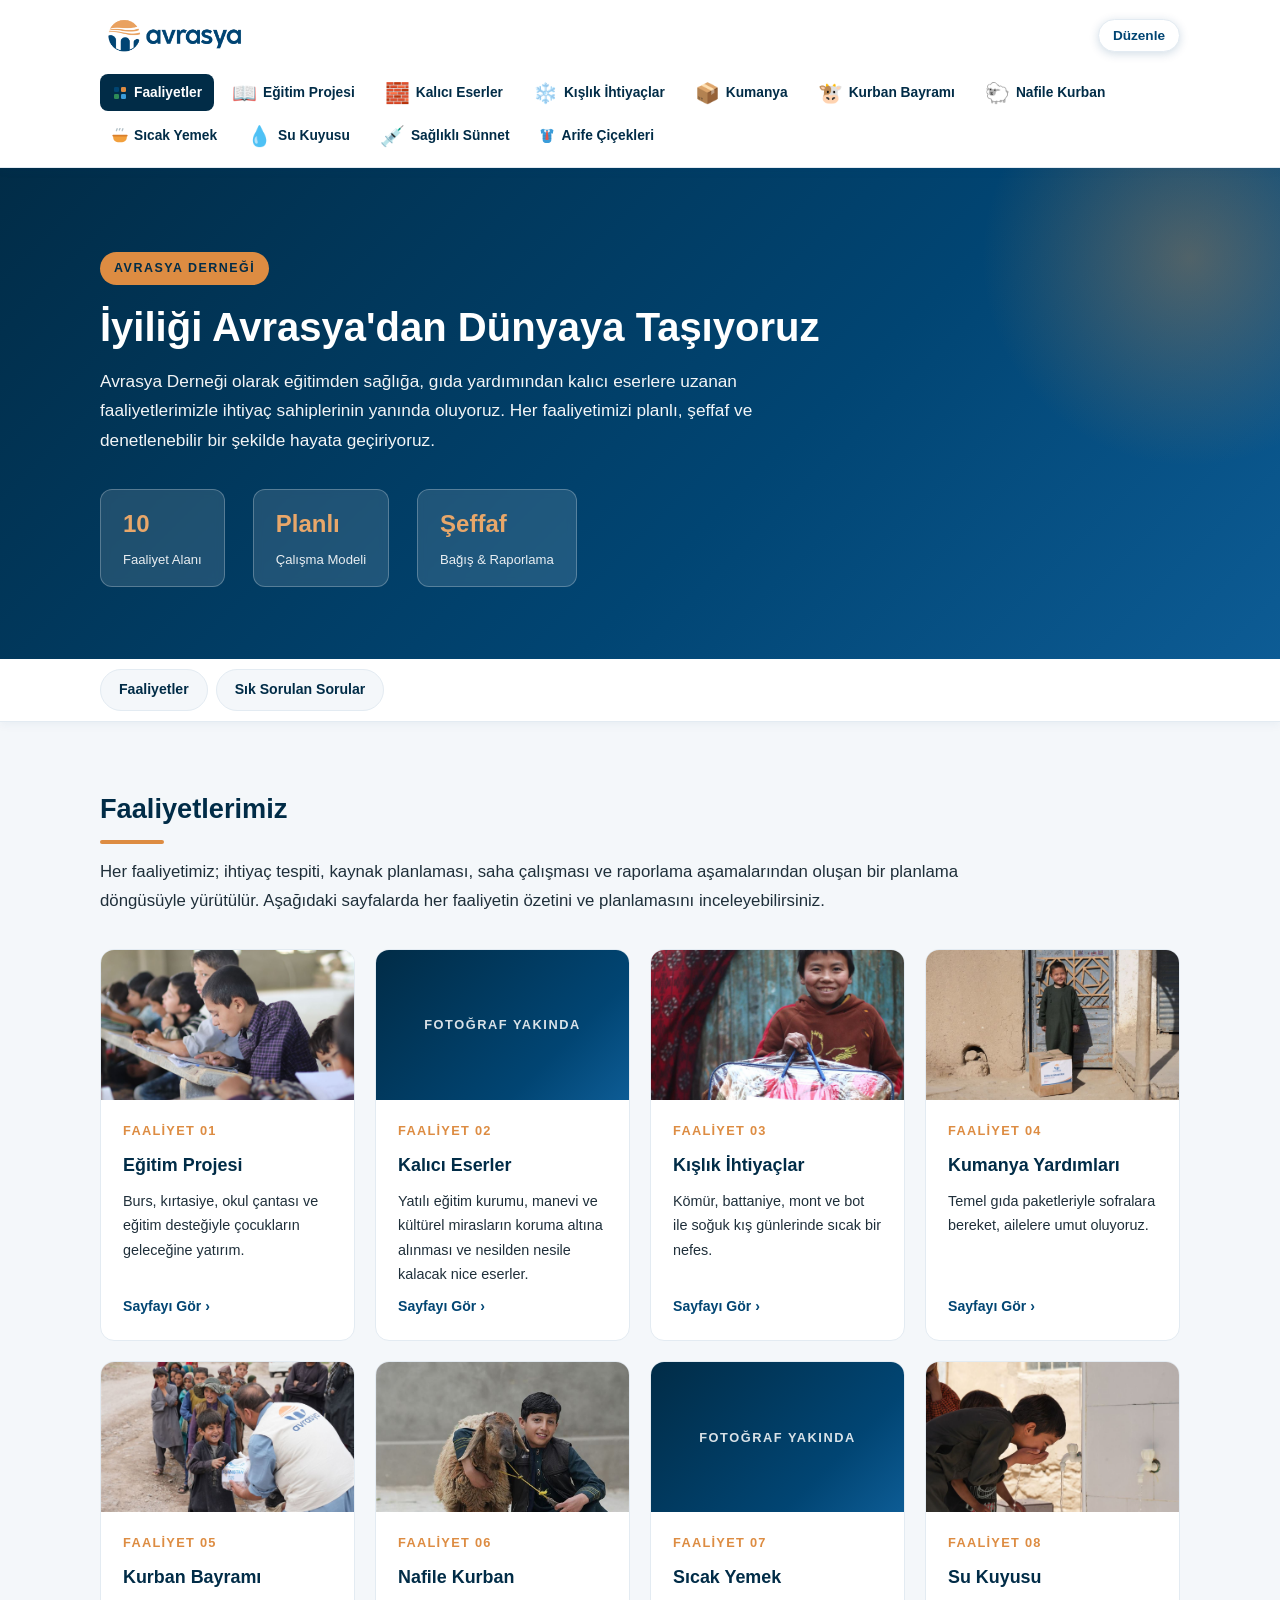
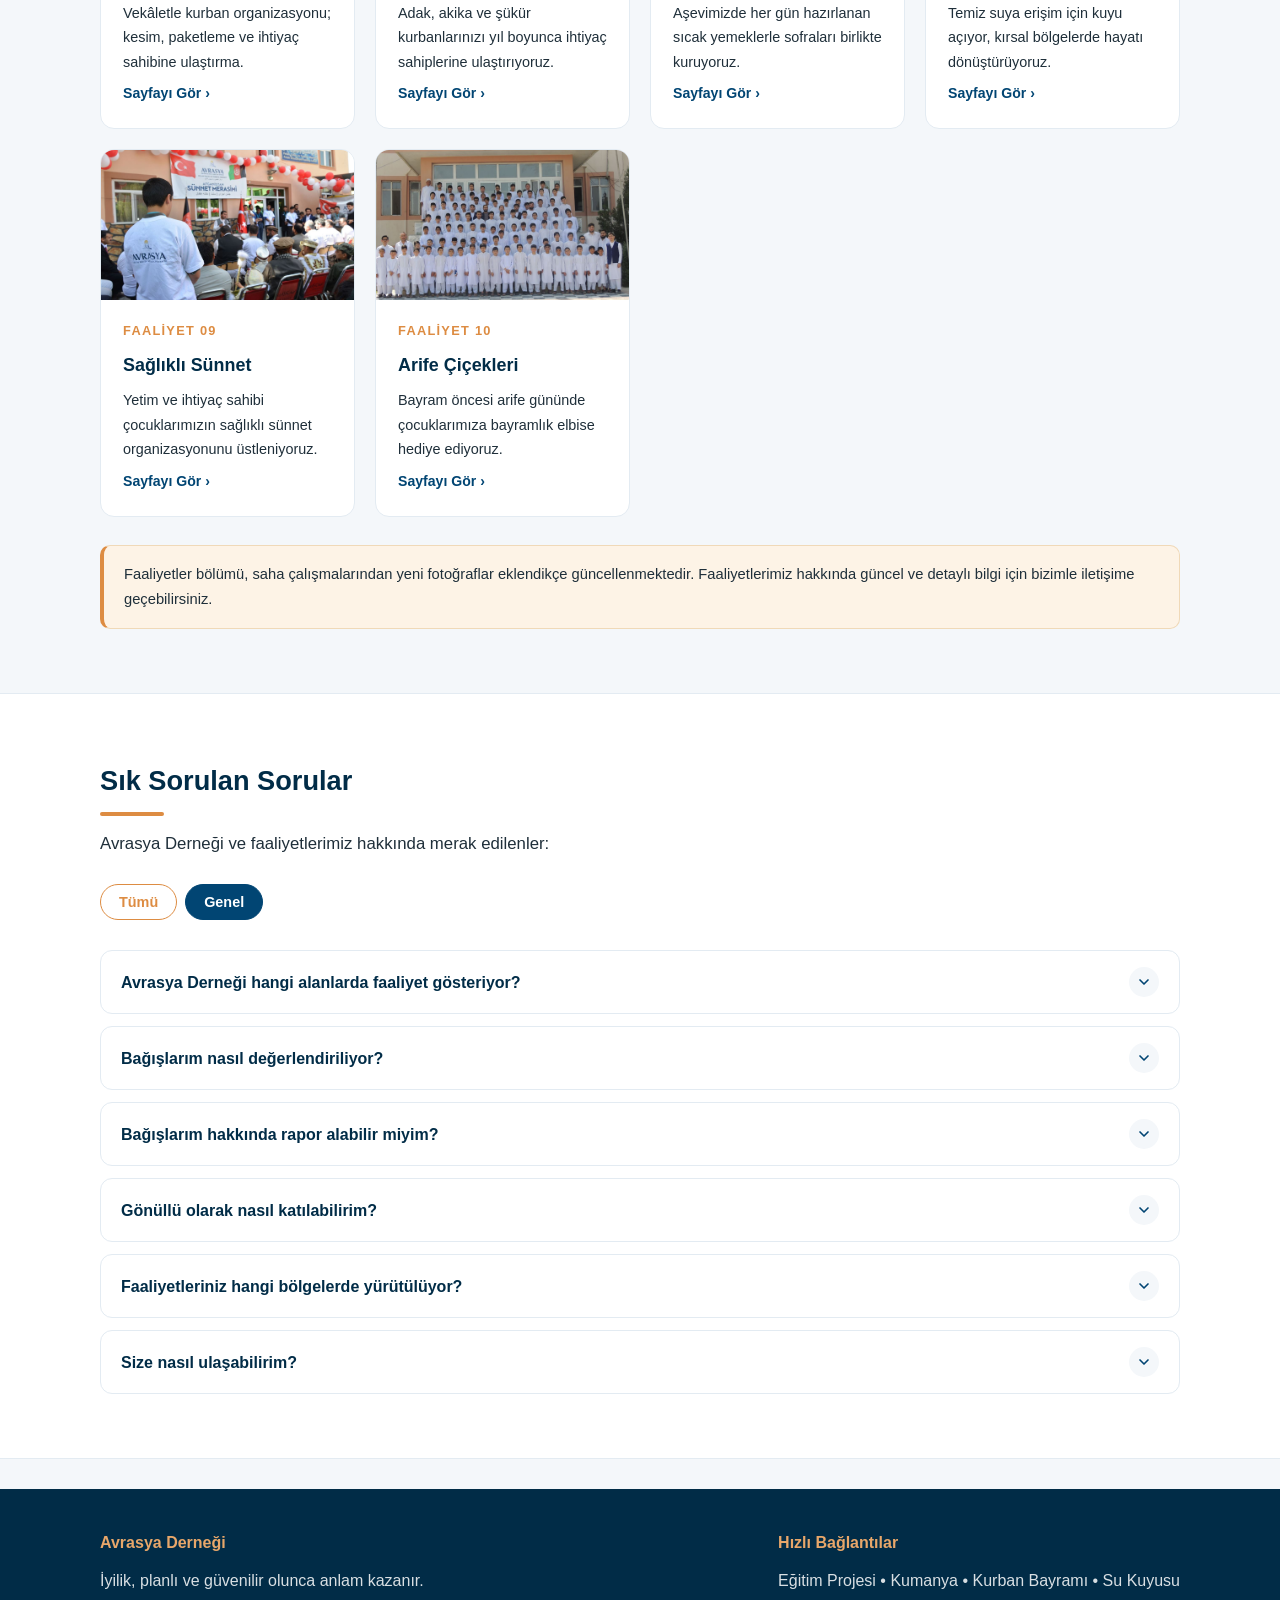
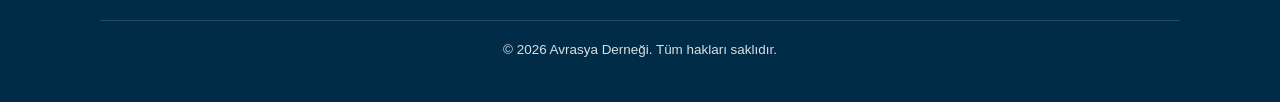
<file: index.html>
<!DOCTYPE html>
<html lang="tr">
<head>
  <meta charset="UTF-8">
  <meta name="viewport" content="width=device-width, initial-scale=1.0">
  <title>Faaliyetlerimiz – Avrasya Derneği</title>
  <link rel="stylesheet" href="style.css">
  <link rel="stylesheet" href="lib/fa/css/fontawesome.min.css">
  <link rel="stylesheet" href="lib/fa/css/solid.min.css">
  <link rel="stylesheet" href="lib/fa/css/brands.min.css">
</head>
<body>

  <header class="site-header">
    <div class="header-inner">
      <a class="brand" href="index.html">
        <img src="logo-yatay.png" alt="Avrasya Derneği Logosu" class="brand-logo">
      </a>
      <button class="menu-toggle" type="button" aria-label="Menüyü Aç" aria-expanded="false">
        <span class="menu-bar"></span>
        <span class="menu-bar"></span>
        <span class="menu-bar"></span>
      </button>
      <nav class="main-nav">
        <a href="index.html" class="aktif"><svg class="nav-ikon" viewBox="0 0 24 24" width="16" height="16" aria-hidden="true"><rect x="3" y="3" width="7.5" height="7.5" rx="2" fill="#014573"/><rect x="13.5" y="3" width="7.5" height="7.5" rx="2" fill="#dd8c42"/><rect x="3" y="13.5" width="7.5" height="7.5" rx="2" fill="#2e8b57"/><rect x="13.5" y="13.5" width="7.5" height="7.5" rx="2" fill="#3b9cd9"/></svg>Faaliyetler</a>
        <a href="egitim-projesi.html"><svg class="nav-ikon" viewBox="0 0 24 24" width="16" height="16" aria-hidden="true"><path d="M22 9.5 12 4.5 2 9.5l10 5 10-5z" fill="#3b9cd9"/><path d="M6.5 11.9v3.9c0 1.7 2.5 3 5.5 3s5.5-1.3 5.5-3v-3.9L12 14.6l-5.5-2.7z" fill="#014573"/><path d="M21.3 9.5 12 4.9 2.7 9.5" fill="none" stroke="#ffffff" stroke-width="0.8" opacity="0.6"/></svg>Eğitim Projesi</a>
        <a href="kalici-eserler.html"><svg class="nav-ikon" viewBox="0 0 24 24" width="16" height="16" aria-hidden="true"><rect x="3.2" y="11" width="2.4" height="9" rx="1.1" fill="#2e8b57"/><rect x="18.4" y="11" width="2.4" height="9" rx="1.1" fill="#2e8b57"/><path d="M12 3c-3.1 0-5.6 2.5-5.6 5.6 0 .8.2 1.6.6 2.3h10c.4-.7.6-1.5.6-2.3C17.6 5.5 15.1 3 12 3z" fill="#0d5c95"/><path d="M5.7 11h12.6c.5 0 .8.5.6 1L17 21H7L5.1 12c-.2-.5.1-1 .6-1z" fill="#dd8c42"/><path d="M10.4 21v-4.4c0-1 .7-1.7 1.6-1.7s1.6.7 1.6 1.7V21h-3.2z" fill="#b5651d"/><circle cx="15.7" cy="2.9" r="1.1" fill="#f5c542"/></svg>Kalıcı Eserler</a>
        <a href="kislik-ihtiyaclar.html"><svg class="nav-ikon" viewBox="0 0 24 24" width="16" height="16" aria-hidden="true"><line x1="2.5" y1="12" x2="21.5" y2="12" stroke="#3b9cd9" stroke-width="2.6" stroke-linecap="round"/><line x1="12" y1="2.5" x2="12" y2="21.5" stroke="#3b9cd9" stroke-width="2.6" stroke-linecap="round"/><path d="M20 16.5l-4-4.5 4-4.5" fill="none" stroke="#3b9cd9" stroke-width="2.6" stroke-linecap="round" stroke-linejoin="round"/><path d="M4 7.5l4 4.5-4 4.5" fill="none" stroke="#3b9cd9" stroke-width="2.6" stroke-linecap="round" stroke-linejoin="round"/><path d="M16 4l-4 4-4-4" fill="none" stroke="#3b9cd9" stroke-width="2.6" stroke-linecap="round" stroke-linejoin="round"/><path d="M8 20l4-4 4 4" fill="none" stroke="#3b9cd9" stroke-width="2.6" stroke-linecap="round" stroke-linejoin="round"/></svg>Kışlık İhtiyaçlar</a>
        <a href="kumanya.html"><svg class="nav-ikon" viewBox="0 0 24 24" width="16" height="16" aria-hidden="true"><rect x="3.5" y="8" width="17" height="12" rx="2" fill="#c98a4b"/><rect x="3.5" y="7.6" width="17" height="2.8" rx="1" fill="#e0a568"/><rect x="10.4" y="8" width="3.2" height="12" fill="#f5e6c8"/></svg>Kumanya</a>
        <a href="kurban-bayrami.html"><svg class="nav-ikon" viewBox="0 0 24 24" width="16" height="16" aria-hidden="true"><path d="M5 14.4c-.9 0-1.7.8-1.7 1.7 0 .8.5 1.4 1.2 1.7.6 1.2 1.8 2 3.2 2h6c1.9 0 3.4-1.5 3.4-3.4 0-.5-.1-1-.3-1.4.9-.3 1.5-1.1 1.5-2.1 0-1.2-1-2.2-2.2-2.2-.3 0-.7.1-1 .2-.6-1.6-2.1-2.7-3.9-2.7-2.2 0-4 1.6-4.3 3.7-.3-.1-.7-.1-1-.1-1.2 0-2.2 1-2.2 2.2 0 .3.1.6.2.8z" fill="#fafafa" stroke="#8c939b" stroke-width="1"/><circle cx="17.3" cy="11.9" r="2.9" fill="#8c939b"/><circle cx="18.6" cy="11.1" r="0.55" fill="#ffffff"/><path d="M17.6 9.2l1.3-1.7" stroke="#8c939b" stroke-width="1.2" stroke-linecap="round"/><rect x="6.2" y="19.2" width="1.4" height="2.3" rx="0.7" fill="#8c939b"/><rect x="9.6" y="19.2" width="1.4" height="2.3" rx="0.7" fill="#8c939b"/><rect x="13.4" y="19.2" width="1.4" height="2.3" rx="0.7" fill="#8c939b"/></svg>Kurban Bayramı</a>
        <a href="nafile-kurban.html"><svg class="nav-ikon" viewBox="0 0 24 24" width="16" height="16" aria-hidden="true"><path d="M20.84 4.61a5.5 5.5 0 0 0-7.78 0L12 5.67l-1.06-1.06a5.5 5.5 0 0 0-7.78 7.78l1.06 1.06L12 21.23l7.78-7.78 1.06-1.06a5.5 5.5 0 0 0 0-7.78z" fill="#e2574c"/><circle cx="9.2" cy="8.8" r="1.3" fill="#f7a89f" opacity="0.7"/></svg>Nafile Kurban</a>
        <a href="sicak-yemek.html"><svg class="nav-ikon" viewBox="0 0 24 24" width="16" height="16" aria-hidden="true"><g transform="translate(12 12) scale(1.08 1.15) translate(-12 -12)"><path d="M2.5 12h19v1.5a6.5 6.5 0 0 1-6.5 6.5H9a6.5 6.5 0 0 1-6.5-6.5V12z" fill="#f2a03d"/><path d="M2.5 11.5h19" stroke="#d97f2b" stroke-width="2.2" stroke-linecap="round"/><path d="M8 2.5c0 1-.9 1.4-.9 2.5" stroke="#b0bec5" stroke-width="1.8" stroke-linecap="round" fill="none"/><path d="M12 1.8c0 1-.9 1.4-.9 2.5" stroke="#b0bec5" stroke-width="1.8" stroke-linecap="round" fill="none"/><path d="M16 2.5c0 1-.9 1.4-.9 2.5" stroke="#b0bec5" stroke-width="1.8" stroke-linecap="round" fill="none"/></g></svg>Sıcak Yemek</a>
        <a href="su-kuyusu.html"><svg class="nav-ikon" viewBox="0 0 24 24" width="16" height="16" aria-hidden="true"><path d="M12 2.5 17.8 8.3a8.2 8.2 0 1 1-11.6 0L12 2.5z" fill="#3b9cd9"/><circle cx="9.5" cy="14" r="1.7" fill="#cfeafd" opacity="0.85"/></svg>Su Kuyusu</a>
        <a href="saglikli-sunnet.html"><svg class="nav-ikon" viewBox="0 0 24 24" width="16" height="16" aria-hidden="true"><circle cx="12" cy="12" r="9" fill="#fafafa" stroke="#e2574c" stroke-width="1.4"/><path d="M12 8v8M8 12h8" stroke="#e2574c" stroke-width="2.4" stroke-linecap="round"/></svg>Sağlıklı Sünnet</a>
        <a href="arife-cicekleri.html"><svg class="nav-ikon" viewBox="0 0 24 24" width="16" height="16" aria-hidden="true"><g transform="translate(12 12) scale(1.12) translate(-12 -12)"><path d="M12 3.4c-2.1 0-3.9-.6-5.2-1.2L3.4 4.1l.9 4.9 1.9-.7V17.4C6.2 19.6 7.9 21.3 10.1 21.3H13.9C16.1 21.3 17.8 19.6 17.8 17.4V8.3L19.7 9l.9-4.9L17.2 2.2C15.9 2.8 14.1 3.4 12 3.4z" fill="#3b9cd9"/><path d="M6.8 2.2 12 3.4l5.2-1.2" stroke="#ffffff" stroke-width="1.1" stroke-linecap="round" opacity="0.5" fill="none"/><path d="M6.4 11.9h11.2M6.4 15h11.2" stroke="#0d5c95" stroke-width="1.1" stroke-linecap="round" opacity="0.35"/><path d="M12 6.4 9.6 2.9c-.8.7-1.4 1.6-1.8 2.7l3 2.1z" fill="#eaf4fb"/><path d="M12 6.4 14.4 2.9c.8.7 1.4 1.6 1.8 2.7l-3 2.1z" fill="#eaf4fb"/><rect x="10.5" y="5.8" width="3" height="1.5" rx="0.6" fill="#e2574c"/><path d="M10.8 7.4h2.4l1 9.4c-.5.4-1.1.6-1.7.6h-1c-.6 0-1.2-.2-1.7-.6l1-9.4z" fill="#e2574c"/></g></svg>Arife Çiçekleri</a>
      </nav>
    </div>
  </header>

  <section class="hero">
    <div class="container">
      <span class="hero-eyebrow">Avrasya Derneği</span>
      <h1>İyiliği Avrasya'dan Dünyaya Taşıyoruz</h1>
      <p class="hero-text">
        Avrasya Derneği olarak eğitimden sağlığa, gıda yardımından kalıcı eserlere uzanan
        faaliyetlerimizle ihtiyaç sahiplerinin yanında oluyoruz. Her faaliyetimizi
        planlı, şeffaf ve denetlenebilir bir şekilde hayata geçiriyoruz.
      </p>
      <div class="hero-metre">
        <div class="metre">
          <strong>10</strong>
          <span>Faaliyet Alanı</span>
        </div>
        <div class="metre">
          <strong>Planlı</strong>
          <span>Çalışma Modeli</span>
        </div>
        <div class="metre">
          <strong>Şeffaf</strong>
          <span>Bağış & Raporlama</span>
        </div>
      </div>
    </div>
  </section>

    <nav class="sekme-bar" aria-label="Sayfa içi gezinme">
    <div class="container sekme-ic">
      <a href="#faaliyetler">Faaliyetler</a>
      <a href="#sss">Sık Sorulan Sorular</a>
    </div>
  </nav>

  <section class="section" id="faaliyetler">

    <div class="container">
      <h2>Faaliyetlerimiz</h2>
      <p class="giris">
        Her faaliyetimiz; ihtiyaç tespiti, kaynak planlaması, saha çalışması ve raporlama
        aşamalarından oluşan bir planlama döngüsüyle yürütülür. Aşağıdaki sayfalarda her
        faaliyetin özetini ve planlamasını inceleyebilirsiniz.
      </p>

      <div class="kart-grid">
        <a class="kart" href="egitim-projesi.html">
          <div class="kart-gorsel">
            <img src="medya/egitim/_pervan_00.JPG" alt="Eğitim Projesi">
          </div>
          <div class="kart-ic">
            <span class="kart-no">FAALİYET 01</span>
            <h3>Eğitim Projesi</h3>
            <p>Burs, kırtasiye, okul çantası ve eğitim desteğiyle çocukların geleceğine yatırım.</p>
            <span class="kart-link">Sayfayı Gör</span>
          </div>
        </a>

        <a class="kart" href="kalici-eserler.html">
          <div class="kart-gorsel placeholder">Fotoğraf yakında</div>
          <div class="kart-ic">
            <span class="kart-no">FAALİYET 02</span>
            <h3>Kalıcı Eserler</h3>
            <p>Yatılı eğitim kurumu, manevi ve kültürel mirasların koruma altına alınması ve nesilden nesile kalacak nice eserler.</p>
            <span class="kart-link">Sayfayı Gör</span>
          </div>
        </a>

        <a class="kart" href="kislik-ihtiyaclar.html">
          <div class="kart-gorsel">
            <img src="medya/kislik-ihtiyac/IMG_5441.JPG" alt="Kışlık İhtiyaçlar">
          </div>
          <div class="kart-ic">
            <span class="kart-no">FAALİYET 03</span>
            <h3>Kışlık İhtiyaçlar</h3>
            <p>Kömür, battaniye, mont ve bot ile soğuk kış günlerinde sıcak bir nefes.</p>
            <span class="kart-link">Sayfayı Gör</span>
          </div>
        </a>

        <a class="kart" href="kumanya.html">
          <div class="kart-gorsel">
            <img src="medya/kumanya/DSC01173.JPG" alt="Kumanya Yardımları">
          </div>
          <div class="kart-ic">
            <span class="kart-no">FAALİYET 04</span>
            <h3>Kumanya Yardımları</h3>
            <p>Temel gıda paketleriyle sofralara bereket, ailelere umut oluyoruz.</p>
            <span class="kart-link">Sayfayı Gör</span>
          </div>
        </a>

        <a class="kart" href="kurban-bayrami.html">
          <div class="kart-gorsel">
            <img src="medya/kurban-bayrami/DSC02216.JPG" alt="Kurban Bayramı">
          </div>
          <div class="kart-ic">
            <span class="kart-no">FAALİYET 05</span>
            <h3>Kurban Bayramı</h3>
            <p>Vekâletle kurban organizasyonu; kesim, paketleme ve ihtiyaç sahibine ulaştırma.</p>
            <span class="kart-link">Sayfayı Gör</span>
          </div>
        </a>

        <a class="kart" href="nafile-kurban.html">
          <div class="kart-gorsel">
            <img src="medya/nafile-kurban/DSC01546.JPG" alt="Nafile Kurban">
          </div>
          <div class="kart-ic">
            <span class="kart-no">FAALİYET 06</span>
            <h3>Nafile Kurban</h3>
            <p>Adak, akika ve şükür kurbanlarınızı yıl boyunca ihtiyaç sahiplerine ulaştırıyoruz.</p>
            <span class="kart-link">Sayfayı Gör</span>
          </div>
        </a>

        <a class="kart" href="sicak-yemek.html">
          <div class="kart-gorsel placeholder">Fotoğraf yakında</div>
          <div class="kart-ic">
            <span class="kart-no">FAALİYET 07</span>
            <h3>Sıcak Yemek</h3>
            <p>Aşevimizde her gün hazırlanan sıcak yemeklerle sofraları birlikte kuruyoruz.</p>
            <span class="kart-link">Sayfayı Gör</span>
          </div>
        </a>

        <a class="kart" href="su-kuyusu.html">
          <div class="kart-gorsel">
            <img src="medya/su-kuyusu/DSC02079.JPG" alt="Su Kuyusu">
          </div>
          <div class="kart-ic">
            <span class="kart-no">FAALİYET 08</span>
            <h3>Su Kuyusu</h3>
            <p>Temiz suya erişim için kuyu açıyor, kırsal bölgelerde hayatı dönüştürüyoruz.</p>
            <span class="kart-link">Sayfayı Gör</span>
          </div>
        </a>

        <a class="kart" href="saglikli-sunnet.html">
          <div class="kart-gorsel">
            <img src="medya/saglikli-sunnet/HAY_9043.JPG" alt="Sağlıklı Sünnet">
          </div>
          <div class="kart-ic">
            <span class="kart-no">FAALİYET 09</span>
            <h3>Sağlıklı Sünnet</h3>
            <p>Yetim ve ihtiyaç sahibi çocuklarımızın sağlıklı sünnet organizasyonunu üstleniyoruz.</p>
            <span class="kart-link">Sayfayı Gör</span>
          </div>
        </a>

        <a class="kart" href="arife-cicekleri.html">
          <div class="kart-gorsel">
            <img src="medya/arife-cicekleri/DSCN3250.JPG" alt="Arife Çiçekleri">
          </div>
          <div class="kart-ic">
            <span class="kart-no">FAALİYET 10</span>
            <h3>Arife Çiçekleri</h3>
            <p>Bayram öncesi arife gününde çocuklarımıza bayramlık elbise hediye ediyoruz.</p>
            <span class="kart-link">Sayfayı Gör</span>
          </div>
        </a>
      </div>

      <p class="not">
        Faaliyetler bölümü, saha çalışmalarından yeni fotoğraflar eklendikçe güncellenmektedir.
        Faaliyetlerimiz hakkında güncel ve detaylı bilgi için bizimle iletişime geçebilirsiniz.
      </p>
    </div>
  </section>

  <section class="section section-alt sss" id="sss">
    <div class="container">
      <h2>Sık Sorulan Sorular</h2>
      <p class="giris">Avrasya Derneği ve faaliyetlerimiz hakkında merak edilenler:</p>
      <div class="sss-tablar">
        <button type="button" class="sss-tab aktif" data-tab-ad="Genel">Genel</button>
      </div>
      <div class="sss-liste" data-tab-ad="Genel">
        <div class="sss-item">
          <div class="sss-soru">
            <span class="sss-metin">Avrasya Derneği hangi alanlarda faaliyet gösteriyor?</span>
            <button class="sss-ac" type="button" aria-label="Yanıtı aç" title="Yanıtı aç"><svg width="16" height="16" viewBox="0 0 24 24" fill="none" stroke="currentColor" stroke-width="2.5" stroke-linecap="round" stroke-linejoin="round" aria-hidden="true"><path d="m6 9 6 6 6-6"></path></svg></button>
          </div>
          <div class="sss-cevap">
            <p>Derneğimiz; eğitim projesi, kalıcı eserler, kışlık ihtiyaçlar, kumanya, kurban bayramı, nafile kurban, sıcak yemek, su kuyusu, sağlıklı sünnet ve arife çiçekleri alanlarında planlı ve şeffaf bir şekilde faaliyet yürütmektedir.</p>
          </div>
        </div>
        <div class="sss-item">
          <div class="sss-soru">
            <span class="sss-metin">Bağışlarım nasıl değerlendiriliyor?</span>
            <button class="sss-ac" type="button" aria-label="Yanıtı aç" title="Yanıtı aç"><svg width="16" height="16" viewBox="0 0 24 24" fill="none" stroke="currentColor" stroke-width="2.5" stroke-linecap="round" stroke-linejoin="round" aria-hidden="true"><path d="m6 9 6 6 6-6"></path></svg></button>
          </div>
          <div class="sss-cevap">
            <p>Bağışlarınız, saha ekiplerimizin önceden tespit ettiği ihtiyaç sahiplerine planlı şekilde ulaştırılır; her aşama kayıt altına alınır ve şeffaf bir şekilde raporlanır.</p>
          </div>
        </div>
        <div class="sss-item">
          <div class="sss-soru">
            <span class="sss-metin">Bağışlarım hakkında rapor alabilir miyim?</span>
            <button class="sss-ac" type="button" aria-label="Yanıtı aç" title="Yanıtı aç"><svg width="16" height="16" viewBox="0 0 24 24" fill="none" stroke="currentColor" stroke-width="2.5" stroke-linecap="round" stroke-linejoin="round" aria-hidden="true"><path d="m6 9 6 6 6-6"></path></svg></button>
          </div>
          <div class="sss-cevap">
            <p>Evet. Kurban, su kuyusu ve kalıcı eser gibi faaliyetlerde bağışçılarımıza görsellerle birlikte detaylı raporlar sunulmaktadır.</p>
          </div>
        </div>
        <div class="sss-item">
          <div class="sss-soru">
            <span class="sss-metin">Gönüllü olarak nasıl katılabilirim?</span>
            <button class="sss-ac" type="button" aria-label="Yanıtı aç" title="Yanıtı aç"><svg width="16" height="16" viewBox="0 0 24 24" fill="none" stroke="currentColor" stroke-width="2.5" stroke-linecap="round" stroke-linejoin="round" aria-hidden="true"><path d="m6 9 6 6 6-6"></path></svg></button>
          </div>
          <div class="sss-cevap">
            <p>Derneğimizle iletişime geçerek gönüllü formu doldurabilir; paketleme, dağıtım ve saha çalışmalarında gönüllü olarak yer alabilirsiniz.</p>
          </div>
        </div>
        <div class="sss-item">
          <div class="sss-soru">
            <span class="sss-metin">Faaliyetleriniz hangi bölgelerde yürütülüyor?</span>
            <button class="sss-ac" type="button" aria-label="Yanıtı aç" title="Yanıtı aç"><svg width="16" height="16" viewBox="0 0 24 24" fill="none" stroke="currentColor" stroke-width="2.5" stroke-linecap="round" stroke-linejoin="round" aria-hidden="true"><path d="m6 9 6 6 6-6"></path></svg></button>
          </div>
          <div class="sss-cevap">
            <p>Faaliyetlerimiz, saha ekiplerimizin ihtiyaç tespiti yaptığı yurt içi ve yurt dışı bölgelerde yürütülmektedir.</p>
          </div>
        </div>
        <div class="sss-item">
          <div class="sss-soru">
            <span class="sss-metin">Size nasıl ulaşabilirim?</span>
            <button class="sss-ac" type="button" aria-label="Yanıtı aç" title="Yanıtı aç"><svg width="16" height="16" viewBox="0 0 24 24" fill="none" stroke="currentColor" stroke-width="2.5" stroke-linecap="round" stroke-linejoin="round" aria-hidden="true"><path d="m6 9 6 6 6-6"></path></svg></button>
          </div>
          <div class="sss-cevap">
            <p>Avrasya Derneği'ne telefon, e-posta ve web sitemiz üzerinden ulaşabilirsiniz. Bağış, gönüllülük ve faaliyetlerimizle ilgili tüm sorularınız için iletişim kanallarımızdan bize ulaşabilir; talepleriniz mesai saatleri içerisinde en kısa sürede ilgili birimlerimiz tarafından yanıtlanır.</p>
          </div>
        </div>
      </div>
    </div>
  </section>
  <footer class="site-footer">
    <div class="container">
      <div class="footer-inner">
        <div>
          <h4>Avrasya Derneği</h4>
          <p>İyilik, planlı ve güvenilir olunca anlam kazanır.</p>
        </div>
        <div>
          <h4>Hızlı Bağlantılar</h4>
          <p>
            <a href="egitim-projesi.html">Eğitim Projesi</a> •
            <a href="kumanya.html">Kumanya</a> •
            <a href="kurban-bayrami.html">Kurban Bayramı</a> •
            <a href="su-kuyusu.html">Su Kuyusu</a>
          </p>
        </div>
      </div>
      <p class="footer-alt">© 2026 Avrasya Derneği. Tüm hakları saklıdır.</p>
    </div>
  </footer>

  <script src="menu.js"></script>
  <script src="duzenle.js"></script>
  <script src="faq.js"></script>
  <script src="iconlar.js"></script>
  <script src="emojiler.js"></script>
  <script src="ikon-secici.js"></script>
</body>
</html>
</file>
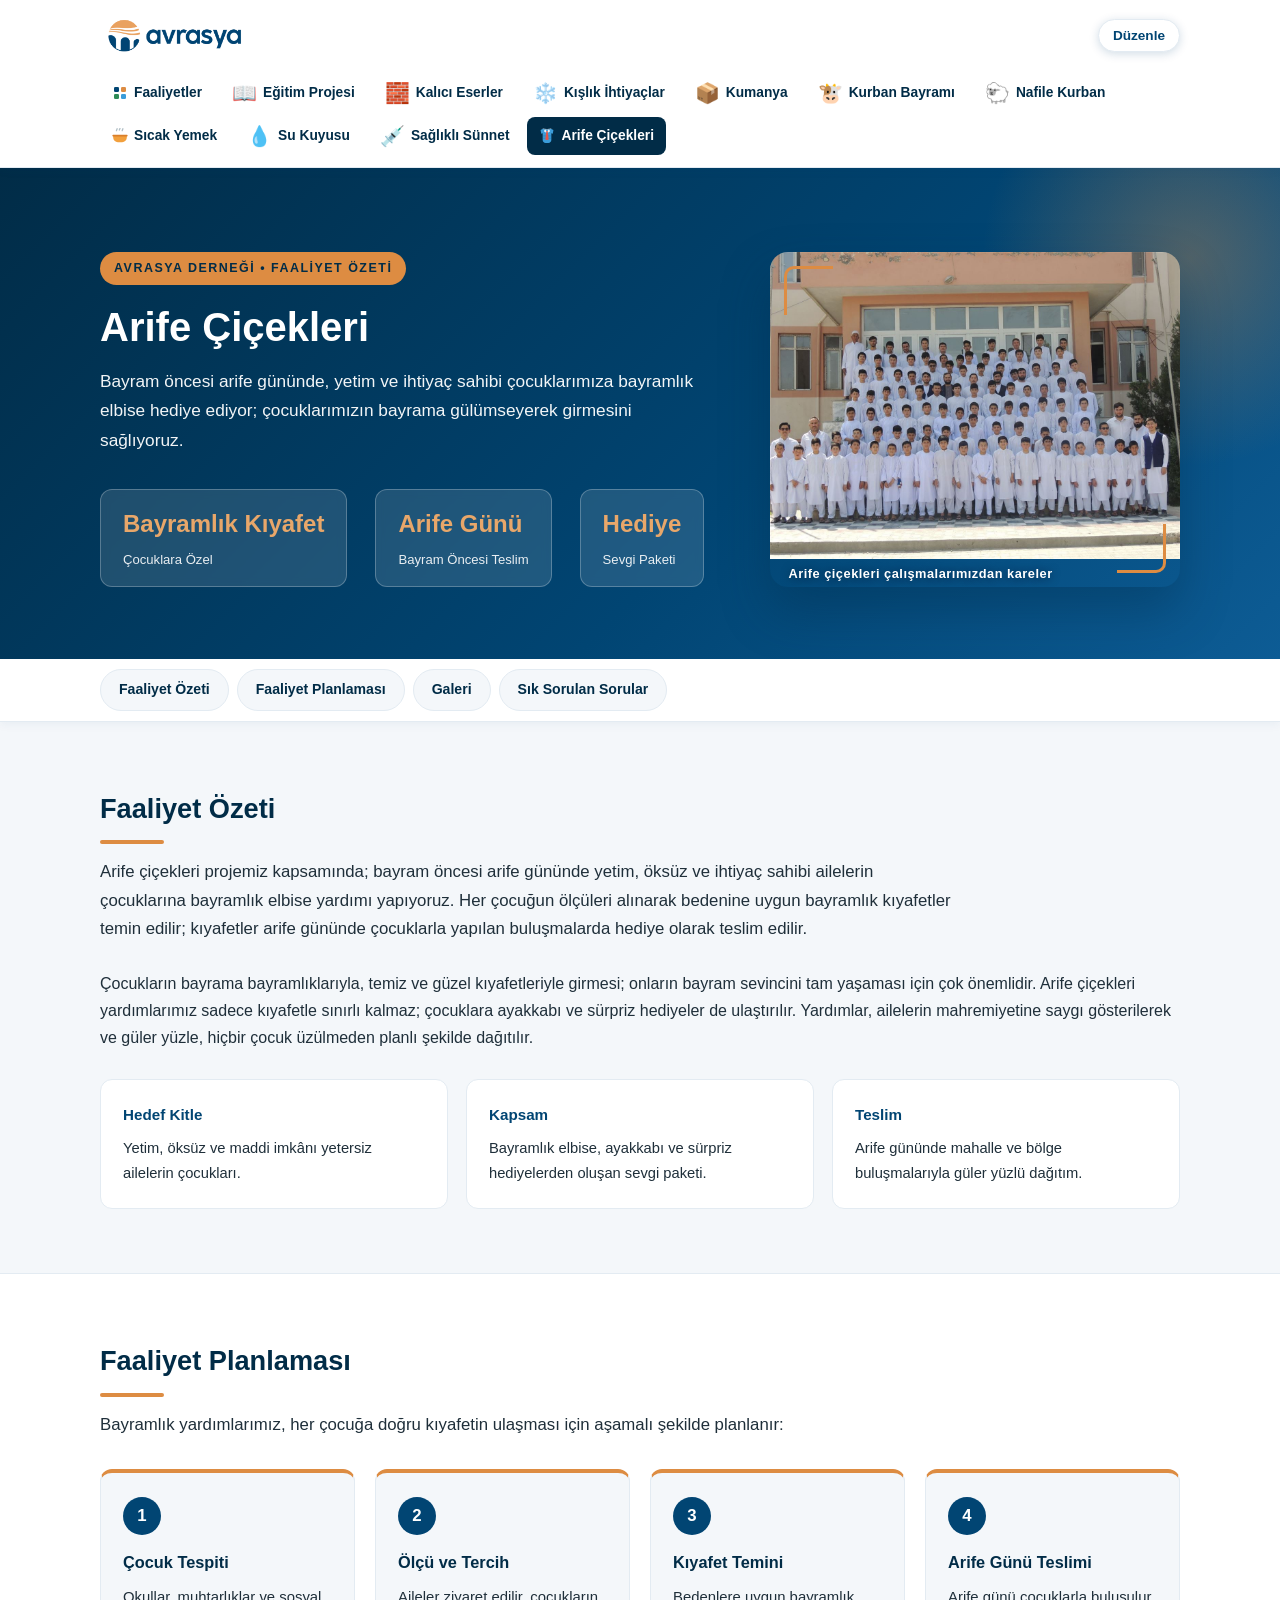
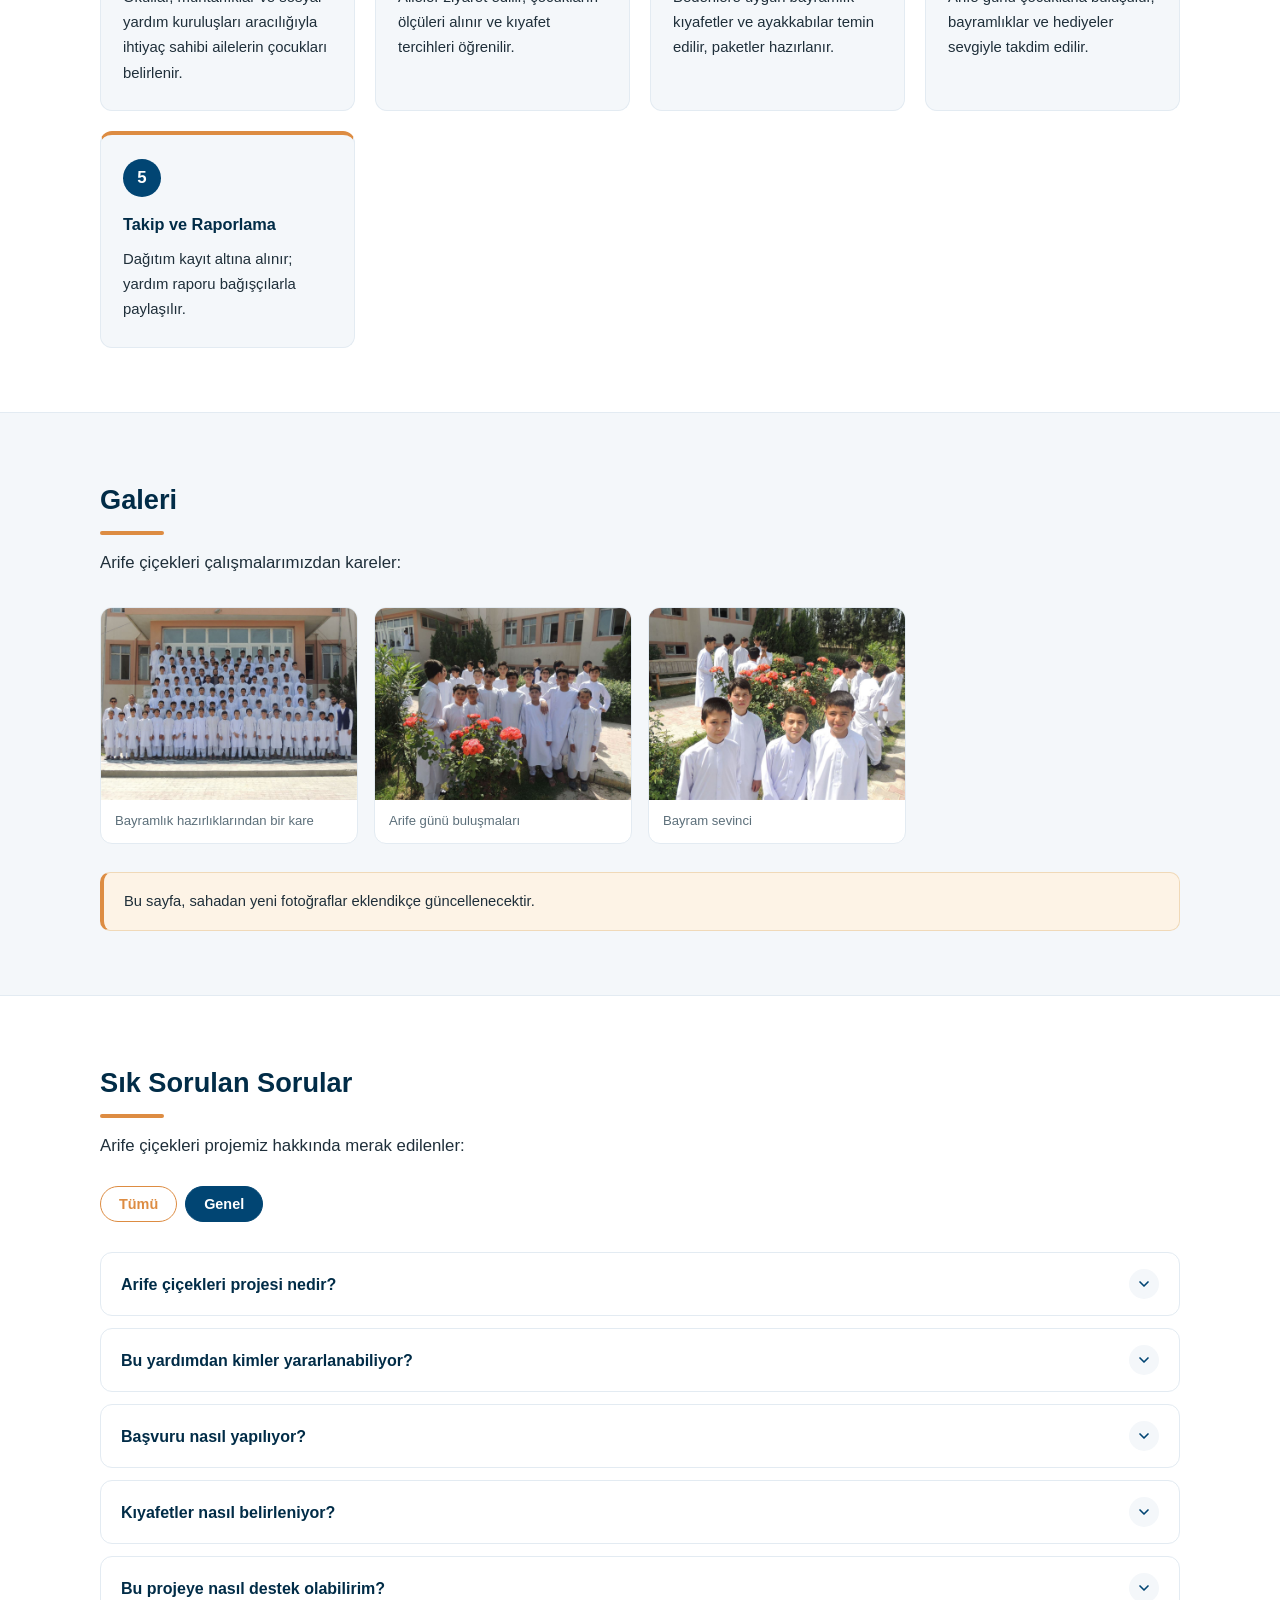
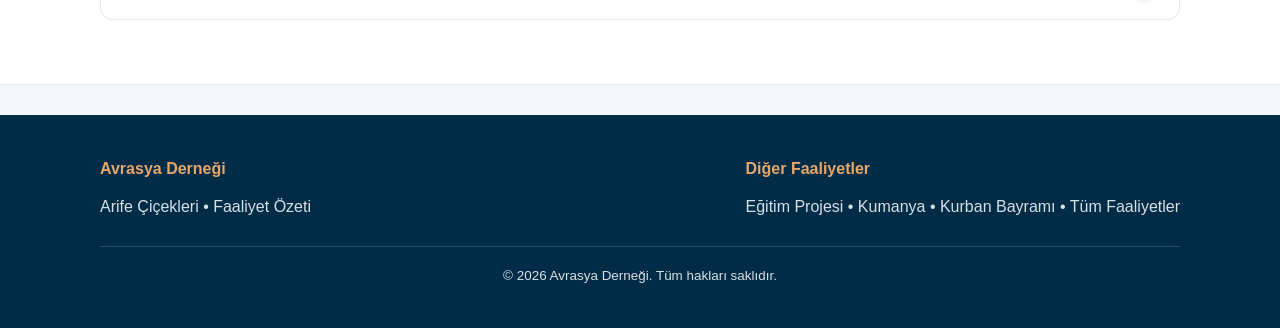
<file: arife-cicekleri.html>
<!DOCTYPE html>
<html lang="tr">
<head>
  <meta charset="UTF-8">
  <meta name="viewport" content="width=device-width, initial-scale=1.0">
  <title>Arife Çiçekleri – Avrasya Derneği</title>
  <link rel="stylesheet" href="style.css">
  <link rel="stylesheet" href="lib/fa/css/fontawesome.min.css">
  <link rel="stylesheet" href="lib/fa/css/solid.min.css">
  <link rel="stylesheet" href="lib/fa/css/brands.min.css">
</head>
<body>

  <header class="site-header">
    <div class="header-inner">
      <a class="brand" href="index.html">
        <img src="logo-yatay.png" alt="Avrasya Derneği Logosu" class="brand-logo">
      </a>
      <button class="menu-toggle" type="button" aria-label="Menüyü Aç" aria-expanded="false">
        <span class="menu-bar"></span>
        <span class="menu-bar"></span>
        <span class="menu-bar"></span>
      </button>
      <nav class="main-nav">
        <a href="index.html"><svg class="nav-ikon" viewBox="0 0 24 24" width="16" height="16" aria-hidden="true"><rect x="3" y="3" width="7.5" height="7.5" rx="2" fill="#014573"/><rect x="13.5" y="3" width="7.5" height="7.5" rx="2" fill="#dd8c42"/><rect x="3" y="13.5" width="7.5" height="7.5" rx="2" fill="#2e8b57"/><rect x="13.5" y="13.5" width="7.5" height="7.5" rx="2" fill="#3b9cd9"/></svg>Faaliyetler</a>
        <a href="egitim-projesi.html"><svg class="nav-ikon" viewBox="0 0 24 24" width="16" height="16" aria-hidden="true"><path d="M22 9.5 12 4.5 2 9.5l10 5 10-5z" fill="#3b9cd9"/><path d="M6.5 11.9v3.9c0 1.7 2.5 3 5.5 3s5.5-1.3 5.5-3v-3.9L12 14.6l-5.5-2.7z" fill="#014573"/><path d="M21.3 9.5 12 4.9 2.7 9.5" fill="none" stroke="#ffffff" stroke-width="0.8" opacity="0.6"/></svg>Eğitim Projesi</a>
        <a href="kalici-eserler.html"><svg class="nav-ikon" viewBox="0 0 24 24" width="16" height="16" aria-hidden="true"><rect x="3.2" y="11" width="2.4" height="9" rx="1.1" fill="#2e8b57"/><rect x="18.4" y="11" width="2.4" height="9" rx="1.1" fill="#2e8b57"/><path d="M12 3c-3.1 0-5.6 2.5-5.6 5.6 0 .8.2 1.6.6 2.3h10c.4-.7.6-1.5.6-2.3C17.6 5.5 15.1 3 12 3z" fill="#0d5c95"/><path d="M5.7 11h12.6c.5 0 .8.5.6 1L17 21H7L5.1 12c-.2-.5.1-1 .6-1z" fill="#dd8c42"/><path d="M10.4 21v-4.4c0-1 .7-1.7 1.6-1.7s1.6.7 1.6 1.7V21h-3.2z" fill="#b5651d"/><circle cx="15.7" cy="2.9" r="1.1" fill="#f5c542"/></svg>Kalıcı Eserler</a>
        <a href="kislik-ihtiyaclar.html"><svg class="nav-ikon" viewBox="0 0 24 24" width="16" height="16" aria-hidden="true"><line x1="2.5" y1="12" x2="21.5" y2="12" stroke="#3b9cd9" stroke-width="2.6" stroke-linecap="round"/><line x1="12" y1="2.5" x2="12" y2="21.5" stroke="#3b9cd9" stroke-width="2.6" stroke-linecap="round"/><path d="M20 16.5l-4-4.5 4-4.5" fill="none" stroke="#3b9cd9" stroke-width="2.6" stroke-linecap="round" stroke-linejoin="round"/><path d="M4 7.5l4 4.5-4 4.5" fill="none" stroke="#3b9cd9" stroke-width="2.6" stroke-linecap="round" stroke-linejoin="round"/><path d="M16 4l-4 4-4-4" fill="none" stroke="#3b9cd9" stroke-width="2.6" stroke-linecap="round" stroke-linejoin="round"/><path d="M8 20l4-4 4 4" fill="none" stroke="#3b9cd9" stroke-width="2.6" stroke-linecap="round" stroke-linejoin="round"/></svg>Kışlık İhtiyaçlar</a>
        <a href="kumanya.html"><svg class="nav-ikon" viewBox="0 0 24 24" width="16" height="16" aria-hidden="true"><rect x="3.5" y="8" width="17" height="12" rx="2" fill="#c98a4b"/><rect x="3.5" y="7.6" width="17" height="2.8" rx="1" fill="#e0a568"/><rect x="10.4" y="8" width="3.2" height="12" fill="#f5e6c8"/></svg>Kumanya</a>
        <a href="kurban-bayrami.html"><svg class="nav-ikon" viewBox="0 0 24 24" width="16" height="16" aria-hidden="true"><path d="M5 14.4c-.9 0-1.7.8-1.7 1.7 0 .8.5 1.4 1.2 1.7.6 1.2 1.8 2 3.2 2h6c1.9 0 3.4-1.5 3.4-3.4 0-.5-.1-1-.3-1.4.9-.3 1.5-1.1 1.5-2.1 0-1.2-1-2.2-2.2-2.2-.3 0-.7.1-1 .2-.6-1.6-2.1-2.7-3.9-2.7-2.2 0-4 1.6-4.3 3.7-.3-.1-.7-.1-1-.1-1.2 0-2.2 1-2.2 2.2 0 .3.1.6.2.8z" fill="#fafafa" stroke="#8c939b" stroke-width="1"/><circle cx="17.3" cy="11.9" r="2.9" fill="#8c939b"/><circle cx="18.6" cy="11.1" r="0.55" fill="#ffffff"/><path d="M17.6 9.2l1.3-1.7" stroke="#8c939b" stroke-width="1.2" stroke-linecap="round"/><rect x="6.2" y="19.2" width="1.4" height="2.3" rx="0.7" fill="#8c939b"/><rect x="9.6" y="19.2" width="1.4" height="2.3" rx="0.7" fill="#8c939b"/><rect x="13.4" y="19.2" width="1.4" height="2.3" rx="0.7" fill="#8c939b"/></svg>Kurban Bayramı</a>
        <a href="nafile-kurban.html"><svg class="nav-ikon" viewBox="0 0 24 24" width="16" height="16" aria-hidden="true"><path d="M20.84 4.61a5.5 5.5 0 0 0-7.78 0L12 5.67l-1.06-1.06a5.5 5.5 0 0 0-7.78 7.78l1.06 1.06L12 21.23l7.78-7.78 1.06-1.06a5.5 5.5 0 0 0 0-7.78z" fill="#e2574c"/><circle cx="9.2" cy="8.8" r="1.3" fill="#f7a89f" opacity="0.7"/></svg>Nafile Kurban</a>
        <a href="sicak-yemek.html"><svg class="nav-ikon" viewBox="0 0 24 24" width="16" height="16" aria-hidden="true"><g transform="translate(12 12) scale(1.08 1.15) translate(-12 -12)"><path d="M2.5 12h19v1.5a6.5 6.5 0 0 1-6.5 6.5H9a6.5 6.5 0 0 1-6.5-6.5V12z" fill="#f2a03d"/><path d="M2.5 11.5h19" stroke="#d97f2b" stroke-width="2.2" stroke-linecap="round"/><path d="M8 2.5c0 1-.9 1.4-.9 2.5" stroke="#b0bec5" stroke-width="1.8" stroke-linecap="round" fill="none"/><path d="M12 1.8c0 1-.9 1.4-.9 2.5" stroke="#b0bec5" stroke-width="1.8" stroke-linecap="round" fill="none"/><path d="M16 2.5c0 1-.9 1.4-.9 2.5" stroke="#b0bec5" stroke-width="1.8" stroke-linecap="round" fill="none"/></g></svg>Sıcak Yemek</a>
        <a href="su-kuyusu.html"><svg class="nav-ikon" viewBox="0 0 24 24" width="16" height="16" aria-hidden="true"><path d="M12 2.5 17.8 8.3a8.2 8.2 0 1 1-11.6 0L12 2.5z" fill="#3b9cd9"/><circle cx="9.5" cy="14" r="1.7" fill="#cfeafd" opacity="0.85"/></svg>Su Kuyusu</a>
        <a href="saglikli-sunnet.html"><svg class="nav-ikon" viewBox="0 0 24 24" width="16" height="16" aria-hidden="true"><circle cx="12" cy="12" r="9" fill="#fafafa" stroke="#e2574c" stroke-width="1.4"/><path d="M12 8v8M8 12h8" stroke="#e2574c" stroke-width="2.4" stroke-linecap="round"/></svg>Sağlıklı Sünnet</a>
        <a href="arife-cicekleri.html" class="aktif"><svg class="nav-ikon" viewBox="0 0 24 24" width="16" height="16" aria-hidden="true"><g transform="translate(12 12) scale(1.12) translate(-12 -12)"><path d="M12 3.4c-2.1 0-3.9-.6-5.2-1.2L3.4 4.1l.9 4.9 1.9-.7V17.4C6.2 19.6 7.9 21.3 10.1 21.3H13.9C16.1 21.3 17.8 19.6 17.8 17.4V8.3L19.7 9l.9-4.9L17.2 2.2C15.9 2.8 14.1 3.4 12 3.4z" fill="#3b9cd9"/><path d="M6.8 2.2 12 3.4l5.2-1.2" stroke="#ffffff" stroke-width="1.1" stroke-linecap="round" opacity="0.5" fill="none"/><path d="M6.4 11.9h11.2M6.4 15h11.2" stroke="#0d5c95" stroke-width="1.1" stroke-linecap="round" opacity="0.35"/><path d="M12 6.4 9.6 2.9c-.8.7-1.4 1.6-1.8 2.7l3 2.1z" fill="#eaf4fb"/><path d="M12 6.4 14.4 2.9c.8.7 1.4 1.6 1.8 2.7l-3 2.1z" fill="#eaf4fb"/><rect x="10.5" y="5.8" width="3" height="1.5" rx="0.6" fill="#e2574c"/><path d="M10.8 7.4h2.4l1 9.4c-.5.4-1.1.6-1.7.6h-1c-.6 0-1.2-.2-1.7-.6l1-9.4z" fill="#e2574c"/></g></svg>Arife Çiçekleri</a>
      </nav>
    </div>
  </header>

  <section class="hero" style="--hero-bg: url('medya/arife-cicekleri/DSCN3250.JPG');">
    <div class="container hero-flex">
      <div class="hero-metin">
        <span class="hero-eyebrow">Avrasya Derneği • Faaliyet Özeti</span>
        <h1>Arife Çiçekleri</h1>
        <p class="hero-text">
          Bayram öncesi arife gününde, yetim ve ihtiyaç sahibi çocuklarımıza bayramlık
          elbise hediye ediyor; çocuklarımızın bayrama gülümseyerek girmesini sağlıyoruz.
        </p>
        <div class="hero-metre">
          <div class="metre">
            <strong>Bayramlık Kıyafet</strong>
            <span>Çocuklara Özel</span>
          </div>
          <div class="metre">
            <strong>Arife Günü</strong>
            <span>Bayram Öncesi Teslim</span>
          </div>
          <div class="metre">
            <strong>Hediye</strong>
            <span>Sevgi Paketi</span>
          </div>
        </div>
      </div>
      <div class="hero-img">
        <img src="medya/arife-cicekleri/DSCN3250.JPG" alt="Arife çiçekleri bayramlık elbise yardımı">
        <span class="hero-img-kutu">Arife çiçekleri çalışmalarımızdan kareler</span>
      </div>
    </div>
  </section>

    <nav class="sekme-bar" aria-label="Sayfa içi gezinme">
    <div class="container sekme-ic">
      <a href="#ozet">Faaliyet Özeti</a>
      <a href="#planlama">Faaliyet Planlaması</a>
      <a href="#galeri">Galeri</a>
      <a href="#sss">Sık Sorulan Sorular</a>
    </div>
  </nav>

  <section class="section" id="ozet">

    <div class="container">
      <h2>Faaliyet Özeti</h2>
      <p class="giris">
        Arife çiçekleri projemiz kapsamında; bayram öncesi arife gününde yetim, öksüz
        ve ihtiyaç sahibi ailelerin çocuklarına bayramlık elbise yardımı yapıyoruz.
        Her çocuğun ölçüleri alınarak bedenine uygun bayramlık kıyafetler temin edilir;
        kıyafetler arife gününde çocuklarla yapılan buluşmalarda hediye olarak teslim
        edilir.
      </p>
      <p>
        Çocukların bayrama bayramlıklarıyla, temiz ve güzel kıyafetleriyle girmesi;
        onların bayram sevincini tam yaşaması için çok önemlidir. Arife çiçekleri
        yardımlarımız sadece kıyafetle sınırlı kalmaz; çocuklara ayakkabı ve sürpriz
        hediyeler de ulaştırılır. Yardımlar, ailelerin mahremiyetine saygı gösterilerek
        ve güler yüzle, hiçbir çocuk üzülmeden planlı şekilde dağıtılır.
      </p>
      <div class="info-grid">
        <div class="info-kutu">
          <h4>Hedef Kitle</h4>
          <p>Yetim, öksüz ve maddi imkânı yetersiz ailelerin çocukları.</p>
        </div>
        <div class="info-kutu">
          <h4>Kapsam</h4>
          <p>Bayramlık elbise, ayakkabı ve sürpriz hediyelerden oluşan sevgi paketi.</p>
        </div>
        <div class="info-kutu">
          <h4>Teslim</h4>
          <p>Arife gününde mahalle ve bölge buluşmalarıyla güler yüzlü dağıtım.</p>
        </div>
      </div>
    </div>
  </section>

  <section class="section section-alt" id="planlama">
    <div class="container">
      <h2>Faaliyet Planlaması</h2>
      <p class="giris">
        Bayramlık yardımlarımız, her çocuğa doğru kıyafetin ulaşması için aşamalı
        şekilde planlanır:
      </p>
      <div class="steps">
        <div class="step">
          <span class="step-num">1</span>
          <h3>Çocuk Tespiti</h3>
          <p>Okullar, muhtarlıklar ve sosyal yardım kuruluşları aracılığıyla ihtiyaç sahibi ailelerin çocukları belirlenir.</p>
        </div>
        <div class="step">
          <span class="step-num">2</span>
          <h3>Ölçü ve Tercih</h3>
          <p>Aileler ziyaret edilir, çocukların ölçüleri alınır ve kıyafet tercihleri öğrenilir.</p>
        </div>
        <div class="step">
          <span class="step-num">3</span>
          <h3>Kıyafet Temini</h3>
          <p>Bedenlere uygun bayramlık kıyafetler ve ayakkabılar temin edilir, paketler hazırlanır.</p>
        </div>
        <div class="step">
          <span class="step-num">4</span>
          <h3>Arife Günü Teslimi</h3>
          <p>Arife günü çocuklarla buluşulur, bayramlıklar ve hediyeler sevgiyle takdim edilir.</p>
        </div>
        <div class="step">
          <span class="step-num">5</span>
          <h3>Takip ve Raporlama</h3>
          <p>Dağıtım kayıt altına alınır; yardım raporu bağışçılarla paylaşılır.</p>
        </div>
      </div>
    </div>
  </section>

  <section class="section" id="galeri">

    <div class="container">
      <h2>Galeri</h2>
      <p class="giris">Arife çiçekleri çalışmalarımızdan kareler:</p>
      <div class="gallery">
        <figure>
          <img src="medya/arife-cicekleri/DSCN3248.JPG" alt="Arife çiçekleri bayramlık elbise yardımı">
          <figcaption>Bayramlık hazırlıklarından bir kare</figcaption>
        </figure>
        <figure>
          <img src="medya/arife-cicekleri/DSCN3271.JPG" alt="Arife çiçekleri bayramlık elbise yardımı">
          <figcaption>Arife günü buluşmaları</figcaption>
        </figure>
        <figure>
          <img src="medya/arife-cicekleri/DSCN3300.JPG" alt="Arife çiçekleri bayramlık elbise yardımı">
          <figcaption>Bayram sevinci</figcaption>
        </figure>
      </div>
      <p class="not">
        Bu sayfa, sahadan yeni fotoğraflar eklendikçe güncellenecektir.
      </p>
    </div>
  </section>

  <section class="section section-alt sss" id="sss">
    <div class="container">
      <h2>Sık Sorulan Sorular</h2>
      <p class="giris">Arife çiçekleri projemiz hakkında merak edilenler:</p>
      <div class="sss-tablar">
        <button type="button" class="sss-tab aktif" data-tab-ad="Genel">Genel</button>
      </div>
      <div class="sss-liste" data-tab-ad="Genel">
        <div class="sss-item">
          <div class="sss-soru">
            <span class="sss-metin">Arife çiçekleri projesi nedir?</span>
            <button class="sss-ac" type="button" aria-label="Yanıtı aç" title="Yanıtı aç"><svg width="16" height="16" viewBox="0 0 24 24" fill="none" stroke="currentColor" stroke-width="2.5" stroke-linecap="round" stroke-linejoin="round" aria-hidden="true"><path d="m6 9 6 6 6-6"></path></svg></button>
          </div>
          <div class="sss-cevap">
            <p>Osmanlı'da, bayram sevincine sabredemeyip bayramlıklarını arife gününden giyen ve sokaklara neşe saçan çocuklara <strong>arife çiçeği</strong> denirdi. Rengârenk kıyafetleri ve coşkularıyla mahalleleri cıvıl cıvıl hâle getiren bu çocuklar, âdeta bayramın müjdecisi sayılırdı.</p>
          </div>
        </div>
        <div class="sss-item">
          <div class="sss-soru">
            <span class="sss-metin">Bu yardımdan kimler yararlanabiliyor?</span>
            <button class="sss-ac" type="button" aria-label="Yanıtı aç" title="Yanıtı aç"><svg width="16" height="16" viewBox="0 0 24 24" fill="none" stroke="currentColor" stroke-width="2.5" stroke-linecap="round" stroke-linejoin="round" aria-hidden="true"><path d="m6 9 6 6 6-6"></path></svg></button>
          </div>
          <div class="sss-cevap">
            <p>Yetim, öksüz ve maddi imkânı yetersiz ailelerin çocukları öncelikli olarak yararlanmaktadır.</p>
          </div>
        </div>
        <div class="sss-item">
          <div class="sss-soru">
            <span class="sss-metin">Başvuru nasıl yapılıyor?</span>
            <button class="sss-ac" type="button" aria-label="Yanıtı aç" title="Yanıtı aç"><svg width="16" height="16" viewBox="0 0 24 24" fill="none" stroke="currentColor" stroke-width="2.5" stroke-linecap="round" stroke-linejoin="round" aria-hidden="true"><path d="m6 9 6 6 6-6"></path></svg></button>
          </div>
          <div class="sss-cevap">
            <p>Aileler, muhtarlıklar ve sosyal yardım kuruluşları aracılığıyla başvuruda bulunabilir; başvurular saha ekibimizce değerlendirilir.</p>
          </div>
        </div>
        <div class="sss-item">
          <div class="sss-soru">
            <span class="sss-metin">Kıyafetler nasıl belirleniyor?</span>
            <button class="sss-ac" type="button" aria-label="Yanıtı aç" title="Yanıtı aç"><svg width="16" height="16" viewBox="0 0 24 24" fill="none" stroke="currentColor" stroke-width="2.5" stroke-linecap="round" stroke-linejoin="round" aria-hidden="true"><path d="m6 9 6 6 6-6"></path></svg></button>
          </div>
          <div class="sss-cevap">
            <p>Her çocuğun ölçüsü ayrıca alınır ve tercihleri dikkate alınarak bedenine uygun bayramlık temin edilir.</p>
          </div>
        </div>
        <div class="sss-item">
          <div class="sss-soru">
            <span class="sss-metin">Bu projeye nasıl destek olabilirim?</span>
            <button class="sss-ac" type="button" aria-label="Yanıtı aç" title="Yanıtı aç"><svg width="16" height="16" viewBox="0 0 24 24" fill="none" stroke="currentColor" stroke-width="2.5" stroke-linecap="round" stroke-linejoin="round" aria-hidden="true"><path d="m6 9 6 6 6-6"></path></svg></button>
          </div>
          <div class="sss-cevap">
            <p>Bir çocuğun bayramlığını üstlenerek ya da paketleme ve dağıtım gönüllüsü olarak projeye destek olabilirsiniz.</p>
          </div>
        </div>
      </div>
    </div>
  </section>
  <footer class="site-footer">
    <div class="container">
      <div class="footer-inner">
        <div>
          <h4>Avrasya Derneği</h4>
          <p>Arife Çiçekleri • Faaliyet Özeti</p>
        </div>
        <div>
          <h4>Diğer Faaliyetler</h4>
          <p>
            <a href="egitim-projesi.html">Eğitim Projesi</a> •
            <a href="kumanya.html">Kumanya</a> •
            <a href="kurban-bayrami.html">Kurban Bayramı</a> •
            <a href="index.html">Tüm Faaliyetler</a>
          </p>
        </div>
      </div>
      <p class="footer-alt">© 2026 Avrasya Derneği. Tüm hakları saklıdır.</p>
    </div>
  </footer>

  <script src="menu.js"></script>
  <script src="duzenle.js"></script>
  <script src="faq.js"></script>
  <script src="iconlar.js"></script>
  <script src="emojiler.js"></script>
  <script src="ikon-secici.js"></script>
</body>
</html>
</file>
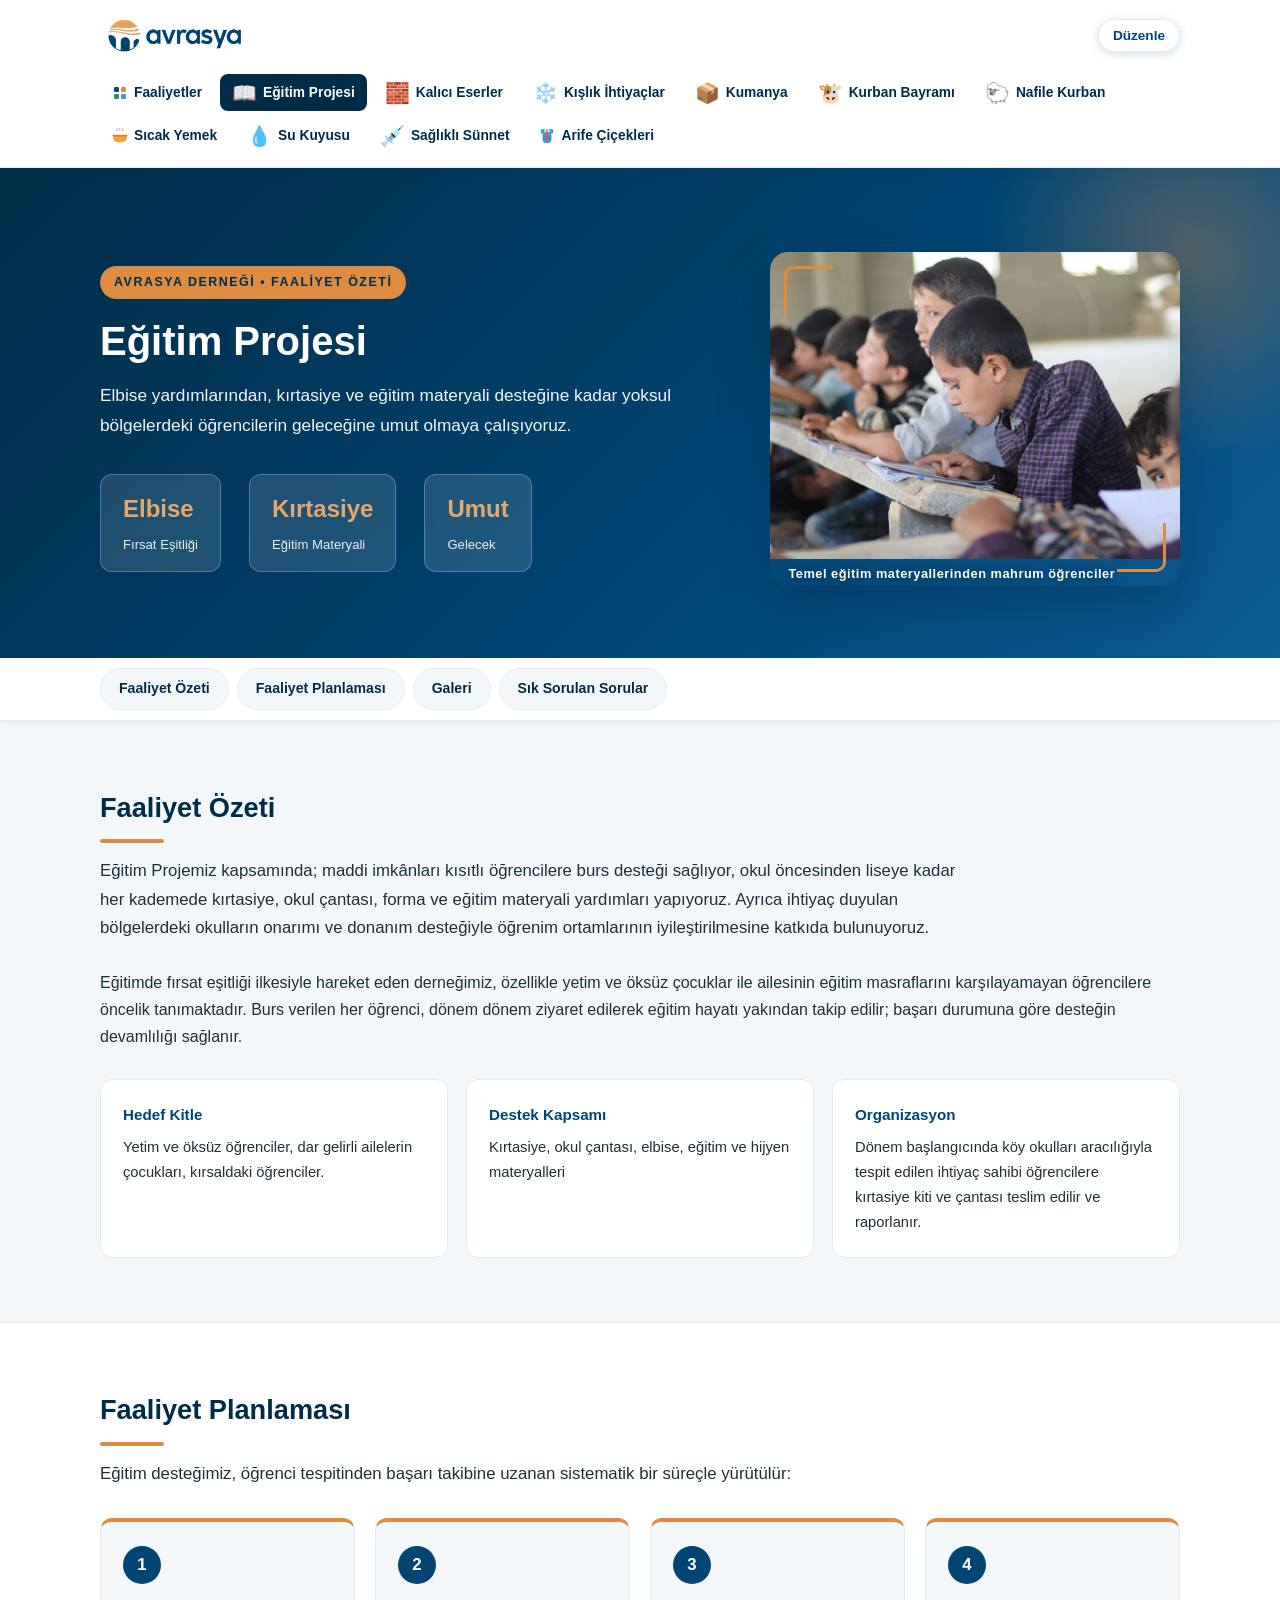
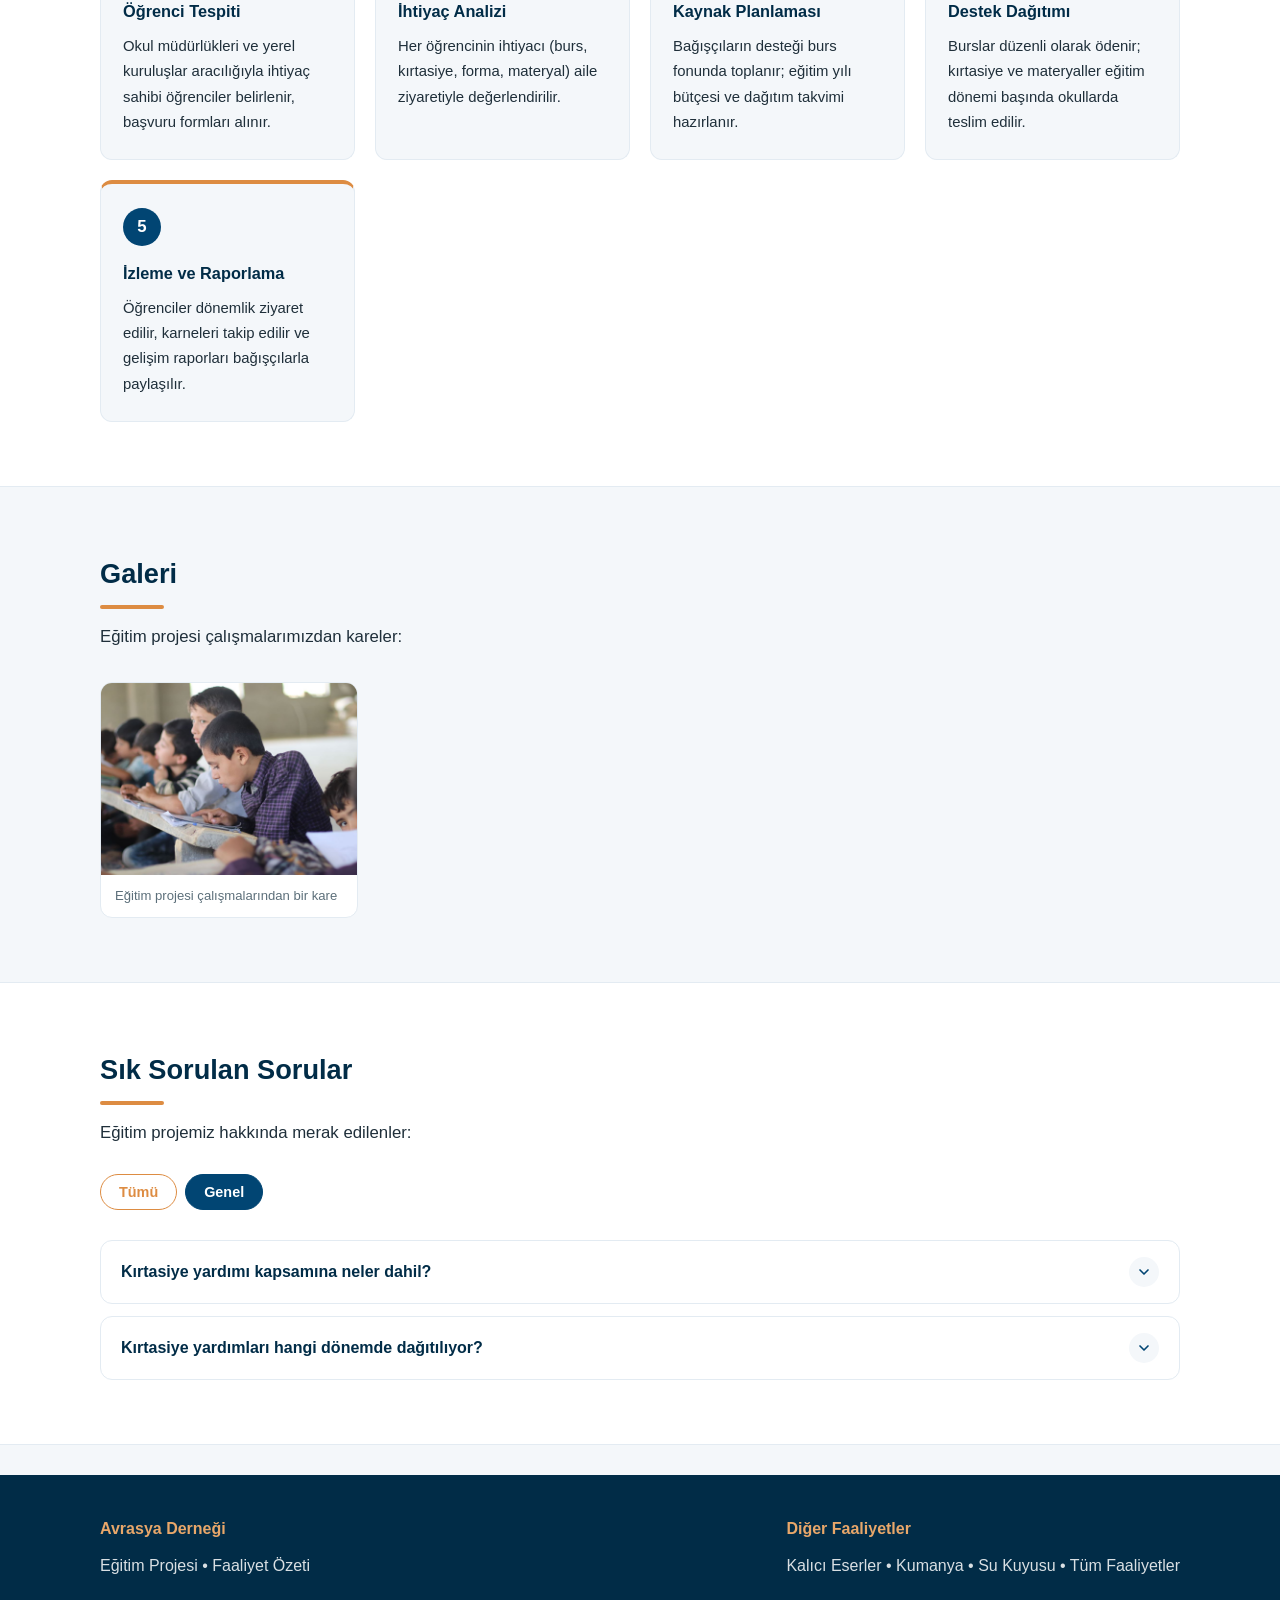
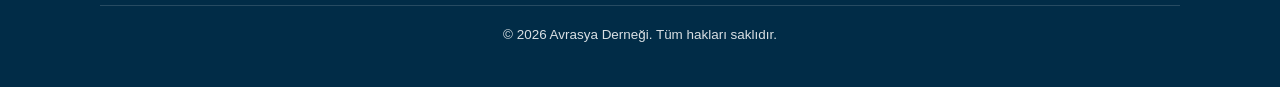
<file: egitim-projesi.html>
<!DOCTYPE html>
<html lang="tr">
<head>
  <meta charset="UTF-8">
  <meta name="viewport" content="width=device-width, initial-scale=1.0">
  <title>Eğitim Projesi – Avrasya Derneği</title>
  <link rel="stylesheet" href="style.css">
  <link rel="stylesheet" href="lib/fa/css/fontawesome.min.css">
  <link rel="stylesheet" href="lib/fa/css/solid.min.css">
  <link rel="stylesheet" href="lib/fa/css/brands.min.css">
</head>
<body>

  <header class="site-header">
    <div class="header-inner">
      <a class="brand" href="index.html">
        <img src="logo-yatay.png" alt="Avrasya Derneği Logosu" class="brand-logo">
      </a>
      <button class="menu-toggle" type="button" aria-label="Menüyü Aç" aria-expanded="false">
        <span class="menu-bar"></span>
        <span class="menu-bar"></span>
        <span class="menu-bar"></span>
      </button>
      <nav class="main-nav">
        <a href="index.html"><svg class="nav-ikon" viewBox="0 0 24 24" width="16" height="16" aria-hidden="true"><rect x="3" y="3" width="7.5" height="7.5" rx="2" fill="#014573"/><rect x="13.5" y="3" width="7.5" height="7.5" rx="2" fill="#dd8c42"/><rect x="3" y="13.5" width="7.5" height="7.5" rx="2" fill="#2e8b57"/><rect x="13.5" y="13.5" width="7.5" height="7.5" rx="2" fill="#3b9cd9"/></svg>Faaliyetler</a>
        <a href="egitim-projesi.html" class="aktif"><svg class="nav-ikon" viewBox="0 0 24 24" width="16" height="16" aria-hidden="true"><path d="M22 9.5 12 4.5 2 9.5l10 5 10-5z" fill="#3b9cd9"/><path d="M6.5 11.9v3.9c0 1.7 2.5 3 5.5 3s5.5-1.3 5.5-3v-3.9L12 14.6l-5.5-2.7z" fill="#014573"/><path d="M21.3 9.5 12 4.9 2.7 9.5" fill="none" stroke="#ffffff" stroke-width="0.8" opacity="0.6"/></svg>Eğitim Projesi</a>
        <a href="kalici-eserler.html"><svg class="nav-ikon" viewBox="0 0 24 24" width="16" height="16" aria-hidden="true"><rect x="3.2" y="11" width="2.4" height="9" rx="1.1" fill="#2e8b57"/><rect x="18.4" y="11" width="2.4" height="9" rx="1.1" fill="#2e8b57"/><path d="M12 3c-3.1 0-5.6 2.5-5.6 5.6 0 .8.2 1.6.6 2.3h10c.4-.7.6-1.5.6-2.3C17.6 5.5 15.1 3 12 3z" fill="#0d5c95"/><path d="M5.7 11h12.6c.5 0 .8.5.6 1L17 21H7L5.1 12c-.2-.5.1-1 .6-1z" fill="#dd8c42"/><path d="M10.4 21v-4.4c0-1 .7-1.7 1.6-1.7s1.6.7 1.6 1.7V21h-3.2z" fill="#b5651d"/><circle cx="15.7" cy="2.9" r="1.1" fill="#f5c542"/></svg>Kalıcı Eserler</a>
        <a href="kislik-ihtiyaclar.html"><svg class="nav-ikon" viewBox="0 0 24 24" width="16" height="16" aria-hidden="true"><line x1="2.5" y1="12" x2="21.5" y2="12" stroke="#3b9cd9" stroke-width="2.6" stroke-linecap="round"/><line x1="12" y1="2.5" x2="12" y2="21.5" stroke="#3b9cd9" stroke-width="2.6" stroke-linecap="round"/><path d="M20 16.5l-4-4.5 4-4.5" fill="none" stroke="#3b9cd9" stroke-width="2.6" stroke-linecap="round" stroke-linejoin="round"/><path d="M4 7.5l4 4.5-4 4.5" fill="none" stroke="#3b9cd9" stroke-width="2.6" stroke-linecap="round" stroke-linejoin="round"/><path d="M16 4l-4 4-4-4" fill="none" stroke="#3b9cd9" stroke-width="2.6" stroke-linecap="round" stroke-linejoin="round"/><path d="M8 20l4-4 4 4" fill="none" stroke="#3b9cd9" stroke-width="2.6" stroke-linecap="round" stroke-linejoin="round"/></svg>Kışlık İhtiyaçlar</a>
        <a href="kumanya.html"><svg class="nav-ikon" viewBox="0 0 24 24" width="16" height="16" aria-hidden="true"><rect x="3.5" y="8" width="17" height="12" rx="2" fill="#c98a4b"/><rect x="3.5" y="7.6" width="17" height="2.8" rx="1" fill="#e0a568"/><rect x="10.4" y="8" width="3.2" height="12" fill="#f5e6c8"/></svg>Kumanya</a>
        <a href="kurban-bayrami.html"><svg class="nav-ikon" viewBox="0 0 24 24" width="16" height="16" aria-hidden="true"><path d="M5 14.4c-.9 0-1.7.8-1.7 1.7 0 .8.5 1.4 1.2 1.7.6 1.2 1.8 2 3.2 2h6c1.9 0 3.4-1.5 3.4-3.4 0-.5-.1-1-.3-1.4.9-.3 1.5-1.1 1.5-2.1 0-1.2-1-2.2-2.2-2.2-.3 0-.7.1-1 .2-.6-1.6-2.1-2.7-3.9-2.7-2.2 0-4 1.6-4.3 3.7-.3-.1-.7-.1-1-.1-1.2 0-2.2 1-2.2 2.2 0 .3.1.6.2.8z" fill="#fafafa" stroke="#8c939b" stroke-width="1"/><circle cx="17.3" cy="11.9" r="2.9" fill="#8c939b"/><circle cx="18.6" cy="11.1" r="0.55" fill="#ffffff"/><path d="M17.6 9.2l1.3-1.7" stroke="#8c939b" stroke-width="1.2" stroke-linecap="round"/><rect x="6.2" y="19.2" width="1.4" height="2.3" rx="0.7" fill="#8c939b"/><rect x="9.6" y="19.2" width="1.4" height="2.3" rx="0.7" fill="#8c939b"/><rect x="13.4" y="19.2" width="1.4" height="2.3" rx="0.7" fill="#8c939b"/></svg>Kurban Bayramı</a>
        <a href="nafile-kurban.html"><svg class="nav-ikon" viewBox="0 0 24 24" width="16" height="16" aria-hidden="true"><path d="M20.84 4.61a5.5 5.5 0 0 0-7.78 0L12 5.67l-1.06-1.06a5.5 5.5 0 0 0-7.78 7.78l1.06 1.06L12 21.23l7.78-7.78 1.06-1.06a5.5 5.5 0 0 0 0-7.78z" fill="#e2574c"/><circle cx="9.2" cy="8.8" r="1.3" fill="#f7a89f" opacity="0.7"/></svg>Nafile Kurban</a>
        <a href="sicak-yemek.html"><svg class="nav-ikon" viewBox="0 0 24 24" width="16" height="16" aria-hidden="true"><g transform="translate(12 12) scale(1.08 1.15) translate(-12 -12)"><path d="M2.5 12h19v1.5a6.5 6.5 0 0 1-6.5 6.5H9a6.5 6.5 0 0 1-6.5-6.5V12z" fill="#f2a03d"/><path d="M2.5 11.5h19" stroke="#d97f2b" stroke-width="2.2" stroke-linecap="round"/><path d="M8 2.5c0 1-.9 1.4-.9 2.5" stroke="#b0bec5" stroke-width="1.8" stroke-linecap="round" fill="none"/><path d="M12 1.8c0 1-.9 1.4-.9 2.5" stroke="#b0bec5" stroke-width="1.8" stroke-linecap="round" fill="none"/><path d="M16 2.5c0 1-.9 1.4-.9 2.5" stroke="#b0bec5" stroke-width="1.8" stroke-linecap="round" fill="none"/></g></svg>Sıcak Yemek</a>
        <a href="su-kuyusu.html"><svg class="nav-ikon" viewBox="0 0 24 24" width="16" height="16" aria-hidden="true"><path d="M12 2.5 17.8 8.3a8.2 8.2 0 1 1-11.6 0L12 2.5z" fill="#3b9cd9"/><circle cx="9.5" cy="14" r="1.7" fill="#cfeafd" opacity="0.85"/></svg>Su Kuyusu</a>
        <a href="saglikli-sunnet.html"><svg class="nav-ikon" viewBox="0 0 24 24" width="16" height="16" aria-hidden="true"><circle cx="12" cy="12" r="9" fill="#fafafa" stroke="#e2574c" stroke-width="1.4"/><path d="M12 8v8M8 12h8" stroke="#e2574c" stroke-width="2.4" stroke-linecap="round"/></svg>Sağlıklı Sünnet</a>
        <a href="arife-cicekleri.html"><svg class="nav-ikon" viewBox="0 0 24 24" width="16" height="16" aria-hidden="true"><g transform="translate(12 12) scale(1.12) translate(-12 -12)"><path d="M12 3.4c-2.1 0-3.9-.6-5.2-1.2L3.4 4.1l.9 4.9 1.9-.7V17.4C6.2 19.6 7.9 21.3 10.1 21.3H13.9C16.1 21.3 17.8 19.6 17.8 17.4V8.3L19.7 9l.9-4.9L17.2 2.2C15.9 2.8 14.1 3.4 12 3.4z" fill="#3b9cd9"/><path d="M6.8 2.2 12 3.4l5.2-1.2" stroke="#ffffff" stroke-width="1.1" stroke-linecap="round" opacity="0.5" fill="none"/><path d="M6.4 11.9h11.2M6.4 15h11.2" stroke="#0d5c95" stroke-width="1.1" stroke-linecap="round" opacity="0.35"/><path d="M12 6.4 9.6 2.9c-.8.7-1.4 1.6-1.8 2.7l3 2.1z" fill="#eaf4fb"/><path d="M12 6.4 14.4 2.9c.8.7 1.4 1.6 1.8 2.7l-3 2.1z" fill="#eaf4fb"/><rect x="10.5" y="5.8" width="3" height="1.5" rx="0.6" fill="#e2574c"/><path d="M10.8 7.4h2.4l1 9.4c-.5.4-1.1.6-1.7.6h-1c-.6 0-1.2-.2-1.7-.6l1-9.4z" fill="#e2574c"/></g></svg>Arife Çiçekleri</a>
      </nav>
    </div>
  </header>

  <section class="hero" style="--hero-bg: url('medya/egitim/_pervan_00.JPG');">
    <div class="container hero-flex">
      <div class="hero-metin">
        <span class="hero-eyebrow">Avrasya Derneği • Faaliyet Özeti</span>
        <h1>Eğitim Projesi</h1>
        <p class="hero-text">
          Elbise yardımlarından, kırtasiye ve eğitim materyali
          desteğine kadar yoksul bölgelerdeki öğrencilerin geleceğine umut olmaya çalışıyoruz.
        </p>
        <div class="hero-metre">
          <div class="metre">
            <strong>Elbise</strong>
            <span>Fırsat Eşitliği</span>
          </div>
          <div class="metre">
            <strong>Kırtasiye</strong>
            <span>Eğitim Materyali</span>
          </div>
          <div class="metre">
            <strong>Umut</strong>
            <span>Gelecek</span>
          </div>
        </div>
      </div>
      <div class="hero-img">
        <img src="medya/egitim/_pervan_00.JPG" alt="Eğitim Projesi çalışmaları">
        <span class="hero-img-kutu">Temel eğitim materyallerinden mahrum öğrenciler</span>
      </div>
    </div>
  </section>

    <nav class="sekme-bar" aria-label="Sayfa içi gezinme">
    <div class="container sekme-ic">
      <a href="#ozet">Faaliyet Özeti</a>
      <a href="#planlama">Faaliyet Planlaması</a>
      <a href="#galeri">Galeri</a>
      <a href="#sss">Sık Sorulan Sorular</a>
    </div>
  </nav>

  <section class="section" id="ozet">

    <div class="container">
      <h2>Faaliyet Özeti</h2>
      <p class="giris">
        Eğitim Projemiz kapsamında; maddi imkânları kısıtlı öğrencilere burs desteği
        sağlıyor, okul öncesinden liseye kadar her kademede kırtasiye, okul çantası,
        forma ve eğitim materyali yardımları yapıyoruz. Ayrıca ihtiyaç duyulan
        bölgelerdeki okulların onarımı ve donanım desteğiyle öğrenim ortamlarının
        iyileştirilmesine katkıda bulunuyoruz.
      </p>
      <p>
        Eğitimde fırsat eşitliği ilkesiyle hareket eden derneğimiz, özellikle yetim ve
        öksüz çocuklar ile ailesinin eğitim masraflarını karşılayamayan öğrencilere
        öncelik tanımaktadır. Burs verilen her öğrenci, dönem dönem ziyaret edilerek
        eğitim hayatı yakından takip edilir; başarı durumuna göre desteğin devamlılığı
        sağlanır.
      </p>
      <div class="info-grid">
        <div class="info-kutu">
          <h4>Hedef Kitle</h4>
          <p>Yetim ve öksüz öğrenciler, dar gelirli ailelerin çocukları, kırsaldaki öğrenciler.</p>
        </div>
        <div class="info-kutu">
          <h4>Destek Kapsamı</h4>
          <p>Kırtasiye, okul çantası, elbise, eğitim ve hijyen materyalleri</p>
        </div>
        <div class="info-kutu">
          <h4>Organizasyon</h4>
          <p>Dönem başlangıcında köy okulları aracılığıyla tespit edilen ihtiyaç sahibi öğrencilere kırtasiye kiti ve çantası teslim edilir ve raporlanır.</p>
        </div>
      </div>
    </div>
  </section>

  <section class="section section-alt" id="planlama">
    <div class="container">
      <h2>Faaliyet Planlaması</h2>
      <p class="giris">
        Eğitim desteğimiz, öğrenci tespitinden başarı takibine uzanan sistematik bir
        süreçle yürütülür:
      </p>
      <div class="steps">
        <div class="step">
          <span class="step-num">1</span>
          <h3>Öğrenci Tespiti</h3>
          <p>Okul müdürlükleri ve yerel kuruluşlar aracılığıyla ihtiyaç sahibi öğrenciler belirlenir, başvuru formları alınır.</p>
        </div>
        <div class="step">
          <span class="step-num">2</span>
          <h3>İhtiyaç Analizi</h3>
          <p>Her öğrencinin ihtiyacı (burs, kırtasiye, forma, materyal) aile ziyaretiyle değerlendirilir.</p>
        </div>
        <div class="step">
          <span class="step-num">3</span>
          <h3>Kaynak Planlaması</h3>
          <p>Bağışçıların desteği burs fonunda toplanır; eğitim yılı bütçesi ve dağıtım takvimi hazırlanır.</p>
        </div>
        <div class="step">
          <span class="step-num">4</span>
          <h3>Destek Dağıtımı</h3>
          <p>Burslar düzenli olarak ödenir; kırtasiye ve materyaller eğitim dönemi başında okullarda teslim edilir.</p>
        </div>
        <div class="step">
          <span class="step-num">5</span>
          <h3>İzleme ve Raporlama</h3>
          <p>Öğrenciler dönemlik ziyaret edilir, karneleri takip edilir ve gelişim raporları bağışçılarla paylaşılır.</p>
        </div>
      </div>
    </div>
  </section>

  <section class="section" id="galeri">

    <div class="container">
      <h2>Galeri</h2>
      <p class="giris">
        Eğitim projesi çalışmalarımızdan kareler:
      </p>
      <div class="gallery">
        <figure>
          <img src="medya/egitim/_pervan_00.JPG" alt="Eğitim projesi çalışmaları">
          <figcaption>Eğitim projesi çalışmalarından bir kare</figcaption>
        </figure>
      </div>
    </div>
  </section>

  <section class="section section-alt sss" id="sss">
    <div class="container">
      <h2>Sık Sorulan Sorular</h2>
      <p class="giris">Eğitim projemiz hakkında merak edilenler:</p>
      <div class="sss-tablar">
        <button type="button" class="sss-tab aktif" data-tab-ad="Genel">Genel</button>
      </div>
      <div class="sss-liste" data-tab-ad="Genel">
        <div class="sss-item">
          <div class="sss-soru">
            <span class="sss-metin">Kırtasiye yardımı kapsamına neler dahil?</span>
            <button class="sss-ac" type="button" aria-label="Yanıtı aç" title="Yanıtı aç"><svg width="16" height="16" viewBox="0 0 24 24" fill="none" stroke="currentColor" stroke-width="2.5" stroke-linecap="round" stroke-linejoin="round" aria-hidden="true"><path d="m6 9 6 6 6-6"></path></svg></button>
          </div>
          <div class="sss-cevap">
            <p>Okul çantası,<br>
Defterler (3 kareli, 3 çizgili, 1 resim defteri),<br>
Kalemler (3 renk tükenmez kalem, kurşun kalem),<br>
Boyama (kuru boya, sulu boya),<br>
Hijyen (suluk, ıslak mendil)</p>
          </div>
        </div>
        <div class="sss-item">
          <div class="sss-soru">
            <span class="sss-metin">Kırtasiye yardımları hangi dönemde dağıtılıyor?</span>
            <button class="sss-ac" type="button" aria-label="Yanıtı aç" title="Yanıtı aç"><svg width="16" height="16" viewBox="0 0 24 24" fill="none" stroke="currentColor" stroke-width="2.5" stroke-linecap="round" stroke-linejoin="round" aria-hidden="true"><path d="m6 9 6 6 6-6"></path></svg></button>
          </div>
          <div class="sss-cevap">
            <p>Kırtasiye, okul çantası ve eğitim materyalleri her eğitim döneminin başında ihtiyaç sahibi öğrencilere teslim edilir.</p>
          </div>
        </div>
      </div>
    </div>
  </section>
  <footer class="site-footer">
    <div class="container">
      <div class="footer-inner">
        <div>
          <h4>Avrasya Derneği</h4>
          <p>Eğitim Projesi • Faaliyet Özeti</p>
        </div>
        <div>
          <h4>Diğer Faaliyetler</h4>
          <p>
            <a href="kalici-eserler.html">Kalıcı Eserler</a> •
            <a href="kumanya.html">Kumanya</a> •
            <a href="su-kuyusu.html">Su Kuyusu</a> •
            <a href="index.html">Tüm Faaliyetler</a>
          </p>
        </div>
      </div>
      <p class="footer-alt">© 2026 Avrasya Derneği. Tüm hakları saklıdır.</p>
    </div>
  </footer>

  <script src="menu.js"></script>
  <script src="duzenle.js"></script>
  <script src="faq.js"></script>
  <script src="iconlar.js"></script>
  <script src="emojiler.js"></script>
  <script src="ikon-secici.js"></script>
</body>
</html>
</file>
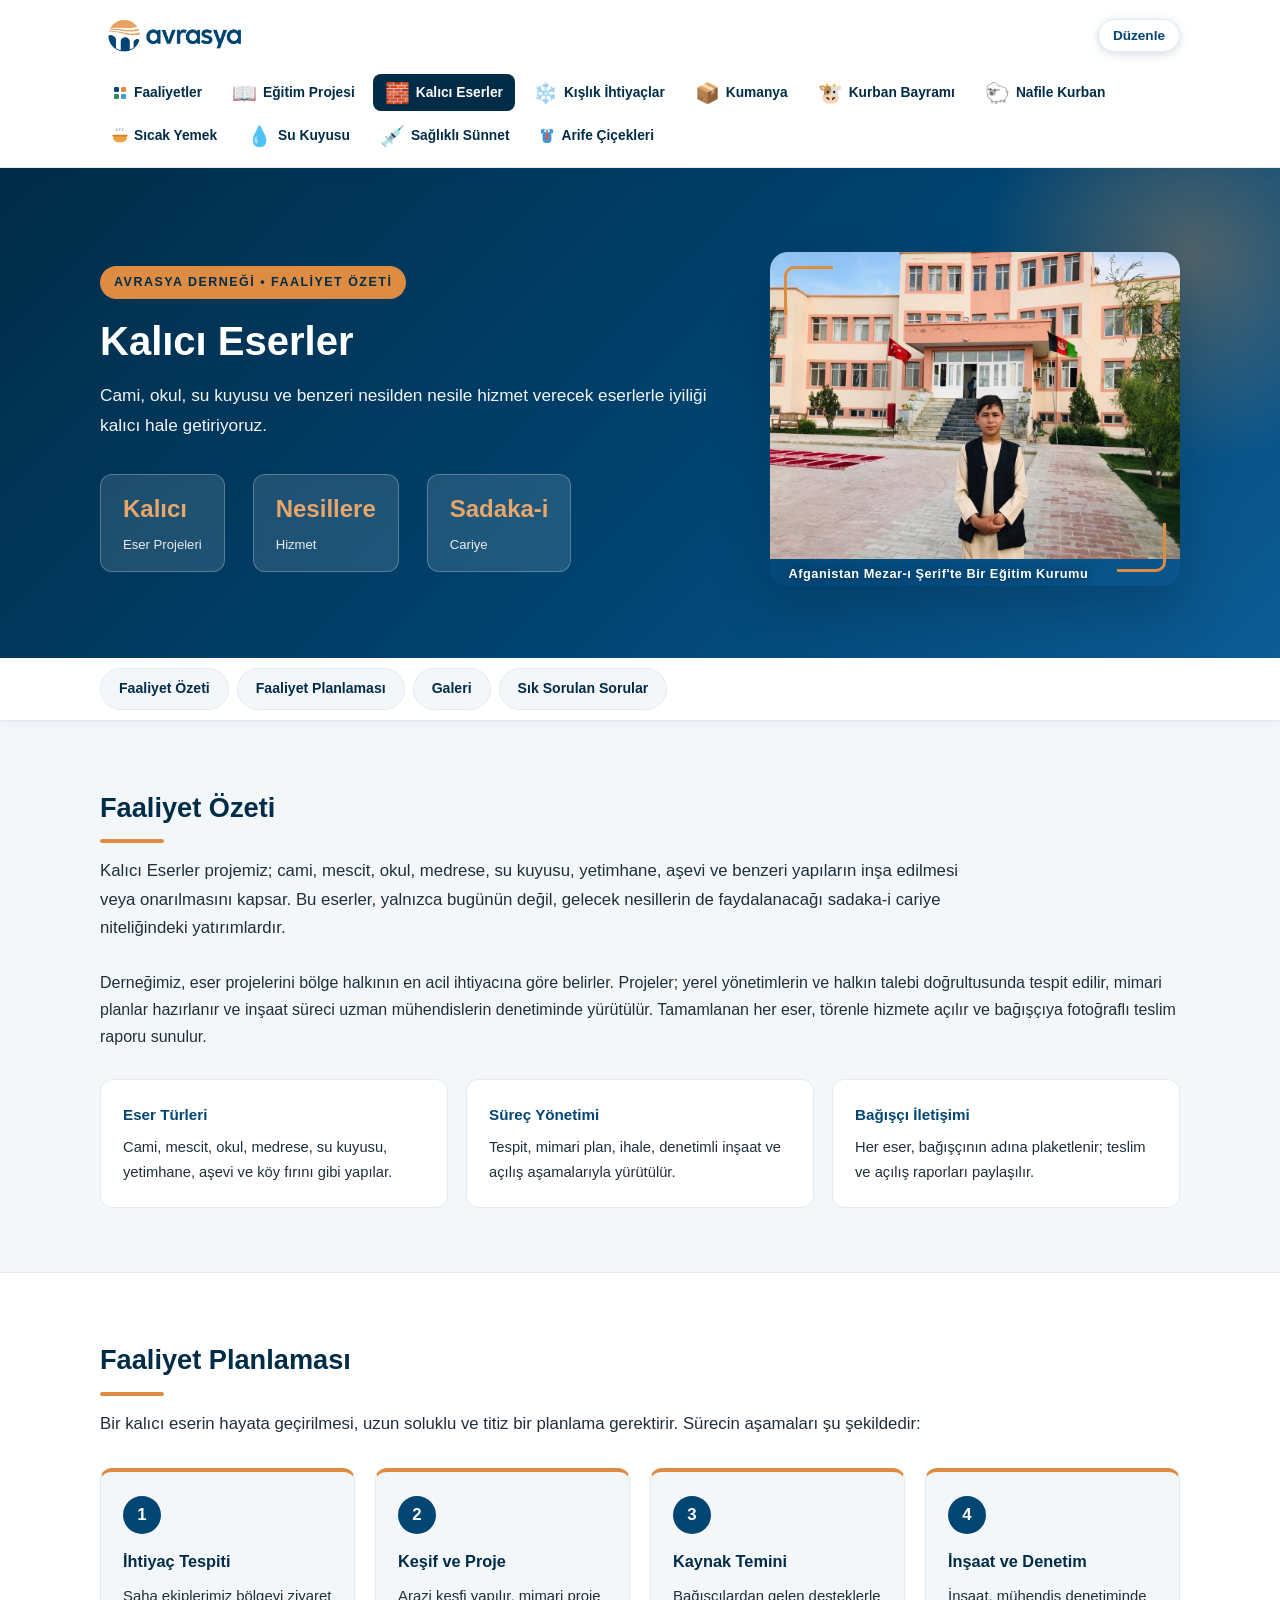
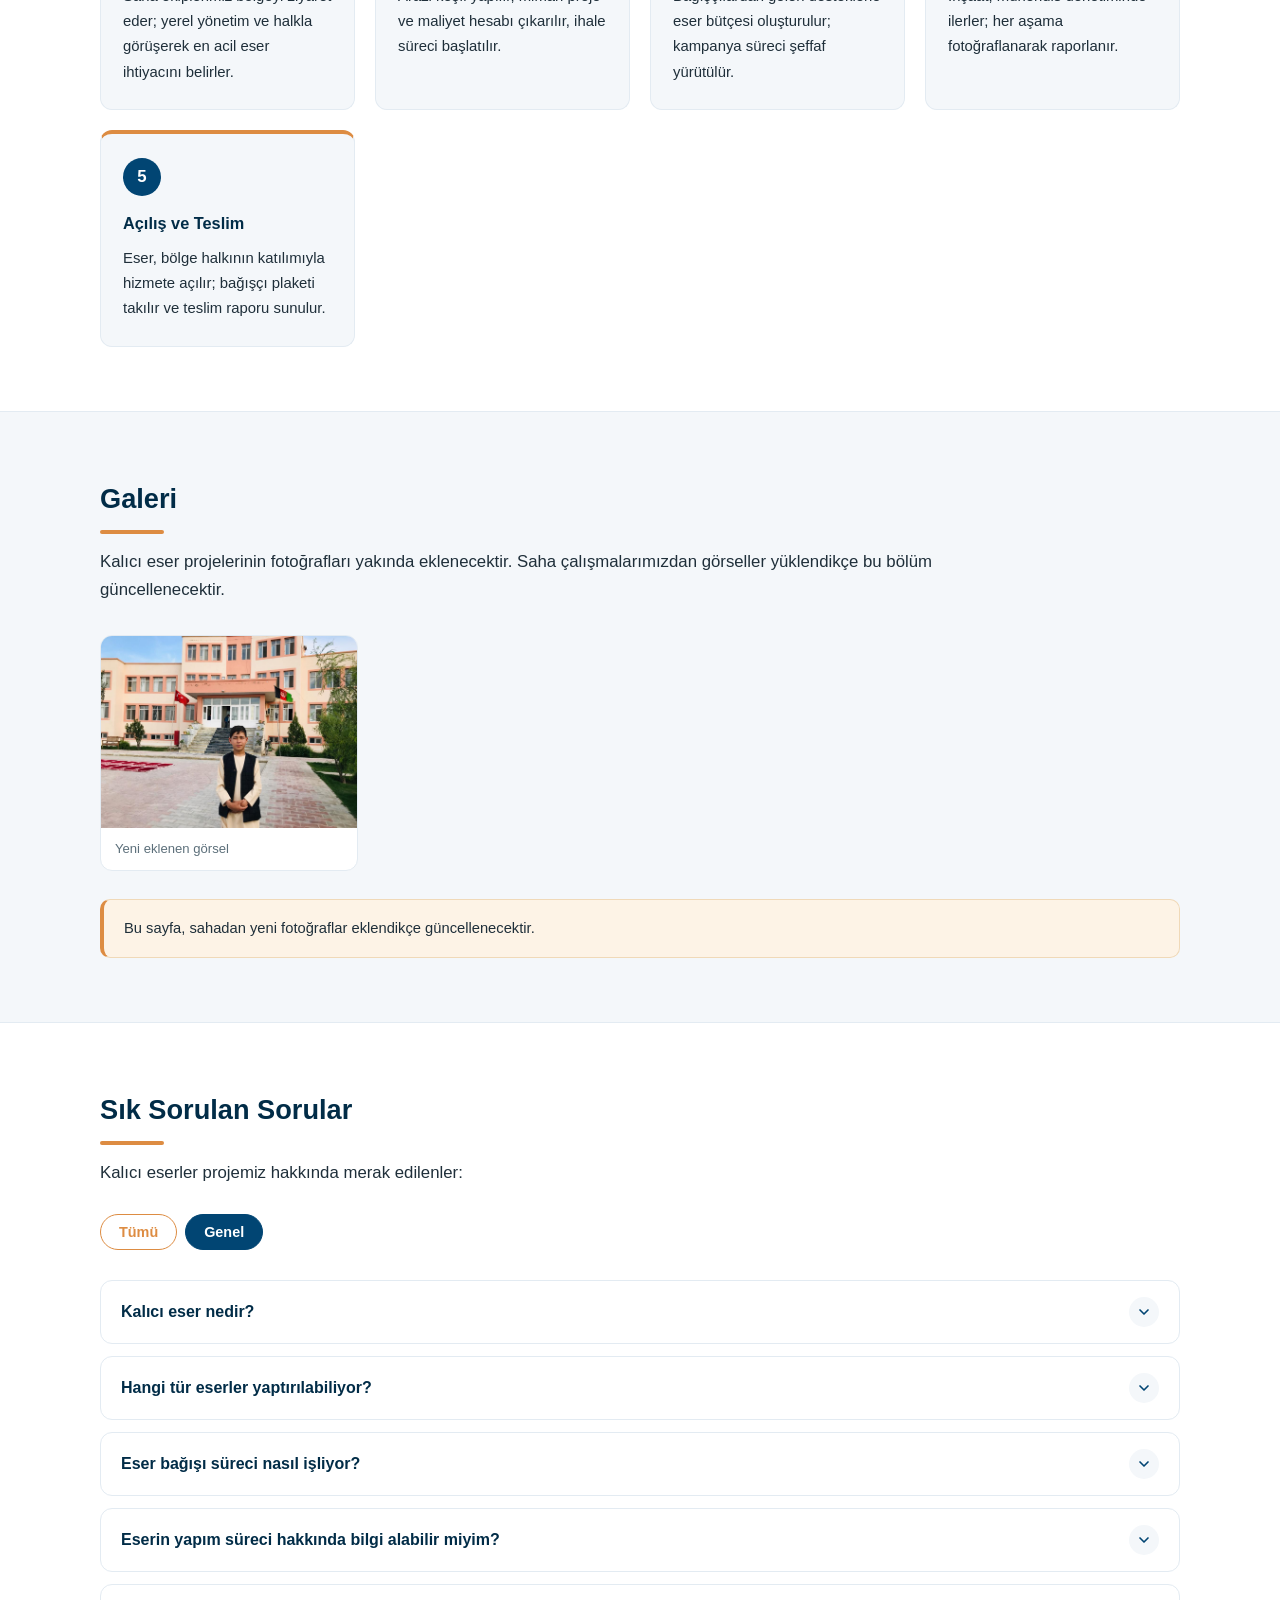
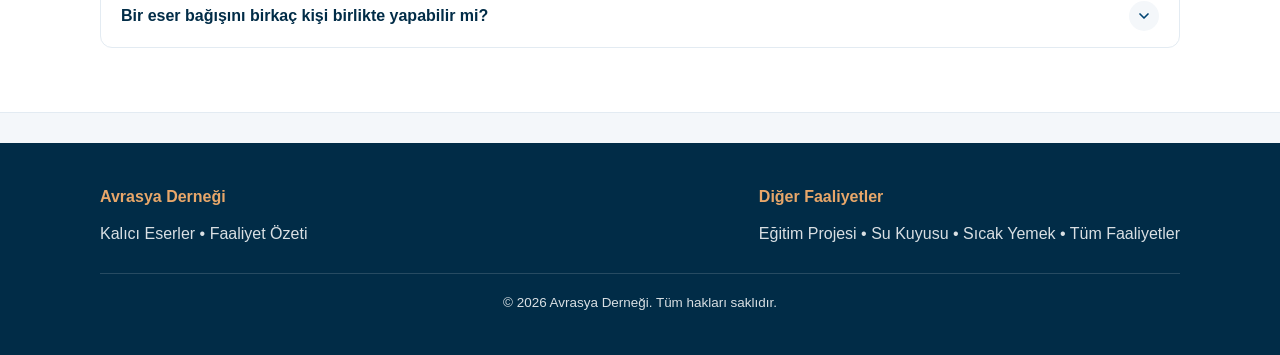
<file: kalici-eserler.html>
<!DOCTYPE html>
<html lang="tr">
<head>
  <meta charset="UTF-8">
  <meta name="viewport" content="width=device-width, initial-scale=1.0">
  <title>Kalıcı Eserler – Avrasya Derneği</title>
  <link rel="stylesheet" href="style.css">
  <link rel="stylesheet" href="lib/fa/css/fontawesome.min.css">
  <link rel="stylesheet" href="lib/fa/css/solid.min.css">
  <link rel="stylesheet" href="lib/fa/css/brands.min.css">
</head>
<body>

  <header class="site-header">
    <div class="header-inner">
      <a class="brand" href="index.html">
        <img src="logo-yatay.png" alt="Avrasya Derneği Logosu" class="brand-logo">
      </a>
      <button class="menu-toggle" type="button" aria-label="Menüyü Aç" aria-expanded="false">
        <span class="menu-bar"></span>
        <span class="menu-bar"></span>
        <span class="menu-bar"></span>
      </button>
      <nav class="main-nav">
        <a href="index.html"><svg class="nav-ikon" viewBox="0 0 24 24" width="16" height="16" aria-hidden="true"><rect x="3" y="3" width="7.5" height="7.5" rx="2" fill="#014573"/><rect x="13.5" y="3" width="7.5" height="7.5" rx="2" fill="#dd8c42"/><rect x="3" y="13.5" width="7.5" height="7.5" rx="2" fill="#2e8b57"/><rect x="13.5" y="13.5" width="7.5" height="7.5" rx="2" fill="#3b9cd9"/></svg>Faaliyetler</a>
        <a href="egitim-projesi.html"><svg class="nav-ikon" viewBox="0 0 24 24" width="16" height="16" aria-hidden="true"><path d="M22 9.5 12 4.5 2 9.5l10 5 10-5z" fill="#3b9cd9"/><path d="M6.5 11.9v3.9c0 1.7 2.5 3 5.5 3s5.5-1.3 5.5-3v-3.9L12 14.6l-5.5-2.7z" fill="#014573"/><path d="M21.3 9.5 12 4.9 2.7 9.5" fill="none" stroke="#ffffff" stroke-width="0.8" opacity="0.6"/></svg>Eğitim Projesi</a>
        <a href="kalici-eserler.html" class="aktif"><svg class="nav-ikon" viewBox="0 0 24 24" width="16" height="16" aria-hidden="true"><rect x="3.2" y="11" width="2.4" height="9" rx="1.1" fill="#2e8b57"/><rect x="18.4" y="11" width="2.4" height="9" rx="1.1" fill="#2e8b57"/><path d="M12 3c-3.1 0-5.6 2.5-5.6 5.6 0 .8.2 1.6.6 2.3h10c.4-.7.6-1.5.6-2.3C17.6 5.5 15.1 3 12 3z" fill="#0d5c95"/><path d="M5.7 11h12.6c.5 0 .8.5.6 1L17 21H7L5.1 12c-.2-.5.1-1 .6-1z" fill="#dd8c42"/><path d="M10.4 21v-4.4c0-1 .7-1.7 1.6-1.7s1.6.7 1.6 1.7V21h-3.2z" fill="#b5651d"/><circle cx="15.7" cy="2.9" r="1.1" fill="#f5c542"/></svg>Kalıcı Eserler</a>
        <a href="kislik-ihtiyaclar.html"><svg class="nav-ikon" viewBox="0 0 24 24" width="16" height="16" aria-hidden="true"><line x1="2.5" y1="12" x2="21.5" y2="12" stroke="#3b9cd9" stroke-width="2.6" stroke-linecap="round"/><line x1="12" y1="2.5" x2="12" y2="21.5" stroke="#3b9cd9" stroke-width="2.6" stroke-linecap="round"/><path d="M20 16.5l-4-4.5 4-4.5" fill="none" stroke="#3b9cd9" stroke-width="2.6" stroke-linecap="round" stroke-linejoin="round"/><path d="M4 7.5l4 4.5-4 4.5" fill="none" stroke="#3b9cd9" stroke-width="2.6" stroke-linecap="round" stroke-linejoin="round"/><path d="M16 4l-4 4-4-4" fill="none" stroke="#3b9cd9" stroke-width="2.6" stroke-linecap="round" stroke-linejoin="round"/><path d="M8 20l4-4 4 4" fill="none" stroke="#3b9cd9" stroke-width="2.6" stroke-linecap="round" stroke-linejoin="round"/></svg>Kışlık İhtiyaçlar</a>
        <a href="kumanya.html"><svg class="nav-ikon" viewBox="0 0 24 24" width="16" height="16" aria-hidden="true"><rect x="3.5" y="8" width="17" height="12" rx="2" fill="#c98a4b"/><rect x="3.5" y="7.6" width="17" height="2.8" rx="1" fill="#e0a568"/><rect x="10.4" y="8" width="3.2" height="12" fill="#f5e6c8"/></svg>Kumanya</a>
        <a href="kurban-bayrami.html"><svg class="nav-ikon" viewBox="0 0 24 24" width="16" height="16" aria-hidden="true"><path d="M5 14.4c-.9 0-1.7.8-1.7 1.7 0 .8.5 1.4 1.2 1.7.6 1.2 1.8 2 3.2 2h6c1.9 0 3.4-1.5 3.4-3.4 0-.5-.1-1-.3-1.4.9-.3 1.5-1.1 1.5-2.1 0-1.2-1-2.2-2.2-2.2-.3 0-.7.1-1 .2-.6-1.6-2.1-2.7-3.9-2.7-2.2 0-4 1.6-4.3 3.7-.3-.1-.7-.1-1-.1-1.2 0-2.2 1-2.2 2.2 0 .3.1.6.2.8z" fill="#fafafa" stroke="#8c939b" stroke-width="1"/><circle cx="17.3" cy="11.9" r="2.9" fill="#8c939b"/><circle cx="18.6" cy="11.1" r="0.55" fill="#ffffff"/><path d="M17.6 9.2l1.3-1.7" stroke="#8c939b" stroke-width="1.2" stroke-linecap="round"/><rect x="6.2" y="19.2" width="1.4" height="2.3" rx="0.7" fill="#8c939b"/><rect x="9.6" y="19.2" width="1.4" height="2.3" rx="0.7" fill="#8c939b"/><rect x="13.4" y="19.2" width="1.4" height="2.3" rx="0.7" fill="#8c939b"/></svg>Kurban Bayramı</a>
        <a href="nafile-kurban.html"><svg class="nav-ikon" viewBox="0 0 24 24" width="16" height="16" aria-hidden="true"><path d="M20.84 4.61a5.5 5.5 0 0 0-7.78 0L12 5.67l-1.06-1.06a5.5 5.5 0 0 0-7.78 7.78l1.06 1.06L12 21.23l7.78-7.78 1.06-1.06a5.5 5.5 0 0 0 0-7.78z" fill="#e2574c"/><circle cx="9.2" cy="8.8" r="1.3" fill="#f7a89f" opacity="0.7"/></svg>Nafile Kurban</a>
        <a href="sicak-yemek.html"><svg class="nav-ikon" viewBox="0 0 24 24" width="16" height="16" aria-hidden="true"><g transform="translate(12 12) scale(1.08 1.15) translate(-12 -12)"><path d="M2.5 12h19v1.5a6.5 6.5 0 0 1-6.5 6.5H9a6.5 6.5 0 0 1-6.5-6.5V12z" fill="#f2a03d"/><path d="M2.5 11.5h19" stroke="#d97f2b" stroke-width="2.2" stroke-linecap="round"/><path d="M8 2.5c0 1-.9 1.4-.9 2.5" stroke="#b0bec5" stroke-width="1.8" stroke-linecap="round" fill="none"/><path d="M12 1.8c0 1-.9 1.4-.9 2.5" stroke="#b0bec5" stroke-width="1.8" stroke-linecap="round" fill="none"/><path d="M16 2.5c0 1-.9 1.4-.9 2.5" stroke="#b0bec5" stroke-width="1.8" stroke-linecap="round" fill="none"/></g></svg>Sıcak Yemek</a>
        <a href="su-kuyusu.html"><svg class="nav-ikon" viewBox="0 0 24 24" width="16" height="16" aria-hidden="true"><path d="M12 2.5 17.8 8.3a8.2 8.2 0 1 1-11.6 0L12 2.5z" fill="#3b9cd9"/><circle cx="9.5" cy="14" r="1.7" fill="#cfeafd" opacity="0.85"/></svg>Su Kuyusu</a>
        <a href="saglikli-sunnet.html"><svg class="nav-ikon" viewBox="0 0 24 24" width="16" height="16" aria-hidden="true"><circle cx="12" cy="12" r="9" fill="#fafafa" stroke="#e2574c" stroke-width="1.4"/><path d="M12 8v8M8 12h8" stroke="#e2574c" stroke-width="2.4" stroke-linecap="round"/></svg>Sağlıklı Sünnet</a>
        <a href="arife-cicekleri.html"><svg class="nav-ikon" viewBox="0 0 24 24" width="16" height="16" aria-hidden="true"><g transform="translate(12 12) scale(1.12) translate(-12 -12)"><path d="M12 3.4c-2.1 0-3.9-.6-5.2-1.2L3.4 4.1l.9 4.9 1.9-.7V17.4C6.2 19.6 7.9 21.3 10.1 21.3H13.9C16.1 21.3 17.8 19.6 17.8 17.4V8.3L19.7 9l.9-4.9L17.2 2.2C15.9 2.8 14.1 3.4 12 3.4z" fill="#3b9cd9"/><path d="M6.8 2.2 12 3.4l5.2-1.2" stroke="#ffffff" stroke-width="1.1" stroke-linecap="round" opacity="0.5" fill="none"/><path d="M6.4 11.9h11.2M6.4 15h11.2" stroke="#0d5c95" stroke-width="1.1" stroke-linecap="round" opacity="0.35"/><path d="M12 6.4 9.6 2.9c-.8.7-1.4 1.6-1.8 2.7l3 2.1z" fill="#eaf4fb"/><path d="M12 6.4 14.4 2.9c.8.7 1.4 1.6 1.8 2.7l-3 2.1z" fill="#eaf4fb"/><rect x="10.5" y="5.8" width="3" height="1.5" rx="0.6" fill="#e2574c"/><path d="M10.8 7.4h2.4l1 9.4c-.5.4-1.1.6-1.7.6h-1c-.6 0-1.2-.2-1.7-.6l1-9.4z" fill="#e2574c"/></g></svg>Arife Çiçekleri</a>
      </nav>
    </div>
  </header>

  <section class="hero" style="--hero-bg: url('medya/kalici-eserler/IMG-20190419-WA0042.jpg');">
    <div class="container hero-flex">
      <div class="hero-metin">
        <span class="hero-eyebrow">Avrasya Derneği • Faaliyet Özeti</span>
        <h1>Kalıcı Eserler</h1>
        <p class="hero-text">
          Cami, okul, su kuyusu ve benzeri nesilden nesile hizmet verecek eserlerle
          iyiliği kalıcı hale getiriyoruz.
        </p>
        <div class="hero-metre">
          <div class="metre">
            <strong>Kalıcı</strong>
            <span>Eser Projeleri</span>
          </div>
          <div class="metre">
            <strong>Nesillere</strong>
            <span>Hizmet</span>
          </div>
          <div class="metre">
            <strong>Sadaka-i</strong>
            <span>Cariye</span>
          </div>
        </div>
      </div>
      <div class="hero-img">
        <img src="medya/kalici-eserler/IMG-20190419-WA0042.jpg" alt="Afganistan Mezar-ı Şerif'te Bir Eğitim Kurumu">
        <span class="hero-img-kutu">Afganistan Mezar-ı Şerif'te Bir Eğitim Kurumu</span>
      </div>
    </div>
  </section>

    <nav class="sekme-bar" aria-label="Sayfa içi gezinme">
    <div class="container sekme-ic">
      <a href="#ozet">Faaliyet Özeti</a>
      <a href="#planlama">Faaliyet Planlaması</a>
      <a href="#galeri">Galeri</a>
      <a href="#sss">Sık Sorulan Sorular</a>
    </div>
  </nav>

  <section class="section" id="ozet">

    <div class="container">
      <h2>Faaliyet Özeti</h2>
      <p class="giris">
        Kalıcı Eserler projemiz; cami, mescit, okul, medrese, su kuyusu, yetimhane,
        aşevi ve benzeri yapıların inşa edilmesi veya onarılmasını kapsar. Bu eserler,
        yalnızca bugünün değil, gelecek nesillerin de faydalanacağı sadaka-i cariye
        niteliğindeki yatırımlardır.
      </p>
      <p>
        Derneğimiz, eser projelerini bölge halkının en acil ihtiyacına göre belirler.
        Projeler; yerel yönetimlerin ve halkın talebi doğrultusunda tespit edilir,
        mimari planlar hazırlanır ve inşaat süreci uzman mühendislerin denetiminde
        yürütülür. Tamamlanan her eser, törenle hizmete açılır ve bağışçıya fotoğraflı
        teslim raporu sunulur.
      </p>
      <div class="info-grid">
        <div class="info-kutu">
          <h4>Eser Türleri</h4>
          <p>Cami, mescit, okul, medrese, su kuyusu, yetimhane, aşevi ve köy fırını gibi yapılar.</p>
        </div>
        <div class="info-kutu">
          <h4>Süreç Yönetimi</h4>
          <p>Tespit, mimari plan, ihale, denetimli inşaat ve açılış aşamalarıyla yürütülür.</p>
        </div>
        <div class="info-kutu">
          <h4>Bağışçı İletişimi</h4>
          <p>Her eser, bağışçının adına plaketlenir; teslim ve açılış raporları paylaşılır.</p>
        </div>
      </div>
    </div>
  </section>

  <section class="section section-alt" id="planlama">
    <div class="container">
      <h2>Faaliyet Planlaması</h2>
      <p class="giris">
        Bir kalıcı eserin hayata geçirilmesi, uzun soluklu ve titiz bir planlama
        gerektirir. Sürecin aşamaları şu şekildedir:
      </p>
      <div class="steps">
        <div class="step">
          <span class="step-num">1</span>
          <h3>İhtiyaç Tespiti</h3>
          <p>Saha ekiplerimiz bölgeyi ziyaret eder; yerel yönetim ve halkla görüşerek en acil eser ihtiyacını belirler.</p>
        </div>
        <div class="step">
          <span class="step-num">2</span>
          <h3>Keşif ve Proje</h3>
          <p>Arazi keşfi yapılır, mimari proje ve maliyet hesabı çıkarılır, ihale süreci başlatılır.</p>
        </div>
        <div class="step">
          <span class="step-num">3</span>
          <h3>Kaynak Temini</h3>
          <p>Bağışçılardan gelen desteklerle eser bütçesi oluşturulur; kampanya süreci şeffaf yürütülür.</p>
        </div>
        <div class="step">
          <span class="step-num">4</span>
          <h3>İnşaat ve Denetim</h3>
          <p>İnşaat, mühendis denetiminde ilerler; her aşama fotoğraflanarak raporlanır.</p>
        </div>
        <div class="step">
          <span class="step-num">5</span>
          <h3>Açılış ve Teslim</h3>
          <p>Eser, bölge halkının katılımıyla hizmete açılır; bağışçı plaketi takılır ve teslim raporu sunulur.</p>
        </div>
      </div>
    </div>
  </section>

  <section class="section" id="galeri">

    <div class="container">
      <h2>Galeri</h2>
      <p class="giris">
        Kalıcı eser projelerinin fotoğrafları yakında eklenecektir. Saha çalışmalarımızdan
        görseller yüklendikçe bu bölüm güncellenecektir.
      </p>
      <div class="gallery">
        <figure>
          <img src="medya/kalici-eserler/IMG-20190419-WA0042.jpg" alt="Kalıcı eser çalışması">
          <figcaption>Yeni eklenen görsel</figcaption>
        </figure>
      </div>
      <p class="not">
        Bu sayfa, sahadan yeni fotoğraflar eklendikçe güncellenecektir.
      </p>
    </div>
  </section>

  <section class="section section-alt sss" id="sss">
    <div class="container">
      <h2>Sık Sorulan Sorular</h2>
      <p class="giris">Kalıcı eserler projemiz hakkında merak edilenler:</p>
      <div class="sss-tablar">
        <button type="button" class="sss-tab aktif" data-tab-ad="Genel">Genel</button>
      </div>
      <div class="sss-liste" data-tab-ad="Genel">
        <div class="sss-item">
          <div class="sss-soru">
            <span class="sss-metin">Kalıcı eser nedir?</span>
            <button class="sss-ac" type="button" aria-label="Yanıtı aç" title="Yanıtı aç"><svg width="16" height="16" viewBox="0 0 24 24" fill="none" stroke="currentColor" stroke-width="2.5" stroke-linecap="round" stroke-linejoin="round" aria-hidden="true"><path d="m6 9 6 6 6-6"></path></svg></button>
          </div>
          <div class="sss-cevap">
            <p>Kalıcı eserler; cami, okul, su kuyusu gibi nesiller boyu hizmet verecek ve sadaka-i cariye niteliği taşıyan yapılardır.</p>
          </div>
        </div>
        <div class="sss-item">
          <div class="sss-soru">
            <span class="sss-metin">Hangi tür eserler yaptırılabiliyor?</span>
            <button class="sss-ac" type="button" aria-label="Yanıtı aç" title="Yanıtı aç"><svg width="16" height="16" viewBox="0 0 24 24" fill="none" stroke="currentColor" stroke-width="2.5" stroke-linecap="round" stroke-linejoin="round" aria-hidden="true"><path d="m6 9 6 6 6-6"></path></svg></button>
          </div>
          <div class="sss-cevap">
            <p>Cami, mescit, okul, medrese, su kuyusu, yetimhane, aşevi ve köy fırını gibi yapıların inşası veya onarımı yapılabilmektedir.</p>
          </div>
        </div>
        <div class="sss-item">
          <div class="sss-soru">
            <span class="sss-metin">Eser bağışı süreci nasıl işliyor?</span>
            <button class="sss-ac" type="button" aria-label="Yanıtı aç" title="Yanıtı aç"><svg width="16" height="16" viewBox="0 0 24 24" fill="none" stroke="currentColor" stroke-width="2.5" stroke-linecap="round" stroke-linejoin="round" aria-hidden="true"><path d="m6 9 6 6 6-6"></path></svg></button>
          </div>
          <div class="sss-cevap">
            <p>Bölge tespiti, keşif ve mimari proje hazırlığı, kaynak temini ve denetimli inşaat sürecinin ardından eser törenle hizmete açılır.</p>
          </div>
        </div>
        <div class="sss-item">
          <div class="sss-soru">
            <span class="sss-metin">Eserin yapım süreci hakkında bilgi alabilir miyim?</span>
            <button class="sss-ac" type="button" aria-label="Yanıtı aç" title="Yanıtı aç"><svg width="16" height="16" viewBox="0 0 24 24" fill="none" stroke="currentColor" stroke-width="2.5" stroke-linecap="round" stroke-linejoin="round" aria-hidden="true"><path d="m6 9 6 6 6-6"></path></svg></button>
          </div>
          <div class="sss-cevap">
            <p>Evet. İnşaat süreci boyunca aşamalar fotoğraflanır ve bağışçıya düzenli olarak raporlanır.</p>
          </div>
        </div>
        <div class="sss-item">
          <div class="sss-soru">
            <span class="sss-metin">Bir eser bağışını birkaç kişi birlikte yapabilir mi?</span>
            <button class="sss-ac" type="button" aria-label="Yanıtı aç" title="Yanıtı aç"><svg width="16" height="16" viewBox="0 0 24 24" fill="none" stroke="currentColor" stroke-width="2.5" stroke-linecap="round" stroke-linejoin="round" aria-hidden="true"><path d="m6 9 6 6 6-6"></path></svg></button>
          </div>
          <div class="sss-cevap">
            <p>Evet. Aile, arkadaş grubu veya işletmeler bir araya gelerek eser bağışını birlikte gerçekleştirebilir.</p>
          </div>
        </div>
      </div>
    </div>
  </section>
  <footer class="site-footer">
    <div class="container">
      <div class="footer-inner">
        <div>
          <h4>Avrasya Derneği</h4>
          <p>Kalıcı Eserler • Faaliyet Özeti</p>
        </div>
        <div>
          <h4>Diğer Faaliyetler</h4>
          <p>
            <a href="egitim-projesi.html">Eğitim Projesi</a> •
            <a href="su-kuyusu.html">Su Kuyusu</a> •
            <a href="sicak-yemek.html">Sıcak Yemek</a> •
            <a href="index.html">Tüm Faaliyetler</a>
          </p>
        </div>
      </div>
      <p class="footer-alt">© 2026 Avrasya Derneği. Tüm hakları saklıdır.</p>
    </div>
  </footer>

  <script src="menu.js"></script>
  <script src="duzenle.js"></script>
  <script src="faq.js"></script>
  <script src="iconlar.js"></script>
  <script src="emojiler.js"></script>
  <script src="ikon-secici.js"></script>
</body>
</html>
</file>
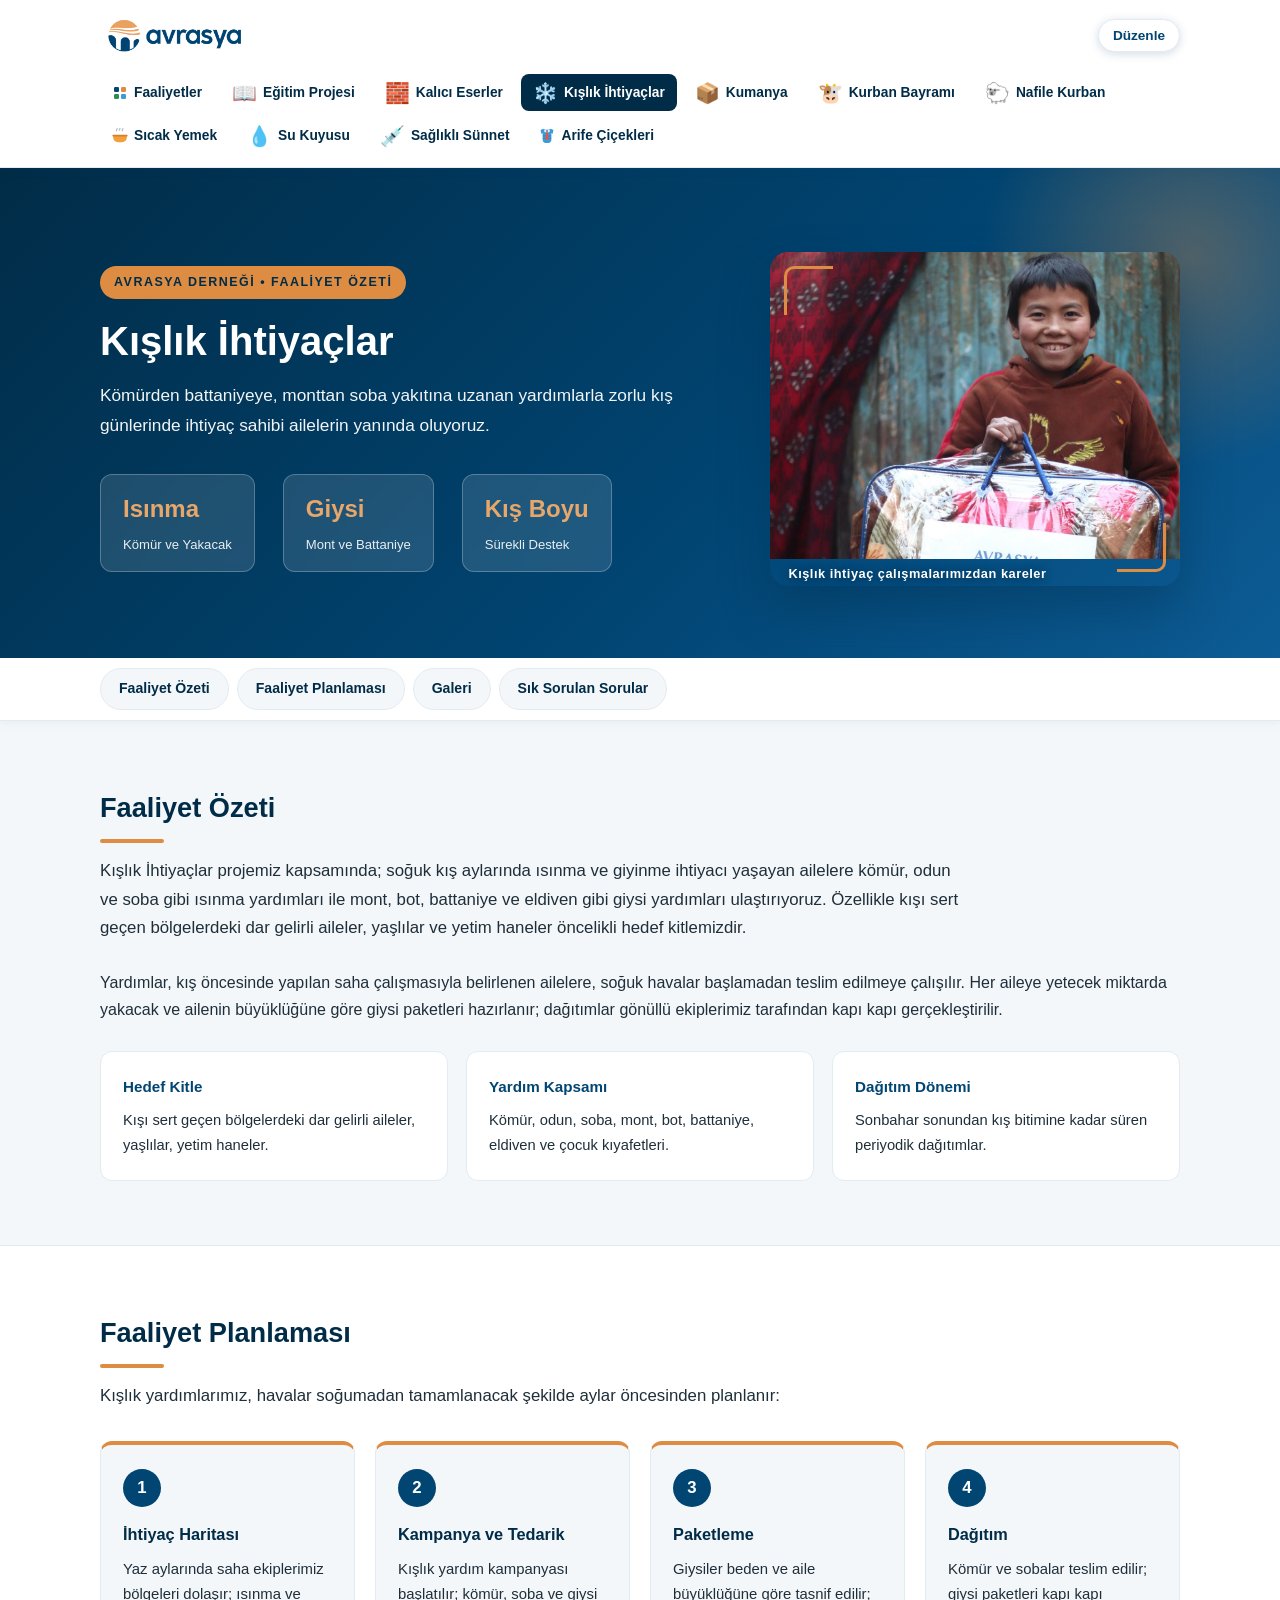
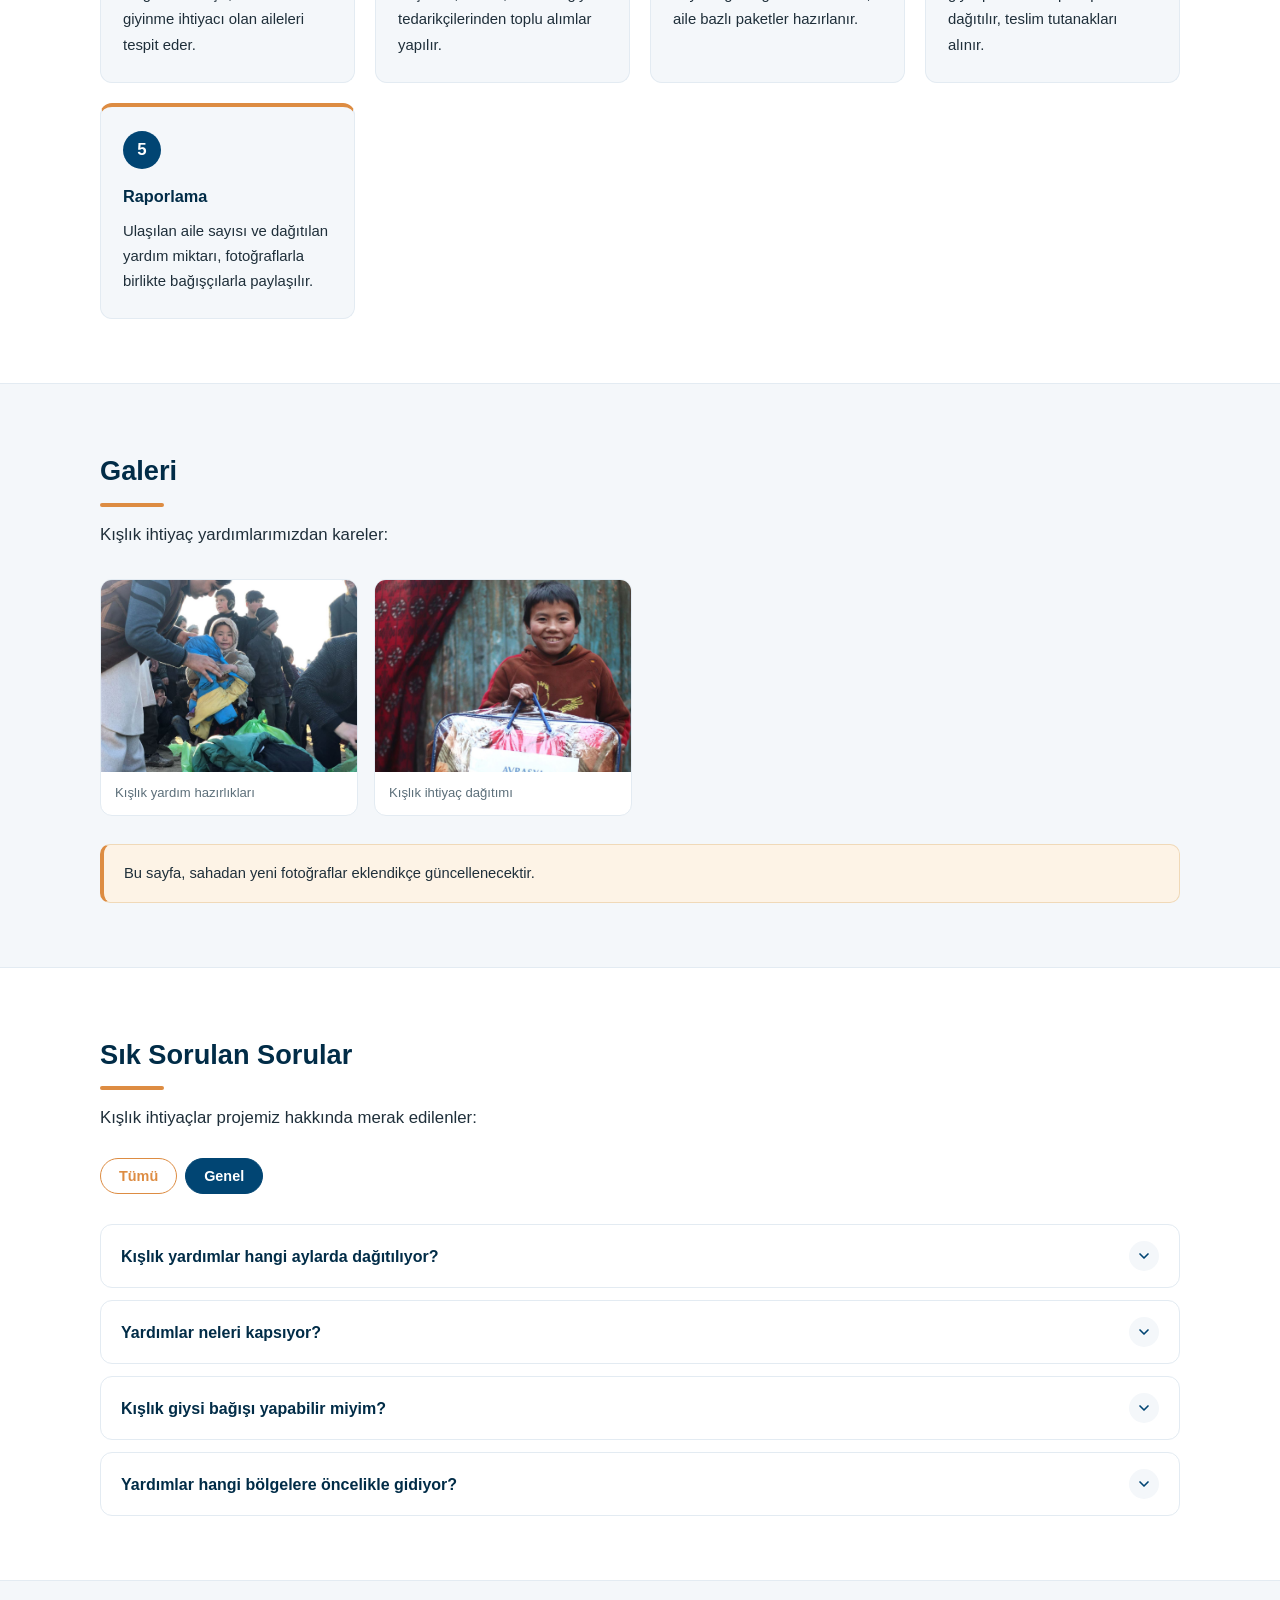
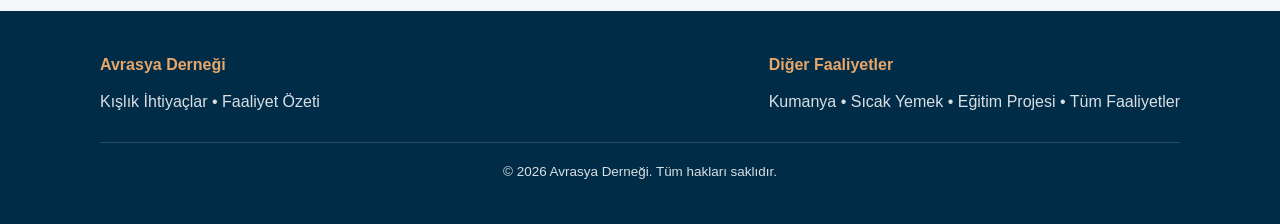
<file: kislik-ihtiyaclar.html>
<!DOCTYPE html>
<html lang="tr">
<head>
  <meta charset="UTF-8">
  <meta name="viewport" content="width=device-width, initial-scale=1.0">
  <title>Kışlık İhtiyaçlar – Avrasya Derneği</title>
  <link rel="stylesheet" href="style.css">
  <link rel="stylesheet" href="lib/fa/css/fontawesome.min.css">
  <link rel="stylesheet" href="lib/fa/css/solid.min.css">
  <link rel="stylesheet" href="lib/fa/css/brands.min.css">
</head>
<body>

  <header class="site-header">
    <div class="header-inner">
      <a class="brand" href="index.html">
        <img src="logo-yatay.png" alt="Avrasya Derneği Logosu" class="brand-logo">
      </a>
      <button class="menu-toggle" type="button" aria-label="Menüyü Aç" aria-expanded="false">
        <span class="menu-bar"></span>
        <span class="menu-bar"></span>
        <span class="menu-bar"></span>
      </button>
      <nav class="main-nav">
        <a href="index.html"><svg class="nav-ikon" viewBox="0 0 24 24" width="16" height="16" aria-hidden="true"><rect x="3" y="3" width="7.5" height="7.5" rx="2" fill="#014573"/><rect x="13.5" y="3" width="7.5" height="7.5" rx="2" fill="#dd8c42"/><rect x="3" y="13.5" width="7.5" height="7.5" rx="2" fill="#2e8b57"/><rect x="13.5" y="13.5" width="7.5" height="7.5" rx="2" fill="#3b9cd9"/></svg>Faaliyetler</a>
        <a href="egitim-projesi.html"><svg class="nav-ikon" viewBox="0 0 24 24" width="16" height="16" aria-hidden="true"><path d="M22 9.5 12 4.5 2 9.5l10 5 10-5z" fill="#3b9cd9"/><path d="M6.5 11.9v3.9c0 1.7 2.5 3 5.5 3s5.5-1.3 5.5-3v-3.9L12 14.6l-5.5-2.7z" fill="#014573"/><path d="M21.3 9.5 12 4.9 2.7 9.5" fill="none" stroke="#ffffff" stroke-width="0.8" opacity="0.6"/></svg>Eğitim Projesi</a>
        <a href="kalici-eserler.html"><svg class="nav-ikon" viewBox="0 0 24 24" width="16" height="16" aria-hidden="true"><rect x="3.2" y="11" width="2.4" height="9" rx="1.1" fill="#2e8b57"/><rect x="18.4" y="11" width="2.4" height="9" rx="1.1" fill="#2e8b57"/><path d="M12 3c-3.1 0-5.6 2.5-5.6 5.6 0 .8.2 1.6.6 2.3h10c.4-.7.6-1.5.6-2.3C17.6 5.5 15.1 3 12 3z" fill="#0d5c95"/><path d="M5.7 11h12.6c.5 0 .8.5.6 1L17 21H7L5.1 12c-.2-.5.1-1 .6-1z" fill="#dd8c42"/><path d="M10.4 21v-4.4c0-1 .7-1.7 1.6-1.7s1.6.7 1.6 1.7V21h-3.2z" fill="#b5651d"/><circle cx="15.7" cy="2.9" r="1.1" fill="#f5c542"/></svg>Kalıcı Eserler</a>
        <a href="kislik-ihtiyaclar.html" class="aktif"><svg class="nav-ikon" viewBox="0 0 24 24" width="16" height="16" aria-hidden="true"><line x1="2.5" y1="12" x2="21.5" y2="12" stroke="#3b9cd9" stroke-width="2.6" stroke-linecap="round"/><line x1="12" y1="2.5" x2="12" y2="21.5" stroke="#3b9cd9" stroke-width="2.6" stroke-linecap="round"/><path d="M20 16.5l-4-4.5 4-4.5" fill="none" stroke="#3b9cd9" stroke-width="2.6" stroke-linecap="round" stroke-linejoin="round"/><path d="M4 7.5l4 4.5-4 4.5" fill="none" stroke="#3b9cd9" stroke-width="2.6" stroke-linecap="round" stroke-linejoin="round"/><path d="M16 4l-4 4-4-4" fill="none" stroke="#3b9cd9" stroke-width="2.6" stroke-linecap="round" stroke-linejoin="round"/><path d="M8 20l4-4 4 4" fill="none" stroke="#3b9cd9" stroke-width="2.6" stroke-linecap="round" stroke-linejoin="round"/></svg>Kışlık İhtiyaçlar</a>
        <a href="kumanya.html"><svg class="nav-ikon" viewBox="0 0 24 24" width="16" height="16" aria-hidden="true"><rect x="3.5" y="8" width="17" height="12" rx="2" fill="#c98a4b"/><rect x="3.5" y="7.6" width="17" height="2.8" rx="1" fill="#e0a568"/><rect x="10.4" y="8" width="3.2" height="12" fill="#f5e6c8"/></svg>Kumanya</a>
        <a href="kurban-bayrami.html"><svg class="nav-ikon" viewBox="0 0 24 24" width="16" height="16" aria-hidden="true"><path d="M5 14.4c-.9 0-1.7.8-1.7 1.7 0 .8.5 1.4 1.2 1.7.6 1.2 1.8 2 3.2 2h6c1.9 0 3.4-1.5 3.4-3.4 0-.5-.1-1-.3-1.4.9-.3 1.5-1.1 1.5-2.1 0-1.2-1-2.2-2.2-2.2-.3 0-.7.1-1 .2-.6-1.6-2.1-2.7-3.9-2.7-2.2 0-4 1.6-4.3 3.7-.3-.1-.7-.1-1-.1-1.2 0-2.2 1-2.2 2.2 0 .3.1.6.2.8z" fill="#fafafa" stroke="#8c939b" stroke-width="1"/><circle cx="17.3" cy="11.9" r="2.9" fill="#8c939b"/><circle cx="18.6" cy="11.1" r="0.55" fill="#ffffff"/><path d="M17.6 9.2l1.3-1.7" stroke="#8c939b" stroke-width="1.2" stroke-linecap="round"/><rect x="6.2" y="19.2" width="1.4" height="2.3" rx="0.7" fill="#8c939b"/><rect x="9.6" y="19.2" width="1.4" height="2.3" rx="0.7" fill="#8c939b"/><rect x="13.4" y="19.2" width="1.4" height="2.3" rx="0.7" fill="#8c939b"/></svg>Kurban Bayramı</a>
        <a href="nafile-kurban.html"><svg class="nav-ikon" viewBox="0 0 24 24" width="16" height="16" aria-hidden="true"><path d="M20.84 4.61a5.5 5.5 0 0 0-7.78 0L12 5.67l-1.06-1.06a5.5 5.5 0 0 0-7.78 7.78l1.06 1.06L12 21.23l7.78-7.78 1.06-1.06a5.5 5.5 0 0 0 0-7.78z" fill="#e2574c"/><circle cx="9.2" cy="8.8" r="1.3" fill="#f7a89f" opacity="0.7"/></svg>Nafile Kurban</a>
        <a href="sicak-yemek.html"><svg class="nav-ikon" viewBox="0 0 24 24" width="16" height="16" aria-hidden="true"><g transform="translate(12 12) scale(1.08 1.15) translate(-12 -12)"><path d="M2.5 12h19v1.5a6.5 6.5 0 0 1-6.5 6.5H9a6.5 6.5 0 0 1-6.5-6.5V12z" fill="#f2a03d"/><path d="M2.5 11.5h19" stroke="#d97f2b" stroke-width="2.2" stroke-linecap="round"/><path d="M8 2.5c0 1-.9 1.4-.9 2.5" stroke="#b0bec5" stroke-width="1.8" stroke-linecap="round" fill="none"/><path d="M12 1.8c0 1-.9 1.4-.9 2.5" stroke="#b0bec5" stroke-width="1.8" stroke-linecap="round" fill="none"/><path d="M16 2.5c0 1-.9 1.4-.9 2.5" stroke="#b0bec5" stroke-width="1.8" stroke-linecap="round" fill="none"/></g></svg>Sıcak Yemek</a>
        <a href="su-kuyusu.html"><svg class="nav-ikon" viewBox="0 0 24 24" width="16" height="16" aria-hidden="true"><path d="M12 2.5 17.8 8.3a8.2 8.2 0 1 1-11.6 0L12 2.5z" fill="#3b9cd9"/><circle cx="9.5" cy="14" r="1.7" fill="#cfeafd" opacity="0.85"/></svg>Su Kuyusu</a>
        <a href="saglikli-sunnet.html"><svg class="nav-ikon" viewBox="0 0 24 24" width="16" height="16" aria-hidden="true"><circle cx="12" cy="12" r="9" fill="#fafafa" stroke="#e2574c" stroke-width="1.4"/><path d="M12 8v8M8 12h8" stroke="#e2574c" stroke-width="2.4" stroke-linecap="round"/></svg>Sağlıklı Sünnet</a>
        <a href="arife-cicekleri.html"><svg class="nav-ikon" viewBox="0 0 24 24" width="16" height="16" aria-hidden="true"><g transform="translate(12 12) scale(1.12) translate(-12 -12)"><path d="M12 3.4c-2.1 0-3.9-.6-5.2-1.2L3.4 4.1l.9 4.9 1.9-.7V17.4C6.2 19.6 7.9 21.3 10.1 21.3H13.9C16.1 21.3 17.8 19.6 17.8 17.4V8.3L19.7 9l.9-4.9L17.2 2.2C15.9 2.8 14.1 3.4 12 3.4z" fill="#3b9cd9"/><path d="M6.8 2.2 12 3.4l5.2-1.2" stroke="#ffffff" stroke-width="1.1" stroke-linecap="round" opacity="0.5" fill="none"/><path d="M6.4 11.9h11.2M6.4 15h11.2" stroke="#0d5c95" stroke-width="1.1" stroke-linecap="round" opacity="0.35"/><path d="M12 6.4 9.6 2.9c-.8.7-1.4 1.6-1.8 2.7l3 2.1z" fill="#eaf4fb"/><path d="M12 6.4 14.4 2.9c.8.7 1.4 1.6 1.8 2.7l-3 2.1z" fill="#eaf4fb"/><rect x="10.5" y="5.8" width="3" height="1.5" rx="0.6" fill="#e2574c"/><path d="M10.8 7.4h2.4l1 9.4c-.5.4-1.1.6-1.7.6h-1c-.6 0-1.2-.2-1.7-.6l1-9.4z" fill="#e2574c"/></g></svg>Arife Çiçekleri</a>
      </nav>
    </div>
  </header>

  <section class="hero" style="--hero-bg: url('medya/kislik-ihtiyac/IMG_5441.JPG');">
    <div class="container hero-flex">
      <div class="hero-metin">
        <span class="hero-eyebrow">Avrasya Derneği • Faaliyet Özeti</span>
        <h1>Kışlık İhtiyaçlar</h1>
        <p class="hero-text">
          Kömürden battaniyeye, monttan soba yakıtına uzanan yardımlarla zorlu kış
          günlerinde ihtiyaç sahibi ailelerin yanında oluyoruz.
        </p>
        <div class="hero-metre">
          <div class="metre">
            <strong>Isınma</strong>
            <span>Kömür ve Yakacak</span>
          </div>
          <div class="metre">
            <strong>Giysi</strong>
            <span>Mont ve Battaniye</span>
          </div>
          <div class="metre">
            <strong>Kış Boyu</strong>
            <span>Sürekli Destek</span>
          </div>
        </div>
      </div>
      <div class="hero-img">
        <img src="medya/kislik-ihtiyac/IMG_5441.JPG" alt="Kışlık ihtiyaç yardımı">
        <span class="hero-img-kutu">Kışlık ihtiyaç çalışmalarımızdan kareler</span>
      </div>
    </div>
  </section>

    <nav class="sekme-bar" aria-label="Sayfa içi gezinme">
    <div class="container sekme-ic">
      <a href="#ozet">Faaliyet Özeti</a>
      <a href="#planlama">Faaliyet Planlaması</a>
      <a href="#galeri">Galeri</a>
      <a href="#sss">Sık Sorulan Sorular</a>
    </div>
  </nav>

  <section class="section" id="ozet">

    <div class="container">
      <h2>Faaliyet Özeti</h2>
      <p class="giris">
        Kışlık İhtiyaçlar projemiz kapsamında; soğuk kış aylarında ısınma ve giyinme
        ihtiyacı yaşayan ailelere kömür, odun ve soba gibi ısınma yardımları ile mont,
        bot, battaniye ve eldiven gibi giysi yardımları ulaştırıyoruz. Özellikle kışı
        sert geçen bölgelerdeki dar gelirli aileler, yaşlılar ve yetim haneler
        öncelikli hedef kitlemizdir.
      </p>
      <p>
        Yardımlar, kış öncesinde yapılan saha çalışmasıyla belirlenen ailelere, soğuk
        havalar başlamadan teslim edilmeye çalışılır. Her aileye yetecek miktarda
        yakacak ve ailenin büyüklüğüne göre giysi paketleri hazırlanır; dağıtımlar
        gönüllü ekiplerimiz tarafından kapı kapı gerçekleştirilir.
      </p>
      <div class="info-grid">
        <div class="info-kutu">
          <h4>Hedef Kitle</h4>
          <p>Kışı sert geçen bölgelerdeki dar gelirli aileler, yaşlılar, yetim haneler.</p>
        </div>
        <div class="info-kutu">
          <h4>Yardım Kapsamı</h4>
          <p>Kömür, odun, soba, mont, bot, battaniye, eldiven ve çocuk kıyafetleri.</p>
        </div>
        <div class="info-kutu">
          <h4>Dağıtım Dönemi</h4>
          <p>Sonbahar sonundan kış bitimine kadar süren periyodik dağıtımlar.</p>
        </div>
      </div>
    </div>
  </section>

  <section class="section section-alt" id="planlama">
    <div class="container">
      <h2>Faaliyet Planlaması</h2>
      <p class="giris">
        Kışlık yardımlarımız, havalar soğumadan tamamlanacak şekilde aylar öncesinden
        planlanır:
      </p>
      <div class="steps">
        <div class="step">
          <span class="step-num">1</span>
          <h3>İhtiyaç Haritası</h3>
          <p>Yaz aylarında saha ekiplerimiz bölgeleri dolaşır; ısınma ve giyinme ihtiyacı olan aileleri tespit eder.</p>
        </div>
        <div class="step">
          <span class="step-num">2</span>
          <h3>Kampanya ve Tedarik</h3>
          <p>Kışlık yardım kampanyası başlatılır; kömür, soba ve giysi tedarikçilerinden toplu alımlar yapılır.</p>
        </div>
        <div class="step">
          <span class="step-num">3</span>
          <h3>Paketleme</h3>
          <p>Giysiler beden ve aile büyüklüğüne göre tasnif edilir; aile bazlı paketler hazırlanır.</p>
        </div>
        <div class="step">
          <span class="step-num">4</span>
          <h3>Dağıtım</h3>
          <p>Kömür ve sobalar teslim edilir; giysi paketleri kapı kapı dağıtılır, teslim tutanakları alınır.</p>
        </div>
        <div class="step">
          <span class="step-num">5</span>
          <h3>Raporlama</h3>
          <p>Ulaşılan aile sayısı ve dağıtılan yardım miktarı, fotoğraflarla birlikte bağışçılarla paylaşılır.</p>
        </div>
      </div>
    </div>
  </section>

  <section class="section" id="galeri">

    <div class="container">
      <h2>Galeri</h2>
      <p class="giris">Kışlık ihtiyaç yardımlarımızdan kareler:</p>
      <div class="gallery">
        <figure>
          <img src="medya/kislik-ihtiyac/IMG_1648.JPG" alt="Kışlık ihtiyaç yardımı">
          <figcaption>Kışlık yardım hazırlıkları</figcaption>
        </figure>
        <figure>
          <img src="medya/kislik-ihtiyac/IMG_5441.JPG" alt="Kışlık ihtiyaç yardımı">
          <figcaption>Kışlık ihtiyaç dağıtımı</figcaption>
        </figure>
      </div>
      <p class="not">
        Bu sayfa, sahadan yeni fotoğraflar eklendikçe güncellenecektir.
      </p>
    </div>
  </section>

  <section class="section section-alt sss" id="sss">
    <div class="container">
      <h2>Sık Sorulan Sorular</h2>
      <p class="giris">Kışlık ihtiyaçlar projemiz hakkında merak edilenler:</p>
      <div class="sss-tablar">
        <button type="button" class="sss-tab aktif" data-tab-ad="Genel">Genel</button>
      </div>
      <div class="sss-liste" data-tab-ad="Genel">
        <div class="sss-item">
          <div class="sss-soru">
            <span class="sss-metin">Kışlık yardımlar hangi aylarda dağıtılıyor?</span>
            <button class="sss-ac" type="button" aria-label="Yanıtı aç" title="Yanıtı aç"><svg width="16" height="16" viewBox="0 0 24 24" fill="none" stroke="currentColor" stroke-width="2.5" stroke-linecap="round" stroke-linejoin="round" aria-hidden="true"><path d="m6 9 6 6 6-6"></path></svg></button>
          </div>
          <div class="sss-cevap">
            <p>Hazırlıklar yaz aylarında başlar; kömür ve yakacak dağıtımı sonbahar sonundan kış bitimine kadar sürer.</p>
          </div>
        </div>
        <div class="sss-item">
          <div class="sss-soru">
            <span class="sss-metin">Yardımlar neleri kapsıyor?</span>
            <button class="sss-ac" type="button" aria-label="Yanıtı aç" title="Yanıtı aç"><svg width="16" height="16" viewBox="0 0 24 24" fill="none" stroke="currentColor" stroke-width="2.5" stroke-linecap="round" stroke-linejoin="round" aria-hidden="true"><path d="m6 9 6 6 6-6"></path></svg></button>
          </div>
          <div class="sss-cevap">
            <p>Kömür, odun, soba, mont, bot, battaniye, eldiven ve çocuk kıyafetleri gibi ısınma ve giyinme ihtiyaçları karşılanmaktadır.</p>
          </div>
        </div>
        <div class="sss-item">
          <div class="sss-soru">
            <span class="sss-metin">Kışlık giysi bağışı yapabilir miyim?</span>
            <button class="sss-ac" type="button" aria-label="Yanıtı aç" title="Yanıtı aç"><svg width="16" height="16" viewBox="0 0 24 24" fill="none" stroke="currentColor" stroke-width="2.5" stroke-linecap="round" stroke-linejoin="round" aria-hidden="true"><path d="m6 9 6 6 6-6"></path></svg></button>
          </div>
          <div class="sss-cevap">
            <p>Evet. Yeni veya temiz durumdaki kışlık giysi bağışlarını kabul ediyor, tasnif ederek ihtiyaç sahiplerine ulaştırıyoruz.</p>
          </div>
        </div>
        <div class="sss-item">
          <div class="sss-soru">
            <span class="sss-metin">Yardımlar hangi bölgelere öncelikle gidiyor?</span>
            <button class="sss-ac" type="button" aria-label="Yanıtı aç" title="Yanıtı aç"><svg width="16" height="16" viewBox="0 0 24 24" fill="none" stroke="currentColor" stroke-width="2.5" stroke-linecap="round" stroke-linejoin="round" aria-hidden="true"><path d="m6 9 6 6 6-6"></path></svg></button>
          </div>
          <div class="sss-cevap">
            <p>Kışın en sert geçtiği kırsal bölgelerdeki dar gelirli aileler, yaşlılar ve yetim haneler önceliklidir.</p>
          </div>
        </div>
      </div>
    </div>
  </section>
  <footer class="site-footer">
    <div class="container">
      <div class="footer-inner">
        <div>
          <h4>Avrasya Derneği</h4>
          <p>Kışlık İhtiyaçlar • Faaliyet Özeti</p>
        </div>
        <div>
          <h4>Diğer Faaliyetler</h4>
          <p>
            <a href="kumanya.html">Kumanya</a> •
            <a href="sicak-yemek.html">Sıcak Yemek</a> •
            <a href="egitim-projesi.html">Eğitim Projesi</a> •
            <a href="index.html">Tüm Faaliyetler</a>
          </p>
        </div>
      </div>
      <p class="footer-alt">© 2026 Avrasya Derneği. Tüm hakları saklıdır.</p>
    </div>
  </footer>

  <script src="menu.js"></script>
  <script src="duzenle.js"></script>
  <script src="faq.js"></script>
  <script src="iconlar.js"></script>
  <script src="emojiler.js"></script>
  <script src="ikon-secici.js"></script>
</body>
</html>
</file>
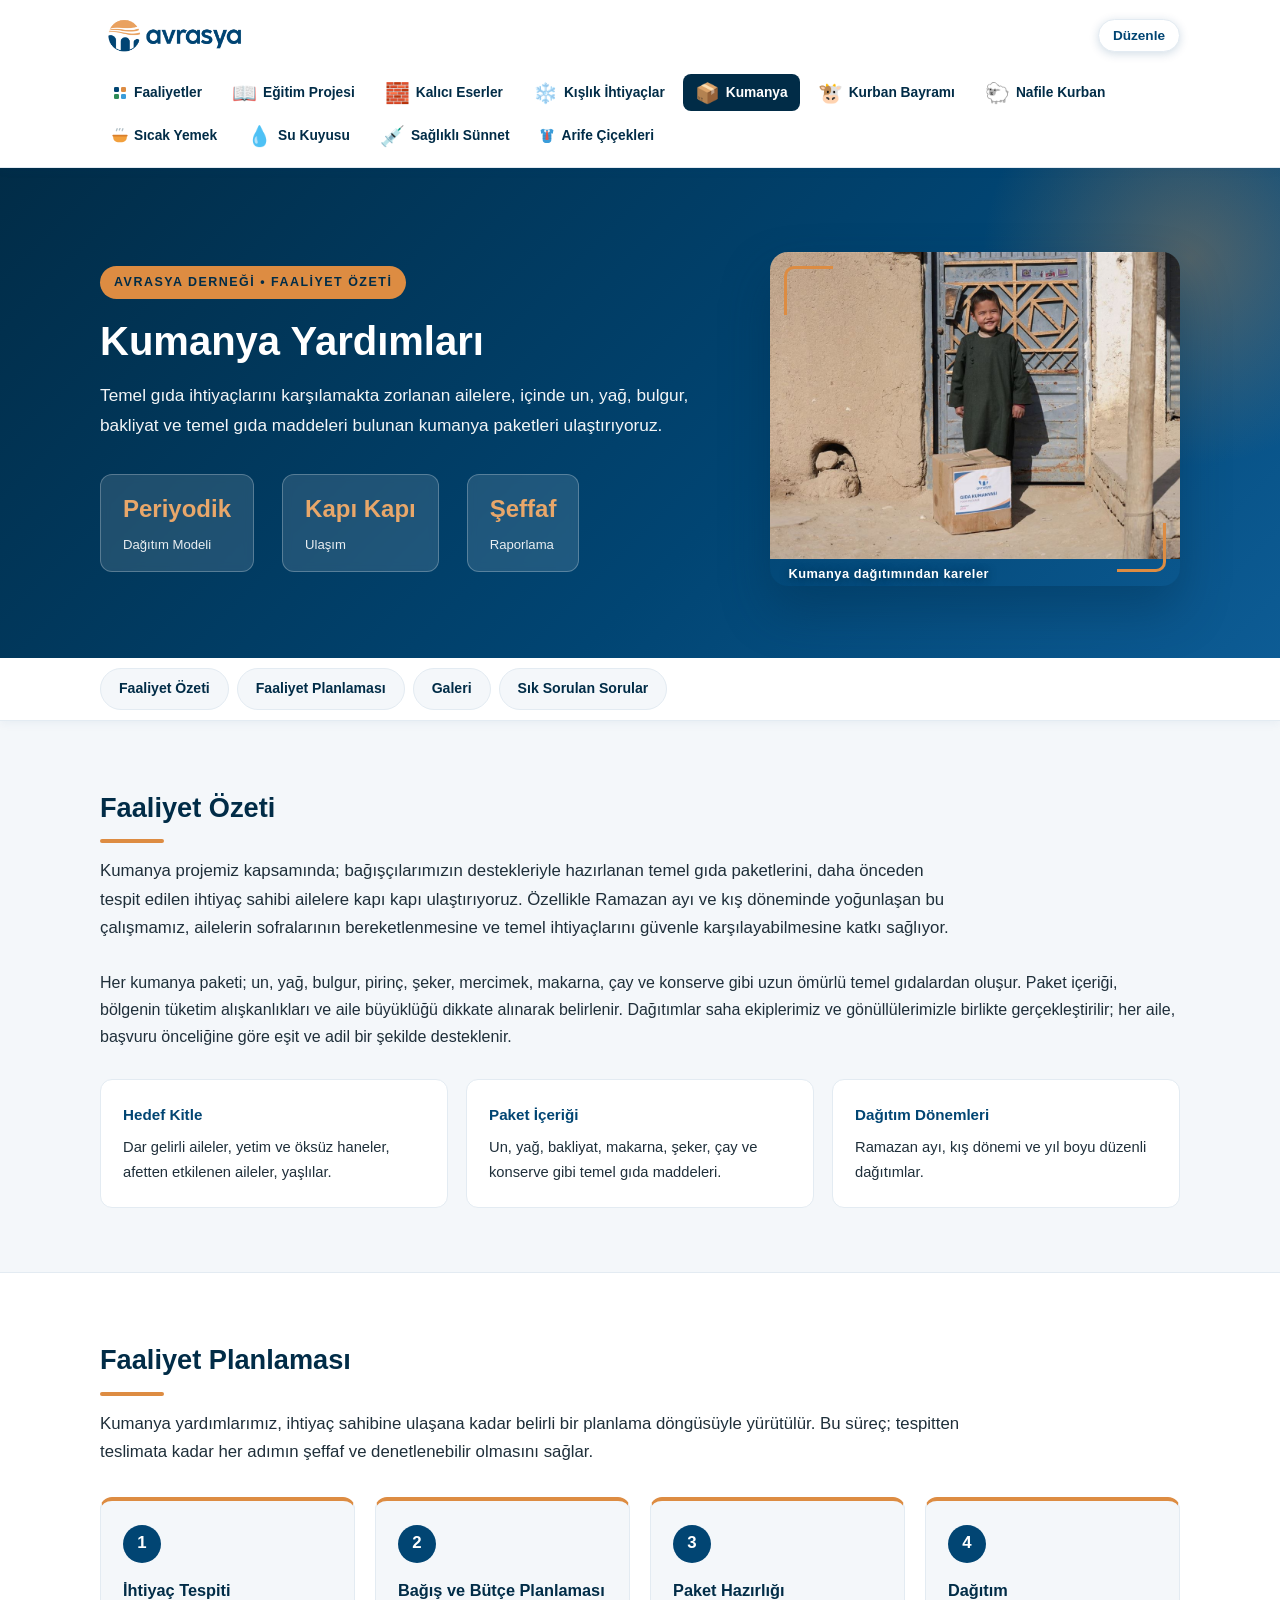
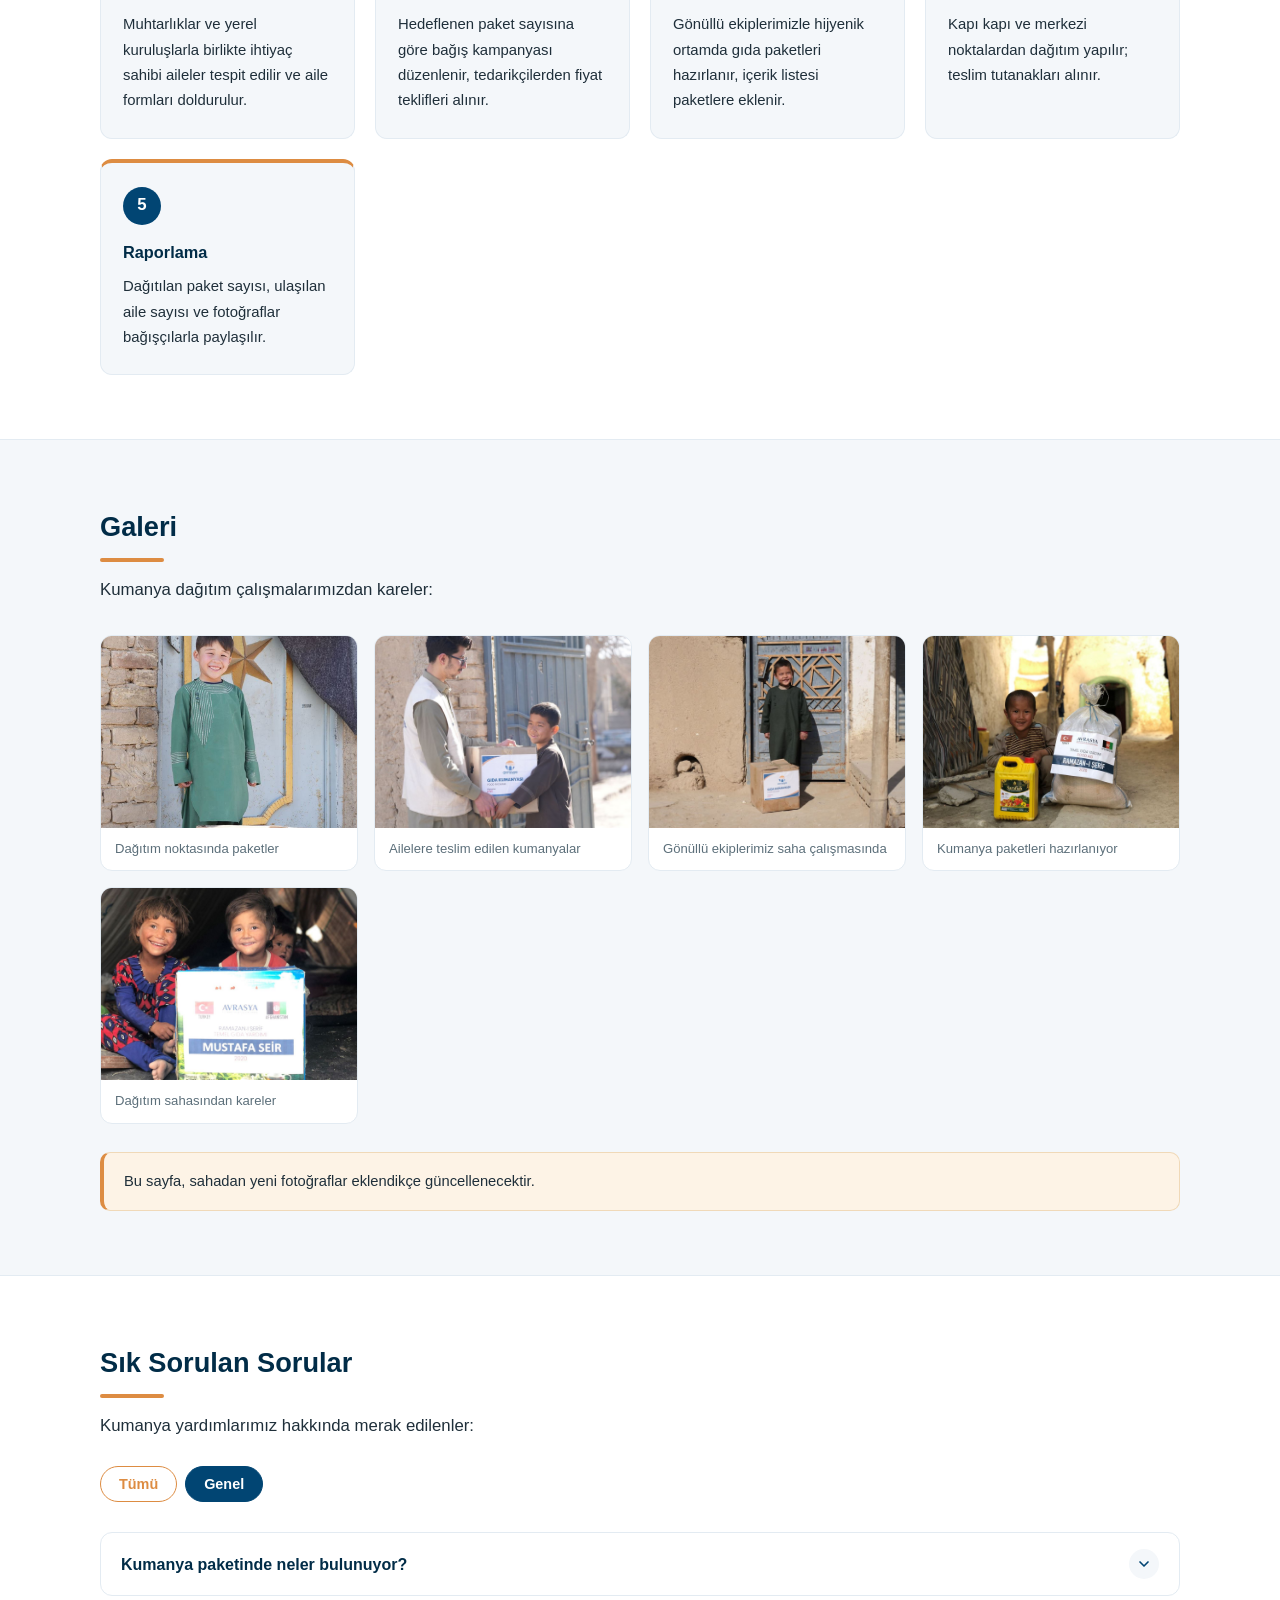
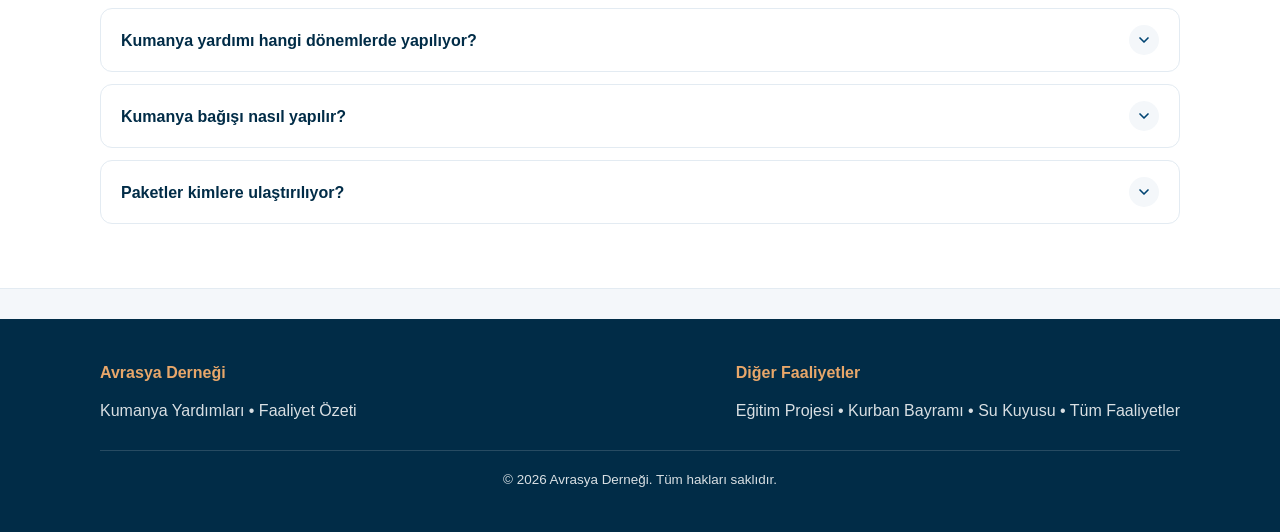
<file: kumanya.html>
<!DOCTYPE html>
<html lang="tr">
<head>
  <meta charset="UTF-8">
  <meta name="viewport" content="width=device-width, initial-scale=1.0">
  <title>Kumanya Yardımları – Avrasya Derneği</title>
  <link rel="stylesheet" href="style.css">
  <link rel="stylesheet" href="lib/fa/css/fontawesome.min.css">
  <link rel="stylesheet" href="lib/fa/css/solid.min.css">
  <link rel="stylesheet" href="lib/fa/css/brands.min.css">
</head>
<body>

  <header class="site-header">
    <div class="header-inner">
      <a class="brand" href="index.html">
        <img src="logo-yatay.png" alt="Avrasya Derneği Logosu" class="brand-logo">
      </a>
      <button class="menu-toggle" type="button" aria-label="Menüyü Aç" aria-expanded="false">
        <span class="menu-bar"></span>
        <span class="menu-bar"></span>
        <span class="menu-bar"></span>
      </button>
      <nav class="main-nav">
        <a href="index.html"><svg class="nav-ikon" viewBox="0 0 24 24" width="16" height="16" aria-hidden="true"><rect x="3" y="3" width="7.5" height="7.5" rx="2" fill="#014573"/><rect x="13.5" y="3" width="7.5" height="7.5" rx="2" fill="#dd8c42"/><rect x="3" y="13.5" width="7.5" height="7.5" rx="2" fill="#2e8b57"/><rect x="13.5" y="13.5" width="7.5" height="7.5" rx="2" fill="#3b9cd9"/></svg>Faaliyetler</a>
        <a href="egitim-projesi.html"><svg class="nav-ikon" viewBox="0 0 24 24" width="16" height="16" aria-hidden="true"><path d="M22 9.5 12 4.5 2 9.5l10 5 10-5z" fill="#3b9cd9"/><path d="M6.5 11.9v3.9c0 1.7 2.5 3 5.5 3s5.5-1.3 5.5-3v-3.9L12 14.6l-5.5-2.7z" fill="#014573"/><path d="M21.3 9.5 12 4.9 2.7 9.5" fill="none" stroke="#ffffff" stroke-width="0.8" opacity="0.6"/></svg>Eğitim Projesi</a>
        <a href="kalici-eserler.html"><svg class="nav-ikon" viewBox="0 0 24 24" width="16" height="16" aria-hidden="true"><rect x="3.2" y="11" width="2.4" height="9" rx="1.1" fill="#2e8b57"/><rect x="18.4" y="11" width="2.4" height="9" rx="1.1" fill="#2e8b57"/><path d="M12 3c-3.1 0-5.6 2.5-5.6 5.6 0 .8.2 1.6.6 2.3h10c.4-.7.6-1.5.6-2.3C17.6 5.5 15.1 3 12 3z" fill="#0d5c95"/><path d="M5.7 11h12.6c.5 0 .8.5.6 1L17 21H7L5.1 12c-.2-.5.1-1 .6-1z" fill="#dd8c42"/><path d="M10.4 21v-4.4c0-1 .7-1.7 1.6-1.7s1.6.7 1.6 1.7V21h-3.2z" fill="#b5651d"/><circle cx="15.7" cy="2.9" r="1.1" fill="#f5c542"/></svg>Kalıcı Eserler</a>
        <a href="kislik-ihtiyaclar.html"><svg class="nav-ikon" viewBox="0 0 24 24" width="16" height="16" aria-hidden="true"><line x1="2.5" y1="12" x2="21.5" y2="12" stroke="#3b9cd9" stroke-width="2.6" stroke-linecap="round"/><line x1="12" y1="2.5" x2="12" y2="21.5" stroke="#3b9cd9" stroke-width="2.6" stroke-linecap="round"/><path d="M20 16.5l-4-4.5 4-4.5" fill="none" stroke="#3b9cd9" stroke-width="2.6" stroke-linecap="round" stroke-linejoin="round"/><path d="M4 7.5l4 4.5-4 4.5" fill="none" stroke="#3b9cd9" stroke-width="2.6" stroke-linecap="round" stroke-linejoin="round"/><path d="M16 4l-4 4-4-4" fill="none" stroke="#3b9cd9" stroke-width="2.6" stroke-linecap="round" stroke-linejoin="round"/><path d="M8 20l4-4 4 4" fill="none" stroke="#3b9cd9" stroke-width="2.6" stroke-linecap="round" stroke-linejoin="round"/></svg>Kışlık İhtiyaçlar</a>
        <a href="kumanya.html" class="aktif"><svg class="nav-ikon" viewBox="0 0 24 24" width="16" height="16" aria-hidden="true"><rect x="3.5" y="8" width="17" height="12" rx="2" fill="#c98a4b"/><rect x="3.5" y="7.6" width="17" height="2.8" rx="1" fill="#e0a568"/><rect x="10.4" y="8" width="3.2" height="12" fill="#f5e6c8"/></svg>Kumanya</a>
        <a href="kurban-bayrami.html"><svg class="nav-ikon" viewBox="0 0 24 24" width="16" height="16" aria-hidden="true"><path d="M5 14.4c-.9 0-1.7.8-1.7 1.7 0 .8.5 1.4 1.2 1.7.6 1.2 1.8 2 3.2 2h6c1.9 0 3.4-1.5 3.4-3.4 0-.5-.1-1-.3-1.4.9-.3 1.5-1.1 1.5-2.1 0-1.2-1-2.2-2.2-2.2-.3 0-.7.1-1 .2-.6-1.6-2.1-2.7-3.9-2.7-2.2 0-4 1.6-4.3 3.7-.3-.1-.7-.1-1-.1-1.2 0-2.2 1-2.2 2.2 0 .3.1.6.2.8z" fill="#fafafa" stroke="#8c939b" stroke-width="1"/><circle cx="17.3" cy="11.9" r="2.9" fill="#8c939b"/><circle cx="18.6" cy="11.1" r="0.55" fill="#ffffff"/><path d="M17.6 9.2l1.3-1.7" stroke="#8c939b" stroke-width="1.2" stroke-linecap="round"/><rect x="6.2" y="19.2" width="1.4" height="2.3" rx="0.7" fill="#8c939b"/><rect x="9.6" y="19.2" width="1.4" height="2.3" rx="0.7" fill="#8c939b"/><rect x="13.4" y="19.2" width="1.4" height="2.3" rx="0.7" fill="#8c939b"/></svg>Kurban Bayramı</a>
        <a href="nafile-kurban.html"><svg class="nav-ikon" viewBox="0 0 24 24" width="16" height="16" aria-hidden="true"><path d="M20.84 4.61a5.5 5.5 0 0 0-7.78 0L12 5.67l-1.06-1.06a5.5 5.5 0 0 0-7.78 7.78l1.06 1.06L12 21.23l7.78-7.78 1.06-1.06a5.5 5.5 0 0 0 0-7.78z" fill="#e2574c"/><circle cx="9.2" cy="8.8" r="1.3" fill="#f7a89f" opacity="0.7"/></svg>Nafile Kurban</a>
        <a href="sicak-yemek.html"><svg class="nav-ikon" viewBox="0 0 24 24" width="16" height="16" aria-hidden="true"><g transform="translate(12 12) scale(1.08 1.15) translate(-12 -12)"><path d="M2.5 12h19v1.5a6.5 6.5 0 0 1-6.5 6.5H9a6.5 6.5 0 0 1-6.5-6.5V12z" fill="#f2a03d"/><path d="M2.5 11.5h19" stroke="#d97f2b" stroke-width="2.2" stroke-linecap="round"/><path d="M8 2.5c0 1-.9 1.4-.9 2.5" stroke="#b0bec5" stroke-width="1.8" stroke-linecap="round" fill="none"/><path d="M12 1.8c0 1-.9 1.4-.9 2.5" stroke="#b0bec5" stroke-width="1.8" stroke-linecap="round" fill="none"/><path d="M16 2.5c0 1-.9 1.4-.9 2.5" stroke="#b0bec5" stroke-width="1.8" stroke-linecap="round" fill="none"/></g></svg>Sıcak Yemek</a>
        <a href="su-kuyusu.html"><svg class="nav-ikon" viewBox="0 0 24 24" width="16" height="16" aria-hidden="true"><path d="M12 2.5 17.8 8.3a8.2 8.2 0 1 1-11.6 0L12 2.5z" fill="#3b9cd9"/><circle cx="9.5" cy="14" r="1.7" fill="#cfeafd" opacity="0.85"/></svg>Su Kuyusu</a>
        <a href="saglikli-sunnet.html"><svg class="nav-ikon" viewBox="0 0 24 24" width="16" height="16" aria-hidden="true"><circle cx="12" cy="12" r="9" fill="#fafafa" stroke="#e2574c" stroke-width="1.4"/><path d="M12 8v8M8 12h8" stroke="#e2574c" stroke-width="2.4" stroke-linecap="round"/></svg>Sağlıklı Sünnet</a>
        <a href="arife-cicekleri.html"><svg class="nav-ikon" viewBox="0 0 24 24" width="16" height="16" aria-hidden="true"><g transform="translate(12 12) scale(1.12) translate(-12 -12)"><path d="M12 3.4c-2.1 0-3.9-.6-5.2-1.2L3.4 4.1l.9 4.9 1.9-.7V17.4C6.2 19.6 7.9 21.3 10.1 21.3H13.9C16.1 21.3 17.8 19.6 17.8 17.4V8.3L19.7 9l.9-4.9L17.2 2.2C15.9 2.8 14.1 3.4 12 3.4z" fill="#3b9cd9"/><path d="M6.8 2.2 12 3.4l5.2-1.2" stroke="#ffffff" stroke-width="1.1" stroke-linecap="round" opacity="0.5" fill="none"/><path d="M6.4 11.9h11.2M6.4 15h11.2" stroke="#0d5c95" stroke-width="1.1" stroke-linecap="round" opacity="0.35"/><path d="M12 6.4 9.6 2.9c-.8.7-1.4 1.6-1.8 2.7l3 2.1z" fill="#eaf4fb"/><path d="M12 6.4 14.4 2.9c.8.7 1.4 1.6 1.8 2.7l-3 2.1z" fill="#eaf4fb"/><rect x="10.5" y="5.8" width="3" height="1.5" rx="0.6" fill="#e2574c"/><path d="M10.8 7.4h2.4l1 9.4c-.5.4-1.1.6-1.7.6h-1c-.6 0-1.2-.2-1.7-.6l1-9.4z" fill="#e2574c"/></g></svg>Arife Çiçekleri</a>
      </nav>
    </div>
  </header>

  <section class="hero" style="--hero-bg: url('medya/kumanya/DSC01173.JPG');">
    <div class="container hero-flex">
      <div class="hero-metin">
        <span class="hero-eyebrow">Avrasya Derneği • Faaliyet Özeti</span>
        <h1>Kumanya Yardımları</h1>
        <p class="hero-text">
          Temel gıda ihtiyaçlarını karşılamakta zorlanan ailelere, içinde un, yağ, bulgur,
          bakliyat ve temel gıda maddeleri bulunan kumanya paketleri ulaştırıyoruz.
        </p>
        <div class="hero-metre">
          <div class="metre">
            <strong>Periyodik</strong>
            <span>Dağıtım Modeli</span>
          </div>
          <div class="metre">
            <strong>Kapı Kapı</strong>
            <span>Ulaşım</span>
          </div>
          <div class="metre">
            <strong>Şeffaf</strong>
            <span>Raporlama</span>
          </div>
        </div>
      </div>
      <div class="hero-img">
        <img src="medya/kumanya/DSC01173.JPG" alt="Kumanya dağıtım çalışması">
        <span class="hero-img-kutu">Kumanya dağıtımından kareler</span>
      </div>
    </div>
  </section>

    <nav class="sekme-bar" aria-label="Sayfa içi gezinme">
    <div class="container sekme-ic">
      <a href="#ozet">Faaliyet Özeti</a>
      <a href="#planlama">Faaliyet Planlaması</a>
      <a href="#galeri">Galeri</a>
      <a href="#sss">Sık Sorulan Sorular</a>
    </div>
  </nav>

  <section class="section" id="ozet">

    <div class="container">
      <h2>Faaliyet Özeti</h2>
      <p class="giris">
        Kumanya projemiz kapsamında; bağışçılarımızın destekleriyle hazırlanan temel gıda
        paketlerini, daha önceden tespit edilen ihtiyaç sahibi ailelere kapı kapı
        ulaştırıyoruz. Özellikle Ramazan ayı ve kış döneminde yoğunlaşan bu çalışmamız,
        ailelerin sofralarının bereketlenmesine ve temel ihtiyaçlarını güvenle
        karşılayabilmesine katkı sağlıyor.
      </p>
      <p>
        Her kumanya paketi; un, yağ, bulgur, pirinç, şeker, mercimek, makarna, çay ve
        konserve gibi uzun ömürlü temel gıdalardan oluşur. Paket içeriği, bölgenin
        tüketim alışkanlıkları ve aile büyüklüğü dikkate alınarak belirlenir. Dağıtımlar
        saha ekiplerimiz ve gönüllülerimizle birlikte gerçekleştirilir; her aile, başvuru
        önceliğine göre eşit ve adil bir şekilde desteklenir.
      </p>
      <div class="info-grid">
        <div class="info-kutu">
          <h4>Hedef Kitle</h4>
          <p>Dar gelirli aileler, yetim ve öksüz haneler, afetten etkilenen aileler, yaşlılar.</p>
        </div>
        <div class="info-kutu">
          <h4>Paket İçeriği</h4>
          <p>Un, yağ, bakliyat, makarna, şeker, çay ve konserve gibi temel gıda maddeleri.</p>
        </div>
        <div class="info-kutu">
          <h4>Dağıtım Dönemleri</h4>
          <p>Ramazan ayı, kış dönemi ve yıl boyu düzenli dağıtımlar.</p>
        </div>
      </div>
    </div>
  </section>

  <section class="section section-alt" id="planlama">
    <div class="container">
      <h2>Faaliyet Planlaması</h2>
      <p class="giris">
        Kumanya yardımlarımız, ihtiyaç sahibine ulaşana kadar belirli bir planlama
        döngüsüyle yürütülür. Bu süreç; tespitten teslimata kadar her adımın şeffaf
        ve denetlenebilir olmasını sağlar.
      </p>
      <div class="steps">
        <div class="step">
          <span class="step-num">1</span>
          <h3>İhtiyaç Tespiti</h3>
          <p>Muhtarlıklar ve yerel kuruluşlarla birlikte ihtiyaç sahibi aileler tespit edilir ve aile formları doldurulur.</p>
        </div>
        <div class="step">
          <span class="step-num">2</span>
          <h3>Bağış ve Bütçe Planlaması</h3>
          <p>Hedeflenen paket sayısına göre bağış kampanyası düzenlenir, tedarikçilerden fiyat teklifleri alınır.</p>
        </div>
        <div class="step">
          <span class="step-num">3</span>
          <h3>Paket Hazırlığı</h3>
          <p>Gönüllü ekiplerimizle hijyenik ortamda gıda paketleri hazırlanır, içerik listesi paketlere eklenir.</p>
        </div>
        <div class="step">
          <span class="step-num">4</span>
          <h3>Dağıtım</h3>
          <p>Kapı kapı ve merkezi noktalardan dağıtım yapılır; teslim tutanakları alınır.</p>
        </div>
        <div class="step">
          <span class="step-num">5</span>
          <h3>Raporlama</h3>
          <p>Dağıtılan paket sayısı, ulaşılan aile sayısı ve fotoğraflar bağışçılarla paylaşılır.</p>
        </div>
      </div>
    </div>
  </section>

  <section class="section" id="galeri">

    <div class="container">
      <h2>Galeri</h2>
      <p class="giris">Kumanya dağıtım çalışmalarımızdan kareler:</p>
      <div class="gallery">
        <figure>
          <img src="medya/kumanya/DSC01083.JPG" alt="Kumanya dağıtım çalışması">
          <figcaption>Dağıtım noktasında paketler</figcaption>
        </figure>
        <figure>
          <img src="medya/kumanya/DSC01138.JPG" alt="Kumanya dağıtım çalışması">
          <figcaption>Ailelere teslim edilen kumanyalar</figcaption>
        </figure>
        <figure>
          <img src="medya/kumanya/DSC01173.JPG" alt="Kumanya dağıtım çalışması">
          <figcaption>Gönüllü ekiplerimiz saha çalışmasında</figcaption>
        </figure>
        <figure>
          <img src="medya/kumanya/IMG_5606.JPG" alt="Kumanya dağıtım çalışması">
          <figcaption>Kumanya paketleri hazırlanıyor</figcaption>
        </figure>
        <figure>
          <img src="medya/kumanya/IMG_7066 (2).JPG" alt="Kumanya dağıtım çalışması">
          <figcaption>Dağıtım sahasından kareler</figcaption>
        </figure>
      </div>
      <p class="not">
        Bu sayfa, sahadan yeni fotoğraflar eklendikçe güncellenecektir.
      </p>
    </div>
  </section>

  <section class="section section-alt sss" id="sss">
    <div class="container">
      <h2>Sık Sorulan Sorular</h2>
      <p class="giris">Kumanya yardımlarımız hakkında merak edilenler:</p>
      <div class="sss-tablar">
        <button type="button" class="sss-tab aktif" data-tab-ad="Genel">Genel</button>
      </div>
      <div class="sss-liste" data-tab-ad="Genel">
        <div class="sss-item">
          <div class="sss-soru">
            <span class="sss-metin">Kumanya paketinde neler bulunuyor?</span>
            <button class="sss-ac" type="button" aria-label="Yanıtı aç" title="Yanıtı aç"><svg width="16" height="16" viewBox="0 0 24 24" fill="none" stroke="currentColor" stroke-width="2.5" stroke-linecap="round" stroke-linejoin="round" aria-hidden="true"><path d="m6 9 6 6 6-6"></path></svg></button>
          </div>
          <div class="sss-cevap">
            <p>Paketlerde un, yağ, bulgur, pirinç, şeker, mercimek, makarna, çay ve konserve gibi temel gıda maddeleri yer alır.</p>
          </div>
        </div>
        <div class="sss-item">
          <div class="sss-soru">
            <span class="sss-metin">Kumanya yardımı hangi dönemlerde yapılıyor?</span>
            <button class="sss-ac" type="button" aria-label="Yanıtı aç" title="Yanıtı aç"><svg width="16" height="16" viewBox="0 0 24 24" fill="none" stroke="currentColor" stroke-width="2.5" stroke-linecap="round" stroke-linejoin="round" aria-hidden="true"><path d="m6 9 6 6 6-6"></path></svg></button>
          </div>
          <div class="sss-cevap">
            <p>Ramazan ayı ve kış döneminde yoğunlaşan dağıtımlar, yıl boyunca düzenli olarak devam eder.</p>
          </div>
        </div>
        <div class="sss-item">
          <div class="sss-soru">
            <span class="sss-metin">Kumanya bağışı nasıl yapılır?</span>
            <button class="sss-ac" type="button" aria-label="Yanıtı aç" title="Yanıtı aç"><svg width="16" height="16" viewBox="0 0 24 24" fill="none" stroke="currentColor" stroke-width="2.5" stroke-linecap="round" stroke-linejoin="round" aria-hidden="true"><path d="m6 9 6 6 6-6"></path></svg></button>
          </div>
          <div class="sss-cevap">
            <p>Derneğimizin bağış hesapları üzerinden veya websitemizin bağış paneli üzerinden kumanya bağışı yapabilirsiniz.</p>
          </div>
        </div>
        <div class="sss-item">
          <div class="sss-soru">
            <span class="sss-metin">Paketler kimlere ulaştırılıyor?</span>
            <button class="sss-ac" type="button" aria-label="Yanıtı aç" title="Yanıtı aç"><svg width="16" height="16" viewBox="0 0 24 24" fill="none" stroke="currentColor" stroke-width="2.5" stroke-linecap="round" stroke-linejoin="round" aria-hidden="true"><path d="m6 9 6 6 6-6"></path></svg></button>
          </div>
          <div class="sss-cevap">
            <p>Dar gelirli ailelere, yetim ve öksüz hanelere, yalnız yaşayan yaşlılara ve afetten etkilenen ailelere kapı kapı teslim edilir.</p>
          </div>
        </div>
      </div>
    </div>
  </section>
  <footer class="site-footer">
    <div class="container">
      <div class="footer-inner">
        <div>
          <h4>Avrasya Derneği</h4>
          <p>Kumanya Yardımları • Faaliyet Özeti</p>
        </div>
        <div>
          <h4>Diğer Faaliyetler</h4>
          <p>
            <a href="egitim-projesi.html">Eğitim Projesi</a> •
            <a href="kurban-bayrami.html">Kurban Bayramı</a> •
            <a href="su-kuyusu.html">Su Kuyusu</a> •
            <a href="index.html">Tüm Faaliyetler</a>
          </p>
        </div>
      </div>
      <p class="footer-alt">© 2026 Avrasya Derneği. Tüm hakları saklıdır.</p>
    </div>
  </footer>

  <script src="menu.js"></script>
  <script src="duzenle.js"></script>
  <script src="faq.js"></script>
  <script src="iconlar.js"></script>
  <script src="emojiler.js"></script>
  <script src="ikon-secici.js"></script>
</body>
</html>
</file>
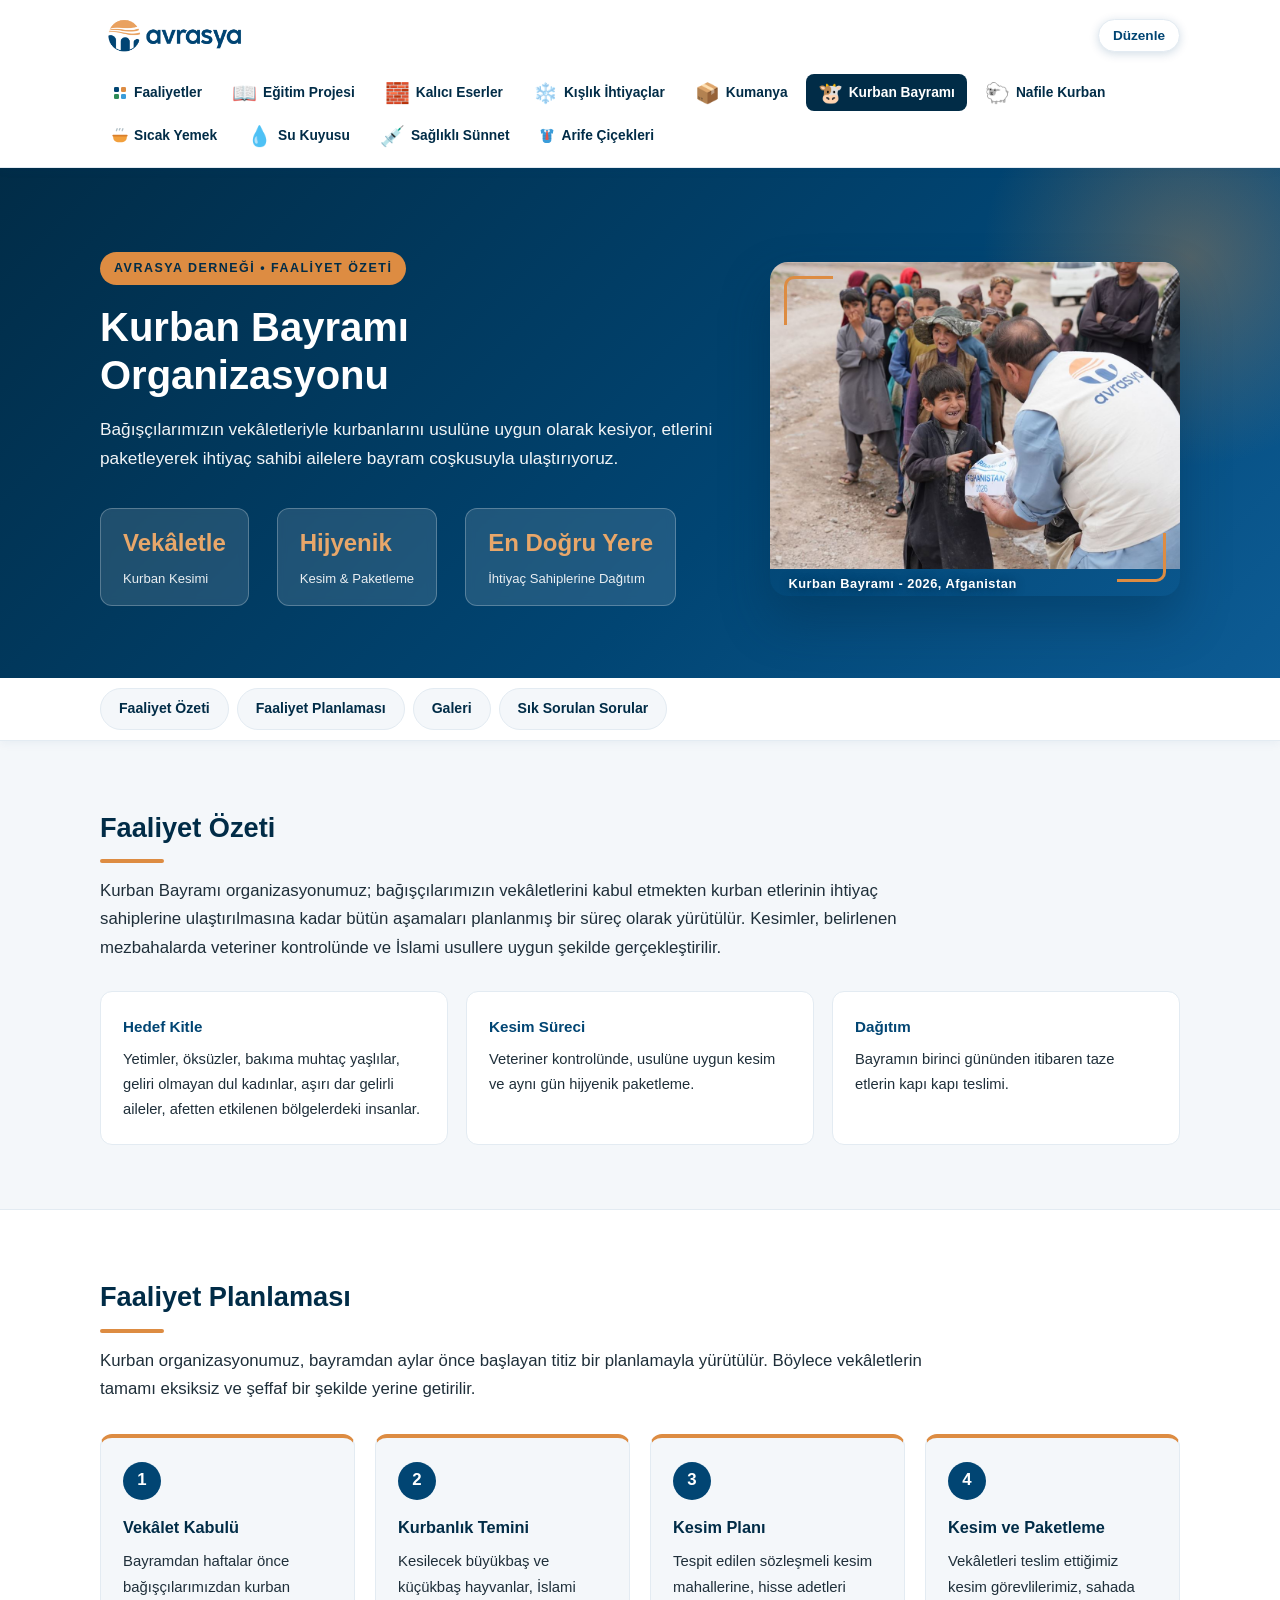
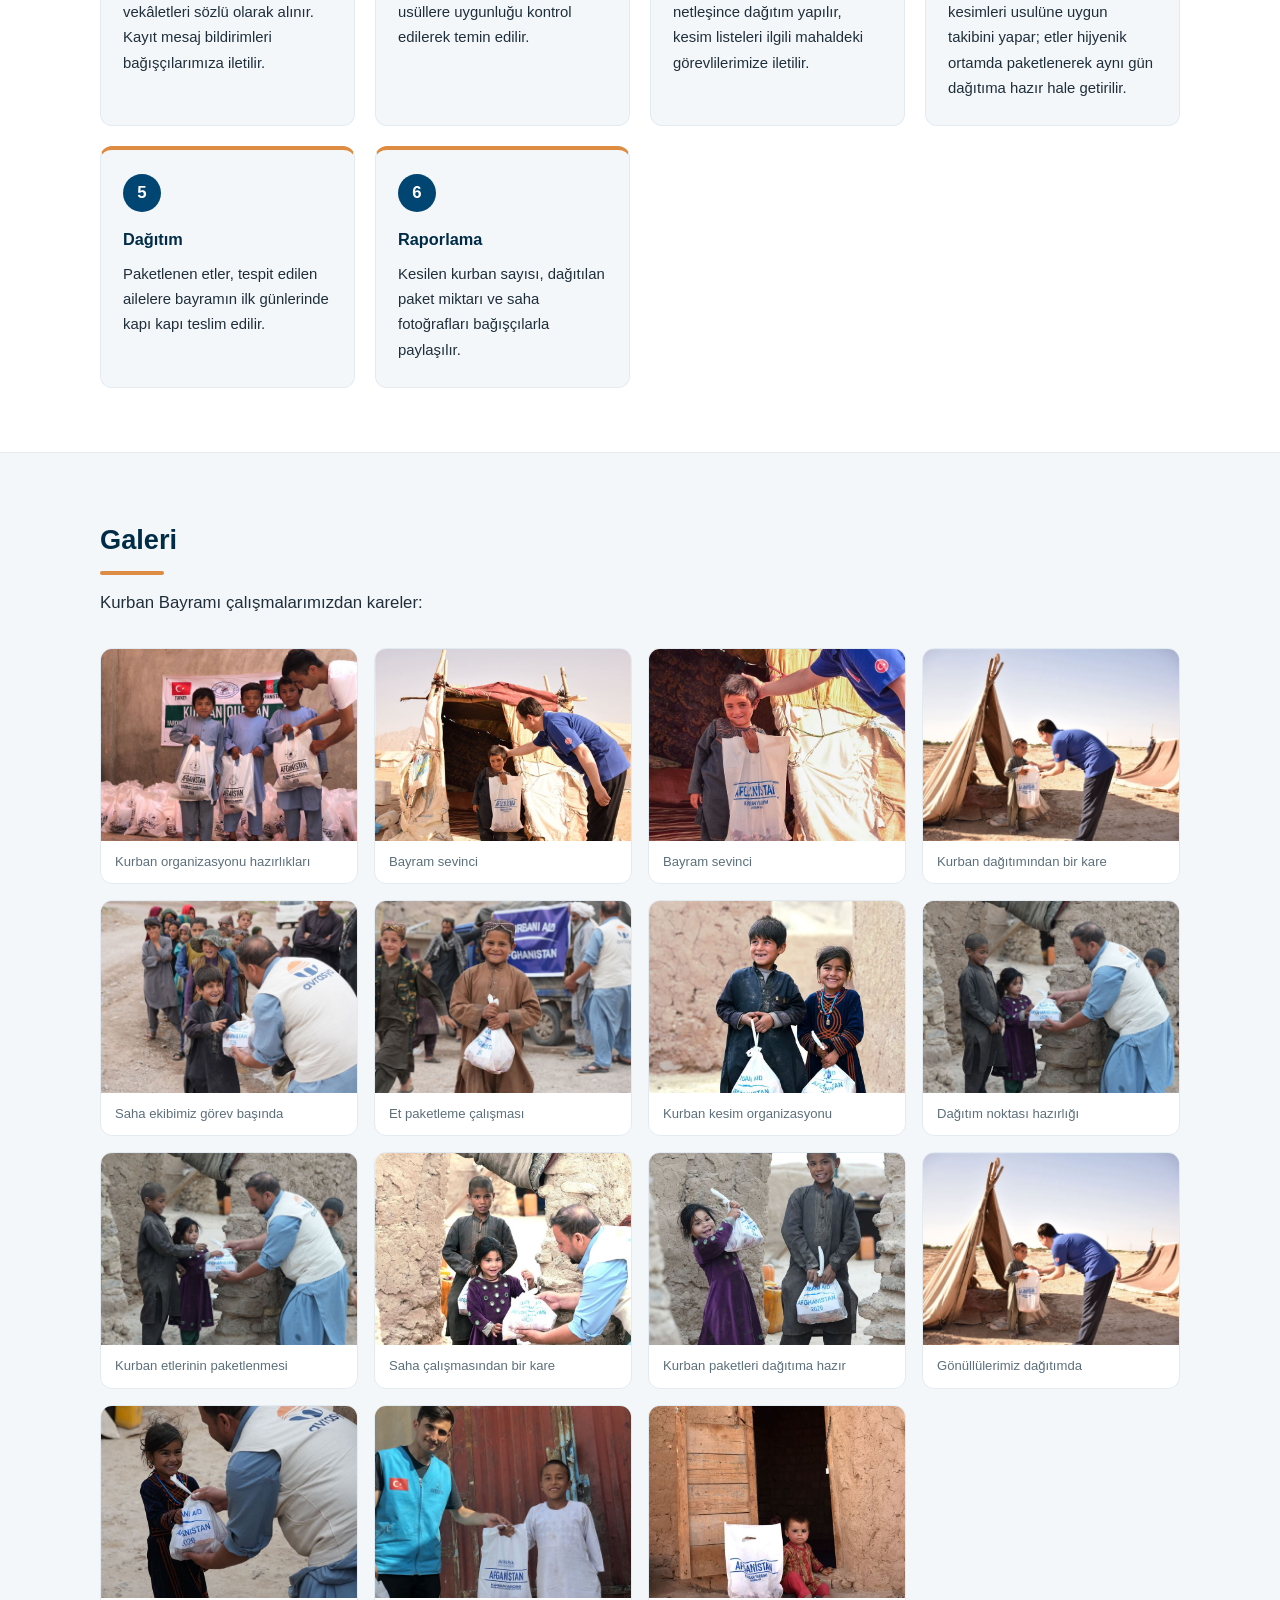
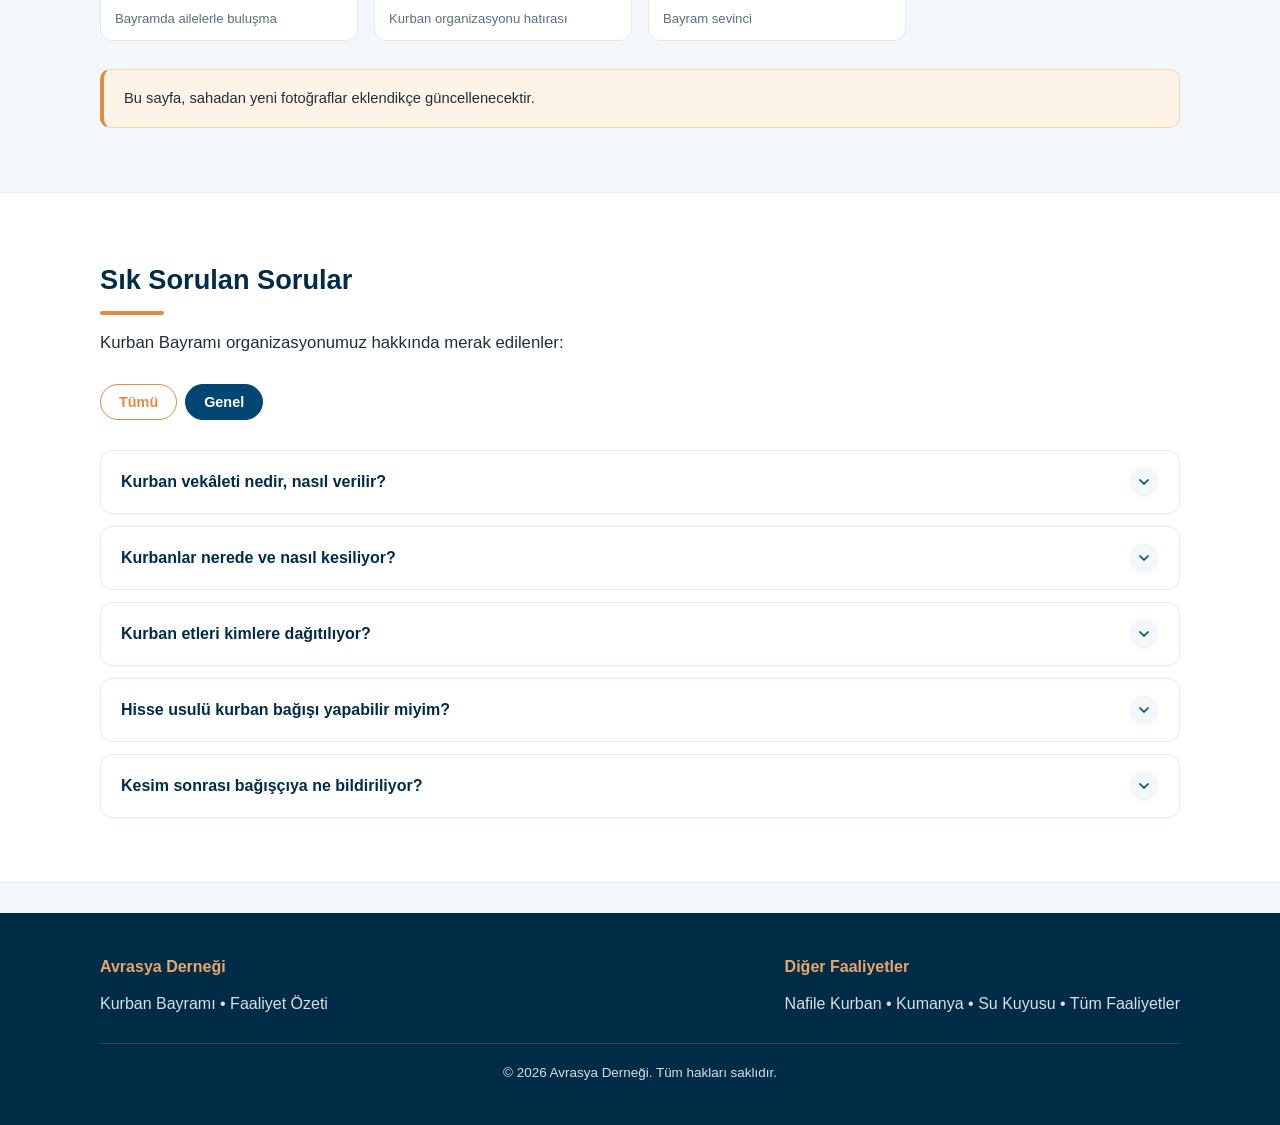
<file: kurban-bayrami.html>
<!DOCTYPE html>
<html lang="tr">
<head>
  <meta charset="UTF-8">
  <meta name="viewport" content="width=device-width, initial-scale=1.0">
  <title>Kurban Bayramı – Avrasya Derneği</title>
  <link rel="stylesheet" href="style.css">
  <link rel="stylesheet" href="lib/fa/css/fontawesome.min.css">
  <link rel="stylesheet" href="lib/fa/css/solid.min.css">
  <link rel="stylesheet" href="lib/fa/css/brands.min.css">
</head>
<body>

  <header class="site-header">
    <div class="header-inner">
      <a class="brand" href="index.html">
        <img src="logo-yatay.png" alt="Avrasya Derneği Logosu" class="brand-logo">
      </a>
      <button class="menu-toggle" type="button" aria-label="Menüyü Aç" aria-expanded="false">
        <span class="menu-bar"></span>
        <span class="menu-bar"></span>
        <span class="menu-bar"></span>
      </button>
      <nav class="main-nav">
        <a href="index.html"><svg class="nav-ikon" viewBox="0 0 24 24" width="16" height="16" aria-hidden="true"><rect x="3" y="3" width="7.5" height="7.5" rx="2" fill="#014573"/><rect x="13.5" y="3" width="7.5" height="7.5" rx="2" fill="#dd8c42"/><rect x="3" y="13.5" width="7.5" height="7.5" rx="2" fill="#2e8b57"/><rect x="13.5" y="13.5" width="7.5" height="7.5" rx="2" fill="#3b9cd9"/></svg>Faaliyetler</a>
        <a href="egitim-projesi.html"><svg class="nav-ikon" viewBox="0 0 24 24" width="16" height="16" aria-hidden="true"><path d="M22 9.5 12 4.5 2 9.5l10 5 10-5z" fill="#3b9cd9"/><path d="M6.5 11.9v3.9c0 1.7 2.5 3 5.5 3s5.5-1.3 5.5-3v-3.9L12 14.6l-5.5-2.7z" fill="#014573"/><path d="M21.3 9.5 12 4.9 2.7 9.5" fill="none" stroke="#ffffff" stroke-width="0.8" opacity="0.6"/></svg>Eğitim Projesi</a>
        <a href="kalici-eserler.html"><svg class="nav-ikon" viewBox="0 0 24 24" width="16" height="16" aria-hidden="true"><rect x="3.2" y="11" width="2.4" height="9" rx="1.1" fill="#2e8b57"/><rect x="18.4" y="11" width="2.4" height="9" rx="1.1" fill="#2e8b57"/><path d="M12 3c-3.1 0-5.6 2.5-5.6 5.6 0 .8.2 1.6.6 2.3h10c.4-.7.6-1.5.6-2.3C17.6 5.5 15.1 3 12 3z" fill="#0d5c95"/><path d="M5.7 11h12.6c.5 0 .8.5.6 1L17 21H7L5.1 12c-.2-.5.1-1 .6-1z" fill="#dd8c42"/><path d="M10.4 21v-4.4c0-1 .7-1.7 1.6-1.7s1.6.7 1.6 1.7V21h-3.2z" fill="#b5651d"/><circle cx="15.7" cy="2.9" r="1.1" fill="#f5c542"/></svg>Kalıcı Eserler</a>
        <a href="kislik-ihtiyaclar.html"><svg class="nav-ikon" viewBox="0 0 24 24" width="16" height="16" aria-hidden="true"><line x1="2.5" y1="12" x2="21.5" y2="12" stroke="#3b9cd9" stroke-width="2.6" stroke-linecap="round"/><line x1="12" y1="2.5" x2="12" y2="21.5" stroke="#3b9cd9" stroke-width="2.6" stroke-linecap="round"/><path d="M20 16.5l-4-4.5 4-4.5" fill="none" stroke="#3b9cd9" stroke-width="2.6" stroke-linecap="round" stroke-linejoin="round"/><path d="M4 7.5l4 4.5-4 4.5" fill="none" stroke="#3b9cd9" stroke-width="2.6" stroke-linecap="round" stroke-linejoin="round"/><path d="M16 4l-4 4-4-4" fill="none" stroke="#3b9cd9" stroke-width="2.6" stroke-linecap="round" stroke-linejoin="round"/><path d="M8 20l4-4 4 4" fill="none" stroke="#3b9cd9" stroke-width="2.6" stroke-linecap="round" stroke-linejoin="round"/></svg>Kışlık İhtiyaçlar</a>
        <a href="kumanya.html"><svg class="nav-ikon" viewBox="0 0 24 24" width="16" height="16" aria-hidden="true"><rect x="3.5" y="8" width="17" height="12" rx="2" fill="#c98a4b"/><rect x="3.5" y="7.6" width="17" height="2.8" rx="1" fill="#e0a568"/><rect x="10.4" y="8" width="3.2" height="12" fill="#f5e6c8"/></svg>Kumanya</a>
        <a href="kurban-bayrami.html" class="aktif"><svg class="nav-ikon" viewBox="0 0 24 24" width="16" height="16" aria-hidden="true"><path d="M5 14.4c-.9 0-1.7.8-1.7 1.7 0 .8.5 1.4 1.2 1.7.6 1.2 1.8 2 3.2 2h6c1.9 0 3.4-1.5 3.4-3.4 0-.5-.1-1-.3-1.4.9-.3 1.5-1.1 1.5-2.1 0-1.2-1-2.2-2.2-2.2-.3 0-.7.1-1 .2-.6-1.6-2.1-2.7-3.9-2.7-2.2 0-4 1.6-4.3 3.7-.3-.1-.7-.1-1-.1-1.2 0-2.2 1-2.2 2.2 0 .3.1.6.2.8z" fill="#fafafa" stroke="#8c939b" stroke-width="1"/><circle cx="17.3" cy="11.9" r="2.9" fill="#8c939b"/><circle cx="18.6" cy="11.1" r="0.55" fill="#ffffff"/><path d="M17.6 9.2l1.3-1.7" stroke="#8c939b" stroke-width="1.2" stroke-linecap="round"/><rect x="6.2" y="19.2" width="1.4" height="2.3" rx="0.7" fill="#8c939b"/><rect x="9.6" y="19.2" width="1.4" height="2.3" rx="0.7" fill="#8c939b"/><rect x="13.4" y="19.2" width="1.4" height="2.3" rx="0.7" fill="#8c939b"/></svg>Kurban Bayramı</a>
        <a href="nafile-kurban.html"><svg class="nav-ikon" viewBox="0 0 24 24" width="16" height="16" aria-hidden="true"><path d="M20.84 4.61a5.5 5.5 0 0 0-7.78 0L12 5.67l-1.06-1.06a5.5 5.5 0 0 0-7.78 7.78l1.06 1.06L12 21.23l7.78-7.78 1.06-1.06a5.5 5.5 0 0 0 0-7.78z" fill="#e2574c"/><circle cx="9.2" cy="8.8" r="1.3" fill="#f7a89f" opacity="0.7"/></svg>Nafile Kurban</a>
        <a href="sicak-yemek.html"><svg class="nav-ikon" viewBox="0 0 24 24" width="16" height="16" aria-hidden="true"><g transform="translate(12 12) scale(1.08 1.15) translate(-12 -12)"><path d="M2.5 12h19v1.5a6.5 6.5 0 0 1-6.5 6.5H9a6.5 6.5 0 0 1-6.5-6.5V12z" fill="#f2a03d"/><path d="M2.5 11.5h19" stroke="#d97f2b" stroke-width="2.2" stroke-linecap="round"/><path d="M8 2.5c0 1-.9 1.4-.9 2.5" stroke="#b0bec5" stroke-width="1.8" stroke-linecap="round" fill="none"/><path d="M12 1.8c0 1-.9 1.4-.9 2.5" stroke="#b0bec5" stroke-width="1.8" stroke-linecap="round" fill="none"/><path d="M16 2.5c0 1-.9 1.4-.9 2.5" stroke="#b0bec5" stroke-width="1.8" stroke-linecap="round" fill="none"/></g></svg>Sıcak Yemek</a>
        <a href="su-kuyusu.html"><svg class="nav-ikon" viewBox="0 0 24 24" width="16" height="16" aria-hidden="true"><path d="M12 2.5 17.8 8.3a8.2 8.2 0 1 1-11.6 0L12 2.5z" fill="#3b9cd9"/><circle cx="9.5" cy="14" r="1.7" fill="#cfeafd" opacity="0.85"/></svg>Su Kuyusu</a>
        <a href="saglikli-sunnet.html"><svg class="nav-ikon" viewBox="0 0 24 24" width="16" height="16" aria-hidden="true"><circle cx="12" cy="12" r="9" fill="#fafafa" stroke="#e2574c" stroke-width="1.4"/><path d="M12 8v8M8 12h8" stroke="#e2574c" stroke-width="2.4" stroke-linecap="round"/></svg>Sağlıklı Sünnet</a>
        <a href="arife-cicekleri.html"><svg class="nav-ikon" viewBox="0 0 24 24" width="16" height="16" aria-hidden="true"><g transform="translate(12 12) scale(1.12) translate(-12 -12)"><path d="M12 3.4c-2.1 0-3.9-.6-5.2-1.2L3.4 4.1l.9 4.9 1.9-.7V17.4C6.2 19.6 7.9 21.3 10.1 21.3H13.9C16.1 21.3 17.8 19.6 17.8 17.4V8.3L19.7 9l.9-4.9L17.2 2.2C15.9 2.8 14.1 3.4 12 3.4z" fill="#3b9cd9"/><path d="M6.8 2.2 12 3.4l5.2-1.2" stroke="#ffffff" stroke-width="1.1" stroke-linecap="round" opacity="0.5" fill="none"/><path d="M6.4 11.9h11.2M6.4 15h11.2" stroke="#0d5c95" stroke-width="1.1" stroke-linecap="round" opacity="0.35"/><path d="M12 6.4 9.6 2.9c-.8.7-1.4 1.6-1.8 2.7l3 2.1z" fill="#eaf4fb"/><path d="M12 6.4 14.4 2.9c.8.7 1.4 1.6 1.8 2.7l-3 2.1z" fill="#eaf4fb"/><rect x="10.5" y="5.8" width="3" height="1.5" rx="0.6" fill="#e2574c"/><path d="M10.8 7.4h2.4l1 9.4c-.5.4-1.1.6-1.7.6h-1c-.6 0-1.2-.2-1.7-.6l1-9.4z" fill="#e2574c"/></g></svg>Arife Çiçekleri</a>
      </nav>
    </div>
  </header>

  <section class="hero" style="--hero-bg: url('medya/kurban-bayrami/DSC02216.JPG');">
    <div class="container hero-flex">
      <div class="hero-metin">
        <span class="hero-eyebrow">Avrasya Derneği • Faaliyet Özeti</span>
        <h1>Kurban Bayramı<br>Organizasyonu</h1>
        <p class="hero-text">
          Bağışçılarımızın vekâletleriyle kurbanlarını usulüne uygun olarak kesiyor,
          etlerini paketleyerek ihtiyaç sahibi ailelere bayram coşkusuyla ulaştırıyoruz.
        </p>
        <div class="hero-metre">
          <div class="metre">
            <strong>Vekâletle</strong>
            <span>Kurban Kesimi</span>
          </div>
          <div class="metre">
            <strong>Hijyenik</strong>
            <span>Kesim & Paketleme</span>
          </div>
          <div class="metre">
            <strong>En Doğru Yere</strong>
            <span>İhtiyaç Sahiplerine Dağıtım</span>
          </div>
        </div>
      </div>
      <div class="hero-img">
        <img src="medya/kurban-bayrami/DSC02216.JPG" alt="Kurban Bayramı çalışması">
        <span class="hero-img-kutu">Kurban Bayramı - 2026, Afganistan</span>
      </div>
    </div>
  </section>

    <nav class="sekme-bar" aria-label="Sayfa içi gezinme">
    <div class="container sekme-ic">
      <a href="#ozet">Faaliyet Özeti</a>
      <a href="#planlama">Faaliyet Planlaması</a>
      <a href="#galeri">Galeri</a>
      <a href="#sss">Sık Sorulan Sorular</a>
    </div>
  </nav>

  <section class="section" id="ozet">

    <div class="container">
      <h2>Faaliyet Özeti</h2>
      <p class="giris">
        Kurban Bayramı organizasyonumuz; bağışçılarımızın vekâletlerini kabul etmekten
        kurban etlerinin ihtiyaç sahiplerine ulaştırılmasına kadar bütün aşamaları
        planlanmış bir süreç olarak yürütülür. Kesimler, belirlenen mezbahalarda veteriner
        kontrolünde ve İslami usullere uygun şekilde gerçekleştirilir.
      </p>
      <div class="info-grid">
        <div class="info-kutu">
          <h4>Hedef Kitle</h4>
          <p>Yetimler, öksüzler, bakıma muhtaç yaşlılar, geliri olmayan dul kadınlar, aşırı dar gelirli aileler, afetten etkilenen bölgelerdeki insanlar.</p>
        </div>
        <div class="info-kutu">
          <h4>Kesim Süreci</h4>
          <p>Veteriner kontrolünde, usulüne uygun kesim ve aynı gün hijyenik paketleme.</p>
        </div>
        <div class="info-kutu">
          <h4>Dağıtım</h4>
          <p>Bayramın birinci gününden itibaren taze etlerin kapı kapı teslimi.</p>
        </div>
      </div>
    </div>
  </section>

  <section class="section section-alt" id="planlama">
    <div class="container">
      <h2>Faaliyet Planlaması</h2>
      <p class="giris">
        Kurban organizasyonumuz, bayramdan aylar önce başlayan titiz bir planlamayla
        yürütülür. Böylece vekâletlerin tamamı eksiksiz ve şeffaf bir şekilde yerine getirilir.
      </p>
      <div class="steps">
        <div class="step">
          <span class="step-num">1</span>
          <h3>Vekâlet Kabulü</h3>
          <p>Bayramdan haftalar önce bağışçılarımızdan kurban vekâletleri sözlü olarak alınır. Kayıt mesaj bildirimleri bağışçılarımıza iletilir.</p>
        </div>
        <div class="step">
          <span class="step-num">2</span>
          <h3>Kurbanlık Temini</h3>
          <p>Kesilecek büyükbaş ve küçükbaş hayvanlar, İslami usüllere uygunluğu kontrol edilerek temin edilir.</p>
        </div>
        <div class="step">
          <span class="step-num">3</span>
          <h3>Kesim Planı</h3>
          <p>Tespit edilen sözleşmeli kesim mahallerine, hisse adetleri netleşince dağıtım yapılır, kesim listeleri ilgili mahaldeki görevlilerimize iletilir.</p>
        </div>
        <div class="step">
          <span class="step-num">4</span>
          <h3>Kesim ve Paketleme</h3>
          <p>Vekâletleri teslim ettiğimiz kesim görevlilerimiz, sahada kesimleri usulüne uygun takibini yapar; etler hijyenik ortamda paketlenerek aynı gün dağıtıma hazır hale getirilir.</p>
        </div>
        <div class="step">
          <span class="step-num">5</span>
          <h3>Dağıtım</h3>
          <p>Paketlenen etler, tespit edilen ailelere bayramın ilk günlerinde kapı kapı teslim edilir.</p>
        </div>
        <div class="step">
          <span class="step-num">6</span>
          <h3>Raporlama</h3>
          <p>Kesilen kurban sayısı, dağıtılan paket miktarı ve saha fotoğrafları bağışçılarla paylaşılır.</p>
        </div>
      </div>
    </div>
  </section>

  <section class="section" id="galeri">

    <div class="container">
      <h2>Galeri</h2>
      <p class="giris">Kurban Bayramı çalışmalarımızdan kareler:</p>
      <div class="gallery">
        <figure>
          <img src="medya/kurban-bayrami/400041100891_158786.jpg" alt="Kurban Bayramı çalışması">
          <figcaption>Kurban organizasyonu hazırlıkları</figcaption>
        </figure>
        <figure>
          <img src="medya/kurban-bayrami/1 çocuk 3 (15).JPG" alt="Kurban Bayramı çalışması">
          <figcaption>Bayram sevinci</figcaption>
        </figure>
        <figure>
          <img src="medya/kurban-bayrami/1 çocuk 3 (15) kopya.jpg" alt="Kurban Bayramı çalışması">
          <figcaption>Bayram sevinci</figcaption>
        </figure>
        <figure>
          <img src="medya/kurban-bayrami/2 çocuk 11 (13).JPG" alt="Kurban Bayramı çalışması">
          <figcaption>Kurban dağıtımından bir kare</figcaption>
        </figure>
        <figure>
          <img src="medya/kurban-bayrami/DSC02216.JPG" alt="Kurban Bayramı çalışması">
          <figcaption>Saha ekibimiz görev başında</figcaption>
        </figure>
        <figure>
          <img src="medya/kurban-bayrami/DSC02228.JPG" alt="Kurban Bayramı çalışması">
          <figcaption>Et paketleme çalışması</figcaption>
        </figure>
        <figure>
          <img src="medya/kurban-bayrami/DSC02321(1).jpg" alt="Kurban Bayramı çalışması">
          <figcaption>Kurban kesim organizasyonu</figcaption>
        </figure>
        <figure>
          <img src="medya/kurban-bayrami/DSC02335.JPG" alt="Kurban Bayramı çalışması">
          <figcaption>Dağıtım noktası hazırlığı</figcaption>
        </figure>
        <figure>
          <img src="medya/kurban-bayrami/DSC02336.JPG" alt="Kurban Bayramı çalışması">
          <figcaption>Kurban etlerinin paketlenmesi</figcaption>
        </figure>
        <figure>
          <img src="medya/kurban-bayrami/DSC02341(1).jpg" alt="Kurban Bayramı çalışması">
          <figcaption>Saha çalışmasından bir kare</figcaption>
        </figure>
        <figure>
          <img src="medya/kurban-bayrami/DSC02345.JPG" alt="Kurban Bayramı çalışması">
          <figcaption>Kurban paketleri dağıtıma hazır</figcaption>
        </figure>
        <figure>
          <img src="medya/kurban-bayrami/2 çocuk 11 (13).JPG" alt="Kurban Bayramı çalışması">
          <figcaption>Gönüllülerimiz dağıtımda</figcaption>
        </figure>
        <figure>
          <img src="medya/kurban-bayrami/DSC02375.JPG" alt="Kurban Bayramı çalışması">
          <figcaption>Bayramda ailelerle buluşma</figcaption>
        </figure>
        <figure>
          <img src="medya/kurban-bayrami/IMG_7804 - Kopya.JPG" alt="Kurban Bayramı çalışması">
          <figcaption>Kurban organizasyonu hatırası</figcaption>
        </figure>
        <figure>
          <img src="medya/kurban-bayrami/çocuk 15 (3).JPG" alt="Kurban Bayramı çalışması">
          <figcaption>Bayram sevinci</figcaption>
        </figure>
      </div>
      <p class="not">
        Bu sayfa, sahadan yeni fotoğraflar eklendikçe güncellenecektir.
      </p>
    </div>
  </section>

  <section class="section section-alt sss" id="sss">
    <div class="container">
      <h2>Sık Sorulan Sorular</h2>
      <p class="giris">Kurban Bayramı organizasyonumuz hakkında merak edilenler:</p>
      <div class="sss-tablar">
        <button type="button" class="sss-tab aktif" data-tab-ad="Genel">Genel</button>
      </div>
      <div class="sss-liste" data-tab-ad="Genel">
        <div class="sss-item">
          <div class="sss-soru">
            <span class="sss-metin">Kurban vekâleti nedir, nasıl verilir?</span>
            <button class="sss-ac" type="button" aria-label="Yanıtı aç" title="Yanıtı aç"><svg width="16" height="16" viewBox="0 0 24 24" fill="none" stroke="currentColor" stroke-width="2.5" stroke-linecap="round" stroke-linejoin="round" aria-hidden="true"><path d="m6 9 6 6 6-6"></path></svg></button>
          </div>
          <div class="sss-cevap">
            <p>Kurban vekâleti; bir kişinin kurbanını kesmek veya kestirmek için bir başkasını vekil tayin etmesidir. Vekil tayin edilen kişi, bağışçının kurbanını kestirmek için vekil tayin edilirse o da başka birini vekil tayin edebilir. Bu şekilde silsile yoluyla kurbanı kesecek kişiye kadar vekâlet ulaştırılır. Kurban vekâleti: "Kurbanınızı kesmeye, kestirmeye ihtiyaç sahiplerine ulaştırmaya beni vekil tayin ettiniz mi?" sorusuna cevap olarak "Vekil tayin ettim." ifadesiyle gerçekleşir. Her bir kurban bağışınız için dernek çalışanlarımız 24 saat içerisinde sizleri arayarak kurban vekâletlerinizin alımını gerçekleştirir.</p>
          </div>
        </div>
        <div class="sss-item">
          <div class="sss-soru">
            <span class="sss-metin">Kurbanlar nerede ve nasıl kesiliyor?</span>
            <button class="sss-ac" type="button" aria-label="Yanıtı aç" title="Yanıtı aç"><svg width="16" height="16" viewBox="0 0 24 24" fill="none" stroke="currentColor" stroke-width="2.5" stroke-linecap="round" stroke-linejoin="round" aria-hidden="true"><path d="m6 9 6 6 6-6"></path></svg></button>
          </div>
          <div class="sss-cevap">
            <p>İslami şartları taşıyan küçükbaş ve büyükbaş hayvanlar arasından seçilen kurbanlıklarınız, ihtiyaç sahibi coğrafyalarda İslami ve hijyenik standartları karşılayan kesim mahallerinde tecrübeli kasaplar tarafından usülüne uygun şekilde, eziyet edilmeden besmele ile kesiliyor.</p>
          </div>
        </div>
        <div class="sss-item">
          <div class="sss-soru">
            <span class="sss-metin">Kurban etleri kimlere dağıtılıyor?</span>
            <button class="sss-ac" type="button" aria-label="Yanıtı aç" title="Yanıtı aç"><svg width="16" height="16" viewBox="0 0 24 24" fill="none" stroke="currentColor" stroke-width="2.5" stroke-linecap="round" stroke-linejoin="round" aria-hidden="true"><path d="m6 9 6 6 6-6"></path></svg></button>
          </div>
          <div class="sss-cevap">
            <p>Paketlenen etler; yetimler, öksüzler, bakıma muhtaç yaşlılar, geliri olmayan dul kadınlar, aşırı dar gelirli aileler, afetten etkilenen bölgelerdeki insanlara bayramın ilk günlerinde teslim edilir.</p>
          </div>
        </div>
        <div class="sss-item">
          <div class="sss-soru">
            <span class="sss-metin">Hisse usulü kurban bağışı yapabilir miyim?</span>
            <button class="sss-ac" type="button" aria-label="Yanıtı aç" title="Yanıtı aç"><svg width="16" height="16" viewBox="0 0 24 24" fill="none" stroke="currentColor" stroke-width="2.5" stroke-linecap="round" stroke-linejoin="round" aria-hidden="true"><path d="m6 9 6 6 6-6"></path></svg></button>
          </div>
          <div class="sss-cevap">
            <p>Evet. Büyükbaş hayvanlarda yedi kişiye kadar hisse usulü kurban bağışı kabul edilmektedir.</p>
          </div>
        </div>
        <div class="sss-item">
          <div class="sss-soru">
            <span class="sss-metin">Kesim sonrası bağışçıya ne bildiriliyor?</span>
            <button class="sss-ac" type="button" aria-label="Yanıtı aç" title="Yanıtı aç"><svg width="16" height="16" viewBox="0 0 24 24" fill="none" stroke="currentColor" stroke-width="2.5" stroke-linecap="round" stroke-linejoin="round" aria-hidden="true"><path d="m6 9 6 6 6-6"></path></svg></button>
          </div>
          <div class="sss-cevap">
            <p>Kurban Bayramı'nda kesim mahallerindeki yoğunluğundan dolayı; kesim gerçekleştikten itibaren 1 saat içerisinde iletişim tercihinize göre SMS veya Whatsapp yoluyla kesim bilgi mesajınız tarafınıza iletilir. Faaliyete ait kesim ve dağıtım görsellerini ise websitemizden ve sosyal medya hesaplarımız üzerinden takip edebilirsiniz.</p>
          </div>
        </div>
      </div>
    </div>
  </section>
  <footer class="site-footer">
    <div class="container">
      <div class="footer-inner">
        <div>
          <h4>Avrasya Derneği</h4>
          <p>Kurban Bayramı • Faaliyet Özeti</p>
        </div>
        <div>
          <h4>Diğer Faaliyetler</h4>
          <p>
            <a href="nafile-kurban.html">Nafile Kurban</a> •
            <a href="kumanya.html">Kumanya</a> •
            <a href="su-kuyusu.html">Su Kuyusu</a> •
            <a href="index.html">Tüm Faaliyetler</a>
          </p>
        </div>
      </div>
      <p class="footer-alt">© 2026 Avrasya Derneği. Tüm hakları saklıdır.</p>
    </div>
  </footer>

  <script src="menu.js"></script>
  <script src="duzenle.js"></script>
  <script src="faq.js"></script>
  <script src="iconlar.js"></script>
  <script src="emojiler.js"></script>
  <script src="ikon-secici.js"></script>
</body>
</html>
</file>
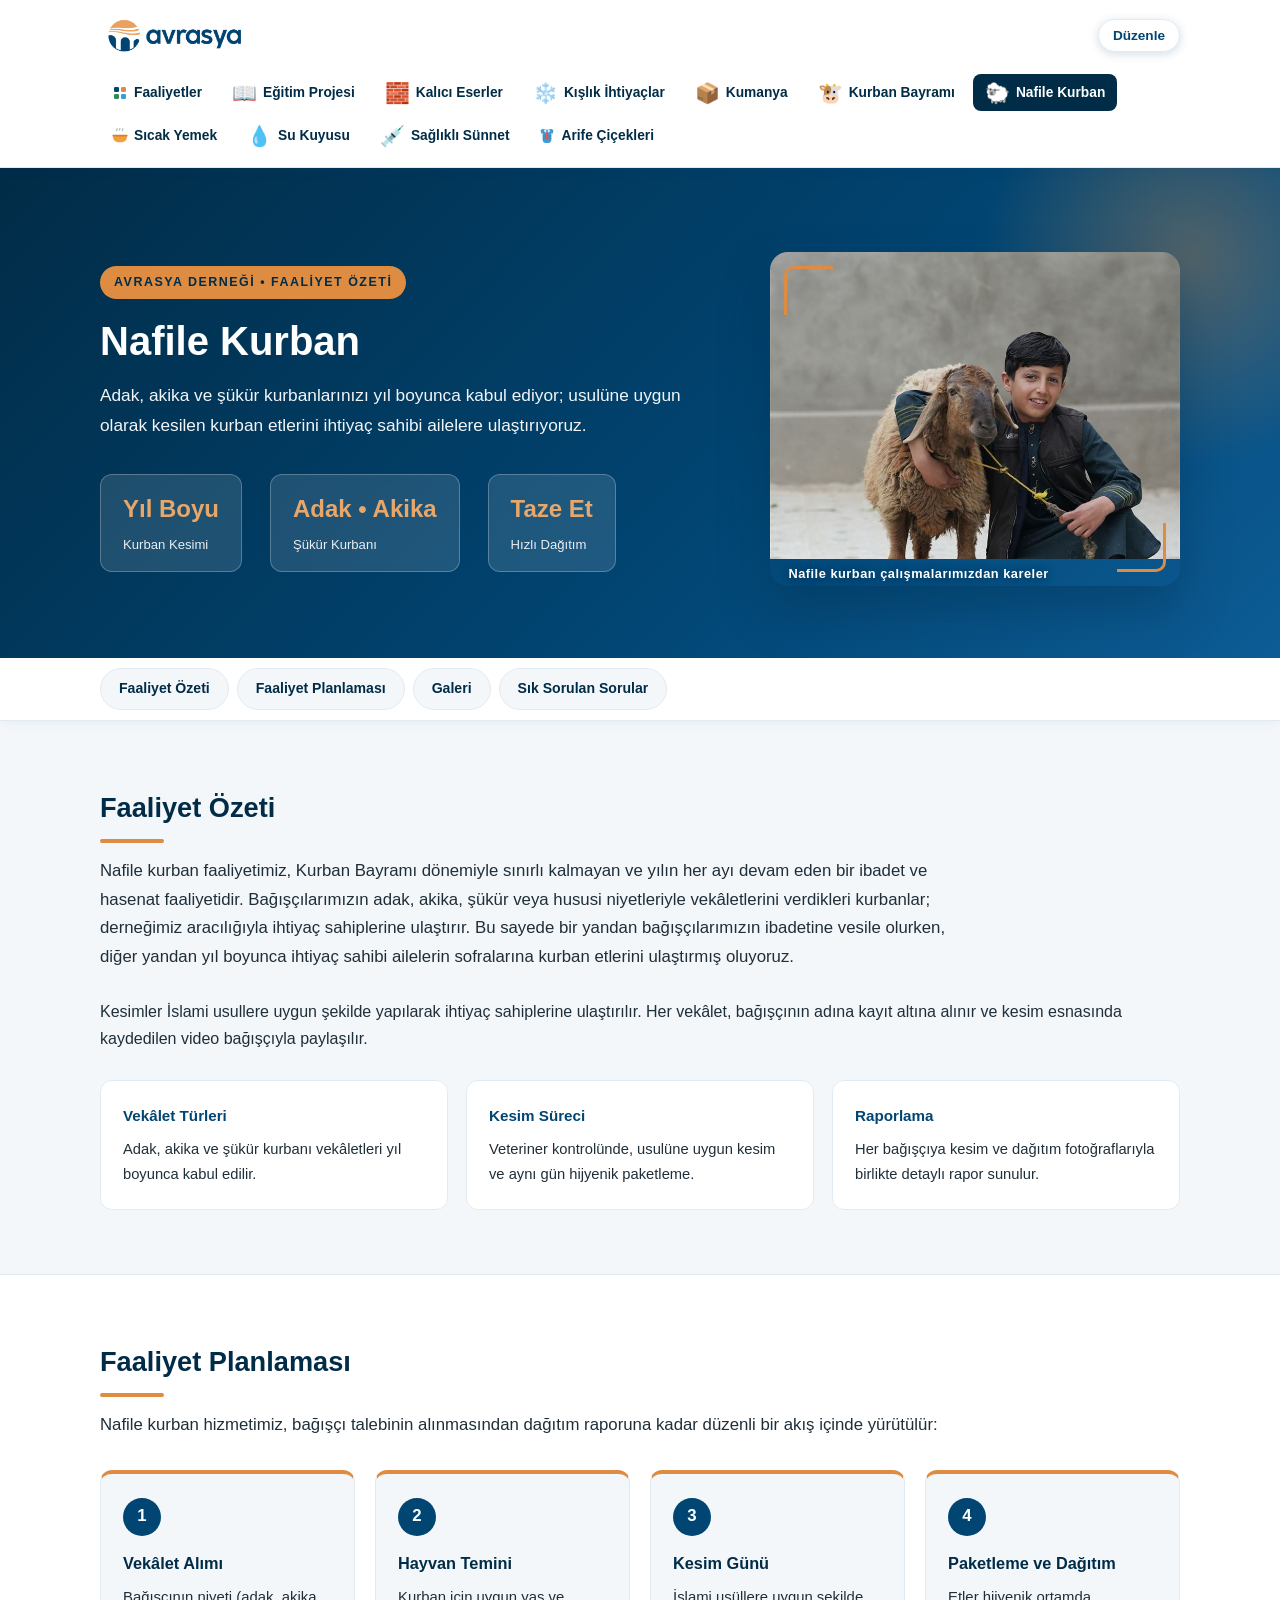
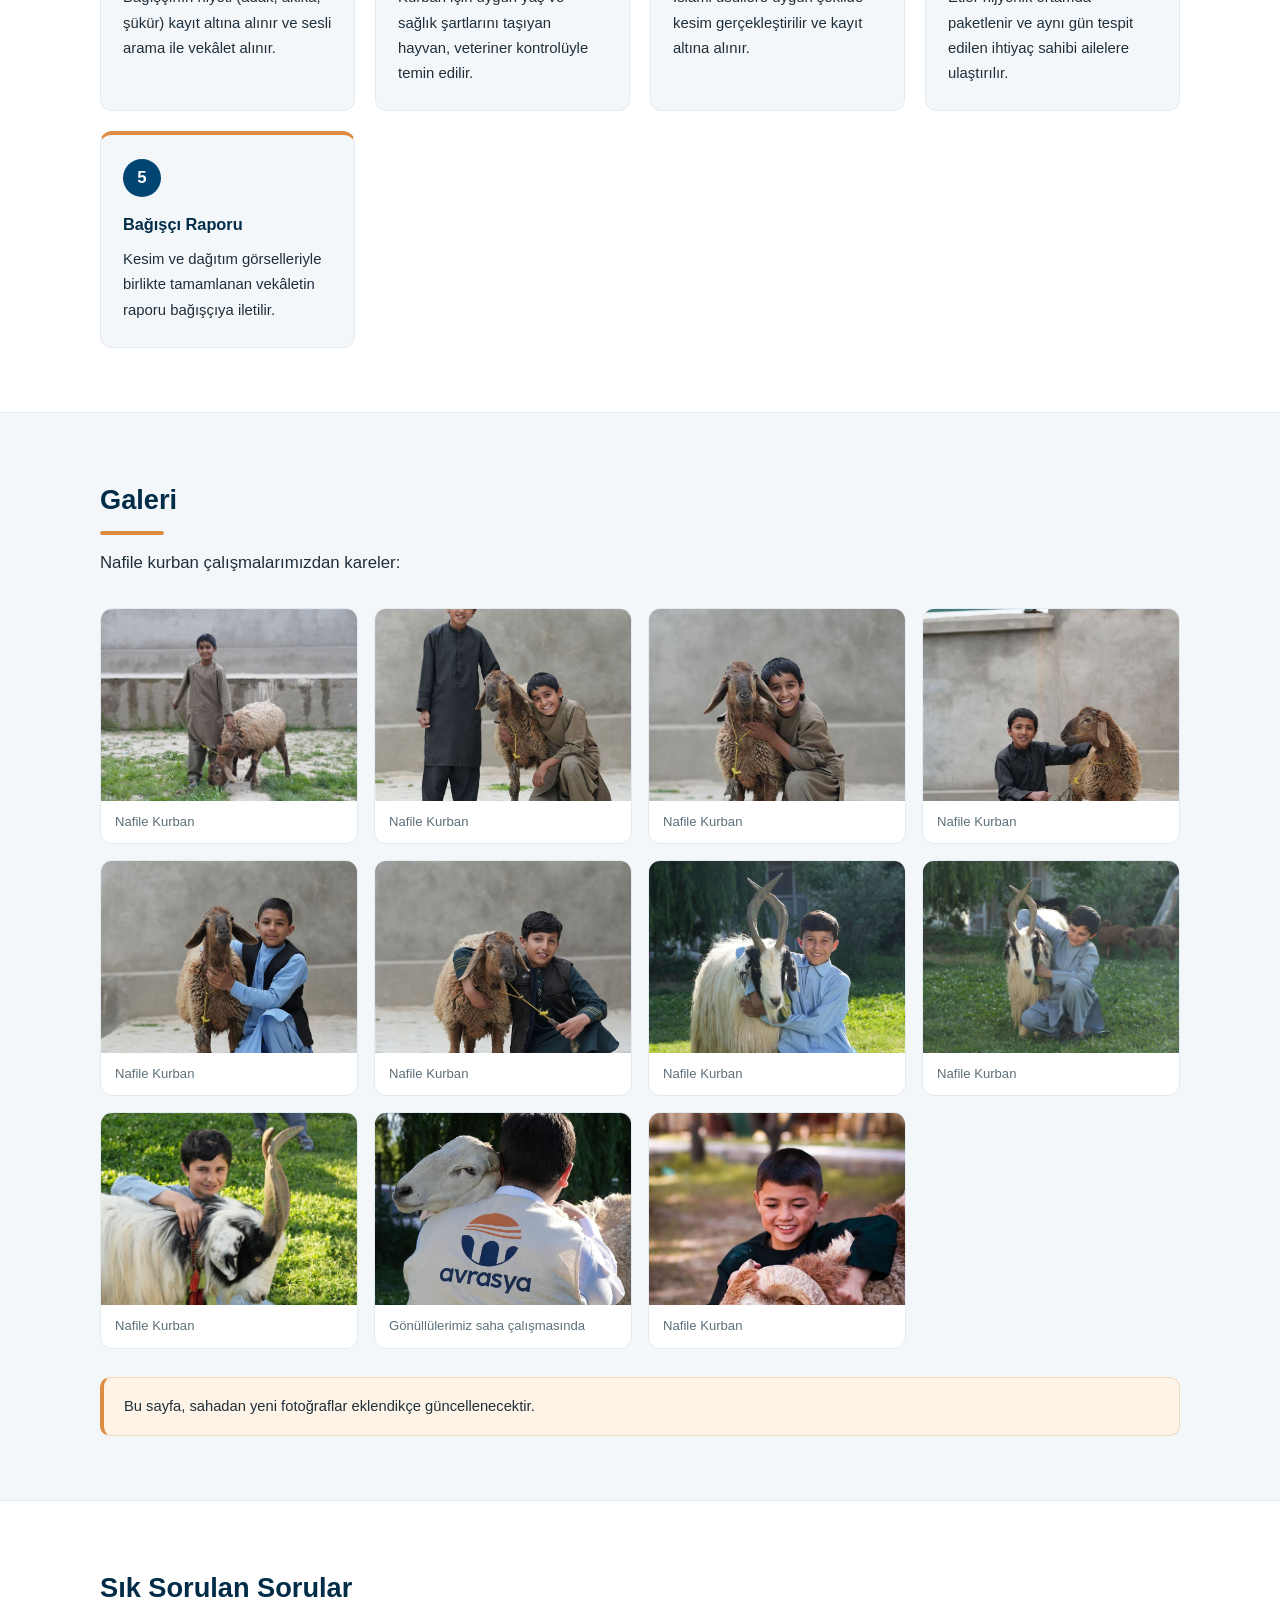
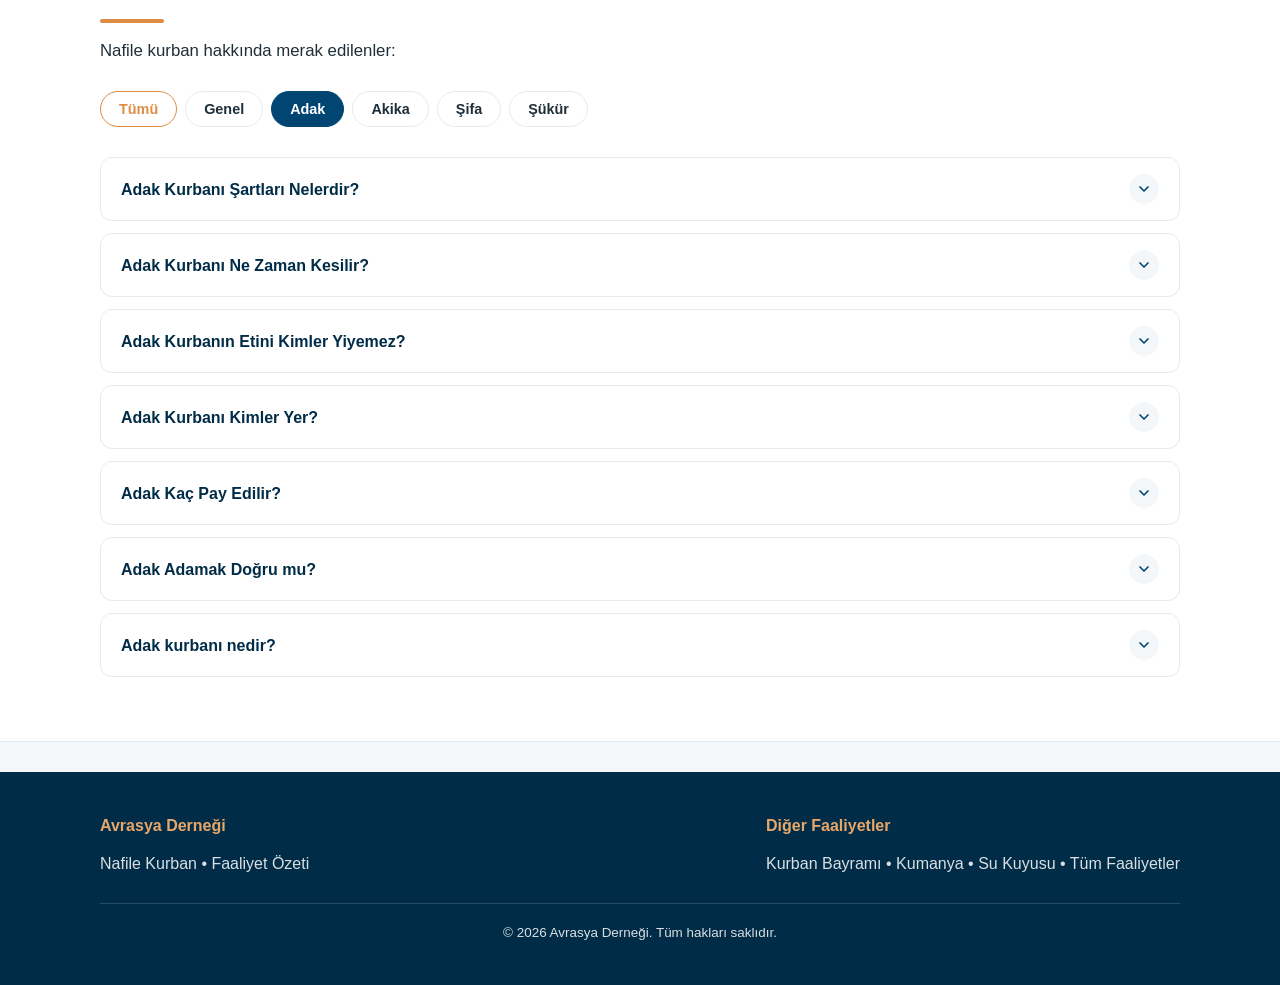
<file: nafile-kurban.html>
<!DOCTYPE html>
<html lang="tr">
<head>
  <meta charset="UTF-8">
  <meta name="viewport" content="width=device-width, initial-scale=1.0">
  <title>Nafile Kurban – Avrasya Derneği</title>
  <link rel="stylesheet" href="style.css">
  <link rel="stylesheet" href="lib/fa/css/fontawesome.min.css">
  <link rel="stylesheet" href="lib/fa/css/solid.min.css">
  <link rel="stylesheet" href="lib/fa/css/brands.min.css">
</head>
<body>

  <header class="site-header">
    <div class="header-inner">
      <a class="brand" href="index.html">
        <img src="logo-yatay.png" alt="Avrasya Derneği Logosu" class="brand-logo">
      </a>
      <button class="menu-toggle" type="button" aria-label="Menüyü Aç" aria-expanded="false">
        <span class="menu-bar"></span>
        <span class="menu-bar"></span>
        <span class="menu-bar"></span>
      </button>
      <nav class="main-nav">
        <a href="index.html"><svg class="nav-ikon" viewBox="0 0 24 24" width="16" height="16" aria-hidden="true"><rect x="3" y="3" width="7.5" height="7.5" rx="2" fill="#014573"/><rect x="13.5" y="3" width="7.5" height="7.5" rx="2" fill="#dd8c42"/><rect x="3" y="13.5" width="7.5" height="7.5" rx="2" fill="#2e8b57"/><rect x="13.5" y="13.5" width="7.5" height="7.5" rx="2" fill="#3b9cd9"/></svg>Faaliyetler</a>
        <a href="egitim-projesi.html"><svg class="nav-ikon" viewBox="0 0 24 24" width="16" height="16" aria-hidden="true"><path d="M22 9.5 12 4.5 2 9.5l10 5 10-5z" fill="#3b9cd9"/><path d="M6.5 11.9v3.9c0 1.7 2.5 3 5.5 3s5.5-1.3 5.5-3v-3.9L12 14.6l-5.5-2.7z" fill="#014573"/><path d="M21.3 9.5 12 4.9 2.7 9.5" fill="none" stroke="#ffffff" stroke-width="0.8" opacity="0.6"/></svg>Eğitim Projesi</a>
        <a href="kalici-eserler.html"><svg class="nav-ikon" viewBox="0 0 24 24" width="16" height="16" aria-hidden="true"><rect x="3.2" y="11" width="2.4" height="9" rx="1.1" fill="#2e8b57"/><rect x="18.4" y="11" width="2.4" height="9" rx="1.1" fill="#2e8b57"/><path d="M12 3c-3.1 0-5.6 2.5-5.6 5.6 0 .8.2 1.6.6 2.3h10c.4-.7.6-1.5.6-2.3C17.6 5.5 15.1 3 12 3z" fill="#0d5c95"/><path d="M5.7 11h12.6c.5 0 .8.5.6 1L17 21H7L5.1 12c-.2-.5.1-1 .6-1z" fill="#dd8c42"/><path d="M10.4 21v-4.4c0-1 .7-1.7 1.6-1.7s1.6.7 1.6 1.7V21h-3.2z" fill="#b5651d"/><circle cx="15.7" cy="2.9" r="1.1" fill="#f5c542"/></svg>Kalıcı Eserler</a>
        <a href="kislik-ihtiyaclar.html"><svg class="nav-ikon" viewBox="0 0 24 24" width="16" height="16" aria-hidden="true"><line x1="2.5" y1="12" x2="21.5" y2="12" stroke="#3b9cd9" stroke-width="2.6" stroke-linecap="round"/><line x1="12" y1="2.5" x2="12" y2="21.5" stroke="#3b9cd9" stroke-width="2.6" stroke-linecap="round"/><path d="M20 16.5l-4-4.5 4-4.5" fill="none" stroke="#3b9cd9" stroke-width="2.6" stroke-linecap="round" stroke-linejoin="round"/><path d="M4 7.5l4 4.5-4 4.5" fill="none" stroke="#3b9cd9" stroke-width="2.6" stroke-linecap="round" stroke-linejoin="round"/><path d="M16 4l-4 4-4-4" fill="none" stroke="#3b9cd9" stroke-width="2.6" stroke-linecap="round" stroke-linejoin="round"/><path d="M8 20l4-4 4 4" fill="none" stroke="#3b9cd9" stroke-width="2.6" stroke-linecap="round" stroke-linejoin="round"/></svg>Kışlık İhtiyaçlar</a>
        <a href="kumanya.html"><svg class="nav-ikon" viewBox="0 0 24 24" width="16" height="16" aria-hidden="true"><rect x="3.5" y="8" width="17" height="12" rx="2" fill="#c98a4b"/><rect x="3.5" y="7.6" width="17" height="2.8" rx="1" fill="#e0a568"/><rect x="10.4" y="8" width="3.2" height="12" fill="#f5e6c8"/></svg>Kumanya</a>
        <a href="kurban-bayrami.html"><svg class="nav-ikon" viewBox="0 0 24 24" width="16" height="16" aria-hidden="true"><path d="M5 14.4c-.9 0-1.7.8-1.7 1.7 0 .8.5 1.4 1.2 1.7.6 1.2 1.8 2 3.2 2h6c1.9 0 3.4-1.5 3.4-3.4 0-.5-.1-1-.3-1.4.9-.3 1.5-1.1 1.5-2.1 0-1.2-1-2.2-2.2-2.2-.3 0-.7.1-1 .2-.6-1.6-2.1-2.7-3.9-2.7-2.2 0-4 1.6-4.3 3.7-.3-.1-.7-.1-1-.1-1.2 0-2.2 1-2.2 2.2 0 .3.1.6.2.8z" fill="#fafafa" stroke="#8c939b" stroke-width="1"/><circle cx="17.3" cy="11.9" r="2.9" fill="#8c939b"/><circle cx="18.6" cy="11.1" r="0.55" fill="#ffffff"/><path d="M17.6 9.2l1.3-1.7" stroke="#8c939b" stroke-width="1.2" stroke-linecap="round"/><rect x="6.2" y="19.2" width="1.4" height="2.3" rx="0.7" fill="#8c939b"/><rect x="9.6" y="19.2" width="1.4" height="2.3" rx="0.7" fill="#8c939b"/><rect x="13.4" y="19.2" width="1.4" height="2.3" rx="0.7" fill="#8c939b"/></svg>Kurban Bayramı</a>
        <a href="nafile-kurban.html" class="aktif"><svg class="nav-ikon" viewBox="0 0 24 24" width="16" height="16" aria-hidden="true"><path d="M20.84 4.61a5.5 5.5 0 0 0-7.78 0L12 5.67l-1.06-1.06a5.5 5.5 0 0 0-7.78 7.78l1.06 1.06L12 21.23l7.78-7.78 1.06-1.06a5.5 5.5 0 0 0 0-7.78z" fill="#e2574c"/><circle cx="9.2" cy="8.8" r="1.3" fill="#f7a89f" opacity="0.7"/></svg>Nafile Kurban</a>
        <a href="sicak-yemek.html"><svg class="nav-ikon" viewBox="0 0 24 24" width="16" height="16" aria-hidden="true"><g transform="translate(12 12) scale(1.08 1.15) translate(-12 -12)"><path d="M2.5 12h19v1.5a6.5 6.5 0 0 1-6.5 6.5H9a6.5 6.5 0 0 1-6.5-6.5V12z" fill="#f2a03d"/><path d="M2.5 11.5h19" stroke="#d97f2b" stroke-width="2.2" stroke-linecap="round"/><path d="M8 2.5c0 1-.9 1.4-.9 2.5" stroke="#b0bec5" stroke-width="1.8" stroke-linecap="round" fill="none"/><path d="M12 1.8c0 1-.9 1.4-.9 2.5" stroke="#b0bec5" stroke-width="1.8" stroke-linecap="round" fill="none"/><path d="M16 2.5c0 1-.9 1.4-.9 2.5" stroke="#b0bec5" stroke-width="1.8" stroke-linecap="round" fill="none"/></g></svg>Sıcak Yemek</a>
        <a href="su-kuyusu.html"><svg class="nav-ikon" viewBox="0 0 24 24" width="16" height="16" aria-hidden="true"><path d="M12 2.5 17.8 8.3a8.2 8.2 0 1 1-11.6 0L12 2.5z" fill="#3b9cd9"/><circle cx="9.5" cy="14" r="1.7" fill="#cfeafd" opacity="0.85"/></svg>Su Kuyusu</a>
        <a href="saglikli-sunnet.html"><svg class="nav-ikon" viewBox="0 0 24 24" width="16" height="16" aria-hidden="true"><circle cx="12" cy="12" r="9" fill="#fafafa" stroke="#e2574c" stroke-width="1.4"/><path d="M12 8v8M8 12h8" stroke="#e2574c" stroke-width="2.4" stroke-linecap="round"/></svg>Sağlıklı Sünnet</a>
        <a href="arife-cicekleri.html"><svg class="nav-ikon" viewBox="0 0 24 24" width="16" height="16" aria-hidden="true"><g transform="translate(12 12) scale(1.12) translate(-12 -12)"><path d="M12 3.4c-2.1 0-3.9-.6-5.2-1.2L3.4 4.1l.9 4.9 1.9-.7V17.4C6.2 19.6 7.9 21.3 10.1 21.3H13.9C16.1 21.3 17.8 19.6 17.8 17.4V8.3L19.7 9l.9-4.9L17.2 2.2C15.9 2.8 14.1 3.4 12 3.4z" fill="#3b9cd9"/><path d="M6.8 2.2 12 3.4l5.2-1.2" stroke="#ffffff" stroke-width="1.1" stroke-linecap="round" opacity="0.5" fill="none"/><path d="M6.4 11.9h11.2M6.4 15h11.2" stroke="#0d5c95" stroke-width="1.1" stroke-linecap="round" opacity="0.35"/><path d="M12 6.4 9.6 2.9c-.8.7-1.4 1.6-1.8 2.7l3 2.1z" fill="#eaf4fb"/><path d="M12 6.4 14.4 2.9c.8.7 1.4 1.6 1.8 2.7l-3 2.1z" fill="#eaf4fb"/><rect x="10.5" y="5.8" width="3" height="1.5" rx="0.6" fill="#e2574c"/><path d="M10.8 7.4h2.4l1 9.4c-.5.4-1.1.6-1.7.6h-1c-.6 0-1.2-.2-1.7-.6l1-9.4z" fill="#e2574c"/></g></svg>Arife Çiçekleri</a>
      </nav>
    </div>
  </header>

  <section class="hero" style="--hero-bg: url('medya/nafile-kurban/DSC01546.JPG');">
    <div class="container hero-flex">
      <div class="hero-metin">
        <span class="hero-eyebrow">Avrasya Derneği • Faaliyet Özeti</span>
        <h1>Nafile Kurban</h1>
        <p class="hero-text">
          Adak, akika ve şükür kurbanlarınızı yıl boyunca kabul ediyor; usulüne uygun olarak
          kesilen kurban etlerini ihtiyaç sahibi ailelere ulaştırıyoruz.
        </p>
        <div class="hero-metre">
          <div class="metre">
            <strong>Yıl Boyu</strong>
            <span>Kurban Kesimi</span>
          </div>
          <div class="metre">
            <strong>Adak • Akika</strong>
            <span>Şükür Kurbanı</span>
          </div>
          <div class="metre">
            <strong>Taze Et</strong>
            <span>Hızlı Dağıtım</span>
          </div>
        </div>
      </div>
      <div class="hero-img">
        <img src="medya/nafile-kurban/DSC01546.JPG" alt="Nafile kurban çalışması">
        <span class="hero-img-kutu">Nafile kurban çalışmalarımızdan kareler</span>
      </div>
    </div>
  </section>

    <nav class="sekme-bar" aria-label="Sayfa içi gezinme">
    <div class="container sekme-ic">
      <a href="#ozet">Faaliyet Özeti</a>
      <a href="#planlama">Faaliyet Planlaması</a>
      <a href="#galeri">Galeri</a>
      <a href="#sss">Sık Sorulan Sorular</a>
    </div>
  </nav>

  <section class="section" id="ozet">

    <div class="container">
      <h2>Faaliyet Özeti</h2>
      <p class="giris">
        Nafile kurban faaliyetimiz, Kurban Bayramı dönemiyle sınırlı kalmayan ve yılın her
        ayı devam eden bir ibadet ve hasenat faaliyetidir. Bağışçılarımızın adak, akika, şükür veya hususi niyetleriyle vekâletlerini verdikleri kurbanlar; derneğimiz aracılığıyla ihtiyaç sahiplerine
        ulaştırır. Bu sayede bir yandan bağışçılarımızın ibadetine vesile olurken, diğer yandan yıl boyunca
        ihtiyaç sahibi ailelerin sofralarına kurban etlerini ulaştırmış oluyoruz.
      </p>
      <p>
        Kesimler İslami usullere uygun şekilde yapılarak ihtiyaç sahiplerine ulaştırılır. Her vekâlet, bağışçının adına
        kayıt altına alınır ve kesim esnasında kaydedilen video bağışçıyla paylaşılır.
      </p>
      <div class="info-grid">
        <div class="info-kutu">
          <h4>Vekâlet Türleri</h4>
          <p>Adak, akika ve şükür kurbanı vekâletleri yıl boyunca kabul edilir.</p>
        </div>
        <div class="info-kutu">
          <h4>Kesim Süreci</h4>
          <p>Veteriner kontrolünde, usulüne uygun kesim ve aynı gün hijyenik paketleme.</p>
        </div>
        <div class="info-kutu">
          <h4>Raporlama</h4>
          <p>Her bağışçıya kesim ve dağıtım fotoğraflarıyla birlikte detaylı rapor sunulur.</p>
        </div>
      </div>
    </div>
  </section>

  <section class="section section-alt" id="planlama">
    <div class="container">
      <h2>Faaliyet Planlaması</h2>
      <p class="giris">
        Nafile kurban hizmetimiz, bağışçı talebinin alınmasından dağıtım raporuna kadar
        düzenli bir akış içinde yürütülür:
      </p>
      <div class="steps">
        <div class="step">
          <span class="step-num">1</span>
          <h3>Vekâlet Alımı</h3>
          <p>Bağışçının niyeti (adak, akika, şükür) kayıt altına alınır ve sesli arama ile vekâlet alınır.</p>
        </div>
        <div class="step">
          <span class="step-num">2</span>
          <h3>Hayvan Temini</h3>
          <p>Kurban için uygun yaş ve sağlık şartlarını taşıyan hayvan, veteriner kontrolüyle temin edilir.</p>
        </div>
        <div class="step">
          <span class="step-num">3</span>
          <h3>Kesim Günü</h3>
          <p>İslami usüllere uygun şekilde kesim gerçekleştirilir ve kayıt altına alınır.</p>
        </div>
        <div class="step">
          <span class="step-num">4</span>
          <h3>Paketleme ve Dağıtım</h3>
          <p>Etler hijyenik ortamda paketlenir ve aynı gün tespit edilen ihtiyaç sahibi ailelere ulaştırılır.</p>
        </div>
        <div class="step">
          <span class="step-num">5</span>
          <h3>Bağışçı Raporu</h3>
          <p>Kesim ve dağıtım görselleriyle birlikte tamamlanan vekâletin raporu bağışçıya iletilir.</p>
        </div>
      </div>
    </div>
  </section>

  <section class="section" id="galeri">

    <div class="container">
      <h2>Galeri</h2>
      <p class="giris">Nafile kurban çalışmalarımızdan kareler:</p>
      <div class="gallery">
        <figure>
          <img src="medya/nafile-kurban/DSC01512.JPG" alt="Nafile kurban çalışması">
          <figcaption>Nafile Kurban</figcaption>
        </figure>
        <figure>
          <img src="medya/nafile-kurban/DSC01528.JPG" alt="Nafile kurban çalışması">
          <figcaption>Nafile Kurban</figcaption>
        </figure>
        <figure>
          <img src="medya/nafile-kurban/DSC01532.JPG" alt="Nafile kurban çalışması">
          <figcaption>Nafile Kurban</figcaption>
        </figure>
        <figure>
          <img src="medya/nafile-kurban/DSC01536.JPG" alt="Nafile kurban çalışması">
          <figcaption>Nafile Kurban</figcaption>
        </figure>
        <figure>
          <img src="medya/nafile-kurban/DSC01540.JPG" alt="Nafile kurban çalışması">
          <figcaption>Nafile Kurban</figcaption>
        </figure>
        <figure>
          <img src="medya/nafile-kurban/DSC01546.JPG" alt="Nafile kurban çalışması">
          <figcaption>Nafile Kurban</figcaption>
        </figure>
        <figure>
          <img src="medya/nafile-kurban/DSC01775.JPG" alt="Nafile kurban çalışması">
          <figcaption>Nafile Kurban</figcaption>
        </figure>
        <figure>
          <img src="medya/nafile-kurban/DSC01807.JPG" alt="Nafile kurban çalışması">
          <figcaption>Nafile Kurban</figcaption>
        </figure>
        <figure>
          <img src="medya/nafile-kurban/DSC01816.JPG" alt="Nafile kurban çalışması">
          <figcaption>Nafile Kurban</figcaption>
        </figure>
        <figure>
          <img src="medya/nafile-kurban/DSC01822(1).jpg" alt="Nafile kurban çalışması">
          <figcaption>Gönüllülerimiz saha çalışmasında</figcaption>
        </figure>
        <figure>
          <img src="medya/nafile-kurban/IMG_0801 copy.jpg" alt="Nafile kurban çalışması">
          <figcaption>Nafile Kurban</figcaption>
        </figure>
      </div>
      <p class="not">
        Bu sayfa, sahadan yeni fotoğraflar eklendikçe güncellenecektir.
      </p>
    </div>
  </section>

  <section class="section section-alt sss" id="sss">
    <div class="container">
      <h2>Sık Sorulan Sorular</h2>
      <p class="giris">Nafile kurban hakkında merak edilenler:</p>
      <div class="sss-tablar">
        <button type="button" class="sss-tab aktif" data-tab-ad="Adak">Adak</button>
        <button type="button" class="sss-tab" data-tab-ad="Akika">Akika</button>
        <button type="button" class="sss-tab" data-tab-ad="Genel">Genel</button>
        <button type="button" class="sss-tab" data-tab-ad="Şifa">Şifa</button>
        <button type="button" class="sss-tab" data-tab-ad="Şükür">Şükür</button>
      </div>
      <div class="sss-liste" data-tab-ad="Şifa" hidden>
        <div class="sss-item">
          <div class="sss-soru">
            <span class="sss-metin">Şifa Kurbanı Nedir?</span>
            <button class="sss-ac" type="button" aria-label="Yanıtı aç" title="Yanıtı aç"><svg width="16" height="16" viewBox="0 0 24 24" fill="none" stroke="currentColor" stroke-width="2.5" stroke-linecap="round" stroke-linejoin="round" aria-hidden="true"><path d="m6 9 6 6 6-6"></path></svg></button>
          </div>
          <div class="sss-cevap">
            <p>Şifa kurbanı, Müslüman topluluklarda sağlık sorunlarıyla mücadele eden bireyler veya sevdikleri için Hz. Allah rızası için kesilen özel bir kurban türüdür.</p>
          </div>
        </div>
        <div class="sss-item">
          <div class="sss-soru">
            <span class="sss-metin">Şifa Kurbanı Niçin Kesilir?</span>
            <button class="sss-ac" type="button" aria-label="Yanıtı aç" title="Yanıtı aç"><svg width="16" height="16" viewBox="0 0 24 24" fill="none" stroke="currentColor" stroke-width="2.5" stroke-linecap="round" stroke-linejoin="round" aria-hidden="true"><path d="m6 9 6 6 6-6"></path></svg></button>
          </div>
          <div class="sss-cevap">
            <p>Şifa kurbanının kesilme amacını açıklayan bazı nedenler şunlardır: iyileşme dileği, korunma talebi, manevi destek, ibadet ve yakınlık, toplumsal dayanışma.</p>
          </div>
        </div>
        <div class="sss-item">
          <div class="sss-soru">
            <span class="sss-metin">Hasta İçin Şifa Kurbanı Kesilir mi?</span>
            <button class="sss-ac" type="button" aria-label="Yanıtı aç" title="Yanıtı aç"><svg width="16" height="16" viewBox="0 0 24 24" fill="none" stroke="currentColor" stroke-width="2.5" stroke-linecap="round" stroke-linejoin="round" aria-hidden="true"><path d="m6 9 6 6 6-6"></path></svg></button>
          </div>
          <div class="sss-cevap">
            <p>Müslümanlar, sevdiklerinin veya kendilerinin sağlık sorunlarıyla mücadele eden hastalar için şifa dileklerini Allah'a iletmek amacıyla şifa kurbanı keserler.</p>
          </div>
        </div>
        <div class="sss-item">
          <div class="sss-soru">
            <span class="sss-metin">Şifa Kurbanı Nasıl Kesilir?</span>
            <button class="sss-ac" type="button" aria-label="Yanıtı aç" title="Yanıtı aç"><svg width="16" height="16" viewBox="0 0 24 24" fill="none" stroke="currentColor" stroke-width="2.5" stroke-linecap="round" stroke-linejoin="round" aria-hidden="true"><path d="m6 9 6 6 6-6"></path></svg></button>
          </div>
          <div class="sss-cevap">
            <p>Şifa kurbanı, İslam inancına göre diğer kurbanlardan farklı bir kesim yöntemi gerektirmez. Kesim, İslami usullere uygun olarak gerçekleştirilir.</p>
          </div>
        </div>
        <div class="sss-item">
          <div class="sss-soru">
            <span class="sss-metin">Şifa Kurbanı Ne Zaman Kesilir?</span>
            <button class="sss-ac" type="button" aria-label="Yanıtı aç" title="Yanıtı aç"><svg width="16" height="16" viewBox="0 0 24 24" fill="none" stroke="currentColor" stroke-width="2.5" stroke-linecap="round" stroke-linejoin="round" aria-hidden="true"><path d="m6 9 6 6 6-6"></path></svg></button>
          </div>
          <div class="sss-cevap">
            <p>Şifa kurbanı, herhangi bir zaman kesilebilir. Kurban kesimi için belirli bir tarih veya zaman sınırlaması yoktur.</p>
          </div>
        </div>
        <div class="sss-item">
          <div class="sss-soru">
            <span class="sss-metin">Şifa Kurbanına Nasıl Niyet Edilir?</span>
            <button class="sss-ac" type="button" aria-label="Yanıtı aç" title="Yanıtı aç"><svg width="16" height="16" viewBox="0 0 24 24" fill="none" stroke="currentColor" stroke-width="2.5" stroke-linecap="round" stroke-linejoin="round" aria-hidden="true"><path d="m6 9 6 6 6-6"></path></svg></button>
          </div>
          <div class="sss-cevap">
            <p>Şifa kurbanına niyet etmek için samimi bir kalple Hz. Allah'a yönelmek gerekmektedir. Niyet, içtenlikle ve Allah'ın rızasını kazanma amacıyla yapılır.</p>
          </div>
        </div>
        <div class="sss-item">
          <div class="sss-soru">
            <span class="sss-metin">Şifa Kurbanını Kimler Yiyebilir?</span>
            <button class="sss-ac" type="button" aria-label="Yanıtı aç" title="Yanıtı aç"><svg width="16" height="16" viewBox="0 0 24 24" fill="none" stroke="currentColor" stroke-width="2.5" stroke-linecap="round" stroke-linejoin="round" aria-hidden="true"><path d="m6 9 6 6 6-6"></path></svg></button>
          </div>
          <div class="sss-cevap">
            <p>Şifa kurbanının eti, İslam inancına göre öncelikli olarak ihtiyaç sahiplerine dağıtılmalıdır. Bu nedenle, şifa kurbanının etinden öncelikli olarak yoksullar, fakirler ve ihtiyaç sahipleri yiyebilir.</p>
          </div>
        </div>
        <div class="sss-item">
          <div class="sss-soru">
            <span class="sss-metin">60 Parça Şifa Kurbanı Nedir?</span>
            <button class="sss-ac" type="button" aria-label="Yanıtı aç" title="Yanıtı aç"><svg width="16" height="16" viewBox="0 0 24 24" fill="none" stroke="currentColor" stroke-width="2.5" stroke-linecap="round" stroke-linejoin="round" aria-hidden="true"><path d="m6 9 6 6 6-6"></path></svg></button>
          </div>
          <div class="sss-cevap">
            <p>60 parça şifa kurbanı, özel bir uygulamadır ve kesilen kurbanın etinin belirli bir sayıda parçaya bölünmesini ifade eder.</p>
          </div>
        </div>
        <div class="sss-item">
          <div class="sss-soru">
            <span class="sss-metin">Vekaletle Şifa Kurbanı Kesilir mi?</span>
            <button class="sss-ac" type="button" aria-label="Yanıtı aç" title="Yanıtı aç"><svg width="16" height="16" viewBox="0 0 24 24" fill="none" stroke="currentColor" stroke-width="2.5" stroke-linecap="round" stroke-linejoin="round" aria-hidden="true"><path d="m6 9 6 6 6-6"></path></svg></button>
          </div>
          <div class="sss-cevap">
            <p>Evet, şifa kurbanı vekalet yoluyla kesilebilir. Vekalet, bir kişinin başka bir kişiye kendisi adına bir görevi veya ibadeti yerine getirme yetkisi vermesidir.</p>
          </div>
        </div>
      </div>
      <div class="sss-liste" data-tab-ad="Akika" hidden>
        <div class="sss-item">
          <div class="sss-soru">
            <span class="sss-metin">Akika Kurbanı Nedir?</span>
            <button class="sss-ac" type="button" aria-label="Yanıtı aç" title="Yanıtı aç"><svg width="16" height="16" viewBox="0 0 24 24" fill="none" stroke="currentColor" stroke-width="2.5" stroke-linecap="round" stroke-linejoin="round" aria-hidden="true"><path d="m6 9 6 6 6-6"></path></svg></button>
          </div>
          <div class="sss-cevap">
            <p>Akika kurbanı, dinimize göre yeni doğan bir çocuğun doğumunun yedinci gününde Allah'a şükür niyetiyle kesilen kurbana verilen isimdir.</p>
          </div>
        </div>
        <div class="sss-item">
          <div class="sss-soru">
            <span class="sss-metin">Akika Kurbanı Ne Zaman Kesilir?</span>
            <button class="sss-ac" type="button" aria-label="Yanıtı aç" title="Yanıtı aç"><svg width="16" height="16" viewBox="0 0 24 24" fill="none" stroke="currentColor" stroke-width="2.5" stroke-linecap="round" stroke-linejoin="round" aria-hidden="true"><path d="m6 9 6 6 6-6"></path></svg></button>
          </div>
          <div class="sss-cevap">
            <p>Akika kurbanı, nafile bir ibadet olduğu için belirli bir zaman aralığı şartı yoktur. Ancak genel olarak tavsiye edilen uygulama, yeni doğan bir çocuğun doğumunun yedinci gününde akika kurbanının kesilmesidir.</p>
          </div>
        </div>
        <div class="sss-item">
          <div class="sss-soru">
            <span class="sss-metin">Akika Kurbanı Kaç Adet Kesilir?</span>
            <button class="sss-ac" type="button" aria-label="Yanıtı aç" title="Yanıtı aç"><svg width="16" height="16" viewBox="0 0 24 24" fill="none" stroke="currentColor" stroke-width="2.5" stroke-linecap="round" stroke-linejoin="round" aria-hidden="true"><path d="m6 9 6 6 6-6"></path></svg></button>
          </div>
          <div class="sss-cevap">
            <p>Akika kurbanında genel olarak erkek çocuk için iki, kız çocuk için ise bir adet kurban kesilir inancı yaygındır.</p>
          </div>
        </div>
        <div class="sss-item">
          <div class="sss-soru">
            <span class="sss-metin">Akika Kurbanı Kesmek Şart mı?</span>
            <button class="sss-ac" type="button" aria-label="Yanıtı aç" title="Yanıtı aç"><svg width="16" height="16" viewBox="0 0 24 24" fill="none" stroke="currentColor" stroke-width="2.5" stroke-linecap="round" stroke-linejoin="round" aria-hidden="true"><path d="m6 9 6 6 6-6"></path></svg></button>
          </div>
          <div class="sss-cevap">
            <p>Akika kurbanı kesmek sünnettir ve tavsiye edilen bir ibadettir. Kesmek kesin bir şart değildir ve zorunlu değildir. Ancak pek çok Müslüman toplumunda ve kültüründe geleneksel olarak uygulanan bir adettir.</p>
          </div>
        </div>
        <div class="sss-item">
          <div class="sss-soru">
            <span class="sss-metin">Akika Kurbanının Etinden Kimler Yiyebilir?</span>
            <button class="sss-ac" type="button" aria-label="Yanıtı aç" title="Yanıtı aç"><svg width="16" height="16" viewBox="0 0 24 24" fill="none" stroke="currentColor" stroke-width="2.5" stroke-linecap="round" stroke-linejoin="round" aria-hidden="true"><path d="m6 9 6 6 6-6"></path></svg></button>
          </div>
          <div class="sss-cevap">
            <p>Akika kurbanının eti, İslam geleneğine göre çeşitli kişilere dağıtılabilir. Bunlar; aile, komşular, ihtiyaç sahipleri.</p>
          </div>
        </div>
        <div class="sss-item">
          <div class="sss-soru">
            <span class="sss-metin">Akika Kurbanı Şartları Nedir?</span>
            <button class="sss-ac" type="button" aria-label="Yanıtı aç" title="Yanıtı aç"><svg width="16" height="16" viewBox="0 0 24 24" fill="none" stroke="currentColor" stroke-width="2.5" stroke-linecap="round" stroke-linejoin="round" aria-hidden="true"><path d="m6 9 6 6 6-6"></path></svg></button>
          </div>
          <div class="sss-cevap">
            <p>Akika kurbanı için belirli şartlar bulunmaktadır. İşte akika kurbanı için dikkate alınması gereken bazı önemli şartlar: kesim zamanı, kesilecek hayvan, kesim şekli, dağıtım, dua ve niyet.</p>
          </div>
        </div>
      </div>
      <div class="sss-liste" data-tab-ad="Şükür" hidden>
        <div class="sss-item">
          <div class="sss-soru">
            <span class="sss-metin">Şükür Kurbanı Nedir?</span>
            <button class="sss-ac" type="button" aria-label="Yanıtı aç" title="Yanıtı aç"><svg width="16" height="16" viewBox="0 0 24 24" fill="none" stroke="currentColor" stroke-width="2.5" stroke-linecap="round" stroke-linejoin="round" aria-hidden="true"><path d="m6 9 6 6 6-6"></path></svg></button>
          </div>
          <div class="sss-cevap">
            <p>Kişinin maruz kaldığı kaza, bela ve felaketlerden kurtulmasına, hastalığının iyileşmesine ve kavuştuğu güzelliklere şükür niyetiyle Allahü Teala adına kesmiş olduğu kurbana şükür kurbanı denilmektedir.</p>
          </div>
        </div>
        <div class="sss-item">
          <div class="sss-soru">
            <span class="sss-metin">Şükür Kurbanına Nasıl Niyet Edilir?</span>
            <button class="sss-ac" type="button" aria-label="Yanıtı aç" title="Yanıtı aç"><svg width="16" height="16" viewBox="0 0 24 24" fill="none" stroke="currentColor" stroke-width="2.5" stroke-linecap="round" stroke-linejoin="round" aria-hidden="true"><path d="m6 9 6 6 6-6"></path></svg></button>
          </div>
          <div class="sss-cevap">
            <p>Şükür kurbanına niyet; kavuşmuş olduğum maddi manevi nimetlere şükür niyetiyle genel bir niyet ve yahut ta hususi bir durum zikredilerek şükür niyeti alınır ve Hazreti Allah için kurban kesilir.</p>
          </div>
        </div>
        <div class="sss-item">
          <div class="sss-soru">
            <span class="sss-metin">Şükür Kurbanının Hükmü Nedir?</span>
            <button class="sss-ac" type="button" aria-label="Yanıtı aç" title="Yanıtı aç"><svg width="16" height="16" viewBox="0 0 24 24" fill="none" stroke="currentColor" stroke-width="2.5" stroke-linecap="round" stroke-linejoin="round" aria-hidden="true"><path d="m6 9 6 6 6-6"></path></svg></button>
          </div>
          <div class="sss-cevap">
            <p>Şükür kurbanı nafile bir ibadettir. Kişi kendi tercihiyle bu kurbanı kesmeyi murat eder ve niyeti üzere kurbanını Hazreti Allah için keser. Şükür kurbanı örfi olarak kültürümüzde önemli bir yer teşkil etmektedir. Geçmiş tarihlerden günümüze kadar elde edilen güzelliklere, ulaşılan hedeflere şükür nişanesi olarak kesilmeye devam etmiştir.</p>
          </div>
        </div>
        <div class="sss-item">
          <div class="sss-soru">
            <span class="sss-metin">Şükür Kurbanı Ne Zaman Kesilir?</span>
            <button class="sss-ac" type="button" aria-label="Yanıtı aç" title="Yanıtı aç"><svg width="16" height="16" viewBox="0 0 24 24" fill="none" stroke="currentColor" stroke-width="2.5" stroke-linecap="round" stroke-linejoin="round" aria-hidden="true"><path d="m6 9 6 6 6-6"></path></svg></button>
          </div>
          <div class="sss-cevap">
            <p>Şükür kurbanı maddi manevi olarak kazanılmış iyi hallere, güzel hadiselere ve yahut eşyalara ulaşıldığı zaman kişinin Cenabı Allah'a şükrünü izhar etmesi kabilinden kesilmektedir. Hazreti Allah, İbrahim suresinin 7. ayeti kerimesinde "…eğer şükrederseniz muhakkak ki sizlerin üzerinize nimetimi artırırım…" buyurmaktadır. Bu haseple güzelliklere kavuştukça kişinin üzerindeki maddi manevi güzelliklerin artması için şükür kurbanı kesilmesi tavsiye edilmektedir.</p>
          </div>
        </div>
        <div class="sss-item">
          <div class="sss-soru">
            <span class="sss-metin">Şükür Kurbanı Etini Kimler Yiyebilir?</span>
            <button class="sss-ac" type="button" aria-label="Yanıtı aç" title="Yanıtı aç"><svg width="16" height="16" viewBox="0 0 24 24" fill="none" stroke="currentColor" stroke-width="2.5" stroke-linecap="round" stroke-linejoin="round" aria-hidden="true"><path d="m6 9 6 6 6-6"></path></svg></button>
          </div>
          <div class="sss-cevap">
            <p>Şükür kurbanının etini kesen kişi, ailesi ve yakınları yiyebilir ve yahut ta tasadduk edebilir. Fakir fukaraya ve sair ihtiyaç sahiplerine tasadduk etmekle beraber bunun en güzeli Kuran-ı Kerim talebelerine yapılan tasadduktur.</p>
          </div>
        </div>
      </div>
      <div class="sss-liste" data-tab-ad="Genel" hidden>
        <div class="sss-item">
          <div class="sss-soru">
            <span class="sss-metin">Nafile kurban ile bayram kurbanı arasındaki fark nedir?</span>
            <button class="sss-ac" type="button" aria-label="Yanıtı aç" title="Yanıtı aç"><svg width="16" height="16" viewBox="0 0 24 24" fill="none" stroke="currentColor" stroke-width="2.5" stroke-linecap="round" stroke-linejoin="round" aria-hidden="true"><path d="m6 9 6 6 6-6"></path></svg></button>
          </div>
          <div class="sss-cevap">
            <p>Bayram kurbanı yalnızca Kurban Bayramı günlerinde kesilir; nafile kurbanlar ise adak, akika ve şükür niyetiyle yıl boyunca kesilebilir.</p>
          </div>
        </div>
        <div class="sss-item">
          <div class="sss-soru">
            <span class="sss-metin">Vekâlet nasıl verilir?</span>
            <button class="sss-ac" type="button" aria-label="Yanıtı aç" title="Yanıtı aç"><svg width="16" height="16" viewBox="0 0 24 24" fill="none" stroke="currentColor" stroke-width="2.5" stroke-linecap="round" stroke-linejoin="round" aria-hidden="true"><path d="m6 9 6 6 6-6"></path></svg></button>
          </div>
          <div class="sss-cevap">
            <p>Derneğimize iletişim kanallarından ulaşarak vekâlet formunu doldurmanız ve bağışınızı yapmanız yeterlidir; vekâletiniz dijital olarak kayıt altına alınır.</p>
          </div>
        </div>
        <div class="sss-item">
          <div class="sss-soru">
            <span class="sss-metin">Kurban etleri nasıl ve kime dağıtılıyor?</span>
            <button class="sss-ac" type="button" aria-label="Yanıtı aç" title="Yanıtı aç"><svg width="16" height="16" viewBox="0 0 24 24" fill="none" stroke="currentColor" stroke-width="2.5" stroke-linecap="round" stroke-linejoin="round" aria-hidden="true"><path d="m6 9 6 6 6-6"></path></svg></button>
          </div>
          <div class="sss-cevap">
            <p>Etler aynı gün hijyenik şekilde paketlenir ve önceden tespit edilen ihtiyaç sahibi ailelere taze olarak ulaştırılır.</p>
          </div>
        </div>
        <div class="sss-item">
          <div class="sss-soru">
            <span class="sss-metin">Bağışçı kesim sonrası nasıl bilgilendirilir?</span>
            <button class="sss-ac" type="button" aria-label="Yanıtı aç" title="Yanıtı aç"><svg width="16" height="16" viewBox="0 0 24 24" fill="none" stroke="currentColor" stroke-width="2.5" stroke-linecap="round" stroke-linejoin="round" aria-hidden="true"><path d="m6 9 6 6 6-6"></path></svg></button>
          </div>
          <div class="sss-cevap">
            <p>Kesim esnasında kaydedilen video ve dağıtım bilgileri bağışçıyla paylaşılır.</p>
          </div>
        </div>
      </div>
      <div class="sss-liste" data-tab-ad="Adak" hidden>
        <div class="sss-item">
          <div class="sss-soru">
            <span class="sss-metin">Adak Kurbanı Şartları Nelerdir?</span>
            <button class="sss-ac" type="button" aria-label="Yanıtı aç" title="Yanıtı aç"><svg width="16" height="16" viewBox="0 0 24 24" fill="none" stroke="currentColor" stroke-width="2.5" stroke-linecap="round" stroke-linejoin="round" aria-hidden="true"><path d="m6 9 6 6 6-6"></path></svg></button>
          </div>
          <div class="sss-cevap">
            <p>Adak kurbanı kesilebilmesi için belirli şartlar bulunmaktadır. İşte adak kurbanı şartları:<br>
Niyet: Adak kurbanı kesimi için öncelikle adayan kişinin kesim niyetiyle bir adakta bulunması gerekmektedir. Niyet, kurbanın kesim amacının Allah'a adanması anlamına gelir.<br>
Kesim Yeri: Adak kurbanı, kesim için belirlenmiş olan uygun bir mekanda kesilmelidir. Kesim yeri, temizlik, hijyen ve dini kurallara uygunluk açısından önemlidir.<br>
Kurbanın Cinsi: Adak kurbanı olarak seçilen hayvan, sağlıklı, kusursuz ve kesime uygun olmalıdır. Genellikle sığırlar, koyunlar veya keçiler tercih edilmektedir.<br>
Kesim Süresi: Adak kurbanı, adayan kişinin belirlediği süre veya şartın gerçekleşmesiyle kesilmelidir. Belirlenen süre veya şartlar yerine getirildiğinde kurban hemen kesilmelidir.<br>
Kesim Yöntemi: Adak kurbanı kesimi, dini usullere ve kurallara uygun bir şekilde gerçekleştirilmelidir. İslam'a göre helal kesim yöntemi olan "zabih" uygulanmalıdır.</p>
          </div>
        </div>
        <div class="sss-item">
          <div class="sss-soru">
            <span class="sss-metin">Adak Kurbanı Ne Zaman Kesilir?</span>
            <button class="sss-ac" type="button" aria-label="Yanıtı aç" title="Yanıtı aç"><svg width="16" height="16" viewBox="0 0 24 24" fill="none" stroke="currentColor" stroke-width="2.5" stroke-linecap="round" stroke-linejoin="round" aria-hidden="true"><path d="m6 9 6 6 6-6"></path></svg></button>
          </div>
          <div class="sss-cevap">
            <p>Adak kurbanı, adayan kişinin belirli bir süre veya şartın gerçekleşmesiyle kesilmesi gereken bir kurbandır. Örneğin, bir kişi Kurban Bayramı içerisinde adak kurbanı keseceğini belirtmişse, kurbanı bayramı bitmeden kesmesi gerekmektedir. Belirlenen zaman aralığında ve şartın gerçekleşmesiyle birlikte adak kurbanı kesilmesi önemlidir. Adak kurbanı kesim zamanı ve şartları, adayan kişinin niyetine, adakta bulunduğu konuya veya kişisel tercihlere bağlı olarak değişebilir. Ancak, belirlenen süre veya şartlar yerine getirildiğinde adak kurbanı hemen kesilmelidir.</p>
          </div>
        </div>
        <div class="sss-item">
          <div class="sss-soru">
            <span class="sss-metin">Adak Kurbanın Etini Kimler Yiyemez?</span>
            <button class="sss-ac" type="button" aria-label="Yanıtı aç" title="Yanıtı aç"><svg width="16" height="16" viewBox="0 0 24 24" fill="none" stroke="currentColor" stroke-width="2.5" stroke-linecap="round" stroke-linejoin="round" aria-hidden="true"><path d="m6 9 6 6 6-6"></path></svg></button>
          </div>
          <div class="sss-cevap">
            <p>Adak kurbanı adayan kişi: Adak adayan kişi, kurbanın etini yiyemez. Kurbanı Allah'a olan adak niyetiyle kesmiş olması nedeniyle kendisi bu etten yememelidir.<br>
Adak adayan kişinin anne-babası: Adak adayan kişinin anne-babası, adadıkları kurbanın etini yiyemezler.<br>
Adak adayan kişinin dede-nenesi: Adak adayan kişinin dede ve ninesi, adak kurbanı etini yiyemezler.<br>
Adak adayan kişinin çocukları ve torunları: Adak adayan kişinin çocukları ve torunları da adak kurbanı etini yiyemezler.<br>
Yukarıda belirtilen kişiler adak kurbanı etinden yiyemezler ve bu kurala dikkat edilmesi önemlidir.</p>
          </div>
        </div>
        <div class="sss-item">
          <div class="sss-soru">
            <span class="sss-metin">Adak Kurbanı Kimler Yer?</span>
            <button class="sss-ac" type="button" aria-label="Yanıtı aç" title="Yanıtı aç"><svg width="16" height="16" viewBox="0 0 24 24" fill="none" stroke="currentColor" stroke-width="2.5" stroke-linecap="round" stroke-linejoin="round" aria-hidden="true"><path d="m6 9 6 6 6-6"></path></svg></button>
          </div>
          <div class="sss-cevap">
            <p>Adak kurbanı etini yiyebilecek kişiler şunlardır:<br>
Fakir ve ihtiyaç sahipleri: Adak kurbanı etinin asıl amacı, fakir ve yoksul insanlara dağıtılarak onların ihtiyaçlarının giderilmesidir.<br>
Akrabalar ve komşular: Adak adayan kişinin anne, baba, dede, nine, çocuk ve torunları dışındaki diğer akrabalar bu etten yiyebilir. Ayrıca zengin bile olsalar, ihtiyaç sahibi olmayan komşulara da ikram edilebilir.<br>
Herkes: Adak etini, adak adayan kişi ve usul ile furu'u (yani kendisinin üst soyu ve alt soyu) dışındaki herkes yiyebilir. Yani, adakta bulunan kişinin eşi ve diğer tüm zengin ya da fakir Müslümanlar bu etten faydalanabilir.<br>
Özetle, adak adayan kişi ve onun alt ve üst soyu adak etinden yiyemezken, bu et fakirlerden başlayarak tüm diğer Müslümanlara dağıtılabilir.</p>
          </div>
        </div>
        <div class="sss-item">
          <div class="sss-soru">
            <span class="sss-metin">Adak Kaç Pay Edilir?</span>
            <button class="sss-ac" type="button" aria-label="Yanıtı aç" title="Yanıtı aç"><svg width="16" height="16" viewBox="0 0 24 24" fill="none" stroke="currentColor" stroke-width="2.5" stroke-linecap="round" stroke-linejoin="round" aria-hidden="true"><path d="m6 9 6 6 6-6"></path></svg></button>
          </div>
          <div class="sss-cevap">
            <p>Adak kurbanında pay edilmesinde herhangi bir sınırlama bulunmamaktadır. Adak adayan kişi, kesilen hayvanın etini dilediği şekilde paylaştırabilir. Ancak, adak kurbanı etini yiyemeyecek olan kişiler bulunmaktadır. Bunlar, adak adayan kişi, annesi, babası, dedesi, ninesi, çocukları ve torunlarıdır. Adak kurbanının eti, bu kişilere verilemez. Haricindeki ihtiyaç sahipleri ise adak kurbanı etinden faydalanabilir. Dolayısıyla, adak adayan kişi, eti yiyemeyecek olan yakınları haricindeki ihtiyaç sahiplerine dağıtım yapabilir, bu dağıtımı kendi takdirine bağlı olarak gerçekleştirebilir. Bu sayede, adak kurbanı hem adayan kişinin yakınlarına hem de ihtiyaç sahiplerine yardım sağlamış olur.</p>
          </div>
        </div>
        <div class="sss-item">
          <div class="sss-soru">
            <span class="sss-metin">Adak Adamak Doğru mu?</span>
            <button class="sss-ac" type="button" aria-label="Yanıtı aç" title="Yanıtı aç"><svg width="16" height="16" viewBox="0 0 24 24" fill="none" stroke="currentColor" stroke-width="2.5" stroke-linecap="round" stroke-linejoin="round" aria-hidden="true"><path d="m6 9 6 6 6-6"></path></svg></button>
          </div>
          <div class="sss-cevap">
            <p>Adak adamak, İslam dininde bir taahhüt şeklidir ve dini bir ibadettir. Ancak, adak adamak kişinin kendi iradesine ve inancına bağlı bir karardır. Kişi, bir dileğinin gerçekleşmesi veya Allah'a şükranını ifade etmek amacıyla adak adamaya karar verebilir.<br>
Adak adamak, ciddiyet gerektiren bir taahhüttür ve kişi bu taahhüdünü yerine getirmekle yükümlüdür. Adak adayan kişi, bu ibadeti yerine getirme konusunda titizlik göstermeli ve İslam'ın öngördüğü usullere uygun olarak adak kurbanı kesmelidir.<br>
Ancak, adak adamak herkes için zorunlu değildir. Kişi, kendi inancı ve isteği doğrultusunda adak adamaya karar verebilir. Adak adayan kişinin, ibadetin ciddiyetini anlaması ve adak kurbanının gerekliliklerini yerine getirmesi önemlidir.<br>
Sonuç olarak, adak adamak kişinin kendi inancına ve iradesine bağlı bir karardır. İslam dininde adak adamak meşru bir ibadet olarak kabul edilir, ancak bu kararı veren kişinin ciddiyetle taahhüdünü yerine getirmesi önemlidir.</p>
          </div>
        </div>
        <div class="sss-item">
          <div class="sss-soru">
            <span class="sss-metin">Adak kurbanı nedir?</span>
            <button class="sss-ac" type="button" aria-label="Yanıtı aç" title="Yanıtı aç"><svg width="16" height="16" viewBox="0 0 24 24" fill="none" stroke="currentColor" stroke-width="2.5" stroke-linecap="round" stroke-linejoin="round" aria-hidden="true"><path d="m6 9 6 6 6-6"></path></svg></button>
          </div>
          <div class="sss-cevap">
            <p>Adak kurbanı, bir kişinin Allah'a adak olarak sunduğu bir kurbandır. Bu özel ibadette, adayan kişinin belirli bir niyetle kurban olarak seçtiği sağlıklı bir hayvan kesilir. Adak kurbanı, bireyin Allah'a olan bağlılığını ifade etmek, dualarını, dileklerini veya şükranını sunmak amacıyla gerçekleştirilen manevi değeri yüksek bir ibadettir. Bu ibadet, aynı zamanda toplumsal dayanışmayı ve paylaşmayı teşvik etmektedir.</p>
          </div>
        </div>
      </div>
    </div>
  </section>
  <footer class="site-footer">
    <div class="container">
      <div class="footer-inner">
        <div>
          <h4>Avrasya Derneği</h4>
          <p>Nafile Kurban • Faaliyet Özeti</p>
        </div>
        <div>
          <h4>Diğer Faaliyetler</h4>
          <p>
            <a href="kurban-bayrami.html">Kurban Bayramı</a> •
            <a href="kumanya.html">Kumanya</a> •
            <a href="su-kuyusu.html">Su Kuyusu</a> •
            <a href="index.html">Tüm Faaliyetler</a>
          </p>
        </div>
      </div>
      <p class="footer-alt">© 2026 Avrasya Derneği. Tüm hakları saklıdır.</p>
    </div>
  </footer>

  <script src="menu.js"></script>
  <script src="duzenle.js"></script>
  <script src="faq.js"></script>
  <script src="iconlar.js"></script>
  <script src="emojiler.js"></script>
  <script src="ikon-secici.js"></script>
</body>
</html>
</file>
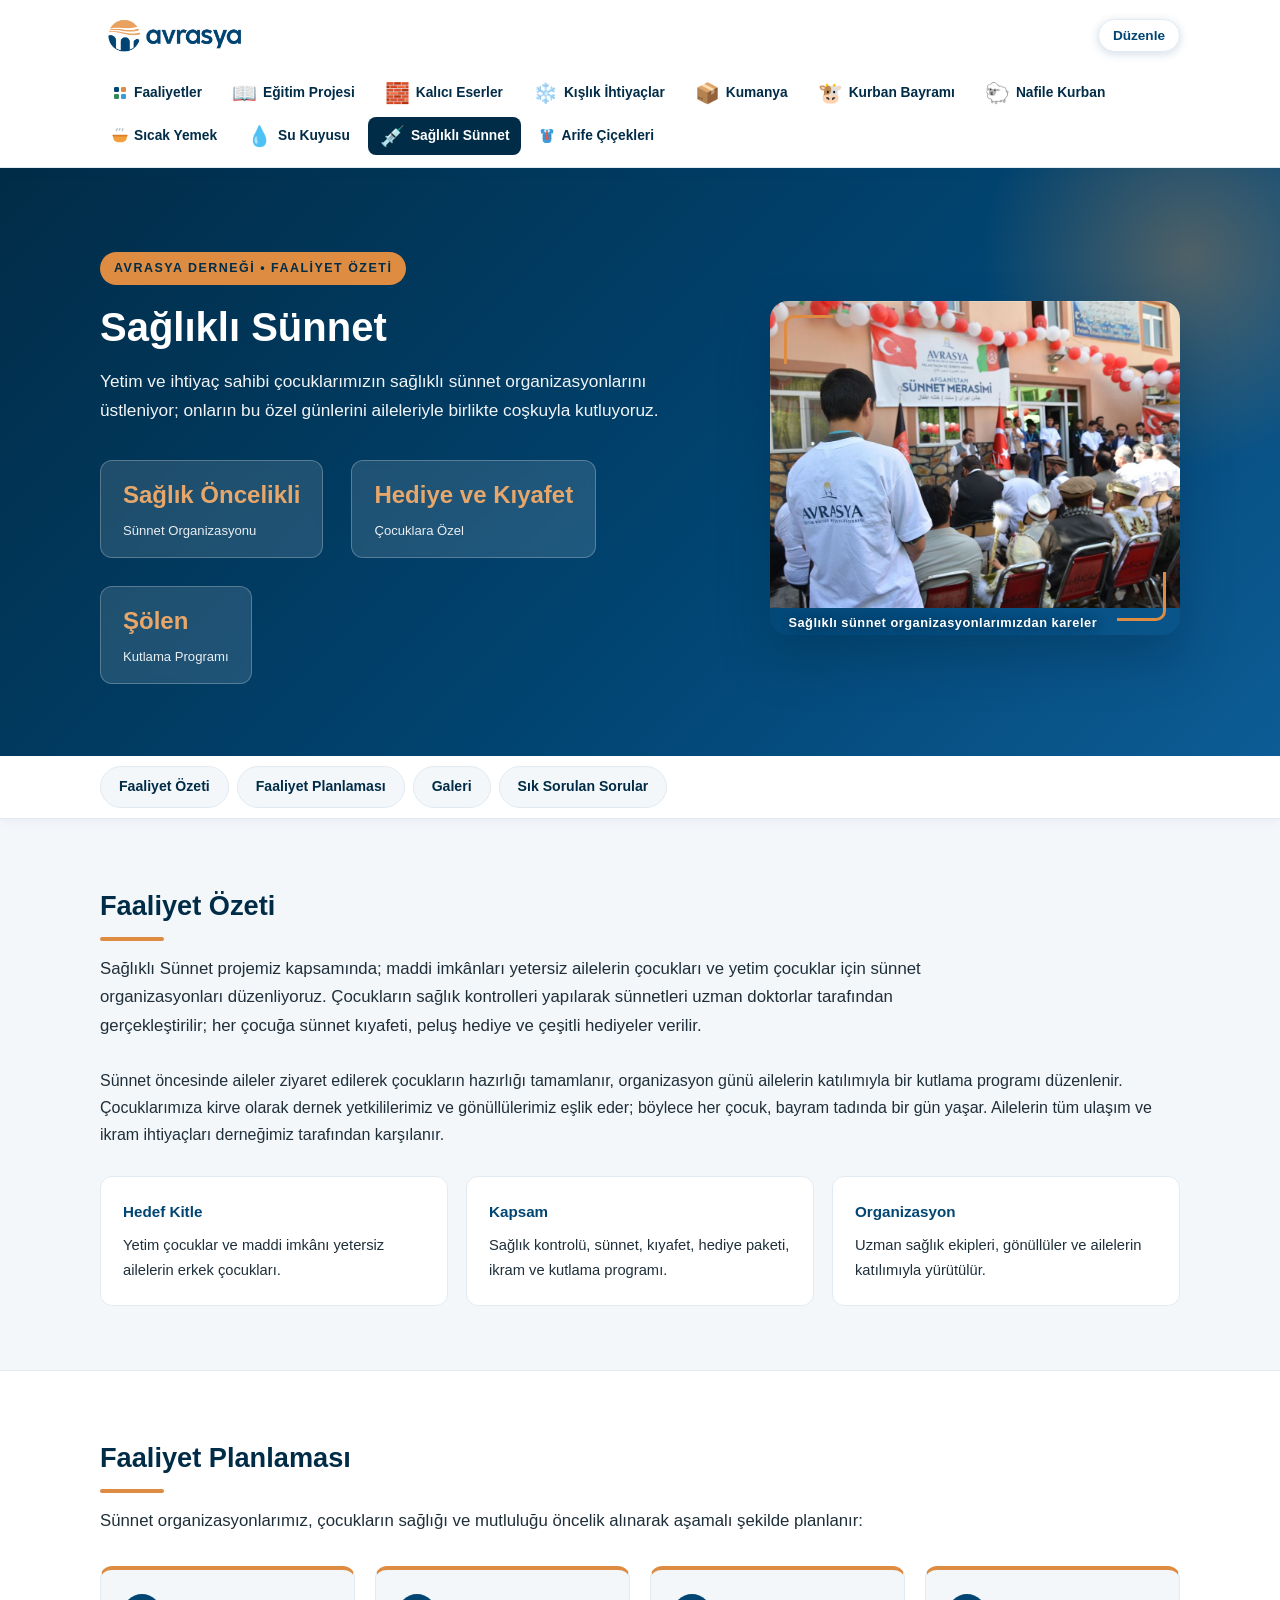
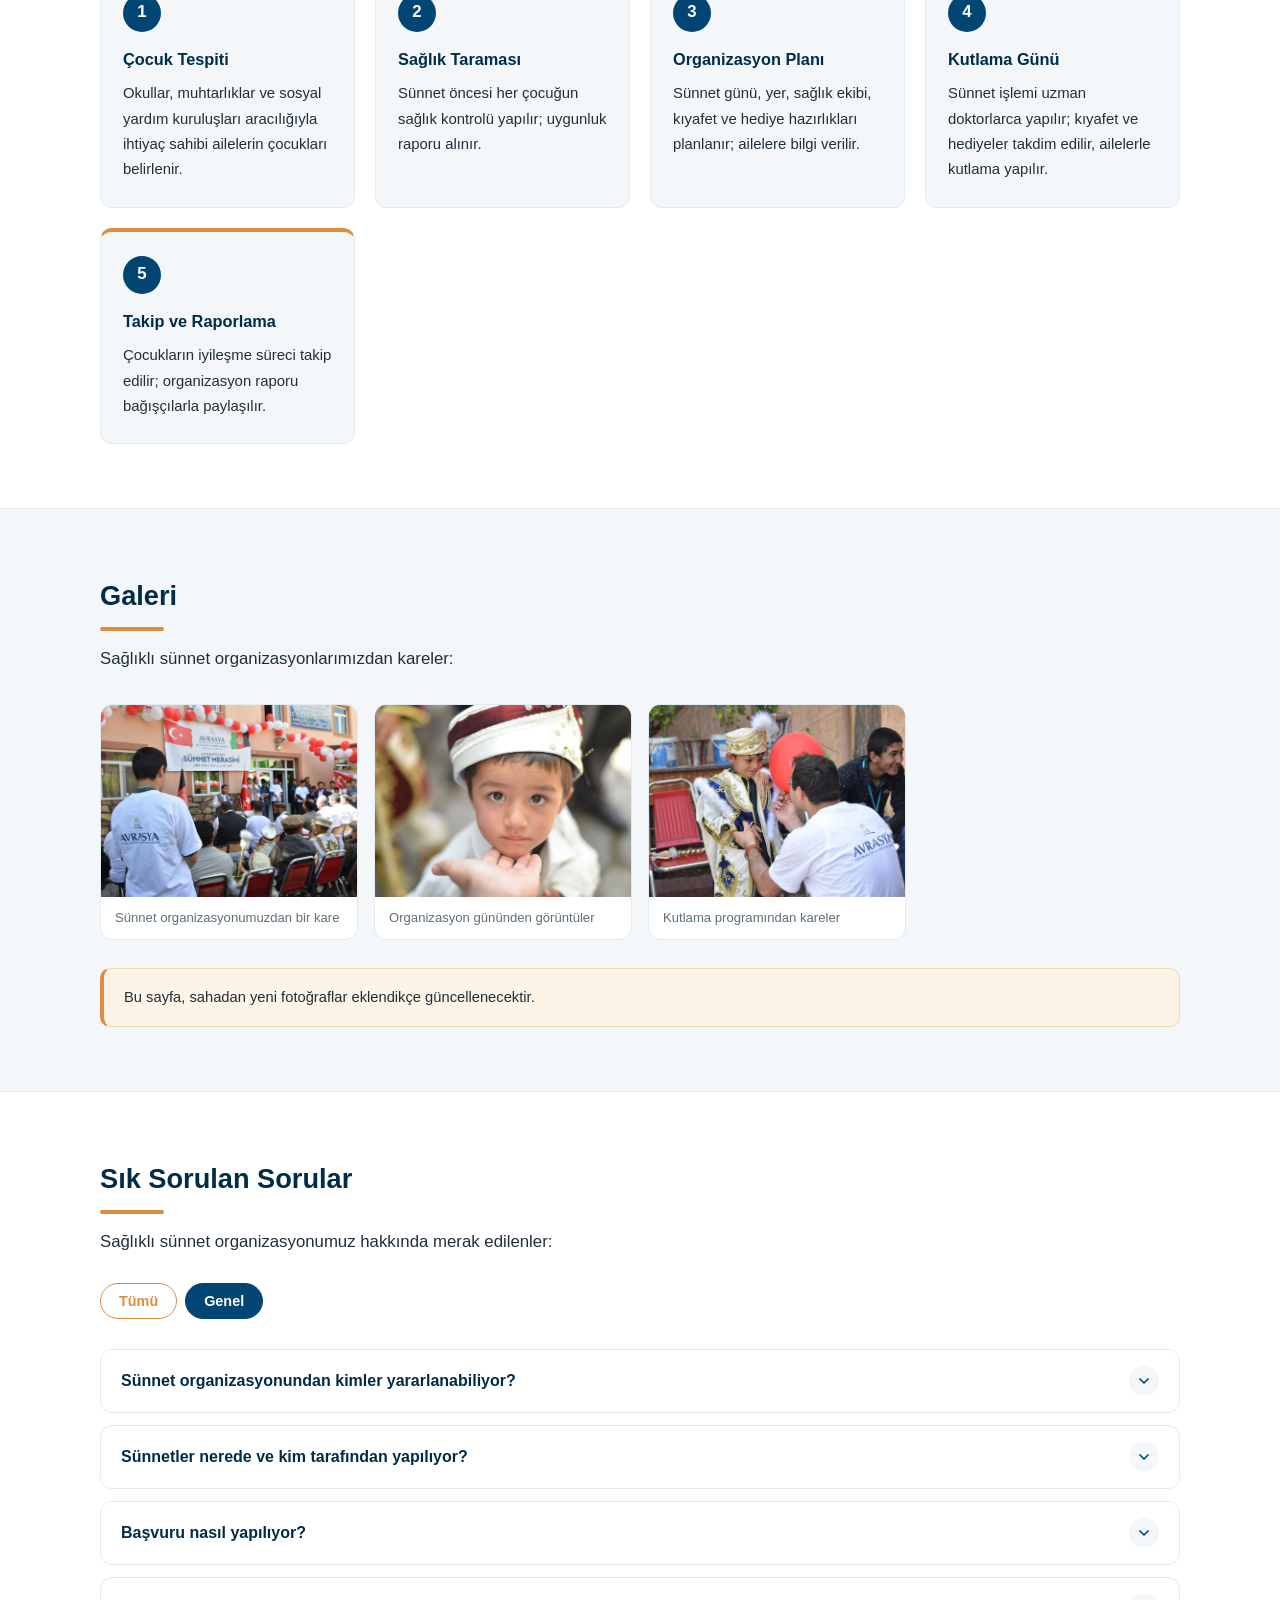
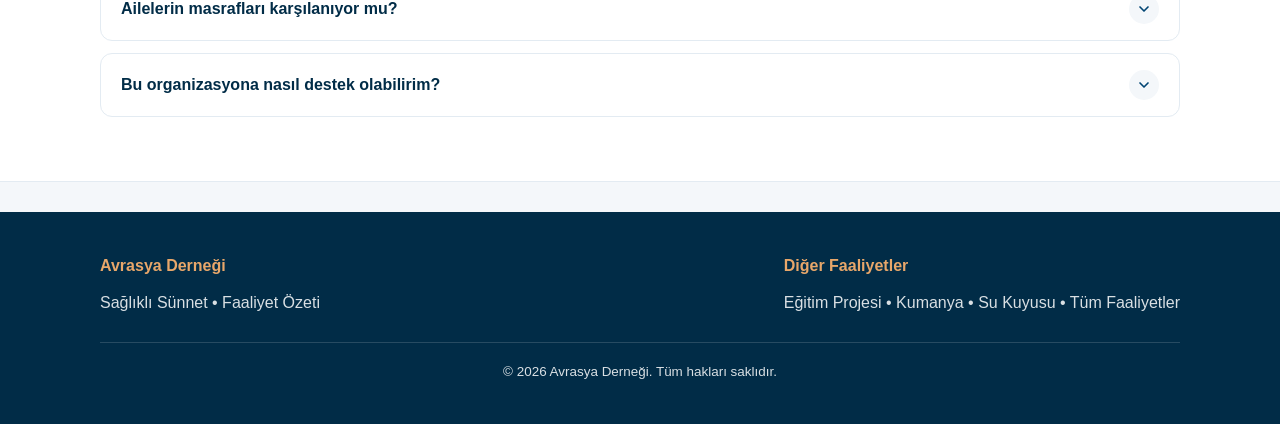
<file: saglikli-sunnet.html>
<!DOCTYPE html>
<html lang="tr">
<head>
  <meta charset="UTF-8">
  <meta name="viewport" content="width=device-width, initial-scale=1.0">
  <title>Sağlıklı Sünnet – Avrasya Derneği</title>
  <link rel="stylesheet" href="style.css">
  <link rel="stylesheet" href="lib/fa/css/fontawesome.min.css">
  <link rel="stylesheet" href="lib/fa/css/solid.min.css">
  <link rel="stylesheet" href="lib/fa/css/brands.min.css">
</head>
<body>

  <header class="site-header">
    <div class="header-inner">
      <a class="brand" href="index.html">
        <img src="logo-yatay.png" alt="Avrasya Derneği Logosu" class="brand-logo">
      </a>
      <button class="menu-toggle" type="button" aria-label="Menüyü Aç" aria-expanded="false">
        <span class="menu-bar"></span>
        <span class="menu-bar"></span>
        <span class="menu-bar"></span>
      </button>
      <nav class="main-nav">
        <a href="index.html"><svg class="nav-ikon" viewBox="0 0 24 24" width="16" height="16" aria-hidden="true"><rect x="3" y="3" width="7.5" height="7.5" rx="2" fill="#014573"/><rect x="13.5" y="3" width="7.5" height="7.5" rx="2" fill="#dd8c42"/><rect x="3" y="13.5" width="7.5" height="7.5" rx="2" fill="#2e8b57"/><rect x="13.5" y="13.5" width="7.5" height="7.5" rx="2" fill="#3b9cd9"/></svg>Faaliyetler</a>
        <a href="egitim-projesi.html"><svg class="nav-ikon" viewBox="0 0 24 24" width="16" height="16" aria-hidden="true"><path d="M22 9.5 12 4.5 2 9.5l10 5 10-5z" fill="#3b9cd9"/><path d="M6.5 11.9v3.9c0 1.7 2.5 3 5.5 3s5.5-1.3 5.5-3v-3.9L12 14.6l-5.5-2.7z" fill="#014573"/><path d="M21.3 9.5 12 4.9 2.7 9.5" fill="none" stroke="#ffffff" stroke-width="0.8" opacity="0.6"/></svg>Eğitim Projesi</a>
        <a href="kalici-eserler.html"><svg class="nav-ikon" viewBox="0 0 24 24" width="16" height="16" aria-hidden="true"><rect x="3.2" y="11" width="2.4" height="9" rx="1.1" fill="#2e8b57"/><rect x="18.4" y="11" width="2.4" height="9" rx="1.1" fill="#2e8b57"/><path d="M12 3c-3.1 0-5.6 2.5-5.6 5.6 0 .8.2 1.6.6 2.3h10c.4-.7.6-1.5.6-2.3C17.6 5.5 15.1 3 12 3z" fill="#0d5c95"/><path d="M5.7 11h12.6c.5 0 .8.5.6 1L17 21H7L5.1 12c-.2-.5.1-1 .6-1z" fill="#dd8c42"/><path d="M10.4 21v-4.4c0-1 .7-1.7 1.6-1.7s1.6.7 1.6 1.7V21h-3.2z" fill="#b5651d"/><circle cx="15.7" cy="2.9" r="1.1" fill="#f5c542"/></svg>Kalıcı Eserler</a>
        <a href="kislik-ihtiyaclar.html"><svg class="nav-ikon" viewBox="0 0 24 24" width="16" height="16" aria-hidden="true"><line x1="2.5" y1="12" x2="21.5" y2="12" stroke="#3b9cd9" stroke-width="2.6" stroke-linecap="round"/><line x1="12" y1="2.5" x2="12" y2="21.5" stroke="#3b9cd9" stroke-width="2.6" stroke-linecap="round"/><path d="M20 16.5l-4-4.5 4-4.5" fill="none" stroke="#3b9cd9" stroke-width="2.6" stroke-linecap="round" stroke-linejoin="round"/><path d="M4 7.5l4 4.5-4 4.5" fill="none" stroke="#3b9cd9" stroke-width="2.6" stroke-linecap="round" stroke-linejoin="round"/><path d="M16 4l-4 4-4-4" fill="none" stroke="#3b9cd9" stroke-width="2.6" stroke-linecap="round" stroke-linejoin="round"/><path d="M8 20l4-4 4 4" fill="none" stroke="#3b9cd9" stroke-width="2.6" stroke-linecap="round" stroke-linejoin="round"/></svg>Kışlık İhtiyaçlar</a>
        <a href="kumanya.html"><svg class="nav-ikon" viewBox="0 0 24 24" width="16" height="16" aria-hidden="true"><rect x="3.5" y="8" width="17" height="12" rx="2" fill="#c98a4b"/><rect x="3.5" y="7.6" width="17" height="2.8" rx="1" fill="#e0a568"/><rect x="10.4" y="8" width="3.2" height="12" fill="#f5e6c8"/></svg>Kumanya</a>
        <a href="kurban-bayrami.html"><svg class="nav-ikon" viewBox="0 0 24 24" width="16" height="16" aria-hidden="true"><path d="M5 14.4c-.9 0-1.7.8-1.7 1.7 0 .8.5 1.4 1.2 1.7.6 1.2 1.8 2 3.2 2h6c1.9 0 3.4-1.5 3.4-3.4 0-.5-.1-1-.3-1.4.9-.3 1.5-1.1 1.5-2.1 0-1.2-1-2.2-2.2-2.2-.3 0-.7.1-1 .2-.6-1.6-2.1-2.7-3.9-2.7-2.2 0-4 1.6-4.3 3.7-.3-.1-.7-.1-1-.1-1.2 0-2.2 1-2.2 2.2 0 .3.1.6.2.8z" fill="#fafafa" stroke="#8c939b" stroke-width="1"/><circle cx="17.3" cy="11.9" r="2.9" fill="#8c939b"/><circle cx="18.6" cy="11.1" r="0.55" fill="#ffffff"/><path d="M17.6 9.2l1.3-1.7" stroke="#8c939b" stroke-width="1.2" stroke-linecap="round"/><rect x="6.2" y="19.2" width="1.4" height="2.3" rx="0.7" fill="#8c939b"/><rect x="9.6" y="19.2" width="1.4" height="2.3" rx="0.7" fill="#8c939b"/><rect x="13.4" y="19.2" width="1.4" height="2.3" rx="0.7" fill="#8c939b"/></svg>Kurban Bayramı</a>
        <a href="nafile-kurban.html"><svg class="nav-ikon" viewBox="0 0 24 24" width="16" height="16" aria-hidden="true"><path d="M20.84 4.61a5.5 5.5 0 0 0-7.78 0L12 5.67l-1.06-1.06a5.5 5.5 0 0 0-7.78 7.78l1.06 1.06L12 21.23l7.78-7.78 1.06-1.06a5.5 5.5 0 0 0 0-7.78z" fill="#e2574c"/><circle cx="9.2" cy="8.8" r="1.3" fill="#f7a89f" opacity="0.7"/></svg>Nafile Kurban</a>
        <a href="sicak-yemek.html"><svg class="nav-ikon" viewBox="0 0 24 24" width="16" height="16" aria-hidden="true"><g transform="translate(12 12) scale(1.08 1.15) translate(-12 -12)"><path d="M2.5 12h19v1.5a6.5 6.5 0 0 1-6.5 6.5H9a6.5 6.5 0 0 1-6.5-6.5V12z" fill="#f2a03d"/><path d="M2.5 11.5h19" stroke="#d97f2b" stroke-width="2.2" stroke-linecap="round"/><path d="M8 2.5c0 1-.9 1.4-.9 2.5" stroke="#b0bec5" stroke-width="1.8" stroke-linecap="round" fill="none"/><path d="M12 1.8c0 1-.9 1.4-.9 2.5" stroke="#b0bec5" stroke-width="1.8" stroke-linecap="round" fill="none"/><path d="M16 2.5c0 1-.9 1.4-.9 2.5" stroke="#b0bec5" stroke-width="1.8" stroke-linecap="round" fill="none"/></g></svg>Sıcak Yemek</a>
        <a href="su-kuyusu.html"><svg class="nav-ikon" viewBox="0 0 24 24" width="16" height="16" aria-hidden="true"><path d="M12 2.5 17.8 8.3a8.2 8.2 0 1 1-11.6 0L12 2.5z" fill="#3b9cd9"/><circle cx="9.5" cy="14" r="1.7" fill="#cfeafd" opacity="0.85"/></svg>Su Kuyusu</a>
        <a href="saglikli-sunnet.html" class="aktif"><svg class="nav-ikon" viewBox="0 0 24 24" width="16" height="16" aria-hidden="true"><circle cx="12" cy="12" r="9" fill="#fafafa" stroke="#e2574c" stroke-width="1.4"/><path d="M12 8v8M8 12h8" stroke="#e2574c" stroke-width="2.4" stroke-linecap="round"/></svg>Sağlıklı Sünnet</a>
        <a href="arife-cicekleri.html"><svg class="nav-ikon" viewBox="0 0 24 24" width="16" height="16" aria-hidden="true"><g transform="translate(12 12) scale(1.12) translate(-12 -12)"><path d="M12 3.4c-2.1 0-3.9-.6-5.2-1.2L3.4 4.1l.9 4.9 1.9-.7V17.4C6.2 19.6 7.9 21.3 10.1 21.3H13.9C16.1 21.3 17.8 19.6 17.8 17.4V8.3L19.7 9l.9-4.9L17.2 2.2C15.9 2.8 14.1 3.4 12 3.4z" fill="#3b9cd9"/><path d="M6.8 2.2 12 3.4l5.2-1.2" stroke="#ffffff" stroke-width="1.1" stroke-linecap="round" opacity="0.5" fill="none"/><path d="M6.4 11.9h11.2M6.4 15h11.2" stroke="#0d5c95" stroke-width="1.1" stroke-linecap="round" opacity="0.35"/><path d="M12 6.4 9.6 2.9c-.8.7-1.4 1.6-1.8 2.7l3 2.1z" fill="#eaf4fb"/><path d="M12 6.4 14.4 2.9c.8.7 1.4 1.6 1.8 2.7l-3 2.1z" fill="#eaf4fb"/><rect x="10.5" y="5.8" width="3" height="1.5" rx="0.6" fill="#e2574c"/><path d="M10.8 7.4h2.4l1 9.4c-.5.4-1.1.6-1.7.6h-1c-.6 0-1.2-.2-1.7-.6l1-9.4z" fill="#e2574c"/></g></svg>Arife Çiçekleri</a>
      </nav>
    </div>
  </header>

  <section class="hero" style="--hero-bg: url('medya/saglikli-sunnet/HAY_9043.JPG');">
    <div class="container hero-flex">
      <div class="hero-metin">
        <span class="hero-eyebrow">Avrasya Derneği • Faaliyet Özeti</span>
        <h1>Sağlıklı Sünnet</h1>
        <p class="hero-text">
          Yetim ve ihtiyaç sahibi çocuklarımızın sağlıklı sünnet organizasyonlarını
          üstleniyor; onların bu özel günlerini aileleriyle birlikte coşkuyla kutluyoruz.
        </p>
        <div class="hero-metre">
          <div class="metre">
            <strong>Sağlık Öncelikli</strong>
            <span>Sünnet Organizasyonu</span>
          </div>
          <div class="metre">
            <strong>Hediye ve Kıyafet</strong>
            <span>Çocuklara Özel</span>
          </div>
          <div class="metre">
            <strong>Şölen</strong>
            <span>Kutlama Programı</span>
          </div>
        </div>
      </div>
      <div class="hero-img">
        <img src="medya/saglikli-sunnet/HAY_9043.JPG" alt="Sağlıklı sünnet organizasyonu">
        <span class="hero-img-kutu">Sağlıklı sünnet organizasyonlarımızdan kareler</span>
      </div>
    </div>
  </section>

    <nav class="sekme-bar" aria-label="Sayfa içi gezinme">
    <div class="container sekme-ic">
      <a href="#ozet">Faaliyet Özeti</a>
      <a href="#planlama">Faaliyet Planlaması</a>
      <a href="#galeri">Galeri</a>
      <a href="#sss">Sık Sorulan Sorular</a>
    </div>
  </nav>

  <section class="section" id="ozet">

    <div class="container">
      <h2>Faaliyet Özeti</h2>
      <p class="giris">
        Sağlıklı Sünnet projemiz kapsamında; maddi imkânları yetersiz ailelerin çocukları
        ve yetim çocuklar için sünnet organizasyonları düzenliyoruz. Çocukların sağlık
        kontrolleri yapılarak sünnetleri uzman doktorlar tarafından gerçekleştirilir;
        her çocuğa sünnet kıyafeti, peluş hediye ve çeşitli hediyeler verilir.
      </p>
      <p>
        Sünnet öncesinde aileler ziyaret edilerek çocukların hazırlığı tamamlanır,
        organizasyon günü ailelerin katılımıyla bir kutlama programı düzenlenir.
        Çocuklarımıza kirve olarak dernek yetkililerimiz ve gönüllülerimiz eşlik eder;
        böylece her çocuk, bayram tadında bir gün yaşar. Ailelerin tüm ulaşım ve
        ikram ihtiyaçları derneğimiz tarafından karşılanır.
      </p>
      <div class="info-grid">
        <div class="info-kutu">
          <h4>Hedef Kitle</h4>
          <p>Yetim çocuklar ve maddi imkânı yetersiz ailelerin erkek çocukları.</p>
        </div>
        <div class="info-kutu">
          <h4>Kapsam</h4>
          <p>Sağlık kontrolü, sünnet, kıyafet, hediye paketi, ikram ve kutlama programı.</p>
        </div>
        <div class="info-kutu">
          <h4>Organizasyon</h4>
          <p>Uzman sağlık ekipleri, gönüllüler ve ailelerin katılımıyla yürütülür.</p>
        </div>
      </div>
    </div>
  </section>

  <section class="section section-alt" id="planlama">
    <div class="container">
      <h2>Faaliyet Planlaması</h2>
      <p class="giris">
        Sünnet organizasyonlarımız, çocukların sağlığı ve mutluluğu öncelik alınarak
        aşamalı şekilde planlanır:
      </p>
      <div class="steps">
        <div class="step">
          <span class="step-num">1</span>
          <h3>Çocuk Tespiti</h3>
          <p>Okullar, muhtarlıklar ve sosyal yardım kuruluşları aracılığıyla ihtiyaç sahibi ailelerin çocukları belirlenir.</p>
        </div>
        <div class="step">
          <span class="step-num">2</span>
          <h3>Sağlık Taraması</h3>
          <p>Sünnet öncesi her çocuğun sağlık kontrolü yapılır; uygunluk raporu alınır.</p>
        </div>
        <div class="step">
          <span class="step-num">3</span>
          <h3>Organizasyon Planı</h3>
          <p>Sünnet günü, yer, sağlık ekibi, kıyafet ve hediye hazırlıkları planlanır; ailelere bilgi verilir.</p>
        </div>
        <div class="step">
          <span class="step-num">4</span>
          <h3>Kutlama Günü</h3>
          <p>Sünnet işlemi uzman doktorlarca yapılır; kıyafet ve hediyeler takdim edilir, ailelerle kutlama yapılır.</p>
        </div>
        <div class="step">
          <span class="step-num">5</span>
          <h3>Takip ve Raporlama</h3>
          <p>Çocukların iyileşme süreci takip edilir; organizasyon raporu bağışçılarla paylaşılır.</p>
        </div>
      </div>
    </div>
  </section>

  <section class="section" id="galeri">

    <div class="container">
      <h2>Galeri</h2>
      <p class="giris">Sağlıklı sünnet organizasyonlarımızdan kareler:</p>
      <div class="gallery">
        <figure>
          <img src="medya/saglikli-sunnet/HAY_9043.JPG" alt="Sağlıklı sünnet organizasyonu">
          <figcaption>Sünnet organizasyonumuzdan bir kare</figcaption>
        </figure>
        <figure>
          <img src="medya/saglikli-sunnet/HAY_9261.JPG" alt="Sağlıklı sünnet organizasyonu">
          <figcaption>Organizasyon gününden görüntüler</figcaption>
        </figure>
        <figure>
          <img src="medya/saglikli-sunnet/HAY_9381.JPG" alt="Sağlıklı sünnet organizasyonu">
          <figcaption>Kutlama programından kareler</figcaption>
        </figure>
      </div>
      <p class="not">
        Bu sayfa, sahadan yeni fotoğraflar eklendikçe güncellenecektir.
      </p>
    </div>
  </section>

  <section class="section section-alt sss" id="sss">
    <div class="container">
      <h2>Sık Sorulan Sorular</h2>
      <p class="giris">Sağlıklı sünnet organizasyonumuz hakkında merak edilenler:</p>
      <div class="sss-tablar">
        <button type="button" class="sss-tab aktif" data-tab-ad="Genel">Genel</button>
      </div>
      <div class="sss-liste" data-tab-ad="Genel">
        <div class="sss-item">
          <div class="sss-soru">
            <span class="sss-metin">Sünnet organizasyonundan kimler yararlanabiliyor?</span>
            <button class="sss-ac" type="button" aria-label="Yanıtı aç" title="Yanıtı aç"><svg width="16" height="16" viewBox="0 0 24 24" fill="none" stroke="currentColor" stroke-width="2.5" stroke-linecap="round" stroke-linejoin="round" aria-hidden="true"><path d="m6 9 6 6 6-6"></path></svg></button>
          </div>
          <div class="sss-cevap">
            <p>Yetim çocuklar ile maddi imkânı yetersiz ailelerin erkek çocukları öncelikli olarak yararlanmaktadır.</p>
          </div>
        </div>
        <div class="sss-item">
          <div class="sss-soru">
            <span class="sss-metin">Sünnetler nerede ve kim tarafından yapılıyor?</span>
            <button class="sss-ac" type="button" aria-label="Yanıtı aç" title="Yanıtı aç"><svg width="16" height="16" viewBox="0 0 24 24" fill="none" stroke="currentColor" stroke-width="2.5" stroke-linecap="round" stroke-linejoin="round" aria-hidden="true"><path d="m6 9 6 6 6-6"></path></svg></button>
          </div>
          <div class="sss-cevap">
            <p>Sünnet işlemleri, sağlık taramasının ardından uzman doktorlar tarafından uygun sağlık kuruluşlarında gerçekleştirilir.</p>
          </div>
        </div>
        <div class="sss-item">
          <div class="sss-soru">
            <span class="sss-metin">Başvuru nasıl yapılıyor?</span>
            <button class="sss-ac" type="button" aria-label="Yanıtı aç" title="Yanıtı aç"><svg width="16" height="16" viewBox="0 0 24 24" fill="none" stroke="currentColor" stroke-width="2.5" stroke-linecap="round" stroke-linejoin="round" aria-hidden="true"><path d="m6 9 6 6 6-6"></path></svg></button>
          </div>
          <div class="sss-cevap">
            <p>Aileler, muhtarlıklar ve sosyal yardım kuruluşları aracılığıyla başvuruda bulunabilir; başvurular saha ekibimizce değerlendirilir.</p>
          </div>
        </div>
        <div class="sss-item">
          <div class="sss-soru">
            <span class="sss-metin">Ailelerin masrafları karşılanıyor mu?</span>
            <button class="sss-ac" type="button" aria-label="Yanıtı aç" title="Yanıtı aç"><svg width="16" height="16" viewBox="0 0 24 24" fill="none" stroke="currentColor" stroke-width="2.5" stroke-linecap="round" stroke-linejoin="round" aria-hidden="true"><path d="m6 9 6 6 6-6"></path></svg></button>
          </div>
          <div class="sss-cevap">
            <p>Evet. Sünnet işlemi, kıyafet, hediye ve kutlama ikramları dahil tüm masraflar derneğimiz tarafından karşılanır.</p>
          </div>
        </div>
        <div class="sss-item">
          <div class="sss-soru">
            <span class="sss-metin">Bu organizasyona nasıl destek olabilirim?</span>
            <button class="sss-ac" type="button" aria-label="Yanıtı aç" title="Yanıtı aç"><svg width="16" height="16" viewBox="0 0 24 24" fill="none" stroke="currentColor" stroke-width="2.5" stroke-linecap="round" stroke-linejoin="round" aria-hidden="true"><path d="m6 9 6 6 6-6"></path></svg></button>
          </div>
          <div class="sss-cevap">
            <p>Bir çocuğun organizasyonunu üstlenerek ya da gönüllü ekibimizde yer alarak sünnet programlarına destek olabilirsiniz.</p>
          </div>
        </div>
      </div>
    </div>
  </section>
  <footer class="site-footer">
    <div class="container">
      <div class="footer-inner">
        <div>
          <h4>Avrasya Derneği</h4>
          <p>Sağlıklı Sünnet • Faaliyet Özeti</p>
        </div>
        <div>
          <h4>Diğer Faaliyetler</h4>
          <p>
            <a href="egitim-projesi.html">Eğitim Projesi</a> •
            <a href="kumanya.html">Kumanya</a> •
            <a href="su-kuyusu.html">Su Kuyusu</a> •
            <a href="index.html">Tüm Faaliyetler</a>
          </p>
        </div>
      </div>
      <p class="footer-alt">© 2026 Avrasya Derneği. Tüm hakları saklıdır.</p>
    </div>
  </footer>

  <script src="menu.js"></script>
  <script src="duzenle.js"></script>
  <script src="faq.js"></script>
  <script src="iconlar.js"></script>
  <script src="emojiler.js"></script>
  <script src="ikon-secici.js"></script>
</body>
</html>
</file>
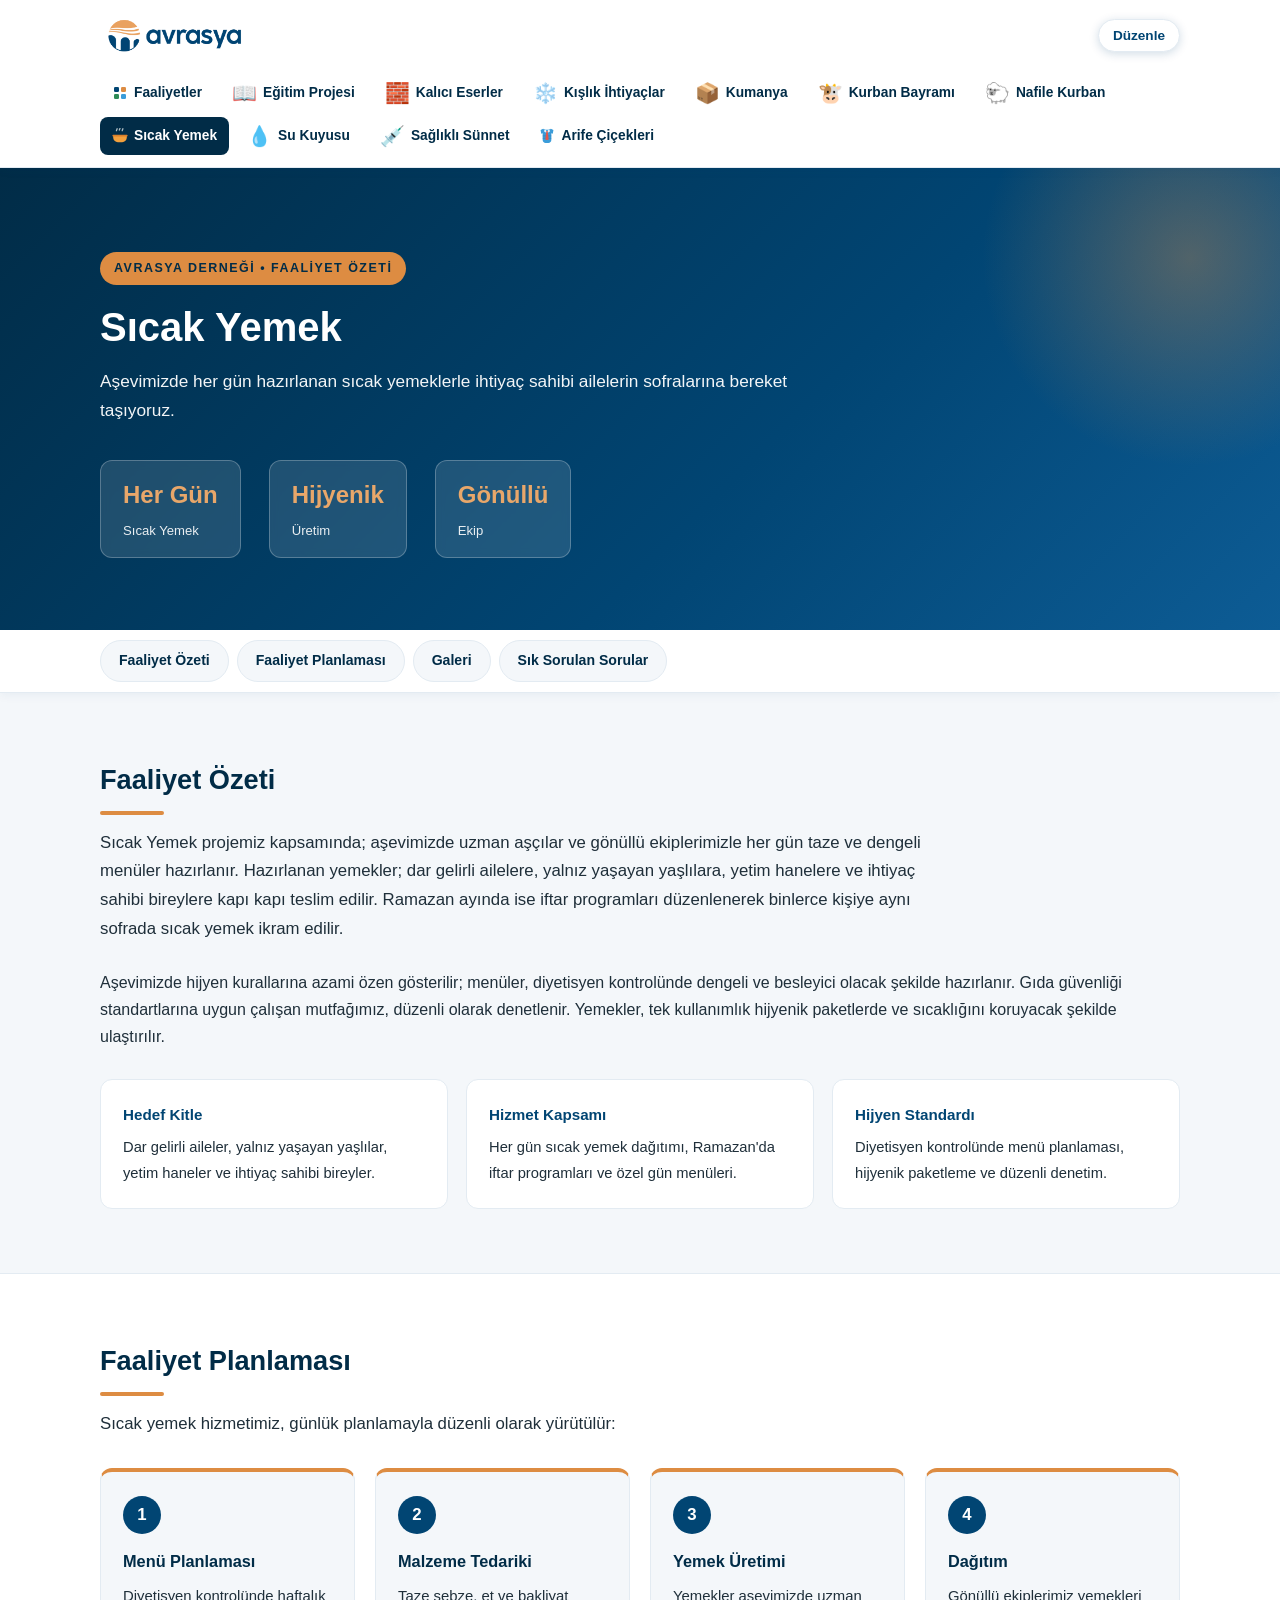
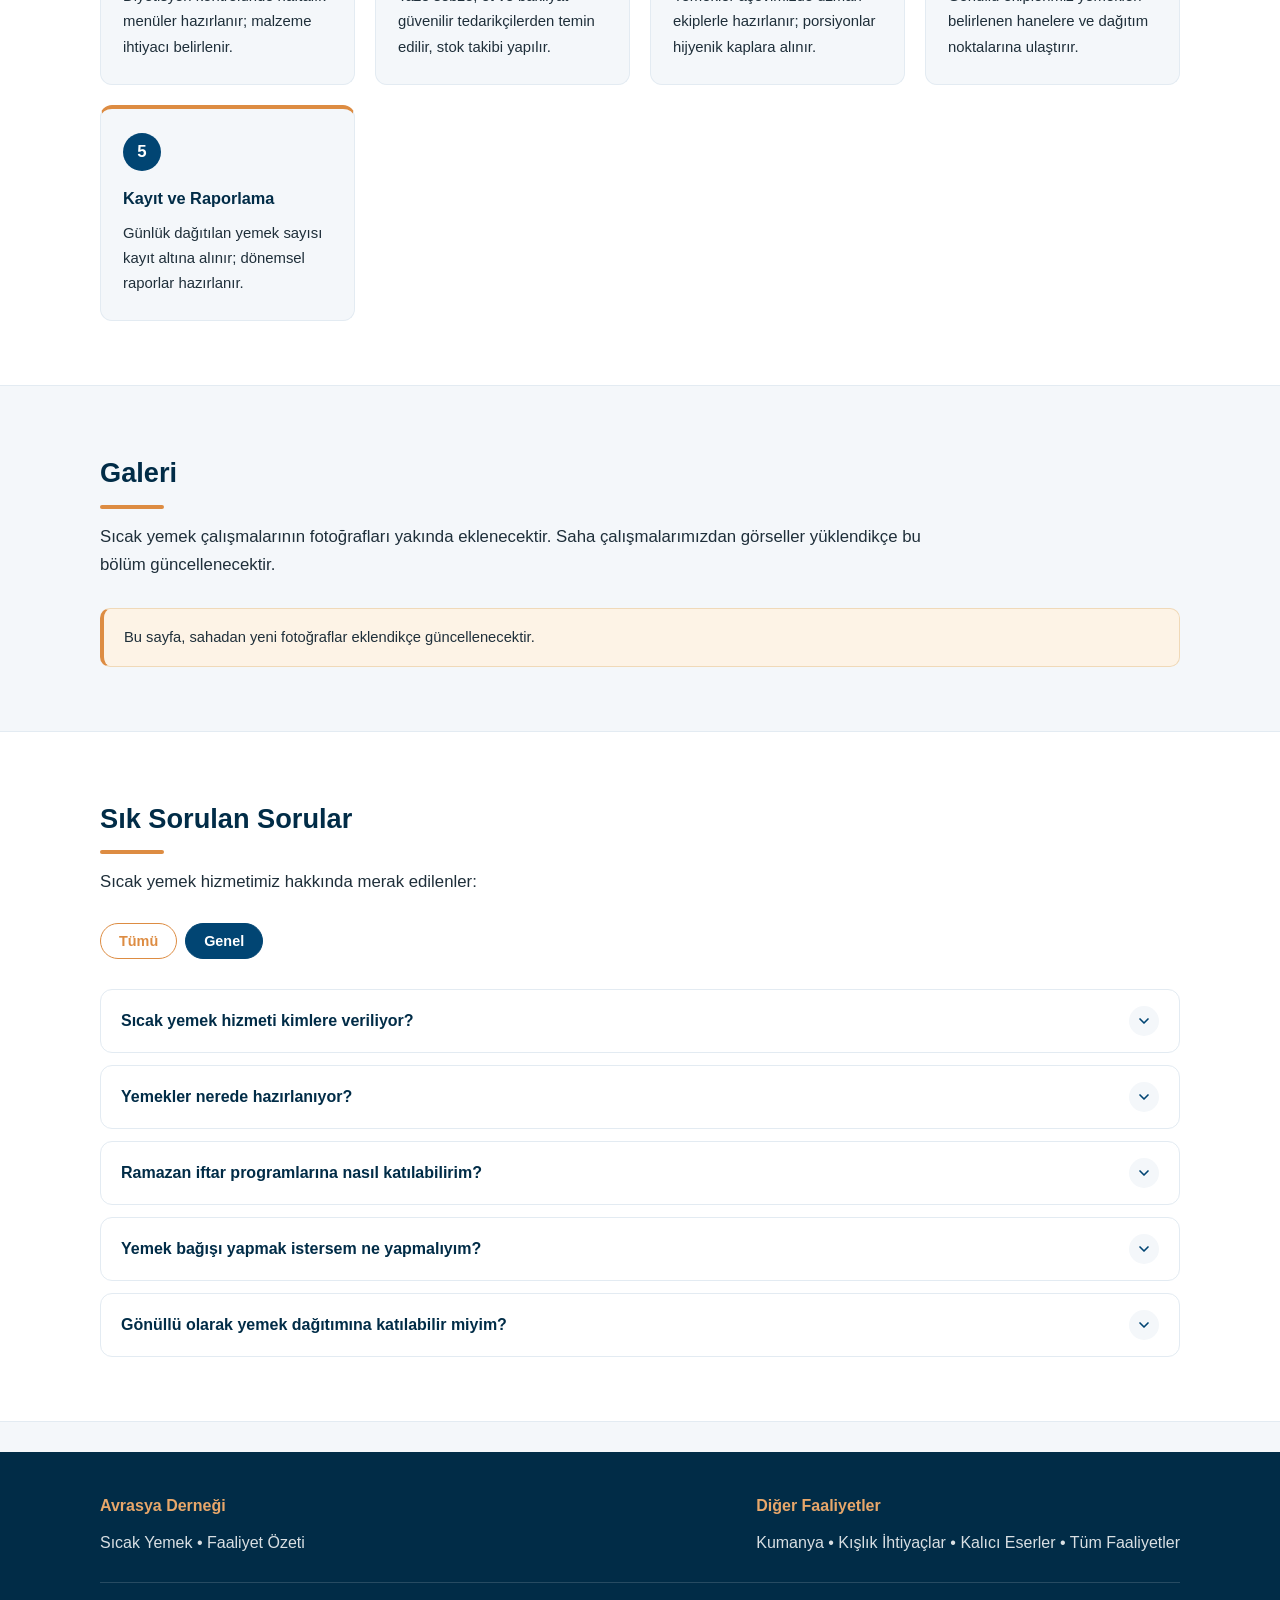
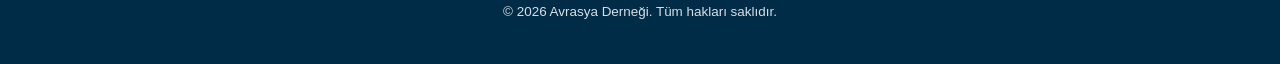
<file: sicak-yemek.html>
<!DOCTYPE html>
<html lang="tr">
<head>
  <meta charset="UTF-8">
  <meta name="viewport" content="width=device-width, initial-scale=1.0">
  <title>Sıcak Yemek – Avrasya Derneği</title>
  <link rel="stylesheet" href="style.css">
  <link rel="stylesheet" href="lib/fa/css/fontawesome.min.css">
  <link rel="stylesheet" href="lib/fa/css/solid.min.css">
  <link rel="stylesheet" href="lib/fa/css/brands.min.css">
</head>
<body>

  <header class="site-header">
    <div class="header-inner">
      <a class="brand" href="index.html">
        <img src="logo-yatay.png" alt="Avrasya Derneği Logosu" class="brand-logo">
      </a>
      <button class="menu-toggle" type="button" aria-label="Menüyü Aç" aria-expanded="false">
        <span class="menu-bar"></span>
        <span class="menu-bar"></span>
        <span class="menu-bar"></span>
      </button>
      <nav class="main-nav">
        <a href="index.html"><svg class="nav-ikon" viewBox="0 0 24 24" width="16" height="16" aria-hidden="true"><rect x="3" y="3" width="7.5" height="7.5" rx="2" fill="#014573"/><rect x="13.5" y="3" width="7.5" height="7.5" rx="2" fill="#dd8c42"/><rect x="3" y="13.5" width="7.5" height="7.5" rx="2" fill="#2e8b57"/><rect x="13.5" y="13.5" width="7.5" height="7.5" rx="2" fill="#3b9cd9"/></svg>Faaliyetler</a>
        <a href="egitim-projesi.html"><svg class="nav-ikon" viewBox="0 0 24 24" width="16" height="16" aria-hidden="true"><path d="M22 9.5 12 4.5 2 9.5l10 5 10-5z" fill="#3b9cd9"/><path d="M6.5 11.9v3.9c0 1.7 2.5 3 5.5 3s5.5-1.3 5.5-3v-3.9L12 14.6l-5.5-2.7z" fill="#014573"/><path d="M21.3 9.5 12 4.9 2.7 9.5" fill="none" stroke="#ffffff" stroke-width="0.8" opacity="0.6"/></svg>Eğitim Projesi</a>
        <a href="kalici-eserler.html"><svg class="nav-ikon" viewBox="0 0 24 24" width="16" height="16" aria-hidden="true"><rect x="3.2" y="11" width="2.4" height="9" rx="1.1" fill="#2e8b57"/><rect x="18.4" y="11" width="2.4" height="9" rx="1.1" fill="#2e8b57"/><path d="M12 3c-3.1 0-5.6 2.5-5.6 5.6 0 .8.2 1.6.6 2.3h10c.4-.7.6-1.5.6-2.3C17.6 5.5 15.1 3 12 3z" fill="#0d5c95"/><path d="M5.7 11h12.6c.5 0 .8.5.6 1L17 21H7L5.1 12c-.2-.5.1-1 .6-1z" fill="#dd8c42"/><path d="M10.4 21v-4.4c0-1 .7-1.7 1.6-1.7s1.6.7 1.6 1.7V21h-3.2z" fill="#b5651d"/><circle cx="15.7" cy="2.9" r="1.1" fill="#f5c542"/></svg>Kalıcı Eserler</a>
        <a href="kislik-ihtiyaclar.html"><svg class="nav-ikon" viewBox="0 0 24 24" width="16" height="16" aria-hidden="true"><line x1="2.5" y1="12" x2="21.5" y2="12" stroke="#3b9cd9" stroke-width="2.6" stroke-linecap="round"/><line x1="12" y1="2.5" x2="12" y2="21.5" stroke="#3b9cd9" stroke-width="2.6" stroke-linecap="round"/><path d="M20 16.5l-4-4.5 4-4.5" fill="none" stroke="#3b9cd9" stroke-width="2.6" stroke-linecap="round" stroke-linejoin="round"/><path d="M4 7.5l4 4.5-4 4.5" fill="none" stroke="#3b9cd9" stroke-width="2.6" stroke-linecap="round" stroke-linejoin="round"/><path d="M16 4l-4 4-4-4" fill="none" stroke="#3b9cd9" stroke-width="2.6" stroke-linecap="round" stroke-linejoin="round"/><path d="M8 20l4-4 4 4" fill="none" stroke="#3b9cd9" stroke-width="2.6" stroke-linecap="round" stroke-linejoin="round"/></svg>Kışlık İhtiyaçlar</a>
        <a href="kumanya.html"><svg class="nav-ikon" viewBox="0 0 24 24" width="16" height="16" aria-hidden="true"><rect x="3.5" y="8" width="17" height="12" rx="2" fill="#c98a4b"/><rect x="3.5" y="7.6" width="17" height="2.8" rx="1" fill="#e0a568"/><rect x="10.4" y="8" width="3.2" height="12" fill="#f5e6c8"/></svg>Kumanya</a>
        <a href="kurban-bayrami.html"><svg class="nav-ikon" viewBox="0 0 24 24" width="16" height="16" aria-hidden="true"><path d="M5 14.4c-.9 0-1.7.8-1.7 1.7 0 .8.5 1.4 1.2 1.7.6 1.2 1.8 2 3.2 2h6c1.9 0 3.4-1.5 3.4-3.4 0-.5-.1-1-.3-1.4.9-.3 1.5-1.1 1.5-2.1 0-1.2-1-2.2-2.2-2.2-.3 0-.7.1-1 .2-.6-1.6-2.1-2.7-3.9-2.7-2.2 0-4 1.6-4.3 3.7-.3-.1-.7-.1-1-.1-1.2 0-2.2 1-2.2 2.2 0 .3.1.6.2.8z" fill="#fafafa" stroke="#8c939b" stroke-width="1"/><circle cx="17.3" cy="11.9" r="2.9" fill="#8c939b"/><circle cx="18.6" cy="11.1" r="0.55" fill="#ffffff"/><path d="M17.6 9.2l1.3-1.7" stroke="#8c939b" stroke-width="1.2" stroke-linecap="round"/><rect x="6.2" y="19.2" width="1.4" height="2.3" rx="0.7" fill="#8c939b"/><rect x="9.6" y="19.2" width="1.4" height="2.3" rx="0.7" fill="#8c939b"/><rect x="13.4" y="19.2" width="1.4" height="2.3" rx="0.7" fill="#8c939b"/></svg>Kurban Bayramı</a>
        <a href="nafile-kurban.html"><svg class="nav-ikon" viewBox="0 0 24 24" width="16" height="16" aria-hidden="true"><path d="M20.84 4.61a5.5 5.5 0 0 0-7.78 0L12 5.67l-1.06-1.06a5.5 5.5 0 0 0-7.78 7.78l1.06 1.06L12 21.23l7.78-7.78 1.06-1.06a5.5 5.5 0 0 0 0-7.78z" fill="#e2574c"/><circle cx="9.2" cy="8.8" r="1.3" fill="#f7a89f" opacity="0.7"/></svg>Nafile Kurban</a>
        <a href="sicak-yemek.html" class="aktif"><svg class="nav-ikon" viewBox="0 0 24 24" width="16" height="16" aria-hidden="true"><g transform="translate(12 12) scale(1.08 1.15) translate(-12 -12)"><path d="M2.5 12h19v1.5a6.5 6.5 0 0 1-6.5 6.5H9a6.5 6.5 0 0 1-6.5-6.5V12z" fill="#f2a03d"/><path d="M2.5 11.5h19" stroke="#d97f2b" stroke-width="2.2" stroke-linecap="round"/><path d="M8 2.5c0 1-.9 1.4-.9 2.5" stroke="#b0bec5" stroke-width="1.8" stroke-linecap="round" fill="none"/><path d="M12 1.8c0 1-.9 1.4-.9 2.5" stroke="#b0bec5" stroke-width="1.8" stroke-linecap="round" fill="none"/><path d="M16 2.5c0 1-.9 1.4-.9 2.5" stroke="#b0bec5" stroke-width="1.8" stroke-linecap="round" fill="none"/></g></svg>Sıcak Yemek</a>
        <a href="su-kuyusu.html"><svg class="nav-ikon" viewBox="0 0 24 24" width="16" height="16" aria-hidden="true"><path d="M12 2.5 17.8 8.3a8.2 8.2 0 1 1-11.6 0L12 2.5z" fill="#3b9cd9"/><circle cx="9.5" cy="14" r="1.7" fill="#cfeafd" opacity="0.85"/></svg>Su Kuyusu</a>
        <a href="saglikli-sunnet.html"><svg class="nav-ikon" viewBox="0 0 24 24" width="16" height="16" aria-hidden="true"><circle cx="12" cy="12" r="9" fill="#fafafa" stroke="#e2574c" stroke-width="1.4"/><path d="M12 8v8M8 12h8" stroke="#e2574c" stroke-width="2.4" stroke-linecap="round"/></svg>Sağlıklı Sünnet</a>
        <a href="arife-cicekleri.html"><svg class="nav-ikon" viewBox="0 0 24 24" width="16" height="16" aria-hidden="true"><g transform="translate(12 12) scale(1.12) translate(-12 -12)"><path d="M12 3.4c-2.1 0-3.9-.6-5.2-1.2L3.4 4.1l.9 4.9 1.9-.7V17.4C6.2 19.6 7.9 21.3 10.1 21.3H13.9C16.1 21.3 17.8 19.6 17.8 17.4V8.3L19.7 9l.9-4.9L17.2 2.2C15.9 2.8 14.1 3.4 12 3.4z" fill="#3b9cd9"/><path d="M6.8 2.2 12 3.4l5.2-1.2" stroke="#ffffff" stroke-width="1.1" stroke-linecap="round" opacity="0.5" fill="none"/><path d="M6.4 11.9h11.2M6.4 15h11.2" stroke="#0d5c95" stroke-width="1.1" stroke-linecap="round" opacity="0.35"/><path d="M12 6.4 9.6 2.9c-.8.7-1.4 1.6-1.8 2.7l3 2.1z" fill="#eaf4fb"/><path d="M12 6.4 14.4 2.9c.8.7 1.4 1.6 1.8 2.7l-3 2.1z" fill="#eaf4fb"/><rect x="10.5" y="5.8" width="3" height="1.5" rx="0.6" fill="#e2574c"/><path d="M10.8 7.4h2.4l1 9.4c-.5.4-1.1.6-1.7.6h-1c-.6 0-1.2-.2-1.7-.6l1-9.4z" fill="#e2574c"/></g></svg>Arife Çiçekleri</a>
      </nav>
    </div>
  </header>

  <section class="hero">
    <div class="container">
      <span class="hero-eyebrow">Avrasya Derneği • Faaliyet Özeti</span>
      <h1>Sıcak Yemek</h1>
      <p class="hero-text">
        Aşevimizde her gün hazırlanan sıcak yemeklerle ihtiyaç sahibi ailelerin
        sofralarına bereket taşıyoruz.
      </p>
      <div class="hero-metre">
        <div class="metre">
          <strong>Her Gün</strong>
          <span>Sıcak Yemek</span>
        </div>
        <div class="metre">
          <strong>Hijyenik</strong>
          <span>Üretim</span>
        </div>
        <div class="metre">
          <strong>Gönüllü</strong>
          <span>Ekip</span>
        </div>
      </div>
    </div>
  </section>

    <nav class="sekme-bar" aria-label="Sayfa içi gezinme">
    <div class="container sekme-ic">
      <a href="#ozet">Faaliyet Özeti</a>
      <a href="#planlama">Faaliyet Planlaması</a>
      <a href="#galeri">Galeri</a>
      <a href="#sss">Sık Sorulan Sorular</a>
    </div>
  </nav>

  <section class="section" id="ozet">

    <div class="container">
      <h2>Faaliyet Özeti</h2>
      <p class="giris">
        Sıcak Yemek projemiz kapsamında; aşevimizde uzman aşçılar ve gönüllü
        ekiplerimizle her gün taze ve dengeli menüler hazırlanır. Hazırlanan yemekler;
        dar gelirli ailelere, yalnız yaşayan yaşlılara, yetim hanelere ve ihtiyaç
        sahibi bireylere kapı kapı teslim edilir. Ramazan ayında ise iftar programları
        düzenlenerek binlerce kişiye aynı sofrada sıcak yemek ikram edilir.
      </p>
      <p>
        Aşevimizde hijyen kurallarına azami özen gösterilir; menüler, diyetisyen
        kontrolünde dengeli ve besleyici olacak şekilde hazırlanır. Gıda güvenliği
        standartlarına uygun çalışan mutfağımız, düzenli olarak denetlenir. Yemekler,
        tek kullanımlık hijyenik paketlerde ve sıcaklığını koruyacak şekilde ulaştırılır.
      </p>
      <div class="info-grid">
        <div class="info-kutu">
          <h4>Hedef Kitle</h4>
          <p>Dar gelirli aileler, yalnız yaşayan yaşlılar, yetim haneler ve ihtiyaç sahibi bireyler.</p>
        </div>
        <div class="info-kutu">
          <h4>Hizmet Kapsamı</h4>
          <p>Her gün sıcak yemek dağıtımı, Ramazan'da iftar programları ve özel gün menüleri.</p>
        </div>
        <div class="info-kutu">
          <h4>Hijyen Standardı</h4>
          <p>Diyetisyen kontrolünde menü planlaması, hijyenik paketleme ve düzenli denetim.</p>
        </div>
      </div>
    </div>
  </section>

  <section class="section section-alt" id="planlama">
    <div class="container">
      <h2>Faaliyet Planlaması</h2>
      <p class="giris">
        Sıcak yemek hizmetimiz, günlük planlamayla düzenli olarak yürütülür:
      </p>
      <div class="steps">
        <div class="step">
          <span class="step-num">1</span>
          <h3>Menü Planlaması</h3>
          <p>Diyetisyen kontrolünde haftalık menüler hazırlanır; malzeme ihtiyacı belirlenir.</p>
        </div>
        <div class="step">
          <span class="step-num">2</span>
          <h3>Malzeme Tedariki</h3>
          <p>Taze sebze, et ve bakliyat güvenilir tedarikçilerden temin edilir, stok takibi yapılır.</p>
        </div>
        <div class="step">
          <span class="step-num">3</span>
          <h3>Yemek Üretimi</h3>
          <p>Yemekler aşevimizde uzman ekiplerle hazırlanır; porsiyonlar hijyenik kaplara alınır.</p>
        </div>
        <div class="step">
          <span class="step-num">4</span>
          <h3>Dağıtım</h3>
          <p>Gönüllü ekiplerimiz yemekleri belirlenen hanelere ve dağıtım noktalarına ulaştırır.</p>
        </div>
        <div class="step">
          <span class="step-num">5</span>
          <h3>Kayıt ve Raporlama</h3>
          <p>Günlük dağıtılan yemek sayısı kayıt altına alınır; dönemsel raporlar hazırlanır.</p>
        </div>
      </div>
    </div>
  </section>

  <section class="section" id="galeri">

    <div class="container">
      <h2>Galeri</h2>
      <p class="giris">
        Sıcak yemek çalışmalarının fotoğrafları yakında eklenecektir. Saha
        çalışmalarımızdan görseller yüklendikçe bu bölüm güncellenecektir.
      </p>
      <p class="not">
        Bu sayfa, sahadan yeni fotoğraflar eklendikçe güncellenecektir.
      </p>
    </div>
  </section>

  <section class="section section-alt sss" id="sss">
    <div class="container">
      <h2>Sık Sorulan Sorular</h2>
      <p class="giris">Sıcak yemek hizmetimiz hakkında merak edilenler:</p>
      <div class="sss-tablar">
        <button type="button" class="sss-tab aktif" data-tab-ad="Genel">Genel</button>
      </div>
      <div class="sss-liste" data-tab-ad="Genel">
        <div class="sss-item">
          <div class="sss-soru">
            <span class="sss-metin">Sıcak yemek hizmeti kimlere veriliyor?</span>
            <button class="sss-ac" type="button" aria-label="Yanıtı aç" title="Yanıtı aç"><svg width="16" height="16" viewBox="0 0 24 24" fill="none" stroke="currentColor" stroke-width="2.5" stroke-linecap="round" stroke-linejoin="round" aria-hidden="true"><path d="m6 9 6 6 6-6"></path></svg></button>
          </div>
          <div class="sss-cevap">
            <p>Dar gelirli ailelere, yalnız yaşayan yaşlılara, yetim hanelere ve ihtiyaç sahibi bireylere her gün sıcak yemek ulaştırılmaktadır.</p>
          </div>
        </div>
        <div class="sss-item">
          <div class="sss-soru">
            <span class="sss-metin">Yemekler nerede hazırlanıyor?</span>
            <button class="sss-ac" type="button" aria-label="Yanıtı aç" title="Yanıtı aç"><svg width="16" height="16" viewBox="0 0 24 24" fill="none" stroke="currentColor" stroke-width="2.5" stroke-linecap="round" stroke-linejoin="round" aria-hidden="true"><path d="m6 9 6 6 6-6"></path></svg></button>
          </div>
          <div class="sss-cevap">
            <p>Yemekler, hijyen standartlarına uygun aşevimizde uzman aşçılar ve gönüllü ekiplerimiz tarafından hazırlanmaktadır.</p>
          </div>
        </div>
        <div class="sss-item">
          <div class="sss-soru">
            <span class="sss-metin">Ramazan iftar programlarına nasıl katılabilirim?</span>
            <button class="sss-ac" type="button" aria-label="Yanıtı aç" title="Yanıtı aç"><svg width="16" height="16" viewBox="0 0 24 24" fill="none" stroke="currentColor" stroke-width="2.5" stroke-linecap="round" stroke-linejoin="round" aria-hidden="true"><path d="m6 9 6 6 6-6"></path></svg></button>
          </div>
          <div class="sss-cevap">
            <p>Ramazan ayında düzenlenen iftar programları halka açıktır; duyurularımızı takip ederek katılabilir veya iftar bağışında bulunabilirsiniz.</p>
          </div>
        </div>
        <div class="sss-item">
          <div class="sss-soru">
            <span class="sss-metin">Yemek bağışı yapmak istersem ne yapmalıyım?</span>
            <button class="sss-ac" type="button" aria-label="Yanıtı aç" title="Yanıtı aç"><svg width="16" height="16" viewBox="0 0 24 24" fill="none" stroke="currentColor" stroke-width="2.5" stroke-linecap="round" stroke-linejoin="round" aria-hidden="true"><path d="m6 9 6 6 6-6"></path></svg></button>
          </div>
          <div class="sss-cevap">
            <p>Derneğimizle iletişime geçerek günlük, haftalık veya dönemsel yemek bağışı yapabilirsiniz.</p>
          </div>
        </div>
        <div class="sss-item">
          <div class="sss-soru">
            <span class="sss-metin">Gönüllü olarak yemek dağıtımına katılabilir miyim?</span>
            <button class="sss-ac" type="button" aria-label="Yanıtı aç" title="Yanıtı aç"><svg width="16" height="16" viewBox="0 0 24 24" fill="none" stroke="currentColor" stroke-width="2.5" stroke-linecap="round" stroke-linejoin="round" aria-hidden="true"><path d="m6 9 6 6 6-6"></path></svg></button>
          </div>
          <div class="sss-cevap">
            <p>Evet. Gönüllü formumuzu doldurarak paketleme ve dağıtım ekiplerimizde yer alabilirsiniz.</p>
          </div>
        </div>
      </div>
    </div>
  </section>
  <footer class="site-footer">
    <div class="container">
      <div class="footer-inner">
        <div>
          <h4>Avrasya Derneği</h4>
          <p>Sıcak Yemek • Faaliyet Özeti</p>
        </div>
        <div>
          <h4>Diğer Faaliyetler</h4>
          <p>
            <a href="kumanya.html">Kumanya</a> •
            <a href="kislik-ihtiyaclar.html">Kışlık İhtiyaçlar</a> •
            <a href="kalici-eserler.html">Kalıcı Eserler</a> •
            <a href="index.html">Tüm Faaliyetler</a>
          </p>
        </div>
      </div>
      <p class="footer-alt">© 2026 Avrasya Derneği. Tüm hakları saklıdır.</p>
    </div>
  </footer>

  <script src="menu.js"></script>
  <script src="duzenle.js"></script>
  <script src="faq.js"></script>
  <script src="iconlar.js"></script>
  <script src="emojiler.js"></script>
  <script src="ikon-secici.js"></script>
</body>
</html>
</file>
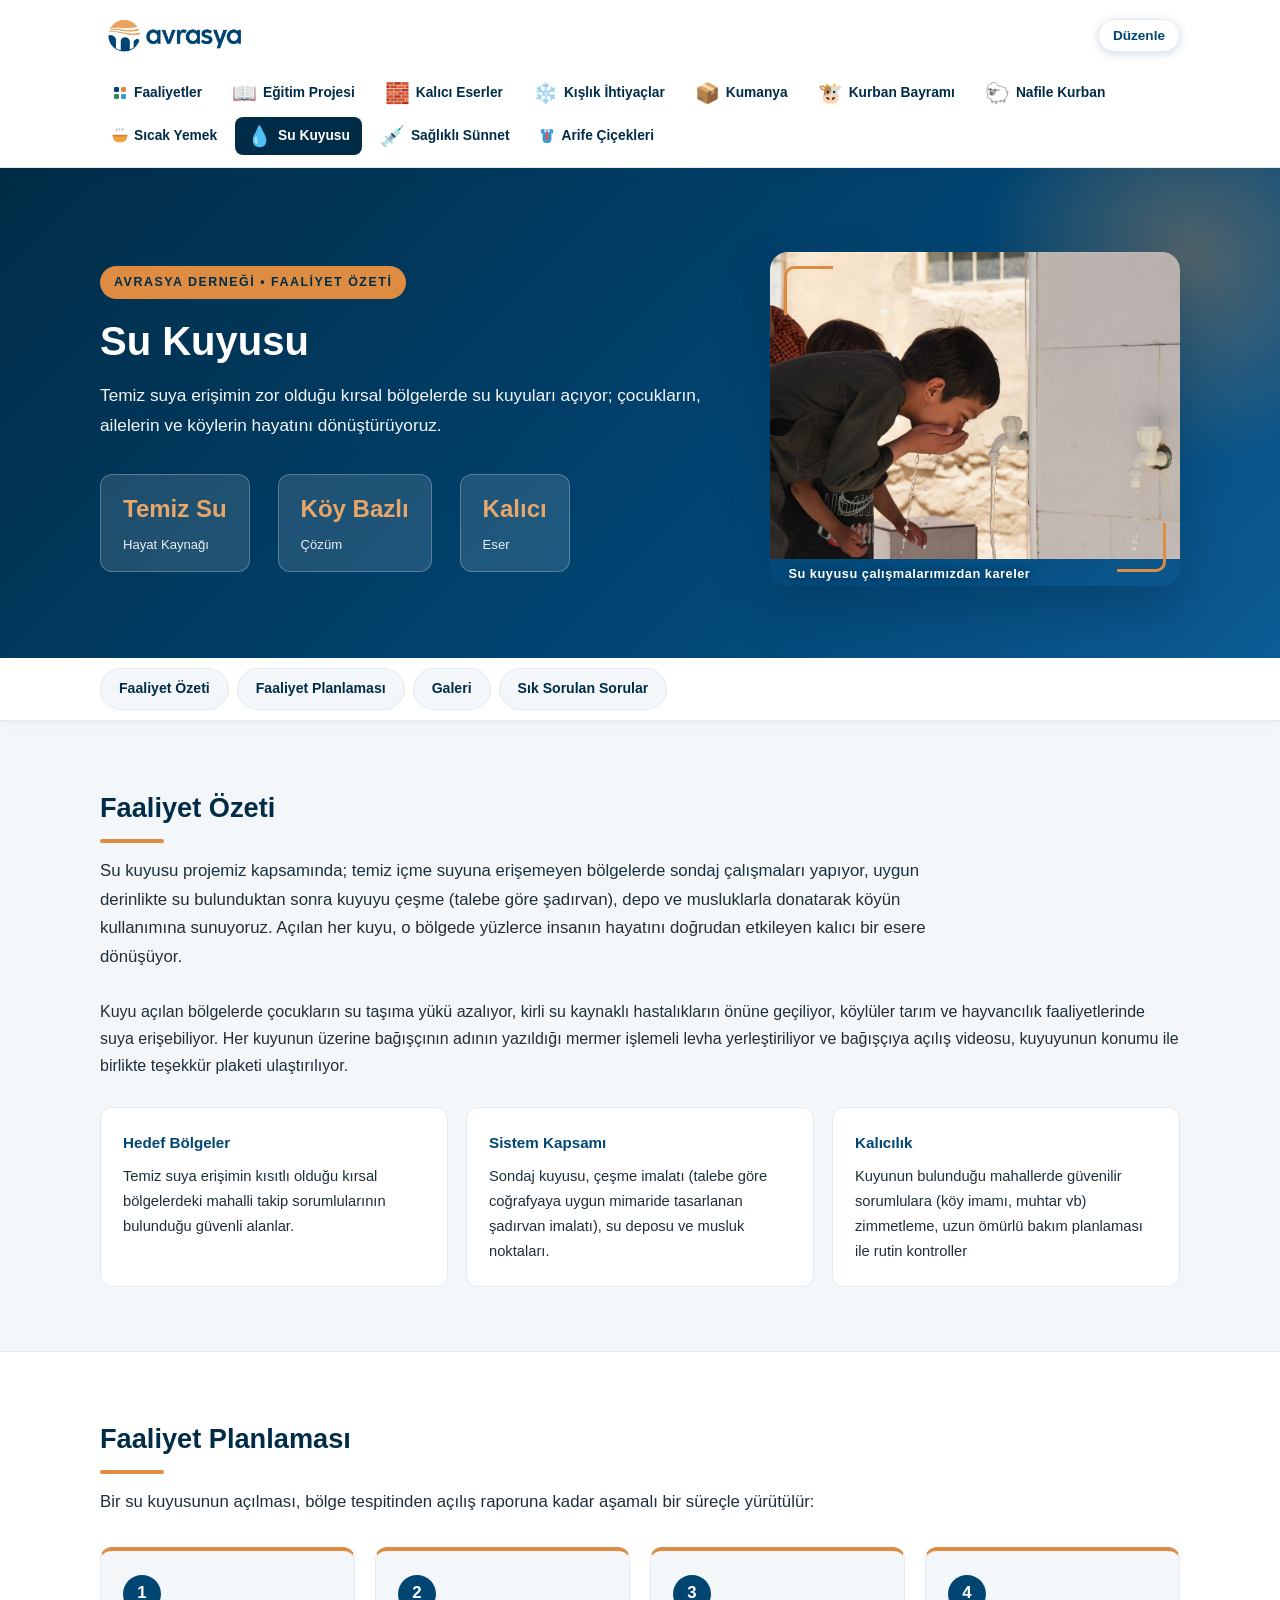
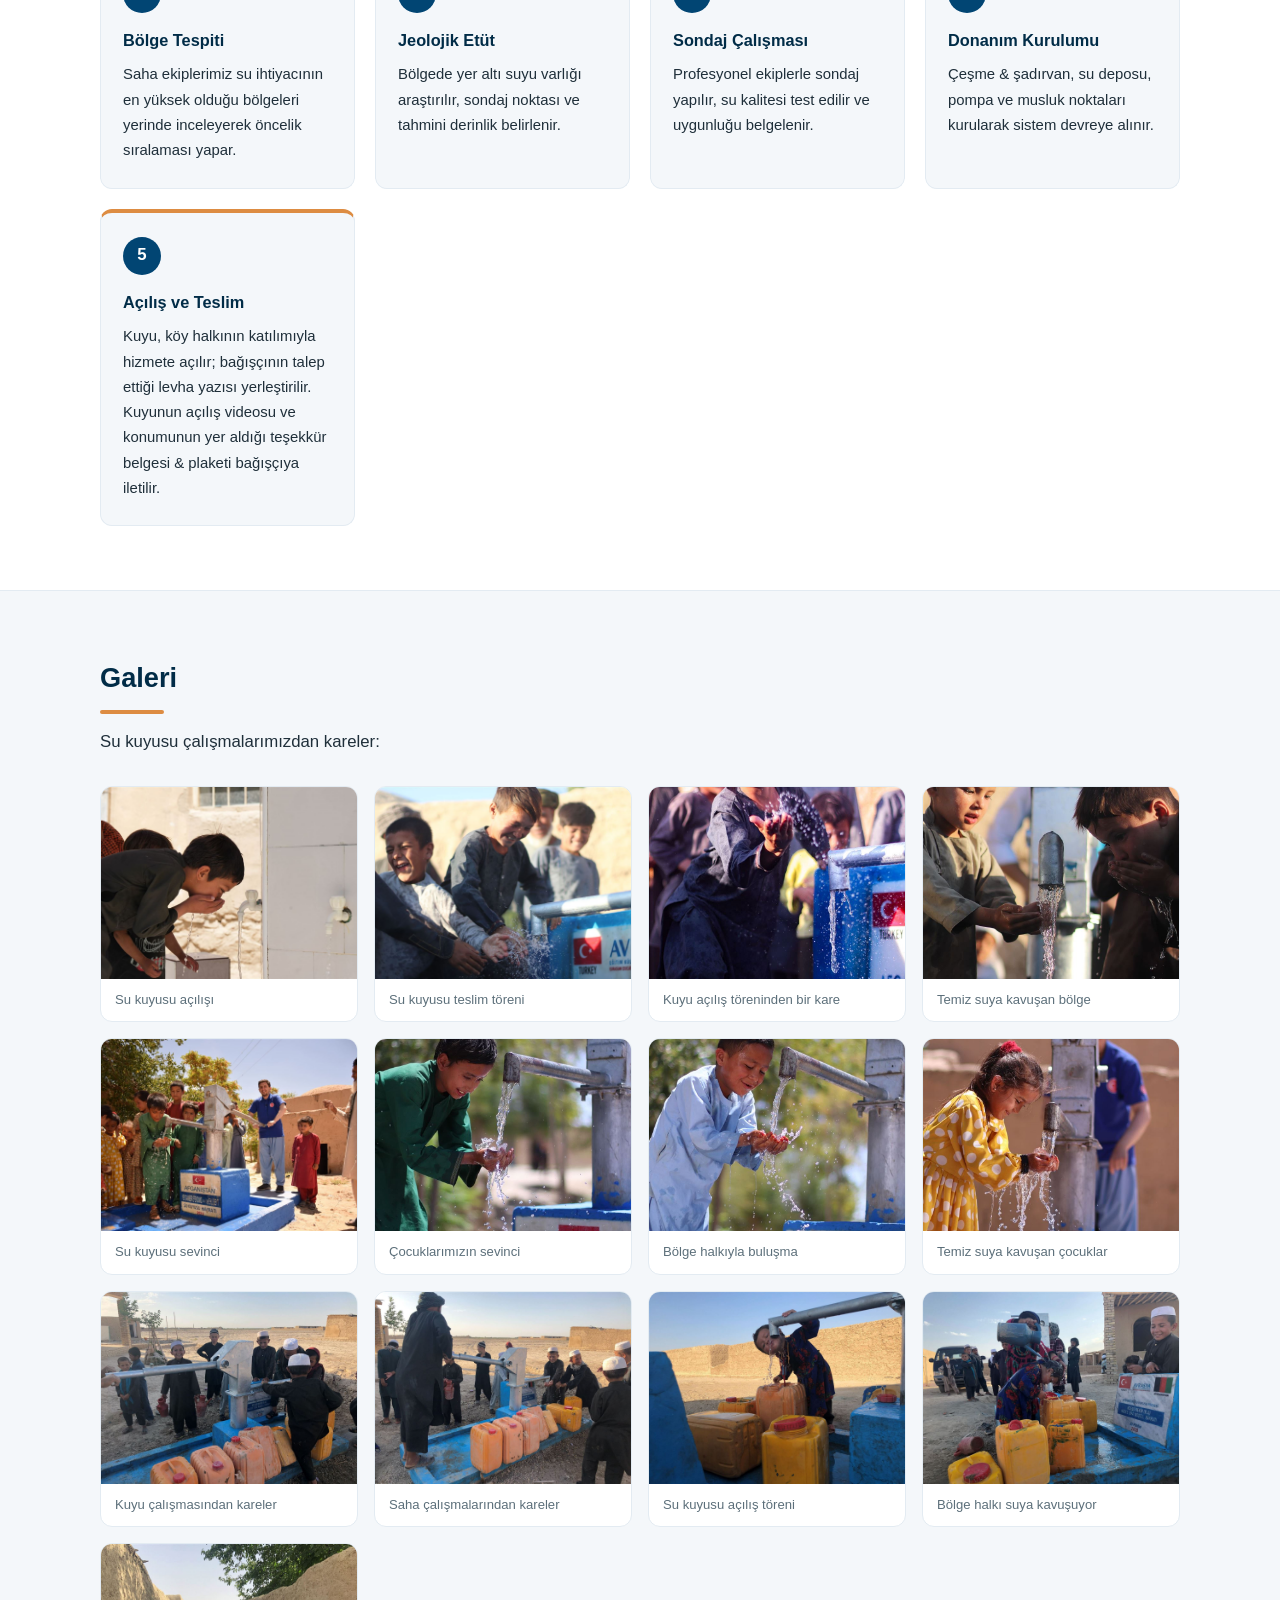
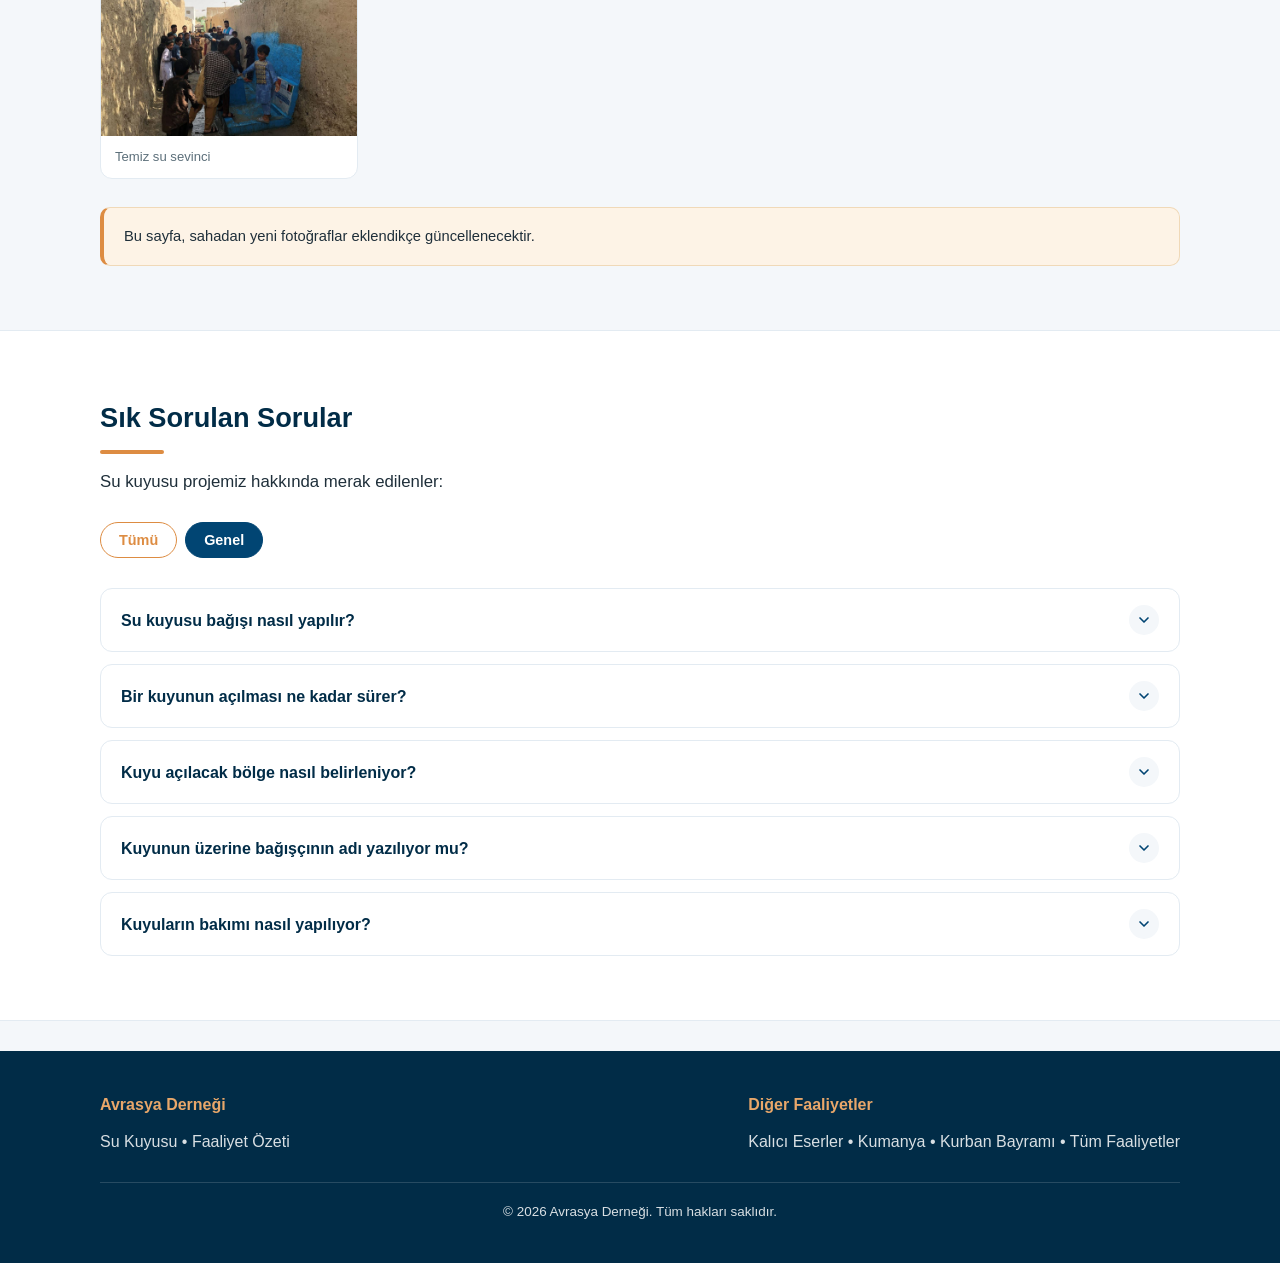
<file: su-kuyusu.html>
<!DOCTYPE html>
<html lang="tr">
<head>
  <meta charset="UTF-8">
  <meta name="viewport" content="width=device-width, initial-scale=1.0">
  <title>Su Kuyusu – Avrasya Derneği</title>
  <link rel="stylesheet" href="style.css">
  <link rel="stylesheet" href="lib/fa/css/fontawesome.min.css">
  <link rel="stylesheet" href="lib/fa/css/solid.min.css">
  <link rel="stylesheet" href="lib/fa/css/brands.min.css">
</head>
<body>

  <header class="site-header">
    <div class="header-inner">
      <a class="brand" href="index.html">
        <img src="logo-yatay.png" alt="Avrasya Derneği Logosu" class="brand-logo">
      </a>
      <button class="menu-toggle" type="button" aria-label="Menüyü Aç" aria-expanded="false">
        <span class="menu-bar"></span>
        <span class="menu-bar"></span>
        <span class="menu-bar"></span>
      </button>
      <nav class="main-nav">
        <a href="index.html"><svg class="nav-ikon" viewBox="0 0 24 24" width="16" height="16" aria-hidden="true"><rect x="3" y="3" width="7.5" height="7.5" rx="2" fill="#014573"/><rect x="13.5" y="3" width="7.5" height="7.5" rx="2" fill="#dd8c42"/><rect x="3" y="13.5" width="7.5" height="7.5" rx="2" fill="#2e8b57"/><rect x="13.5" y="13.5" width="7.5" height="7.5" rx="2" fill="#3b9cd9"/></svg>Faaliyetler</a>
        <a href="egitim-projesi.html"><svg class="nav-ikon" viewBox="0 0 24 24" width="16" height="16" aria-hidden="true"><path d="M22 9.5 12 4.5 2 9.5l10 5 10-5z" fill="#3b9cd9"/><path d="M6.5 11.9v3.9c0 1.7 2.5 3 5.5 3s5.5-1.3 5.5-3v-3.9L12 14.6l-5.5-2.7z" fill="#014573"/><path d="M21.3 9.5 12 4.9 2.7 9.5" fill="none" stroke="#ffffff" stroke-width="0.8" opacity="0.6"/></svg>Eğitim Projesi</a>
        <a href="kalici-eserler.html"><svg class="nav-ikon" viewBox="0 0 24 24" width="16" height="16" aria-hidden="true"><rect x="3.2" y="11" width="2.4" height="9" rx="1.1" fill="#2e8b57"/><rect x="18.4" y="11" width="2.4" height="9" rx="1.1" fill="#2e8b57"/><path d="M12 3c-3.1 0-5.6 2.5-5.6 5.6 0 .8.2 1.6.6 2.3h10c.4-.7.6-1.5.6-2.3C17.6 5.5 15.1 3 12 3z" fill="#0d5c95"/><path d="M5.7 11h12.6c.5 0 .8.5.6 1L17 21H7L5.1 12c-.2-.5.1-1 .6-1z" fill="#dd8c42"/><path d="M10.4 21v-4.4c0-1 .7-1.7 1.6-1.7s1.6.7 1.6 1.7V21h-3.2z" fill="#b5651d"/><circle cx="15.7" cy="2.9" r="1.1" fill="#f5c542"/></svg>Kalıcı Eserler</a>
        <a href="kislik-ihtiyaclar.html"><svg class="nav-ikon" viewBox="0 0 24 24" width="16" height="16" aria-hidden="true"><line x1="2.5" y1="12" x2="21.5" y2="12" stroke="#3b9cd9" stroke-width="2.6" stroke-linecap="round"/><line x1="12" y1="2.5" x2="12" y2="21.5" stroke="#3b9cd9" stroke-width="2.6" stroke-linecap="round"/><path d="M20 16.5l-4-4.5 4-4.5" fill="none" stroke="#3b9cd9" stroke-width="2.6" stroke-linecap="round" stroke-linejoin="round"/><path d="M4 7.5l4 4.5-4 4.5" fill="none" stroke="#3b9cd9" stroke-width="2.6" stroke-linecap="round" stroke-linejoin="round"/><path d="M16 4l-4 4-4-4" fill="none" stroke="#3b9cd9" stroke-width="2.6" stroke-linecap="round" stroke-linejoin="round"/><path d="M8 20l4-4 4 4" fill="none" stroke="#3b9cd9" stroke-width="2.6" stroke-linecap="round" stroke-linejoin="round"/></svg>Kışlık İhtiyaçlar</a>
        <a href="kumanya.html"><svg class="nav-ikon" viewBox="0 0 24 24" width="16" height="16" aria-hidden="true"><rect x="3.5" y="8" width="17" height="12" rx="2" fill="#c98a4b"/><rect x="3.5" y="7.6" width="17" height="2.8" rx="1" fill="#e0a568"/><rect x="10.4" y="8" width="3.2" height="12" fill="#f5e6c8"/></svg>Kumanya</a>
        <a href="kurban-bayrami.html"><svg class="nav-ikon" viewBox="0 0 24 24" width="16" height="16" aria-hidden="true"><path d="M5 14.4c-.9 0-1.7.8-1.7 1.7 0 .8.5 1.4 1.2 1.7.6 1.2 1.8 2 3.2 2h6c1.9 0 3.4-1.5 3.4-3.4 0-.5-.1-1-.3-1.4.9-.3 1.5-1.1 1.5-2.1 0-1.2-1-2.2-2.2-2.2-.3 0-.7.1-1 .2-.6-1.6-2.1-2.7-3.9-2.7-2.2 0-4 1.6-4.3 3.7-.3-.1-.7-.1-1-.1-1.2 0-2.2 1-2.2 2.2 0 .3.1.6.2.8z" fill="#fafafa" stroke="#8c939b" stroke-width="1"/><circle cx="17.3" cy="11.9" r="2.9" fill="#8c939b"/><circle cx="18.6" cy="11.1" r="0.55" fill="#ffffff"/><path d="M17.6 9.2l1.3-1.7" stroke="#8c939b" stroke-width="1.2" stroke-linecap="round"/><rect x="6.2" y="19.2" width="1.4" height="2.3" rx="0.7" fill="#8c939b"/><rect x="9.6" y="19.2" width="1.4" height="2.3" rx="0.7" fill="#8c939b"/><rect x="13.4" y="19.2" width="1.4" height="2.3" rx="0.7" fill="#8c939b"/></svg>Kurban Bayramı</a>
        <a href="nafile-kurban.html"><svg class="nav-ikon" viewBox="0 0 24 24" width="16" height="16" aria-hidden="true"><path d="M20.84 4.61a5.5 5.5 0 0 0-7.78 0L12 5.67l-1.06-1.06a5.5 5.5 0 0 0-7.78 7.78l1.06 1.06L12 21.23l7.78-7.78 1.06-1.06a5.5 5.5 0 0 0 0-7.78z" fill="#e2574c"/><circle cx="9.2" cy="8.8" r="1.3" fill="#f7a89f" opacity="0.7"/></svg>Nafile Kurban</a>
        <a href="sicak-yemek.html"><svg class="nav-ikon" viewBox="0 0 24 24" width="16" height="16" aria-hidden="true"><g transform="translate(12 12) scale(1.08 1.15) translate(-12 -12)"><path d="M2.5 12h19v1.5a6.5 6.5 0 0 1-6.5 6.5H9a6.5 6.5 0 0 1-6.5-6.5V12z" fill="#f2a03d"/><path d="M2.5 11.5h19" stroke="#d97f2b" stroke-width="2.2" stroke-linecap="round"/><path d="M8 2.5c0 1-.9 1.4-.9 2.5" stroke="#b0bec5" stroke-width="1.8" stroke-linecap="round" fill="none"/><path d="M12 1.8c0 1-.9 1.4-.9 2.5" stroke="#b0bec5" stroke-width="1.8" stroke-linecap="round" fill="none"/><path d="M16 2.5c0 1-.9 1.4-.9 2.5" stroke="#b0bec5" stroke-width="1.8" stroke-linecap="round" fill="none"/></g></svg>Sıcak Yemek</a>
        <a href="su-kuyusu.html" class="aktif"><svg class="nav-ikon" viewBox="0 0 24 24" width="16" height="16" aria-hidden="true"><path d="M12 2.5 17.8 8.3a8.2 8.2 0 1 1-11.6 0L12 2.5z" fill="#3b9cd9"/><circle cx="9.5" cy="14" r="1.7" fill="#cfeafd" opacity="0.85"/></svg>Su Kuyusu</a>
        <a href="saglikli-sunnet.html"><svg class="nav-ikon" viewBox="0 0 24 24" width="16" height="16" aria-hidden="true"><circle cx="12" cy="12" r="9" fill="#fafafa" stroke="#e2574c" stroke-width="1.4"/><path d="M12 8v8M8 12h8" stroke="#e2574c" stroke-width="2.4" stroke-linecap="round"/></svg>Sağlıklı Sünnet</a>
        <a href="arife-cicekleri.html"><svg class="nav-ikon" viewBox="0 0 24 24" width="16" height="16" aria-hidden="true"><g transform="translate(12 12) scale(1.12) translate(-12 -12)"><path d="M12 3.4c-2.1 0-3.9-.6-5.2-1.2L3.4 4.1l.9 4.9 1.9-.7V17.4C6.2 19.6 7.9 21.3 10.1 21.3H13.9C16.1 21.3 17.8 19.6 17.8 17.4V8.3L19.7 9l.9-4.9L17.2 2.2C15.9 2.8 14.1 3.4 12 3.4z" fill="#3b9cd9"/><path d="M6.8 2.2 12 3.4l5.2-1.2" stroke="#ffffff" stroke-width="1.1" stroke-linecap="round" opacity="0.5" fill="none"/><path d="M6.4 11.9h11.2M6.4 15h11.2" stroke="#0d5c95" stroke-width="1.1" stroke-linecap="round" opacity="0.35"/><path d="M12 6.4 9.6 2.9c-.8.7-1.4 1.6-1.8 2.7l3 2.1z" fill="#eaf4fb"/><path d="M12 6.4 14.4 2.9c.8.7 1.4 1.6 1.8 2.7l-3 2.1z" fill="#eaf4fb"/><rect x="10.5" y="5.8" width="3" height="1.5" rx="0.6" fill="#e2574c"/><path d="M10.8 7.4h2.4l1 9.4c-.5.4-1.1.6-1.7.6h-1c-.6 0-1.2-.2-1.7-.6l1-9.4z" fill="#e2574c"/></g></svg>Arife Çiçekleri</a>
      </nav>
    </div>
  </header>

  <section class="hero" style="--hero-bg: url('medya/su-kuyusu/DSC02079.JPG');">
    <div class="container hero-flex">
      <div class="hero-metin">
        <span class="hero-eyebrow">Avrasya Derneği • Faaliyet Özeti</span>
        <h1>Su Kuyusu</h1>
        <p class="hero-text">
          Temiz suya erişimin zor olduğu kırsal bölgelerde su kuyuları açıyor; çocukların,
          ailelerin ve köylerin hayatını dönüştürüyoruz.
        </p>
        <div class="hero-metre">
          <div class="metre">
            <strong>Temiz Su</strong>
            <span>Hayat Kaynağı</span>
          </div>
          <div class="metre">
            <strong>Köy Bazlı</strong>
            <span>Çözüm</span>
          </div>
          <div class="metre">
            <strong>Kalıcı</strong>
            <span>Eser</span>
          </div>
        </div>
      </div>
      <div class="hero-img">
        <img src="medya/su-kuyusu/DSC02079.JPG" alt="Su kuyusu çalışması">
        <span class="hero-img-kutu">Su kuyusu çalışmalarımızdan kareler</span>
      </div>
    </div>
  </section>

    <nav class="sekme-bar" aria-label="Sayfa içi gezinme">
    <div class="container sekme-ic">
      <a href="#ozet">Faaliyet Özeti</a>
      <a href="#planlama">Faaliyet Planlaması</a>
      <a href="#galeri">Galeri</a>
      <a href="#sss">Sık Sorulan Sorular</a>
    </div>
  </nav>

  <section class="section" id="ozet">

    <div class="container">
      <h2>Faaliyet Özeti</h2>
      <p class="giris">
        Su kuyusu projemiz kapsamında; temiz içme suyuna erişemeyen bölgelerde sondaj
        çalışmaları yapıyor, uygun derinlikte su bulunduktan sonra kuyuyu çeşme (talebe göre şadırvan), depo ve musluklarla donatarak köyün kullanımına sunuyoruz. Açılan her
        kuyu, o bölgede yüzlerce insanın hayatını doğrudan etkileyen kalıcı bir esere dönüşüyor.
      </p>
      <p>
        Kuyu açılan bölgelerde çocukların su taşıma yükü azalıyor, kirli su kaynaklı
        hastalıkların önüne geçiliyor, köylüler tarım ve hayvancılık faaliyetlerinde
        suya erişebiliyor. Her kuyunun üzerine bağışçının adının yazıldığı mermer işlemeli levha yerleştiriliyor ve bağışçıya açılış videosu, kuyuyunun konumu ile birlikte teşekkür plaketi ulaştırılıyor.
      </p>
      <div class="info-grid">
        <div class="info-kutu">
          <h4>Hedef Bölgeler</h4>
          <p>Temiz suya erişimin kısıtlı olduğu kırsal bölgelerdeki mahalli takip sorumlularının bulunduğu güvenli alanlar.</p>
        </div>
        <div class="info-kutu">
          <h4>Sistem Kapsamı</h4>
          <p>Sondaj kuyusu, çeşme imalatı (talebe göre coğrafyaya uygun mimaride tasarlanan şadırvan imalatı), su deposu ve musluk noktaları.</p>
        </div>
        <div class="info-kutu">
          <h4>Kalıcılık</h4>
          <p>Kuyunun bulunduğu mahallerde güvenilir sorumlulara (köy imamı, muhtar vb) zimmetleme, uzun ömürlü bakım planlaması ile rutin kontroller</p>
        </div>
      </div>
    </div>
  </section>

  <section class="section section-alt" id="planlama">
    <div class="container">
      <h2>Faaliyet Planlaması</h2>
      <p class="giris">
        Bir su kuyusunun açılması, bölge tespitinden açılış raporuna kadar aşamalı bir
        süreçle yürütülür:
      </p>
      <div class="steps">
        <div class="step">
          <span class="step-num">1</span>
          <h3>Bölge Tespiti</h3>
          <p>Saha ekiplerimiz su ihtiyacının en yüksek olduğu bölgeleri yerinde inceleyerek öncelik sıralaması yapar.</p>
        </div>
        <div class="step">
          <span class="step-num">2</span>
          <h3>Jeolojik Etüt</h3>
          <p>Bölgede yer altı suyu varlığı araştırılır, sondaj noktası ve tahmini derinlik belirlenir.</p>
        </div>
        <div class="step">
          <span class="step-num">3</span>
          <h3>Sondaj Çalışması</h3>
          <p>Profesyonel ekiplerle sondaj yapılır, su kalitesi test edilir ve uygunluğu belgelenir.</p>
        </div>
        <div class="step">
          <span class="step-num">4</span>
          <h3>Donanım Kurulumu</h3>
          <p>Çeşme &amp; şadırvan, su deposu, pompa ve musluk noktaları kurularak sistem devreye alınır.</p>
        </div>
        <div class="step">
          <span class="step-num">5</span>
          <h3>Açılış ve Teslim</h3>
          <p>Kuyu, köy halkının katılımıyla hizmete açılır; bağışçının talep ettiği levha yazısı yerleştirilir. Kuyunun açılış videosu ve konumunun yer aldığı teşekkür belgesi &amp; plaketi bağışçıya iletilir.</p>
        </div>
      </div>
    </div>
  </section>

  <section class="section" id="galeri">

    <div class="container">
      <h2>Galeri</h2>
      <p class="giris">Su kuyusu çalışmalarımızdan kareler:</p>
      <div class="gallery">
        <figure>
          <img src="medya/su-kuyusu/DSC02079.JPG" alt="Su kuyusu çalışması">
          <figcaption>Su kuyusu açılışı</figcaption>
        </figure>
        <figure>
          <img src="medya/su-kuyusu/IMG_4797.JPG" alt="Su kuyusu çalışması">
          <figcaption>Su kuyusu teslim töreni</figcaption>
        </figure>
        <figure>
          <img src="medya/su-kuyusu/IMG_4803.JPG" alt="Su kuyusu çalışması">
          <figcaption>Kuyu açılış töreninden bir kare</figcaption>
        </figure>
        <figure>
          <img src="medya/su-kuyusu/IMG_4878.JPG" alt="Su kuyusu çalışması">
          <figcaption>Temiz suya kavuşan bölge</figcaption>
        </figure>
        <figure>
          <img src="medya/su-kuyusu/çocuk 2.JPG" alt="Su kuyusu çalışması">
          <figcaption>Su kuyusu sevinci</figcaption>
        </figure>
        <figure>
          <img src="medya/su-kuyusu/çocuk 3 (51).JPG" alt="Su kuyusu çalışması">
          <figcaption>Çocuklarımızın sevinci</figcaption>
        </figure>
        <figure>
          <img src="medya/su-kuyusu/çocuk 4 (22).JPG" alt="Su kuyusu çalışması">
          <figcaption>Bölge halkıyla buluşma</figcaption>
        </figure>
        <figure>
          <img src="medya/su-kuyusu/kız çocuğu 2 (81).JPG" alt="Su kuyusu çalışması">
          <figcaption>Temiz suya kavuşan çocuklar</figcaption>
        </figure>
        <figure>
          <img src="medya/su-kuyusu/IMG_0714.JPG" alt="Su kuyusu çalışması">
          <figcaption>Kuyu çalışmasından kareler</figcaption>
        </figure>
        <figure>
          <img src="medya/su-kuyusu/IMG_0715.JPG" alt="Su kuyusu çalışması">
          <figcaption>Saha çalışmalarından kareler</figcaption>
        </figure>
        <figure>
          <img src="medya/su-kuyusu/IMG_0720.JPG" alt="Su kuyusu çalışması">
          <figcaption>Su kuyusu açılış töreni</figcaption>
        </figure>
        <figure>
          <img src="medya/su-kuyusu/IMG_0739.JPG" alt="Su kuyusu çalışması">
          <figcaption>Bölge halkı suya kavuşuyor</figcaption>
        </figure>
        <figure>
          <img src="medya/su-kuyusu/IMG_1049.JPG" alt="Su kuyusu çalışması">
          <figcaption>Temiz su sevinci</figcaption>
        </figure>
      </div>
      <p class="not">
        Bu sayfa, sahadan yeni fotoğraflar eklendikçe güncellenecektir.
      </p>
    </div>
  </section>

  <section class="section section-alt sss" id="sss">
    <div class="container">
      <h2>Sık Sorulan Sorular</h2>
      <p class="giris">Su kuyusu projemiz hakkında merak edilenler:</p>
      <div class="sss-tablar">
        <button type="button" class="sss-tab aktif" data-tab-ad="Genel">Genel</button>
      </div>
      <div class="sss-liste" data-tab-ad="Genel">
        <div class="sss-item">
          <div class="sss-soru">
            <span class="sss-metin">Su kuyusu bağışı nasıl yapılır?</span>
            <button class="sss-ac" type="button" aria-label="Yanıtı aç" title="Yanıtı aç"><svg width="16" height="16" viewBox="0 0 24 24" fill="none" stroke="currentColor" stroke-width="2.5" stroke-linecap="round" stroke-linejoin="round" aria-hidden="true"><path d="m6 9 6 6 6-6"></path></svg></button>
          </div>
          <div class="sss-cevap">
            <p>Derneğimizin su kuyusu kampanyaları üzerinden bağış yapabilir; kuyunuz bölge tespiti, sondaj ve kurulum sürecinin ardından hizmete açılır.</p>
          </div>
        </div>
        <div class="sss-item">
          <div class="sss-soru">
            <span class="sss-metin">Bir kuyunun açılması ne kadar sürer?</span>
            <button class="sss-ac" type="button" aria-label="Yanıtı aç" title="Yanıtı aç"><svg width="16" height="16" viewBox="0 0 24 24" fill="none" stroke="currentColor" stroke-width="2.5" stroke-linecap="round" stroke-linejoin="round" aria-hidden="true"><path d="m6 9 6 6 6-6"></path></svg></button>
          </div>
          <div class="sss-cevap">
            <p>Süre, bölgenin jeolojik yapısına göre değişir; sondaj ve kurulum çalışmaları genellikle birkaç hafta içinde tamamlanır.</p>
          </div>
        </div>
        <div class="sss-item">
          <div class="sss-soru">
            <span class="sss-metin">Kuyu açılacak bölge nasıl belirleniyor?</span>
            <button class="sss-ac" type="button" aria-label="Yanıtı aç" title="Yanıtı aç"><svg width="16" height="16" viewBox="0 0 24 24" fill="none" stroke="currentColor" stroke-width="2.5" stroke-linecap="round" stroke-linejoin="round" aria-hidden="true"><path d="m6 9 6 6 6-6"></path></svg></button>
          </div>
          <div class="sss-cevap">
            <p>Saha ekiplerimiz, temiz suya erişimin en kısıtlı olduğu bölgeleri yerinde inceleyerek öncelik sıralaması yapar.</p>
          </div>
        </div>
        <div class="sss-item">
          <div class="sss-soru">
            <span class="sss-metin">Kuyunun üzerine bağışçının adı yazılıyor mu?</span>
            <button class="sss-ac" type="button" aria-label="Yanıtı aç" title="Yanıtı aç"><svg width="16" height="16" viewBox="0 0 24 24" fill="none" stroke="currentColor" stroke-width="2.5" stroke-linecap="round" stroke-linejoin="round" aria-hidden="true"><path d="m6 9 6 6 6-6"></path></svg></button>
          </div>
          <div class="sss-cevap">
            <p>Evet. Her kuyuya bağışçının adının yer aldığı bir plaket yerleştirilir ve bağışçıya açılış raporu sunulur.</p>
          </div>
        </div>
        <div class="sss-item">
          <div class="sss-soru">
            <span class="sss-metin">Kuyuların bakımı nasıl yapılıyor?</span>
            <button class="sss-ac" type="button" aria-label="Yanıtı aç" title="Yanıtı aç"><svg width="16" height="16" viewBox="0 0 24 24" fill="none" stroke="currentColor" stroke-width="2.5" stroke-linecap="round" stroke-linejoin="round" aria-hidden="true"><path d="m6 9 6 6 6-6"></path></svg></button>
          </div>
          <div class="sss-cevap">
            <p>Kuyularımız, derneğimizin bakım planı kapsamında düzenli olarak kontrol edilir ve ihtiyaç halinde onarılır.</p>
          </div>
        </div>
      </div>
    </div>
  </section>
  <footer class="site-footer">
    <div class="container">
      <div class="footer-inner">
        <div>
          <h4>Avrasya Derneği</h4>
          <p>Su Kuyusu • Faaliyet Özeti</p>
        </div>
        <div>
          <h4>Diğer Faaliyetler</h4>
          <p>
            <a href="kalici-eserler.html">Kalıcı Eserler</a> •
            <a href="kumanya.html">Kumanya</a> •
            <a href="kurban-bayrami.html">Kurban Bayramı</a> •
            <a href="index.html">Tüm Faaliyetler</a>
          </p>
        </div>
      </div>
      <p class="footer-alt">© 2026 Avrasya Derneği. Tüm hakları saklıdır.</p>
    </div>
  </footer>

  <script src="menu.js"></script>
  <script src="duzenle.js"></script>
  <script src="faq.js"></script>
  <script src="iconlar.js"></script>
  <script src="emojiler.js"></script>
  <script src="ikon-secici.js"></script>
</body>
</html>
</file>
<file: style.css>
:root {
  --mavi-koyu: #012c47;
  --mavi: #014573;
  --mavi-acik: #0d5c95;
  --turuncu: #dd8c42;
  --turuncu-acik: #e8a76a;
  --metin: #1f2f3a;
  --zemin: #f4f7fa;
  --beyaz: #ffffff;
  --gri-acik: #e3ebf2;
}

* {
  margin: 0;
  padding: 0;
  box-sizing: border-box;
}

html {
  scroll-behavior: smooth;
}

body {
  font-family: "Segoe UI", "Helvetica Neue", Arial, sans-serif;
  color: var(--metin);
  background: var(--zemin);
  line-height: 1.7;
}

img {
  max-width: 100%;
  display: block;
}

.container {
  max-width: 1120px;
  margin: 0 auto;
  padding: 0 20px;
}

/* ---------- ÜST MENÜ ---------- */
.site-header {
  position: sticky;
  top: 0;
  z-index: 100;
  background: var(--beyaz);
  border-bottom: 1px solid var(--gri-acik);
  box-shadow: 0 2px 10px rgba(1, 69, 115, 0.06);
}

.header-inner {
  max-width: 1120px;
  margin: 0 auto;
  padding: 12px 20px;
  display: flex;
  align-items: center;
  justify-content: space-between;
  gap: 16px;
  flex-wrap: wrap;
}

.brand-logo {
  height: 46px;
  width: auto;
}

.main-nav {
  display: flex;
  gap: 6px;
  flex-wrap: wrap;
}

.main-nav a {
  display: inline-flex;
  align-items: center;
  gap: 6px;
  color: var(--mavi-koyu);
  text-decoration: none;
  font-size: 0.86rem;
  font-weight: 600;
  padding: 7px 12px;
  border-radius: 8px;
  transition: background 0.2s, color 0.2s;
}

.main-nav a .nav-ikon {
  width: 16px;
  height: 16px;
  flex-shrink: 0;
}

.main-nav a .nav-fa {
  width: auto;
  height: auto;
  font-size: 20px;
  line-height: 1;
}

.main-nav a .nav-emoji {
  width: auto;
  height: auto;
  font-size: 20px;
  line-height: 1;
}

.main-nav a:hover,
.main-nav a.aktif {
  background: var(--mavi-koyu);
  color: var(--beyaz);
}

.menu-toggle {
  display: none;
  background: var(--mavi);
  border: none;
  border-radius: 8px;
  padding: 9px 11px;
  cursor: pointer;
  flex-direction: column;
  align-items: center;
  justify-content: center;
  gap: 4px;
}

.menu-toggle .menu-bar {
  display: block;
  width: 22px;
  height: 2px;
  background: var(--beyaz);
  border-radius: 2px;
  transition: transform 0.25s ease, opacity 0.25s ease;
}

.menu-toggle.acik .menu-bar:nth-child(1) {
  transform: translateY(6px) rotate(45deg);
}

.menu-toggle.acik .menu-bar:nth-child(2) {
  opacity: 0;
}

.menu-toggle.acik .menu-bar:nth-child(3) {
  transform: translateY(-6px) rotate(-45deg);
}

/* ---------- HERO ---------- */
.hero {
  background: linear-gradient(135deg, var(--mavi-koyu) 0%, var(--mavi) 60%, var(--mavi-acik) 100%);
  color: var(--beyaz);
  padding: 84px 0 72px;
  position: relative;
  overflow: hidden;
}

.hero::after {
  content: "";
  position: absolute;
  right: -120px;
  top: -120px;
  width: 420px;
  height: 420px;
  border-radius: 50%;
  background: radial-gradient(circle, rgba(221, 140, 66, 0.35) 0%, rgba(221, 140, 66, 0) 70%);
}

.hero-eyebrow {
  display: inline-block;
  background: var(--turuncu);
  color: var(--mavi-koyu);
  font-weight: 700;
  font-size: 0.78rem;
  letter-spacing: 0.12em;
  text-transform: uppercase;
  padding: 6px 14px;
  border-radius: 30px;
  margin-bottom: 18px;
}

.hero h1 {
  font-size: 2.5rem;
  line-height: 1.2;
  margin-bottom: 16px;
  max-width: 760px;
}

.hero-text {
  font-size: 1.08rem;
  max-width: 720px;
  opacity: 0.95;
}

.hero-metre {
  display: flex;
  gap: 28px;
  margin-top: 34px;
  flex-wrap: wrap;
}

.hero-metre .metre {
  background: rgba(255, 255, 255, 0.12);
  border: 1px solid rgba(255, 255, 255, 0.25);
  border-radius: 12px;
  padding: 14px 22px;
  backdrop-filter: blur(4px);
}

.hero-metre .metre strong {
  display: block;
  font-size: 1.5rem;
  color: var(--turuncu-acik);
}

.hero-metre .metre span {
  font-size: 0.82rem;
  opacity: 0.9;
}

/* ---------- HERO: GÖRSEL KUTUSU ---------- */
.hero .container {
  position: relative;
  z-index: 1;
}

.hero-flex {
  display: grid;
  grid-template-columns: 1.2fr 0.8fr;
  gap: 56px;
  align-items: center;
}

.hero-metin {
  min-width: 0;
}

.hero-img {
  position: relative;
  border-radius: 18px;
  overflow: hidden;
  background: transparent;
  box-shadow: 0 24px 48px rgba(1, 44, 71, 0.35);
}

.hero-img img {
  width: 100%;
  aspect-ratio: 4 / 3;
  object-fit: cover;
}

.hero-img::before {
  content: "";
  position: absolute;
  top: 14px;
  left: 14px;
  width: 46px;
  height: 46px;
  border-top: 3px solid var(--turuncu);
  border-left: 3px solid var(--turuncu);
  border-top-left-radius: 10px;
  z-index: 2;
}

.hero-img::after {
  content: "";
  position: absolute;
  right: 14px;
  bottom: 14px;
  width: 46px;
  height: 46px;
  border-right: 3px solid var(--turuncu);
  border-bottom: 3px solid var(--turuncu);
  border-bottom-right-radius: 10px;
  z-index: 2;
}

.hero-img-kutu {
  position: absolute;
  left: 0;
  right: 0;
  bottom: 0;
  padding: 28px 18px 12px;
  background: transparent;
  color: var(--beyaz);
  font-size: 0.8rem;
  font-weight: 600;
  letter-spacing: 0.04em;
  text-shadow: 0 1px 8px rgba(1, 44, 71, 0.9);
  z-index: 1;
}

/* ---------- SAYFA İÇİ SEKME ÇUBUĞU ---------- */
section {
  scroll-margin-top: 110px;
}

.sekme-bar {
  background: var(--beyaz);
  border-bottom: 1px solid var(--gri-acik);
  box-shadow: 0 2px 10px rgba(1, 69, 115, 0.06);
}

.sekme-ic {
  display: flex;
  gap: 8px;
  flex-wrap: wrap;
  padding-top: 10px;
  padding-bottom: 10px;
}

.sekme-ic a {
  color: var(--mavi-koyu);
  text-decoration: none;
  font-weight: 600;
  font-size: 0.88rem;
  padding: 8px 18px;
  border-radius: 30px;
  border: 1px solid var(--gri-acik);
  background: var(--zemin);
  transition: background 0.2s, color 0.2s, border-color 0.2s;
}

.sekme-ic a:hover {
  background: var(--mavi);
  color: var(--beyaz);
  border-color: var(--mavi);
}

/* ---------- BÖLÜMLER ---------- */
.section {
  padding: 64px 0;
}

.section-alt {
  background: var(--beyaz);
  border-top: 1px solid var(--gri-acik);
  border-bottom: 1px solid var(--gri-acik);
}

.section h2 {
  font-size: 1.7rem;
  color: var(--mavi-koyu);
  margin-bottom: 14px;
  position: relative;
  padding-bottom: 12px;
}

.section h2::after {
  content: "";
  position: absolute;
  left: 0;
  bottom: 0;
  width: 64px;
  height: 4px;
  border-radius: 4px;
  background: var(--turuncu);
}

.section .giris {
  font-size: 1.05rem;
  margin-bottom: 26px;
  max-width: 860px;
}

.section p + p {
  margin-top: 12px;
}

/* ---------- PLANLAMA ADIMLARI ---------- */
.steps {
  display: grid;
  grid-template-columns: repeat(auto-fit, minmax(250px, 1fr));
  gap: 20px;
  margin-top: 30px;
}

.step {
  background: var(--zemin);
  border: 1px solid var(--gri-acik);
  border-top: 4px solid var(--turuncu);
  border-radius: 12px;
  padding: 24px 22px;
  transition: transform 0.2s, box-shadow 0.2s;
}

.step:hover {
  transform: translateY(-4px);
  box-shadow: 0 10px 24px rgba(1, 69, 115, 0.12);
}

.step-num {
  display: inline-flex;
  align-items: center;
  justify-content: center;
  width: 38px;
  height: 38px;
  border-radius: 50%;
  background: var(--mavi);
  color: var(--beyaz);
  font-weight: 700;
  font-size: 1.05rem;
  margin-bottom: 14px;
}

.step h3 {
  font-size: 1.02rem;
  color: var(--mavi-koyu);
  margin-bottom: 8px;
}

.step p {
  font-size: 0.93rem;
}

.step-tasi,
.step-sil {
  position: absolute;
  top: 10px;
  width: 30px;
  height: 30px;
  border: none;
  border-radius: 50%;
  color: var(--beyaz);
  cursor: pointer;
  display: flex;
  align-items: center;
  justify-content: center;
  padding: 0;
  opacity: 0;
  transform: scale(0.85);
  transition: opacity 0.2s, transform 0.2s, background 0.2s;
  z-index: 6;
}

.step-tasi {
  right: 46px;
  background: var(--mavi);
  cursor: grab;
}

.step-tasi:active {
  cursor: grabbing;
}

.step-sil {
  right: 10px;
  background: rgba(179, 58, 58, 0.9);
  box-shadow: 0 3px 10px rgba(1, 44, 71, 0.4);
}

.step:hover .step-tasi,
.step:hover .step-sil,
.step-tasi:hover,
.step-sil:hover {
  opacity: 1;
  transform: scale(1);
}

.step-sil:hover {
  background: #a33a3a;
}

.step.surukleniyor {
  opacity: 0.35;
}

.step.birakma-noktasi {
  outline: 2px dashed var(--mavi);
  outline-offset: 3px;
}

.step-ekle {
  border: 2px dashed #b9c9d6;
  border-radius: 12px;
  background: transparent;
  color: var(--mavi);
  font-weight: 700;
  font-size: 0.95rem;
  cursor: pointer;
  min-height: 150px;
  display: flex;
  align-items: center;
  justify-content: center;
  gap: 8px;
  transition: border-color 0.2s, background 0.2s;
}

.step-ekle:hover {
  border-color: var(--turuncu);
  background: rgba(221, 140, 66, 0.07);
}

@media (max-width: 820px) {
  .step-tasi,
  .step-sil {
    opacity: 1;
    transform: scale(1);
  }
}

/* ---------- ETKİ / ÖZET KUTULARI ---------- */
.info-grid {
  display: grid;
  grid-template-columns: repeat(auto-fit, minmax(240px, 1fr));
  gap: 18px;
  margin-top: 28px;
}

.info-kutu {
  background: var(--beyaz);
  border: 1px solid var(--gri-acik);
  border-radius: 12px;
  padding: 22px;
}

.info-kutu h4 {
  color: var(--mavi);
  font-size: 0.95rem;
  margin-bottom: 8px;
}

.info-kutu p {
  font-size: 0.92rem;
}

/* ---------- GALERİ ---------- */
.gallery {
  display: grid;
  grid-template-columns: repeat(auto-fill, minmax(230px, 1fr));
  gap: 16px;
  margin-top: 30px;
}

.gallery figure {
  margin: 0;
  background: var(--beyaz);
  border: 1px solid var(--gri-acik);
  border-radius: 12px;
  overflow: hidden;
  transition: transform 0.2s, box-shadow 0.2s;
}

.gallery figure:hover {
  transform: translateY(-4px);
  box-shadow: 0 10px 24px rgba(1, 69, 115, 0.14);
}

.gallery img {
  width: 100%;
  aspect-ratio: 4 / 3;
  object-fit: cover;
  transition: transform 0.3s;
}

.gallery figure:hover img {
  transform: scale(1.04);
}

.gallery figcaption {
  font-size: 0.82rem;
  color: #5c6f7a;
  padding: 10px 14px;
}

/* ---------- FİKSTÜR NOTU ---------- */
.not {
  background: #fdf3e6;
  border: 1px solid #f0d9b8;
  border-left: 4px solid var(--turuncu);
  border-radius: 10px;
  padding: 16px 20px;
  font-size: 0.92rem;
  margin-top: 28px;
}

/* ---------- ALT BİLGİ ---------- */
.site-footer {
  background: var(--mavi-koyu);
  color: rgba(255, 255, 255, 0.85);
  padding: 40px 0;
  margin-top: 30px;
}

.footer-inner {
  display: flex;
  justify-content: space-between;
  gap: 24px;
  flex-wrap: wrap;
}

.site-footer h4 {
  color: var(--turuncu-acik);
  margin-bottom: 10px;
  font-size: 1rem;
}

.site-footer a {
  color: rgba(255, 255, 255, 0.85);
  text-decoration: none;
}

.site-footer a:hover {
  color: var(--turuncu-acik);
}

.footer-alt {
  margin-top: 26px;
  padding-top: 18px;
  border-top: 1px solid rgba(255, 255, 255, 0.15);
  font-size: 0.84rem;
  text-align: center;
}

/* ---------- ANA SAYFA KARTLARI ---------- */
.kart-grid {
  display: grid;
  grid-template-columns: repeat(auto-fill, minmax(250px, 1fr));
  gap: 20px;
  margin-top: 34px;
}

.kart {
  background: var(--beyaz);
  border: 1px solid var(--gri-acik);
  border-radius: 14px;
  overflow: hidden;
  text-decoration: none;
  color: var(--metin);
  display: flex;
  flex-direction: column;
  transition: transform 0.2s, box-shadow 0.2s, border-color 0.2s;
}

.kart:hover {
  transform: translateY(-5px);
  box-shadow: 0 12px 28px rgba(1, 69, 115, 0.15);
  border-color: var(--mavi);
}

.kart-gorsel {
  height: 150px;
  overflow: hidden;
  background: var(--mavi-acik);
}

.kart-gorsel img {
  width: 100%;
  height: 100%;
  object-fit: cover;
  transition: transform 0.3s;
}

.kart:hover .kart-gorsel img {
  transform: scale(1.06);
}

.kart-gorsel.placeholder {
  background: linear-gradient(135deg, var(--mavi-koyu) 0%, var(--mavi) 70%, var(--mavi-acik) 100%);
  display: flex;
  align-items: center;
  justify-content: center;
  color: rgba(255, 255, 255, 0.85);
  font-size: 0.8rem;
  font-weight: 600;
  letter-spacing: 0.12em;
  text-transform: uppercase;
  text-align: center;
  padding: 0 16px;
}

.kart-ic {
  padding: 20px 22px 22px;
  display: flex;
  flex-direction: column;
  gap: 8px;
  flex: 1;
}

.kart .kart-no {
  font-size: 0.8rem;
  font-weight: 700;
  color: var(--turuncu);
  letter-spacing: 0.1em;
}

.kart h3 {
  color: var(--mavi-koyu);
  font-size: 1.12rem;
}

.kart p {
  font-size: 0.9rem;
  flex: 1;
}

.kart .kart-link {
  font-weight: 700;
  color: var(--mavi);
  font-size: 0.88rem;
}

.kart .kart-link::after {
  content: " ›";
}

/* ---------- İÇERİK DÜZENLEME ---------- */
[contenteditable="true"] {
  outline: none;
  cursor: text;
  border-radius: 4px;
  transition: box-shadow 0.15s ease, background 0.15s ease;
}

[contenteditable="true"]:hover {
  box-shadow: 0 0 0 1px rgba(221, 140, 66, 0.5);
  background: rgba(221, 140, 66, 0.06);
}

[contenteditable="true"]:focus {
  box-shadow: 0 0 0 2px var(--turuncu);
  background: rgba(255, 255, 255, 0.12);
}

.duzen-kopyala {
  position: absolute;
  top: -9px;
  right: -9px;
  width: 26px;
  height: 26px;
  border: none;
  border-radius: 50%;
  background: var(--mavi);
  color: var(--beyaz);
  cursor: pointer;
  padding: 0;
  display: flex;
  align-items: center;
  justify-content: center;
  opacity: 0;
  transform: scale(0.85);
  box-shadow: 0 3px 10px rgba(1, 69, 115, 0.45);
  transition: opacity 0.2s, transform 0.2s, background 0.2s;
  z-index: 5;
}

[contenteditable="true"]:hover .duzen-kopyala,
[contenteditable="true"]:focus .duzen-kopyala,
.duzen-kopyala:hover {
  opacity: 1;
  transform: scale(1);
}

.duzen-kopyala.basarili {
  background: #2e9e5b;
}

.eleman-sil {
  position: absolute;
  top: -9px;
  right: 22px;
  width: 26px;
  height: 26px;
  border: none;
  border-radius: 50%;
  background: #c0392b;
  color: var(--beyaz);
  cursor: pointer;
  padding: 0;
  display: flex;
  align-items: center;
  justify-content: center;
  opacity: 0;
  transform: scale(0.85);
  box-shadow: 0 3px 10px rgba(192, 57, 43, 0.45);
  transition: opacity 0.2s, transform 0.2s, background 0.2s;
  z-index: 5;
}

[contenteditable="true"]:hover .eleman-sil,
[contenteditable="true"]:focus .eleman-sil,
.eleman-sil:hover {
  opacity: 1;
  transform: scale(1);
}

.eleman-sil:hover {
  background: #a93226;
}

@media (max-width: 820px) {
  .duzen-kopyala {
    opacity: 1;
    transform: scale(1);
  }

  .eleman-sil {
    opacity: 1;
    transform: scale(1);
  }
}

/* ---------- SIK SORULAN SORULAR ---------- */
.sss-liste-baslik {
  margin: 30px 0 12px;
  font-size: 1.05rem;
  color: var(--mavi);
  border-bottom: 2px solid var(--gri-acik);
  padding-bottom: 6px;
}

.sss-tablar {
  display: flex;
  flex-wrap: wrap;
  align-items: center;
  gap: 8px;
  margin-top: 26px;
}

.sss-tab {
  position: relative;
  padding: 9px 18px;
  border: 1px solid var(--gri-acik);
  border-radius: 999px;
  background: var(--beyaz);
  color: var(--metin);
  font-weight: 600;
  font-size: 0.9rem;
  cursor: pointer;
  transition: background 0.2s, color 0.2s, border-color 0.2s;
}

.sss-tab:hover {
  border-color: var(--mavi);
  color: var(--mavi);
}

.sss-tab.aktif {
  background: var(--mavi);
  border-color: var(--mavi);
  color: var(--beyaz);
}

.sss-tab.surukleniyor {
  outline: 2px dashed var(--turuncu);
  outline-offset: 2px;
  border-color: var(--turuncu);
  color: var(--turuncu);
}

.sss-tab-tumu {
  border-color: var(--turuncu);
  color: var(--turuncu);
}

.sss-tab-tumu.aktif {
  background: var(--turuncu);
  border-color: var(--turuncu);
  color: var(--beyaz);
}

.sss-tab-sil {
  position: absolute;
  top: -8px;
  right: -8px;
  width: 20px;
  height: 20px;
  border: none;
  border-radius: 50%;
  background: #c0392b;
  color: var(--beyaz);
  cursor: pointer;
  display: flex;
  align-items: center;
  justify-content: center;
  padding: 0;
}

.sss-tab-sil:hover {
  background: #a93226;
}

.sss-tab-ekle {
  padding: 9px 16px;
  border: 2px dashed var(--gri-acik);
  border-radius: 999px;
  background: transparent;
  color: var(--mavi);
  font-weight: 600;
  font-size: 0.9rem;
  cursor: pointer;
  transition: border-color 0.2s, background 0.2s;
}

.sss-tab-ekle:hover {
  border-color: var(--mavi);
  background: var(--zemin);
}

.sss-liste {
  display: grid;
  gap: 12px;
  margin-top: 30px;
}

.sss-liste[hidden] {
  display: none;
}

.sss-item {
  background: var(--beyaz);
  border: 1px solid var(--gri-acik);
  border-radius: 12px;
  overflow: hidden;
  transition: box-shadow 0.2s, border-color 0.2s;
}

.sss-item.acik {
  box-shadow: 0 8px 20px rgba(1, 69, 115, 0.1);
  border-color: var(--mavi);
}

.sss-item.surukleniyor {
  opacity: 0.35;
}

.sss-item.birakma-noktasi {
  outline: 2px dashed var(--mavi);
  outline-offset: 3px;
}

.sss-soru {
  display: flex;
  align-items: center;
  justify-content: space-between;
  gap: 12px;
  padding: 16px 20px;
  cursor: pointer;
  user-select: none;
}

.sss-tasi {
  flex-shrink: 0;
  width: 30px;
  height: 30px;
  border: none;
  border-radius: 50%;
  background: var(--mavi);
  color: var(--beyaz);
  cursor: grab;
  display: flex;
  align-items: center;
  justify-content: center;
  padding: 0;
  opacity: 0;
  transform: scale(0.85);
  transition: opacity 0.2s, transform 0.2s, background 0.2s;
}

.sss-tasi:active {
  cursor: grabbing;
}

.sss-tab-sec {
  flex-shrink: 0;
  padding: 5px 10px;
  border: 1px solid var(--gri-acik);
  border-radius: 999px;
  background: var(--zemin);
  color: var(--mavi);
  font: inherit;
  font-size: 0.8rem;
  font-weight: 600;
  cursor: pointer;
  max-width: 140px;
}

.sss-item:hover .sss-tasi,
.sss-tasi:hover {
  opacity: 1;
  transform: scale(1);
}

@media (max-width: 820px) {
  .sss-tasi {
    opacity: 1;
    transform: scale(1);
  }
}

.sss-metin {
  flex: 1;
  font-weight: 600;
  font-size: 1rem;
  color: var(--mavi-koyu);
}

.sss-ac {
  flex-shrink: 0;
  width: 30px;
  height: 30px;
  border: none;
  border-radius: 50%;
  background: var(--zemin);
  color: var(--mavi);
  cursor: pointer;
  display: flex;
  align-items: center;
  justify-content: center;
  transition: transform 0.25s, background 0.25s, color 0.25s;
}

.sss-item.acik .sss-ac {
  transform: rotate(180deg);
  background: var(--mavi);
  color: var(--beyaz);
}

.sss-sil {
  flex-shrink: 0;
  width: 30px;
  height: 30px;
  border: none;
  border-radius: 50%;
  background: #c0392b;
  color: var(--beyaz);
  cursor: pointer;
  display: flex;
  align-items: center;
  justify-content: center;
  transition: background 0.2s;
}

.sss-sil:hover {
  background: #a93226;
}

.sss-cevap {
  max-height: 0;
  overflow: hidden;
  transition: max-height 0.3s ease;
}

.sss-cevap p {
  padding: 0 20px 18px;
  font-size: 0.95rem;
}

.sss-ekle {
  margin-top: 14px;
  display: flex;
  flex-direction: column;
  gap: 12px;
}

.sss-ekle-ac {
  display: flex;
  align-items: center;
  justify-content: center;
  gap: 8px;
  padding: 14px 20px;
  border: 2px dashed var(--gri-acik);
  border-radius: 12px;
  background: var(--beyaz);
  color: var(--mavi);
  font-size: 1rem;
  font-weight: 600;
  cursor: pointer;
  transition: border-color 0.2s, background 0.2s, color 0.2s;
}

.sss-ekle-ac:hover {
  border-color: var(--mavi);
  background: var(--zemin);
}

.sss-ekle-form {
  display: flex;
  flex-direction: column;
  gap: 10px;
  padding: 16px 20px;
  background: var(--zemin);
  border: 1px solid var(--gri-acik);
  border-radius: 12px;
}

.sss-ekle-form[hidden] {
  display: none;
}

.sss-ekle-form input,
.sss-ekle-form textarea {
  width: 100%;
  padding: 10px 12px;
  border: 1px solid var(--gri-acik);
  border-radius: 8px;
  background: var(--beyaz);
  color: var(--metin);
  font: inherit;
  box-sizing: border-box;
}

.sss-ekle-form input:focus,
.sss-ekle-form textarea:focus {
  outline: none;
  border-color: var(--mavi);
}

.sss-ekle-actions {
  display: flex;
  gap: 10px;
  justify-content: flex-end;
}

.sss-ekle-kaydet {
  padding: 10px 20px;
  border: none;
  border-radius: 8px;
  background: var(--mavi);
  color: var(--beyaz);
  font-weight: 600;
  cursor: pointer;
  transition: background 0.2s;
}

.sss-ekle-kaydet:hover {
  background: var(--mavi-acik);
}

.sss-ekle-vazgec {
  padding: 10px 20px;
  border: 1px solid var(--gri-acik);
  border-radius: 8px;
  background: var(--beyaz);
  color: var(--metin);
  cursor: pointer;
  transition: background 0.2s;
}

.sss-ekle-vazgec:hover {
  background: var(--zemin);
}

/* ---------- DEĞİŞİKLİK PANELİ ---------- */
.duzen-mod-btn {
  margin-left: auto;
  align-self: center;
  padding: 8px 14px;
  border: 1px solid var(--gri-acik);
  border-radius: 999px;
  background: var(--beyaz);
  color: var(--mavi);
  font-weight: 600;
  font-size: 0.85rem;
  cursor: pointer;
  box-shadow: 0 2px 10px rgba(1, 69, 115, 0.18);
  transition: background 0.2s, color 0.2s;
}

.duzen-mod-btn.acik {
  background: var(--mavi);
  color: var(--beyaz);
}

.deg-panel-baslik .whatsapp-paylas {
  display: flex;
  align-items: center;
  gap: 6px;
  padding: 7px 14px;
  border: none;
  border-radius: 999px;
  background: #25d366;
  color: #ffffff;
  font-weight: 600;
  font-size: 0.85rem;
  cursor: pointer;
  transition: background 0.2s;
  flex-shrink: 0;
}

.deg-panel-baslik .whatsapp-paylas:hover {
  background: #1eb955;
}

.deg-panel-baslik .whatsapp-paylas svg {
  width: 15px;
  height: 15px;
}

body:not(.duzenleme-acik) .duzen-kopyala,
body:not(.duzenleme-acik) .eleman-sil,
body:not(.duzenleme-acik) .gorsel-ata,
body:not(.duzenleme-acik) .gorsel-sil,
body:not(.duzenleme-acik) .galeri-tasi,
body:not(.duzenleme-acik) .gorsel-ekle,
body:not(.duzenleme-acik) .kapak-ekle,
body:not(.duzenleme-acik) .galeri-bos-ekle,
body:not(.duzenleme-acik) .sss-ekle,
body:not(.duzenleme-acik) .sss-sil,
body:not(.duzenleme-acik) .sss-tasi,
body:not(.duzenleme-acik) .sss-tab-sec,
body:not(.duzenleme-acik) .sss-tab-ekle,
body:not(.duzenleme-acik) .sss-tab-sil,
body:not(.duzenleme-acik) .step-ekle,
body:not(.duzenleme-acik) .step-tasi,
body:not(.duzenleme-acik) .step-sil,
body:not(.duzenleme-acik) .gorsel-popup,
body:not(.duzenleme-acik) .deg-panel {
  display: none !important;
}

body.panel-acik {
  padding-bottom: 45vh;
}

.deg-panel {
  position: fixed;
  left: 0;
  right: 0;
  bottom: 0;
  z-index: 400;
  background: var(--beyaz);
  border-top: 2px solid var(--turuncu);
  box-shadow: 0 -8px 24px rgba(1, 44, 71, 0.18);
}

.deg-panel-toggle {
  width: 100%;
  display: flex;
  align-items: center;
  justify-content: space-between;
  gap: 10px;
  padding: 12px 20px;
  border: none;
  background: var(--mavi-koyu);
  color: var(--beyaz);
  font-size: 0.95rem;
  font-weight: 700;
  cursor: pointer;
}

.deg-sayac {
  background: var(--turuncu);
  color: var(--mavi-koyu);
  border-radius: 20px;
  padding: 2px 12px;
  font-size: 0.85rem;
  min-width: 30px;
  text-align: center;
}

.deg-panel-icerik {
  max-height: 0;
  overflow: hidden;
  transition: max-height 0.3s ease;
}

.deg-panel.acik .deg-panel-icerik {
  max-height: 45vh;
  overflow-y: auto;
}

.deg-panel-baslik {
  display: flex;
  align-items: center;
  justify-content: space-between;
  gap: 12px;
  padding: 12px 20px;
  border-bottom: 1px solid var(--gri-acik);
  font-size: 0.85rem;
  color: #5c6f7a;
}

.deg-panel-baslik > span {
  flex: 1;
  min-width: 0;
}

.deg-aksiyon {
  display: flex;
  align-items: center;
  gap: 8px;
  flex-shrink: 0;
}

.deg-hepsi-kopyala {
  border: none;
  border-radius: 8px;
  background: var(--mavi);
  color: var(--beyaz);
  font-weight: 700;
  font-size: 0.85rem;
  padding: 9px 16px;
  cursor: pointer;
  white-space: nowrap;
  transition: background 0.2s;
}

.deg-hepsi-kopyala:hover {
  background: var(--mavi-acik);
}

.deg-hepsi-kopyala.basarili {
  background: #2e9e5b;
}

.deg-kayit {
  padding: 12px 20px;
  border-bottom: 1px solid var(--gri-acik);
  font-size: 0.85rem;
  word-break: break-word;
}

.deg-konum {
  font-weight: 700;
  color: var(--mavi);
  margin-bottom: 6px;
}

.deg-eski {
  color: #a94442;
  margin-bottom: 4px;
}

.deg-yeni {
  color: #2e7d32;
}

/* ---------- GÖRSEL DEĞİŞTİRME ---------- */
.gallery figure,
.kart-gorsel {
  position: relative;
}

.gallery img,
.hero-img img,
.kart-gorsel img {
  cursor: pointer;
}

.gorsel-ata {
  position: absolute;
  top: 10px;
  right: 10px;
  width: 30px;
  height: 30px;
  border: none;
  border-radius: 50%;
  background: rgba(1, 69, 115, 0.85);
  color: var(--beyaz);
  cursor: pointer;
  display: flex;
  align-items: center;
  justify-content: center;
  padding: 0;
  opacity: 0;
  transform: scale(0.85);
  box-shadow: 0 3px 10px rgba(1, 44, 71, 0.45);
  transition: opacity 0.2s, transform 0.2s, background 0.2s;
  z-index: 6;
}

.gallery figure:hover .gorsel-ata,
.hero-img:hover .gorsel-ata,
.kart-gorsel:hover .gorsel-ata,
.gorsel-ata:hover {
  opacity: 1;
  transform: scale(1);
}

.gorsel-ata.basarili {
  background: #2e9e5b;
}

.gallery figure .gorsel-ata {
  top: 46px;
}

.gorsel-sil {
  position: absolute;
  top: 10px;
  right: 10px;
  width: 30px;
  height: 30px;
  border: none;
  border-radius: 50%;
  background: rgba(179, 58, 58, 0.9);
  color: var(--beyaz);
  cursor: pointer;
  display: flex;
  align-items: center;
  justify-content: center;
  padding: 0;
  opacity: 0;
  transform: scale(0.85);
  box-shadow: 0 3px 10px rgba(1, 44, 71, 0.4);
  transition: opacity 0.2s, transform 0.2s, background 0.2s;
  z-index: 6;
}

.gallery figure:hover .gorsel-sil,
.gorsel-sil:hover {
  opacity: 1;
  transform: scale(1);
}

.gorsel-sil:hover {
  background: #a93226;
}

.galeri-tasi {
  position: absolute;
  top: 10px;
  left: 10px;
  width: 30px;
  height: 30px;
  border: none;
  border-radius: 50%;
  background: rgba(1, 69, 115, 0.85);
  color: var(--beyaz);
  cursor: grab;
  display: flex;
  align-items: center;
  justify-content: center;
  padding: 0;
  opacity: 0;
  transform: scale(0.85);
  box-shadow: 0 3px 10px rgba(1, 44, 71, 0.45);
  transition: opacity 0.2s, transform 0.2s, background 0.2s;
  z-index: 6;
}

.galeri-tasi:active {
  cursor: grabbing;
}

.gallery figure:hover .galeri-tasi,
.galeri-tasi:hover {
  opacity: 1;
  transform: scale(1);
}

.gallery figure.surukleniyor {
  opacity: 0.35;
}

.gallery figure.birakma-noktasi {
  outline: 2px dashed var(--mavi);
  outline-offset: 3px;
}

@media (max-width: 820px) {
  .galeri-tasi {
    opacity: 1;
    transform: scale(1);
  }
}

.gorsel-ekle {
  border: 2px dashed #b9c9d6;
  border-radius: 12px;
  background: transparent;
  color: var(--mavi);
  font-weight: 700;
  font-size: 0.95rem;
  cursor: pointer;
  min-height: 150px;
  display: flex;
  align-items: center;
  justify-content: center;
  gap: 8px;
  transition: border-color 0.2s, background 0.2s;
}

.gorsel-ekle:hover {
  border-color: var(--turuncu);
  background: rgba(221, 140, 66, 0.07);
}

.kapak-ekle {
  position: absolute;
  right: 24px;
  bottom: 22px;
  z-index: 5;
  border: 2px dashed rgba(255, 255, 255, 0.6);
  border-radius: 12px;
  background: rgba(1, 44, 71, 0.5);
  color: var(--beyaz);
  font-weight: 700;
  font-size: 0.9rem;
  cursor: pointer;
  padding: 10px 18px;
  display: inline-flex;
  align-items: center;
  gap: 8px;
  backdrop-filter: blur(3px);
  transition: border-color 0.2s, background 0.2s;
}

.kapak-ekle:hover {
  border-color: var(--turuncu-acik);
  background: rgba(1, 44, 71, 0.72);
}

.galeri-bos-ekle {
  border: 2px dashed #b9c9d6;
  border-radius: 12px;
  background: transparent;
  color: var(--mavi);
  font-weight: 700;
  font-size: 0.95rem;
  cursor: pointer;
  padding: 22px 18px;
  display: flex;
  align-items: center;
  justify-content: center;
  gap: 8px;
  width: 100%;
  transition: border-color 0.2s, background 0.2s;
}

.galeri-bos-ekle:hover {
  border-color: var(--turuncu);
  background: rgba(221, 140, 66, 0.07);
}

.gorsel-popup {
  position: fixed;
  inset: 0;
  background: rgba(1, 44, 71, 0.75);
  z-index: 500;
  display: flex;
  align-items: center;
  justify-content: center;
  padding: 20px;
  opacity: 0;
  visibility: hidden;
  transition: opacity 0.25s, visibility 0.25s;
}

.gorsel-popup.acik {
  opacity: 1;
  visibility: visible;
}

.gorsel-popup-kutu {
  background: var(--beyaz);
  border-radius: 16px;
  max-width: 880px;
  width: 100%;
  max-height: 82vh;
  overflow-y: auto;
  padding: 20px;
  box-shadow: 0 24px 60px rgba(1, 44, 71, 0.5);
}

.gorsel-popup-baslik {
  display: flex;
  align-items: center;
  justify-content: space-between;
  margin-bottom: 16px;
  font-weight: 700;
  color: var(--mavi-koyu);
}

.gorsel-popup-kapat {
  border: none;
  background: var(--zemin);
  color: var(--mavi);
  width: 30px;
  height: 30px;
  border-radius: 50%;
  cursor: pointer;
  display: flex;
  align-items: center;
  justify-content: center;
}

.gorsel-popup-liste {
  display: grid;
  grid-template-columns: repeat(auto-fill, minmax(140px, 1fr));
  gap: 10px;
}

.gorsel-popup-liste img {
  width: 100%;
  aspect-ratio: 4 / 3;
  object-fit: cover;
  border-radius: 8px;
  cursor: pointer;
  border: 2px solid transparent;
  transition: border-color 0.2s, transform 0.2s;
}

.gorsel-popup-liste img:hover {
  border-color: var(--turuncu);
  transform: scale(1.03);
}

.gorsel-popup-liste img.secili {
  border-color: var(--mavi);
}

.gorsel-popup-liste img.kullaniliyor {
  box-shadow: inset 0 0 0 2px var(--yesil, #27ae60);
}

.gorsel-popup-bos {
  grid-column: 1 / -1;
  padding: 26px 16px;
  text-align: center;
  color: #5c6f7a;
  font-size: 0.92rem;
  border: 2px dashed #b9c9d6;
  border-radius: 12px;
}

@media (max-width: 820px) {
  .gorsel-ata,
  .gorsel-sil {
    opacity: 1;
    transform: scale(1);
  }
}

/* ---------- UYARLAMA ---------- */
@media (max-width: 820px) {
  .hero {
    padding: 64px 0 56px;
  }

  .hero-flex {
    grid-template-columns: 1fr;
  }

  .hero-img {
    display: block;
    order: -1;
    margin-bottom: 10px;
  }

  .hero::before {
    content: "";
    position: absolute;
    inset: 0;
    background:
      linear-gradient(160deg, rgba(1, 44, 71, 0.8) 0%, rgba(1, 69, 115, 0.72) 100%),
      var(--hero-bg, transparent);
    background-size: cover, cover;
    background-position: center;
    z-index: 0;
  }

  .header-inner {
    flex-wrap: wrap;
  }

  .menu-toggle {
    display: inline-flex;
    margin-left: 6px;
  }

  .main-nav {
    display: none;
    width: 100%;
    flex-direction: column;
    gap: 4px;
    border-top: 1px solid var(--gri-acik);
    padding-top: 10px;
    margin-top: 6px;
  }

  .main-nav.acik {
    display: flex;
  }

  .main-nav a {
    padding: 9px 12px;
    font-size: 0.86rem;
  }
}

@media (max-width: 720px) {
  .hero {
    padding: 56px 0 48px;
  }

  .hero h1 {
    font-size: 1.9rem;
  }

  .section {
    padding: 44px 0;
  }
}

.ikon-modal {
  position: fixed;
  inset: 0;
  z-index: 1000;
  display: none;
  align-items: center;
  justify-content: center;
  padding: 16px;
}

.ikon-modal.acik {
  display: flex;
}

.ikon-modal::before {
  content: "";
  position: fixed;
  inset: 0;
  background: rgba(1, 44, 71, 0.55);
}

.ikon-modal-ic {
  position: relative;
  width: min(92vw, 560px);
  height: 90vh;
  display: flex;
  flex-direction: column;
  background: var(--beyaz);
  border-radius: 14px;
  box-shadow: 0 20px 60px rgba(0, 0, 0, 0.35);
  padding: 16px;
  overflow: hidden;
}

.ikon-modal-baslik {
  display: flex;
  justify-content: space-between;
  align-items: center;
  margin-bottom: 8px;
}

.ikon-modal-baslik h3 {
  margin: 0;
  color: var(--mavi-koyu);
  font-size: 1.05rem;
}

.ikon-modal-kapat {
  background: none;
  border: none;
  font-size: 1.5rem;
  line-height: 1;
  color: var(--mavi-koyu);
  cursor: pointer;
  padding: 2px 6px;
  border-radius: 6px;
}

.ikon-modal-kapat:hover {
  background: #eef3f7;
}

.ikon-ara {
  width: 100%;
  box-sizing: border-box;
  padding: 9px 12px;
  border: 1.5px solid #d4dee6;
  border-radius: 8px;
  font-size: 0.9rem;
  margin-bottom: 8px;
}

.ikon-grid {
  display: grid;
  grid-template-columns: repeat(auto-fill, minmax(76px, 1fr));
  gap: 8px;
  overflow-y: auto;
  padding: 2px;
  flex: 1 1 0;
  min-height: 140px;
}

.ikon-btn {
  display: flex;
  flex-direction: column;
  align-items: center;
  gap: 5px;
  padding: 9px 4px;
  border: 1.5px solid #e2e8ee;
  background: var(--beyaz);
  border-radius: 10px;
  cursor: pointer;
  transition: border-color 0.15s, background 0.15s;
}

.ikon-btn:hover {
  border-color: var(--mavi);
  background: #f0f6fb;
}

.ikon-btn.secili {
  border-color: var(--turuncu);
  background: #fdf4e9;
}

.ikon-btn svg {
  width: 26px;
  height: 26px;
}

.ikon-btn i {
  font-size: 34px;
  line-height: 1;
}

.ikon-btn .ikon-emoji {
  font-size: 34px;
  line-height: 1.15;
}

.ikon-btn span {
  font-size: 0.68rem;
  color: var(--mavi-koyu);
  text-align: center;
  line-height: 1.2;
}

.ikon-log-baslik {
  margin: 8px 0 4px;
  font-size: 0.85rem;
  font-weight: 700;
  color: var(--mavi-koyu);
}

.ikon-log-baslik small {
  font-weight: 400;
  color: #7a8a97;
}

.ikon-log {
  width: 100%;
  box-sizing: border-box;
  flex: 0 1 auto;
  height: 150px;
  min-height: 70px;
  border: 1.5px solid #d4dee6;
  border-radius: 8px;
  padding: 8px 10px;
  font-family: Consolas, "Courier New", monospace;
  font-size: 0.78rem;
  line-height: 1.5;
  resize: vertical;
  color: var(--mavi-koyu);
}

.ikon-modal-alt {
  display: flex;
  gap: 8px;
  justify-content: flex-end;
  margin-top: 8px;
}

.ikon-modal-alt button {
  padding: 7px 14px;
  border: none;
  border-radius: 8px;
  font-size: 0.82rem;
  font-weight: 600;
  cursor: pointer;
}

.ikon-log-kopyala {
  background: #2e8b57;
  color: var(--beyaz);
}

.ikon-log-kaydet {
  background: var(--mavi);
  color: var(--beyaz);
}

.ikon-log-temizle {
  background: #e8eef3;
  color: var(--mavi-koyu);
}

@media (max-height: 460px) {
  .ikon-log-baslik {
    display: none;
  }
  .ikon-log {
    display: none;
  }
}
</file>
<file: lib/fa/css/solid.min.css>
/*!
 * Font Awesome Free 7.3.1 by @fontawesome - https://fontawesome.com
 * License - https://fontawesome.com/license/free (Icons: CC BY 4.0, Fonts: SIL OFL 1.1, Code: MIT License)
 * Copyright 2026 Fonticons, Inc.
 */
:host,:root{--fa-family-classic:"Font Awesome 7 Free";--fa-font-solid:normal 900 1em/1 var(--fa-family-classic);--fa-style-family-classic:var(--fa-family-classic)}@font-face{font-family:"Font Awesome 7 Free";font-style:normal;font-weight:900;font-display:block;src:url(../webfonts/fa-solid-900.woff2)}.fas{--fa-style:900}.fa-classic,.fas{--fa-family:var(--fa-family-classic)}.fa-solid{--fa-style:900}
</file>
<file: lib/fa/css/brands.min.css>
/*!
 * Font Awesome Free 7.3.1 by @fontawesome - https://fontawesome.com
 * License - https://fontawesome.com/license/free (Icons: CC BY 4.0, Fonts: SIL OFL 1.1, Code: MIT License)
 * Copyright 2026 Fonticons, Inc.
 */
:host,:root{--fa-family-brands:"Font Awesome 7 Brands";--fa-font-brands:normal 400 1em/1 var(--fa-family-brands)}@font-face{font-family:"Font Awesome 7 Brands";font-style:normal;font-weight:400;font-display:block;src:url(../webfonts/fa-brands-400.woff2)}.fa-brands,.fa-classic.fa-brands,.fab{--fa-family:var(--fa-family-brands);--fa-style:400}.fa-firefox-browser{--fa:"\e007"}.fa-ideal{--fa:"\e013"}.fa-microblog{--fa:"\e01a"}.fa-pied-piper-square,.fa-square-pied-piper{--fa:"\e01e"}.fa-unity{--fa:"\e049"}.fa-dailymotion{--fa:"\e052"}.fa-instagram-square,.fa-square-instagram{--fa:"\e055"}.fa-mixer{--fa:"\e056"}.fa-shopify{--fa:"\e057"}.fa-deezer{--fa:"\e077"}.fa-edge-legacy{--fa:"\e078"}.fa-google-pay{--fa:"\e079"}.fa-rust{--fa:"\e07a"}.fa-tiktok{--fa:"\e07b"}.fa-unsplash{--fa:"\e07c"}.fa-cloudflare{--fa:"\e07d"}.fa-guilded{--fa:"\e07e"}.fa-hive{--fa:"\e07f"}.fa-42-group,.fa-innosoft{--fa:"\e080"}.fa-instalod{--fa:"\e081"}.fa-octopus-deploy{--fa:"\e082"}.fa-perbyte{--fa:"\e083"}.fa-uncharted{--fa:"\e084"}.fa-watchman-monitoring{--fa:"\e087"}.fa-wodu{--fa:"\e088"}.fa-wirsindhandwerk,.fa-wsh{--fa:"\e2d0"}.fa-bots{--fa:"\e340"}.fa-cmplid{--fa:"\e360"}.fa-bilibili{--fa:"\e3d9"}.fa-golang{--fa:"\e40f"}.fa-pix{--fa:"\e43a"}.fa-sitrox{--fa:"\e44a"}.fa-hashnode{--fa:"\e499"}.fa-meta{--fa:"\e49b"}.fa-padlet{--fa:"\e4a0"}.fa-nfc-directional{--fa:"\e530"}.fa-nfc-symbol{--fa:"\e531"}.fa-screenpal{--fa:"\e570"}.fa-space-awesome{--fa:"\e5ac"}.fa-square-font-awesome{--fa:"\e5ad"}.fa-gitlab-square,.fa-square-gitlab{--fa:"\e5ae"}.fa-odysee{--fa:"\e5c6"}.fa-stubber{--fa:"\e5c7"}.fa-debian{--fa:"\e60b"}.fa-shoelace{--fa:"\e60c"}.fa-threads{--fa:"\e618"}.fa-square-threads{--fa:"\e619"}.fa-square-x-twitter{--fa:"\e61a"}.fa-x-twitter{--fa:"\e61b"}.fa-opensuse{--fa:"\e62b"}.fa-letterboxd{--fa:"\e62d"}.fa-square-letterboxd{--fa:"\e62e"}.fa-mintbit{--fa:"\e62f"}.fa-google-scholar{--fa:"\e63b"}.fa-brave{--fa:"\e63c"}.fa-brave-reverse{--fa:"\e63d"}.fa-pixiv{--fa:"\e640"}.fa-upwork{--fa:"\e641"}.fa-webflow{--fa:"\e65c"}.fa-signal-messenger{--fa:"\e663"}.fa-bluesky{--fa:"\e671"}.fa-jxl{--fa:"\e67b"}.fa-square-upwork{--fa:"\e67c"}.fa-web-awesome{--fa:"\e682"}.fa-square-web-awesome{--fa:"\e683"}.fa-square-web-awesome-stroke{--fa:"\e684"}.fa-dart-lang{--fa:"\e693"}.fa-flutter{--fa:"\e694"}.fa-files-pinwheel{--fa:"\e69f"}.fa-css{--fa:"\e6a2"}.fa-square-bluesky{--fa:"\e6a3"}.fa-openai{--fa:"\e7cf"}.fa-square-linkedin{--fa:"\e7d0"}.fa-cash-app{--fa:"\e7d4"}.fa-disqus{--fa:"\e7d5"}.fa-11ty,.fa-eleventy{--fa:"\e7d6"}.fa-kakao-talk{--fa:"\e7d7"}.fa-linktree{--fa:"\e7d8"}.fa-notion{--fa:"\e7d9"}.fa-pandora{--fa:"\e7da"}.fa-pixelfed{--fa:"\e7db"}.fa-tidal{--fa:"\e7dc"}.fa-vsco{--fa:"\e7dd"}.fa-w3c{--fa:"\e7de"}.fa-lumon{--fa:"\e7e2"}.fa-lumon-drop{--fa:"\e7e3"}.fa-square-figma{--fa:"\e7e4"}.fa-tex{--fa:"\e7ff"}.fa-duolingo{--fa:"\e812"}.fa-supportnow{--fa:"\e833"}.fa-tor-browser{--fa:"\e838"}.fa-typescript{--fa:"\e840"}.fa-square-deskpro{--fa:"\e844"}.fa-circle-zulip{--fa:"\e851"}.fa-julia{--fa:"\e852"}.fa-zulip{--fa:"\e853"}.fa-unison{--fa:"\e854"}.fa-bgg,.fa-board-game-geek{--fa:"\e855"}.fa-ko-fi{--fa:"\e856"}.fa-kubernetes{--fa:"\e857"}.fa-postgresql{--fa:"\e858"}.fa-scaleway{--fa:"\e859"}.fa-venmo{--fa:"\e85a"}.fa-venmo-v{--fa:"\e85b"}.fa-unreal-engine{--fa:"\e85c"}.fa-globaleaks{--fa:"\e85d"}.fa-solana{--fa:"\e85e"}.fa-threema{--fa:"\e85f"}.fa-forgejo{--fa:"\e860"}.fa-claude{--fa:"\e861"}.fa-gitee{--fa:"\e863"}.fa-xmpp{--fa:"\e864"}.fa-fediverse{--fa:"\e865"}.fa-tailwind-css{--fa:"\e866"}.fa-arch-linux{--fa:"\e867"}.fa-svelte{--fa:"\e868"}.fa-hugging-face{--fa:"\e869"}.fa-leetcode{--fa:"\e86a"}.fa-openstreetmap{--fa:"\e86b"}.fa-ultralytics{--fa:"\e86d"}.fa-ultralytics-hub{--fa:"\e86e"}.fa-ultralytics-yolo{--fa:"\e86f"}.fa-obsidian{--fa:"\e879"}.fa-zoom{--fa:"\e87b"}.fa-vim{--fa:"\e88a"}.fa-symfonycasts{--fa:"\e8ab"}.fa-build-awesome{--fa:"\e8ac"}.fa-codeberg{--fa:"\e8ad"}.fa-devpost{--fa:"\e8ae"}.fa-internet-archive{--fa:"\e8b1"}.fa-lets-encrypt{--fa:"\e8b2"}.fa-matrix{--fa:"\e8b3"}.fa-mattermost{--fa:"\e8b4"}.fa-nextcloud{--fa:"\e8b5"}.fa-roblox-creator-studio{--fa:"\e8b6"}.fa-square-build-awesome-stroke{--fa:"\e8b7"}.fa-substack{--fa:"\e8b8"}.fa-tesla{--fa:"\e8b9"}.fa-xrp{--fa:"\e8ba"}.fa-xrpl{--fa:"\e8bb"}.fa-youtube-shorts{--fa:"\e8bc"}.fa-ror{--fa:"\e8bd"}.fa-visual-studio{--fa:"\e8be"}.fa-dolibarr{--fa:"\e8bf"}.fa-obs-studio{--fa:"\e8c0"}.fa-storybook{--fa:"\e8c1"}.fa-a11y-project{--fa:"\e8c2"}.fa-copilot{--fa:"\e8c7"}.fa-square-twitter,.fa-twitter-square{--fa:"\f081"}.fa-facebook-square,.fa-square-facebook{--fa:"\f082"}.fa-linkedin{--fa:"\f08c"}.fa-github-square,.fa-square-github{--fa:"\f092"}.fa-twitter{--fa:"\f099"}.fa-facebook{--fa:"\f09a"}.fa-github{--fa:"\f09b"}.fa-pinterest{--fa:"\f0d2"}.fa-pinterest-square,.fa-square-pinterest{--fa:"\f0d3"}.fa-google-plus-square,.fa-square-google-plus{--fa:"\f0d4"}.fa-google-plus-g{--fa:"\f0d5"}.fa-linkedin-in{--fa:"\f0e1"}.fa-github-alt{--fa:"\f113"}.fa-maxcdn{--fa:"\f136"}.fa-html5{--fa:"\f13b"}.fa-css3{--fa:"\f13c"}.fa-btc{--fa:"\f15a"}.fa-youtube{--fa:"\f167"}.fa-xing{--fa:"\f168"}.fa-square-xing,.fa-xing-square{--fa:"\f169"}.fa-dropbox{--fa:"\f16b"}.fa-stack-overflow{--fa:"\f16c"}.fa-instagram{--fa:"\f16d"}.fa-flickr{--fa:"\f16e"}.fa-adn{--fa:"\f170"}.fa-bitbucket{--fa:"\f171"}.fa-tumblr{--fa:"\f173"}.fa-square-tumblr,.fa-tumblr-square{--fa:"\f174"}.fa-apple{--fa:"\f179"}.fa-windows{--fa:"\f17a"}.fa-android{--fa:"\f17b"}.fa-linux{--fa:"\f17c"}.fa-dribbble{--fa:"\f17d"}.fa-skype{--fa:"\f17e"}.fa-foursquare{--fa:"\f180"}.fa-trello{--fa:"\f181"}.fa-gratipay{--fa:"\f184"}.fa-vk{--fa:"\f189"}.fa-weibo{--fa:"\f18a"}.fa-renren{--fa:"\f18b"}.fa-pagelines{--fa:"\f18c"}.fa-stack-exchange{--fa:"\f18d"}.fa-square-vimeo,.fa-vimeo-square{--fa:"\f194"}.fa-slack,.fa-slack-hash{--fa:"\f198"}.fa-wordpress{--fa:"\f19a"}.fa-openid{--fa:"\f19b"}.fa-yahoo{--fa:"\f19e"}.fa-google{--fa:"\f1a0"}.fa-reddit{--fa:"\f1a1"}.fa-reddit-square,.fa-square-reddit{--fa:"\f1a2"}.fa-stumbleupon-circle{--fa:"\f1a3"}.fa-stumbleupon{--fa:"\f1a4"}.fa-delicious{--fa:"\f1a5"}.fa-digg{--fa:"\f1a6"}.fa-pied-piper-pp{--fa:"\f1a7"}.fa-pied-piper-alt{--fa:"\f1a8"}.fa-drupal{--fa:"\f1a9"}.fa-joomla{--fa:"\f1aa"}.fa-behance{--fa:"\f1b4"}.fa-behance-square,.fa-square-behance{--fa:"\f1b5"}.fa-steam{--fa:"\f1b6"}.fa-square-steam,.fa-steam-square{--fa:"\f1b7"}.fa-spotify{--fa:"\f1bc"}.fa-deviantart{--fa:"\f1bd"}.fa-soundcloud{--fa:"\f1be"}.fa-vine{--fa:"\f1ca"}.fa-codepen{--fa:"\f1cb"}.fa-jsfiddle{--fa:"\f1cc"}.fa-rebel{--fa:"\f1d0"}.fa-empire{--fa:"\f1d1"}.fa-git-square,.fa-square-git{--fa:"\f1d2"}.fa-git{--fa:"\f1d3"}.fa-hacker-news{--fa:"\f1d4"}.fa-tencent-weibo{--fa:"\f1d5"}.fa-qq{--fa:"\f1d6"}.fa-weixin{--fa:"\f1d7"}.fa-slideshare{--fa:"\f1e7"}.fa-twitch{--fa:"\f1e8"}.fa-yelp{--fa:"\f1e9"}.fa-paypal{--fa:"\f1ed"}.fa-google-wallet{--fa:"\f1ee"}.fa-cc-visa{--fa:"\f1f0"}.fa-cc-mastercard{--fa:"\f1f1"}.fa-cc-discover{--fa:"\f1f2"}.fa-cc-amex{--fa:"\f1f3"}.fa-cc-paypal{--fa:"\f1f4"}.fa-cc-stripe{--fa:"\f1f5"}.fa-lastfm{--fa:"\f202"}.fa-lastfm-square,.fa-square-lastfm{--fa:"\f203"}.fa-ioxhost{--fa:"\f208"}.fa-angellist{--fa:"\f209"}.fa-buysellads{--fa:"\f20d"}.fa-connectdevelop{--fa:"\f20e"}.fa-dashcube{--fa:"\f210"}.fa-forumbee{--fa:"\f211"}.fa-leanpub{--fa:"\f212"}.fa-sellsy{--fa:"\f213"}.fa-shirtsinbulk{--fa:"\f214"}.fa-simplybuilt{--fa:"\f215"}.fa-skyatlas{--fa:"\f216"}.fa-pinterest-p{--fa:"\f231"}.fa-whatsapp{--fa:"\f232"}.fa-viacoin{--fa:"\f237"}.fa-medium,.fa-medium-m{--fa:"\f23a"}.fa-y-combinator{--fa:"\f23b"}.fa-optin-monster{--fa:"\f23c"}.fa-opencart{--fa:"\f23d"}.fa-expeditedssl{--fa:"\f23e"}.fa-cc-jcb{--fa:"\f24b"}.fa-cc-diners-club{--fa:"\f24c"}.fa-creative-commons{--fa:"\f25e"}.fa-gg{--fa:"\f260"}.fa-gg-circle{--fa:"\f261"}.fa-odnoklassniki{--fa:"\f263"}.fa-odnoklassniki-square,.fa-square-odnoklassniki{--fa:"\f264"}.fa-get-pocket{--fa:"\f265"}.fa-wikipedia-w{--fa:"\f266"}.fa-safari{--fa:"\f267"}.fa-chrome{--fa:"\f268"}.fa-firefox{--fa:"\f269"}.fa-opera{--fa:"\f26a"}.fa-internet-explorer{--fa:"\f26b"}.fa-contao{--fa:"\f26d"}.fa-500px{--fa:"\f26e"}.fa-amazon{--fa:"\f270"}.fa-houzz{--fa:"\f27c"}.fa-vimeo-v{--fa:"\f27d"}.fa-black-tie{--fa:"\f27e"}.fa-fonticons{--fa:"\f280"}.fa-reddit-alien{--fa:"\f281"}.fa-edge{--fa:"\f282"}.fa-codiepie{--fa:"\f284"}.fa-modx{--fa:"\f285"}.fa-fort-awesome{--fa:"\f286"}.fa-usb{--fa:"\f287"}.fa-product-hunt{--fa:"\f288"}.fa-mixcloud{--fa:"\f289"}.fa-scribd{--fa:"\f28a"}.fa-bluetooth{--fa:"\f293"}.fa-bluetooth-b{--fa:"\f294"}.fa-gitlab{--fa:"\f296"}.fa-wpbeginner{--fa:"\f297"}.fa-wpforms{--fa:"\f298"}.fa-envira{--fa:"\f299"}.fa-glide{--fa:"\f2a5"}.fa-glide-g{--fa:"\f2a6"}.fa-viadeo{--fa:"\f2a9"}.fa-square-viadeo,.fa-viadeo-square{--fa:"\f2aa"}.fa-snapchat,.fa-snapchat-ghost{--fa:"\f2ab"}.fa-snapchat-square,.fa-square-snapchat{--fa:"\f2ad"}.fa-pied-piper{--fa:"\f2ae"}.fa-first-order{--fa:"\f2b0"}.fa-yoast{--fa:"\f2b1"}.fa-themeisle{--fa:"\f2b2"}.fa-google-plus{--fa:"\f2b3"}.fa-font-awesome,.fa-font-awesome-flag,.fa-font-awesome-logo-full{--fa:"\f2b4"}.fa-linode{--fa:"\f2b8"}.fa-quora{--fa:"\f2c4"}.fa-free-code-camp{--fa:"\f2c5"}.fa-telegram,.fa-telegram-plane{--fa:"\f2c6"}.fa-bandcamp{--fa:"\f2d5"}.fa-grav{--fa:"\f2d6"}.fa-etsy{--fa:"\f2d7"}.fa-imdb{--fa:"\f2d8"}.fa-ravelry{--fa:"\f2d9"}.fa-sellcast{--fa:"\f2da"}.fa-superpowers{--fa:"\f2dd"}.fa-wpexplorer{--fa:"\f2de"}.fa-meetup{--fa:"\f2e0"}.fa-font-awesome-alt,.fa-square-font-awesome-stroke{--fa:"\f35c"}.fa-accessible-icon{--fa:"\f368"}.fa-accusoft{--fa:"\f369"}.fa-adversal{--fa:"\f36a"}.fa-affiliatetheme{--fa:"\f36b"}.fa-algolia{--fa:"\f36c"}.fa-amilia{--fa:"\f36d"}.fa-angrycreative{--fa:"\f36e"}.fa-app-store{--fa:"\f36f"}.fa-app-store-ios{--fa:"\f370"}.fa-apper{--fa:"\f371"}.fa-asymmetrik{--fa:"\f372"}.fa-audible{--fa:"\f373"}.fa-avianex{--fa:"\f374"}.fa-aws{--fa:"\f375"}.fa-bimobject{--fa:"\f378"}.fa-bitcoin{--fa:"\f379"}.fa-bity{--fa:"\f37a"}.fa-blackberry{--fa:"\f37b"}.fa-blogger{--fa:"\f37c"}.fa-blogger-b{--fa:"\f37d"}.fa-buromobelexperte{--fa:"\f37f"}.fa-centercode{--fa:"\f380"}.fa-cloudscale{--fa:"\f383"}.fa-cloudsmith{--fa:"\f384"}.fa-cloudversify{--fa:"\f385"}.fa-cpanel{--fa:"\f388"}.fa-css3-alt{--fa:"\f38b"}.fa-cuttlefish{--fa:"\f38c"}.fa-d-and-d{--fa:"\f38d"}.fa-deploydog{--fa:"\f38e"}.fa-deskpro{--fa:"\f38f"}.fa-digital-ocean{--fa:"\f391"}.fa-discord{--fa:"\f392"}.fa-discourse{--fa:"\f393"}.fa-dochub{--fa:"\f394"}.fa-docker{--fa:"\f395"}.fa-draft2digital{--fa:"\f396"}.fa-dribbble-square,.fa-square-dribbble{--fa:"\f397"}.fa-dyalog{--fa:"\f399"}.fa-earlybirds{--fa:"\f39a"}.fa-erlang{--fa:"\f39d"}.fa-facebook-f{--fa:"\f39e"}.fa-facebook-messenger{--fa:"\f39f"}.fa-firstdraft{--fa:"\f3a1"}.fa-fonticons-fi{--fa:"\f3a2"}.fa-fort-awesome-alt{--fa:"\f3a3"}.fa-freebsd{--fa:"\f3a4"}.fa-gitkraken{--fa:"\f3a6"}.fa-gofore{--fa:"\f3a7"}.fa-goodreads{--fa:"\f3a8"}.fa-goodreads-g{--fa:"\f3a9"}.fa-google-drive{--fa:"\f3aa"}.fa-google-play{--fa:"\f3ab"}.fa-gripfire{--fa:"\f3ac"}.fa-grunt{--fa:"\f3ad"}.fa-gulp{--fa:"\f3ae"}.fa-hacker-news-square,.fa-square-hacker-news{--fa:"\f3af"}.fa-hire-a-helper{--fa:"\f3b0"}.fa-hotjar{--fa:"\f3b1"}.fa-hubspot{--fa:"\f3b2"}.fa-itunes{--fa:"\f3b4"}.fa-itunes-note{--fa:"\f3b5"}.fa-jenkins{--fa:"\f3b6"}.fa-joget{--fa:"\f3b7"}.fa-js{--fa:"\f3b8"}.fa-js-square,.fa-square-js{--fa:"\f3b9"}.fa-keycdn{--fa:"\f3ba"}.fa-kickstarter,.fa-square-kickstarter{--fa:"\f3bb"}.fa-kickstarter-k{--fa:"\f3bc"}.fa-laravel{--fa:"\f3bd"}.fa-line{--fa:"\f3c0"}.fa-lyft{--fa:"\f3c3"}.fa-magento{--fa:"\f3c4"}.fa-medapps{--fa:"\f3c6"}.fa-medrt{--fa:"\f3c8"}.fa-microsoft{--fa:"\f3ca"}.fa-mix{--fa:"\f3cb"}.fa-mizuni{--fa:"\f3cc"}.fa-monero{--fa:"\f3d0"}.fa-napster{--fa:"\f3d2"}.fa-node-js{--fa:"\f3d3"}.fa-npm{--fa:"\f3d4"}.fa-ns8{--fa:"\f3d5"}.fa-nutritionix{--fa:"\f3d6"}.fa-page4{--fa:"\f3d7"}.fa-palfed{--fa:"\f3d8"}.fa-patreon{--fa:"\f3d9"}.fa-periscope{--fa:"\f3da"}.fa-phabricator{--fa:"\f3db"}.fa-phoenix-framework{--fa:"\f3dc"}.fa-playstation{--fa:"\f3df"}.fa-pushed{--fa:"\f3e1"}.fa-python{--fa:"\f3e2"}.fa-red-river{--fa:"\f3e3"}.fa-rendact,.fa-wpressr{--fa:"\f3e4"}.fa-replyd{--fa:"\f3e6"}.fa-resolving{--fa:"\f3e7"}.fa-rocketchat{--fa:"\f3e8"}.fa-rockrms{--fa:"\f3e9"}.fa-schlix{--fa:"\f3ea"}.fa-searchengin{--fa:"\f3eb"}.fa-servicestack{--fa:"\f3ec"}.fa-sistrix{--fa:"\f3ee"}.fa-speakap{--fa:"\f3f3"}.fa-staylinked{--fa:"\f3f5"}.fa-steam-symbol{--fa:"\f3f6"}.fa-sticker-mule{--fa:"\f3f7"}.fa-studiovinari{--fa:"\f3f8"}.fa-supple{--fa:"\f3f9"}.fa-uber{--fa:"\f402"}.fa-uikit{--fa:"\f403"}.fa-uniregistry{--fa:"\f404"}.fa-untappd{--fa:"\f405"}.fa-ussunnah{--fa:"\f407"}.fa-vaadin{--fa:"\f408"}.fa-viber{--fa:"\f409"}.fa-vimeo{--fa:"\f40a"}.fa-vnv{--fa:"\f40b"}.fa-square-whatsapp,.fa-whatsapp-square{--fa:"\f40c"}.fa-whmcs{--fa:"\f40d"}.fa-wordpress-simple{--fa:"\f411"}.fa-xbox{--fa:"\f412"}.fa-yandex{--fa:"\f413"}.fa-yandex-international{--fa:"\f414"}.fa-apple-pay{--fa:"\f415"}.fa-cc-apple-pay{--fa:"\f416"}.fa-fly{--fa:"\f417"}.fa-node{--fa:"\f419"}.fa-osi{--fa:"\f41a"}.fa-react{--fa:"\f41b"}.fa-autoprefixer{--fa:"\f41c"}.fa-less{--fa:"\f41d"}.fa-sass{--fa:"\f41e"}.fa-vuejs{--fa:"\f41f"}.fa-angular{--fa:"\f420"}.fa-aviato{--fa:"\f421"}.fa-ember{--fa:"\f423"}.fa-gitter{--fa:"\f426"}.fa-hooli{--fa:"\f427"}.fa-strava{--fa:"\f428"}.fa-stripe{--fa:"\f429"}.fa-stripe-s{--fa:"\f42a"}.fa-typo3{--fa:"\f42b"}.fa-amazon-pay{--fa:"\f42c"}.fa-cc-amazon-pay{--fa:"\f42d"}.fa-ethereum{--fa:"\f42e"}.fa-korvue{--fa:"\f42f"}.fa-elementor{--fa:"\f430"}.fa-square-youtube,.fa-youtube-square{--fa:"\f431"}.fa-flipboard{--fa:"\f44d"}.fa-hips{--fa:"\f452"}.fa-php{--fa:"\f457"}.fa-quinscape{--fa:"\f459"}.fa-readme{--fa:"\f4d5"}.fa-java{--fa:"\f4e4"}.fa-pied-piper-hat{--fa:"\f4e5"}.fa-creative-commons-by{--fa:"\f4e7"}.fa-creative-commons-nc{--fa:"\f4e8"}.fa-creative-commons-nc-eu{--fa:"\f4e9"}.fa-creative-commons-nc-jp{--fa:"\f4ea"}.fa-creative-commons-nd{--fa:"\f4eb"}.fa-creative-commons-pd{--fa:"\f4ec"}.fa-creative-commons-pd-alt{--fa:"\f4ed"}.fa-creative-commons-remix{--fa:"\f4ee"}.fa-creative-commons-sa{--fa:"\f4ef"}.fa-creative-commons-sampling{--fa:"\f4f0"}.fa-creative-commons-sampling-plus{--fa:"\f4f1"}.fa-creative-commons-share{--fa:"\f4f2"}.fa-creative-commons-zero{--fa:"\f4f3"}.fa-ebay{--fa:"\f4f4"}.fa-keybase{--fa:"\f4f5"}.fa-mastodon{--fa:"\f4f6"}.fa-r-project{--fa:"\f4f7"}.fa-researchgate{--fa:"\f4f8"}.fa-teamspeak{--fa:"\f4f9"}.fa-first-order-alt{--fa:"\f50a"}.fa-fulcrum{--fa:"\f50b"}.fa-galactic-republic{--fa:"\f50c"}.fa-galactic-senate{--fa:"\f50d"}.fa-jedi-order{--fa:"\f50e"}.fa-mandalorian{--fa:"\f50f"}.fa-old-republic{--fa:"\f510"}.fa-phoenix-squadron{--fa:"\f511"}.fa-sith{--fa:"\f512"}.fa-trade-federation{--fa:"\f513"}.fa-wolf-pack-battalion{--fa:"\f514"}.fa-hornbill{--fa:"\f592"}.fa-mailchimp{--fa:"\f59e"}.fa-megaport{--fa:"\f5a3"}.fa-nimblr{--fa:"\f5a8"}.fa-rev{--fa:"\f5b2"}.fa-shopware{--fa:"\f5b5"}.fa-squarespace{--fa:"\f5be"}.fa-themeco{--fa:"\f5c6"}.fa-weebly{--fa:"\f5cc"}.fa-wix{--fa:"\f5cf"}.fa-ello{--fa:"\f5f1"}.fa-hackerrank{--fa:"\f5f7"}.fa-kaggle{--fa:"\f5fa"}.fa-markdown{--fa:"\f60f"}.fa-neos{--fa:"\f612"}.fa-zhihu{--fa:"\f63f"}.fa-alipay{--fa:"\f642"}.fa-the-red-yeti{--fa:"\f69d"}.fa-critical-role{--fa:"\f6c9"}.fa-d-and-d-beyond{--fa:"\f6ca"}.fa-dev{--fa:"\f6cc"}.fa-fantasy-flight-games{--fa:"\f6dc"}.fa-wizards-of-the-coast{--fa:"\f730"}.fa-think-peaks{--fa:"\f731"}.fa-reacteurope{--fa:"\f75d"}.fa-artstation{--fa:"\f77a"}.fa-atlassian{--fa:"\f77b"}.fa-canadian-maple-leaf{--fa:"\f785"}.fa-centos{--fa:"\f789"}.fa-confluence{--fa:"\f78d"}.fa-dhl{--fa:"\f790"}.fa-diaspora{--fa:"\f791"}.fa-fedex{--fa:"\f797"}.fa-fedora{--fa:"\f798"}.fa-figma{--fa:"\f799"}.fa-intercom{--fa:"\f7af"}.fa-invision{--fa:"\f7b0"}.fa-jira{--fa:"\f7b1"}.fa-mendeley{--fa:"\f7b3"}.fa-raspberry-pi{--fa:"\f7bb"}.fa-redhat{--fa:"\f7bc"}.fa-sketch{--fa:"\f7c6"}.fa-sourcetree{--fa:"\f7d3"}.fa-suse{--fa:"\f7d6"}.fa-ubuntu{--fa:"\f7df"}.fa-ups{--fa:"\f7e0"}.fa-usps{--fa:"\f7e1"}.fa-yarn{--fa:"\f7e3"}.fa-airbnb{--fa:"\f834"}.fa-battle-net{--fa:"\f835"}.fa-bootstrap{--fa:"\f836"}.fa-buffer{--fa:"\f837"}.fa-chromecast{--fa:"\f838"}.fa-evernote{--fa:"\f839"}.fa-itch-io{--fa:"\f83a"}.fa-salesforce{--fa:"\f83b"}.fa-speaker-deck{--fa:"\f83c"}.fa-symfony{--fa:"\f83d"}.fa-waze{--fa:"\f83f"}.fa-yammer{--fa:"\f840"}.fa-git-alt{--fa:"\f841"}.fa-stackpath{--fa:"\f842"}.fa-cotton-bureau{--fa:"\f89e"}.fa-buy-n-large{--fa:"\f8a6"}.fa-mdb{--fa:"\f8ca"}.fa-orcid{--fa:"\f8d2"}.fa-swift{--fa:"\f8e1"}.fa-umbraco{--fa:"\f8e8"}
</file>
